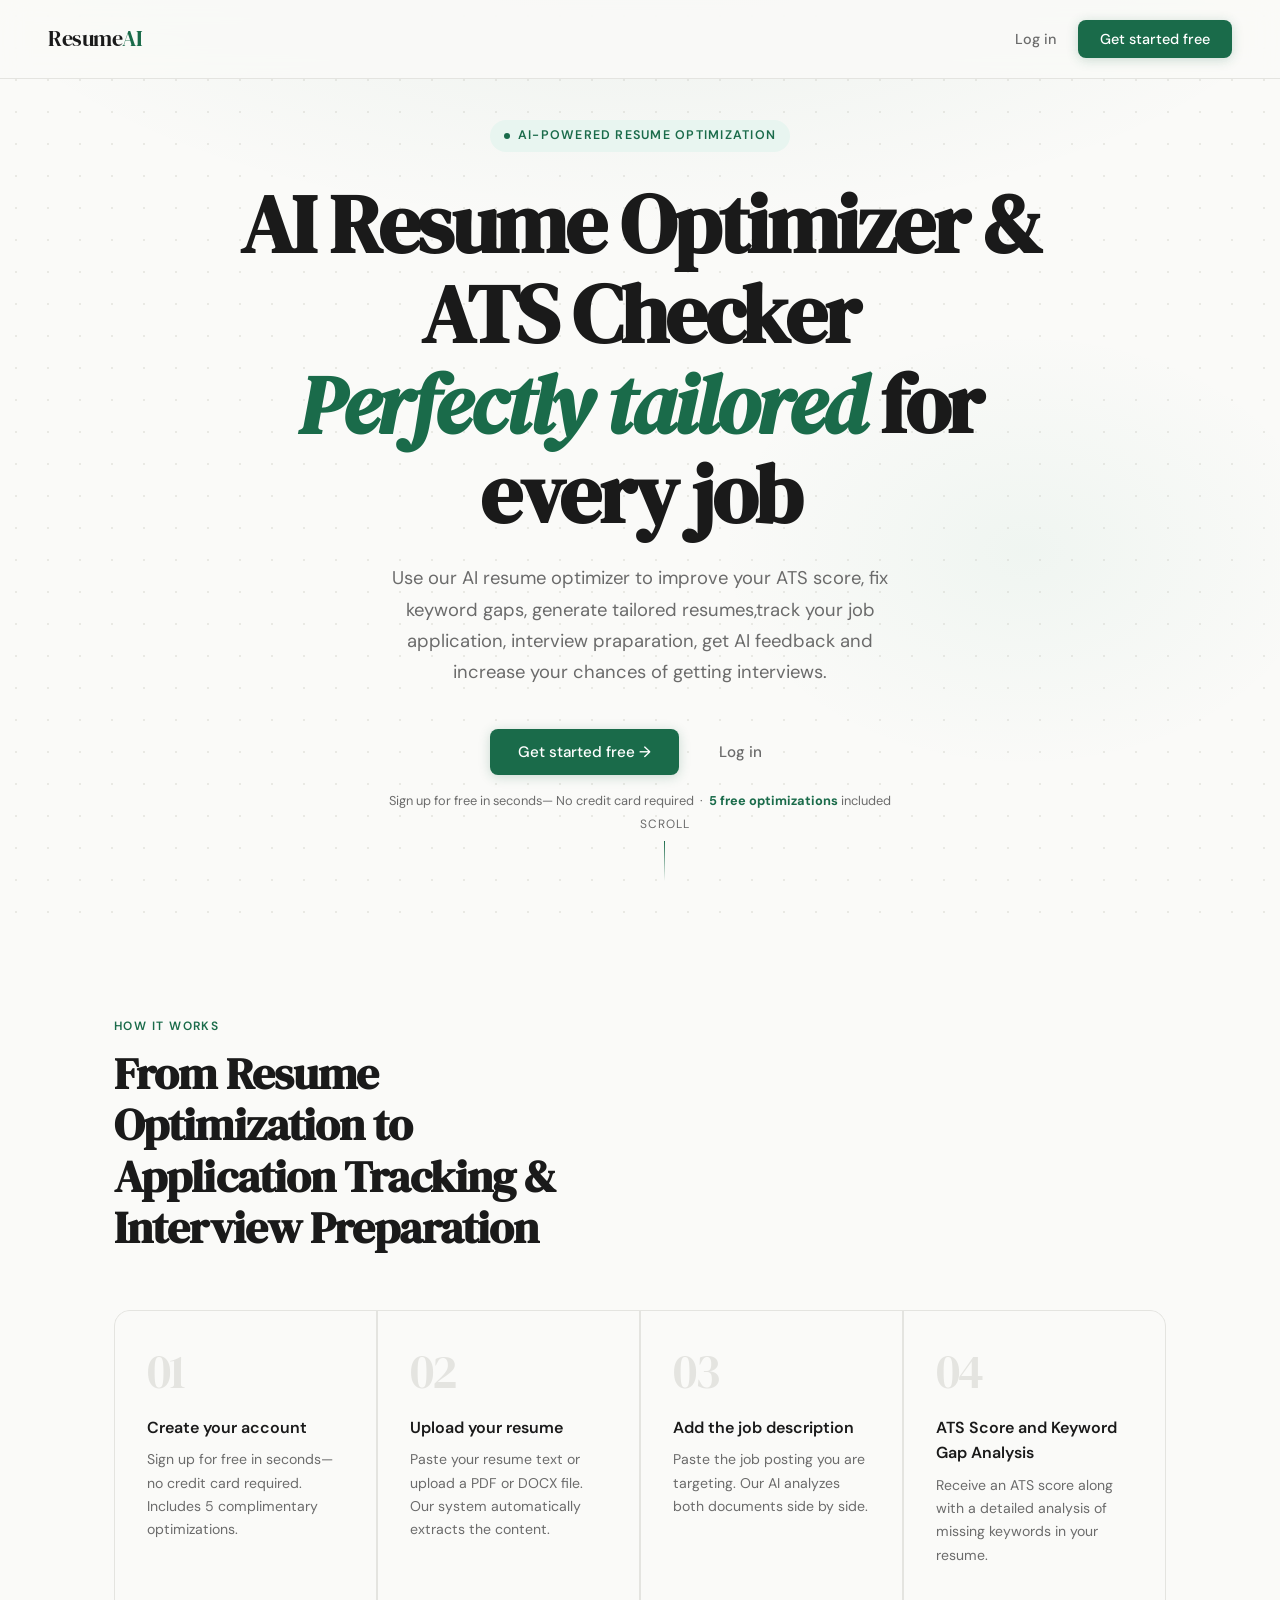
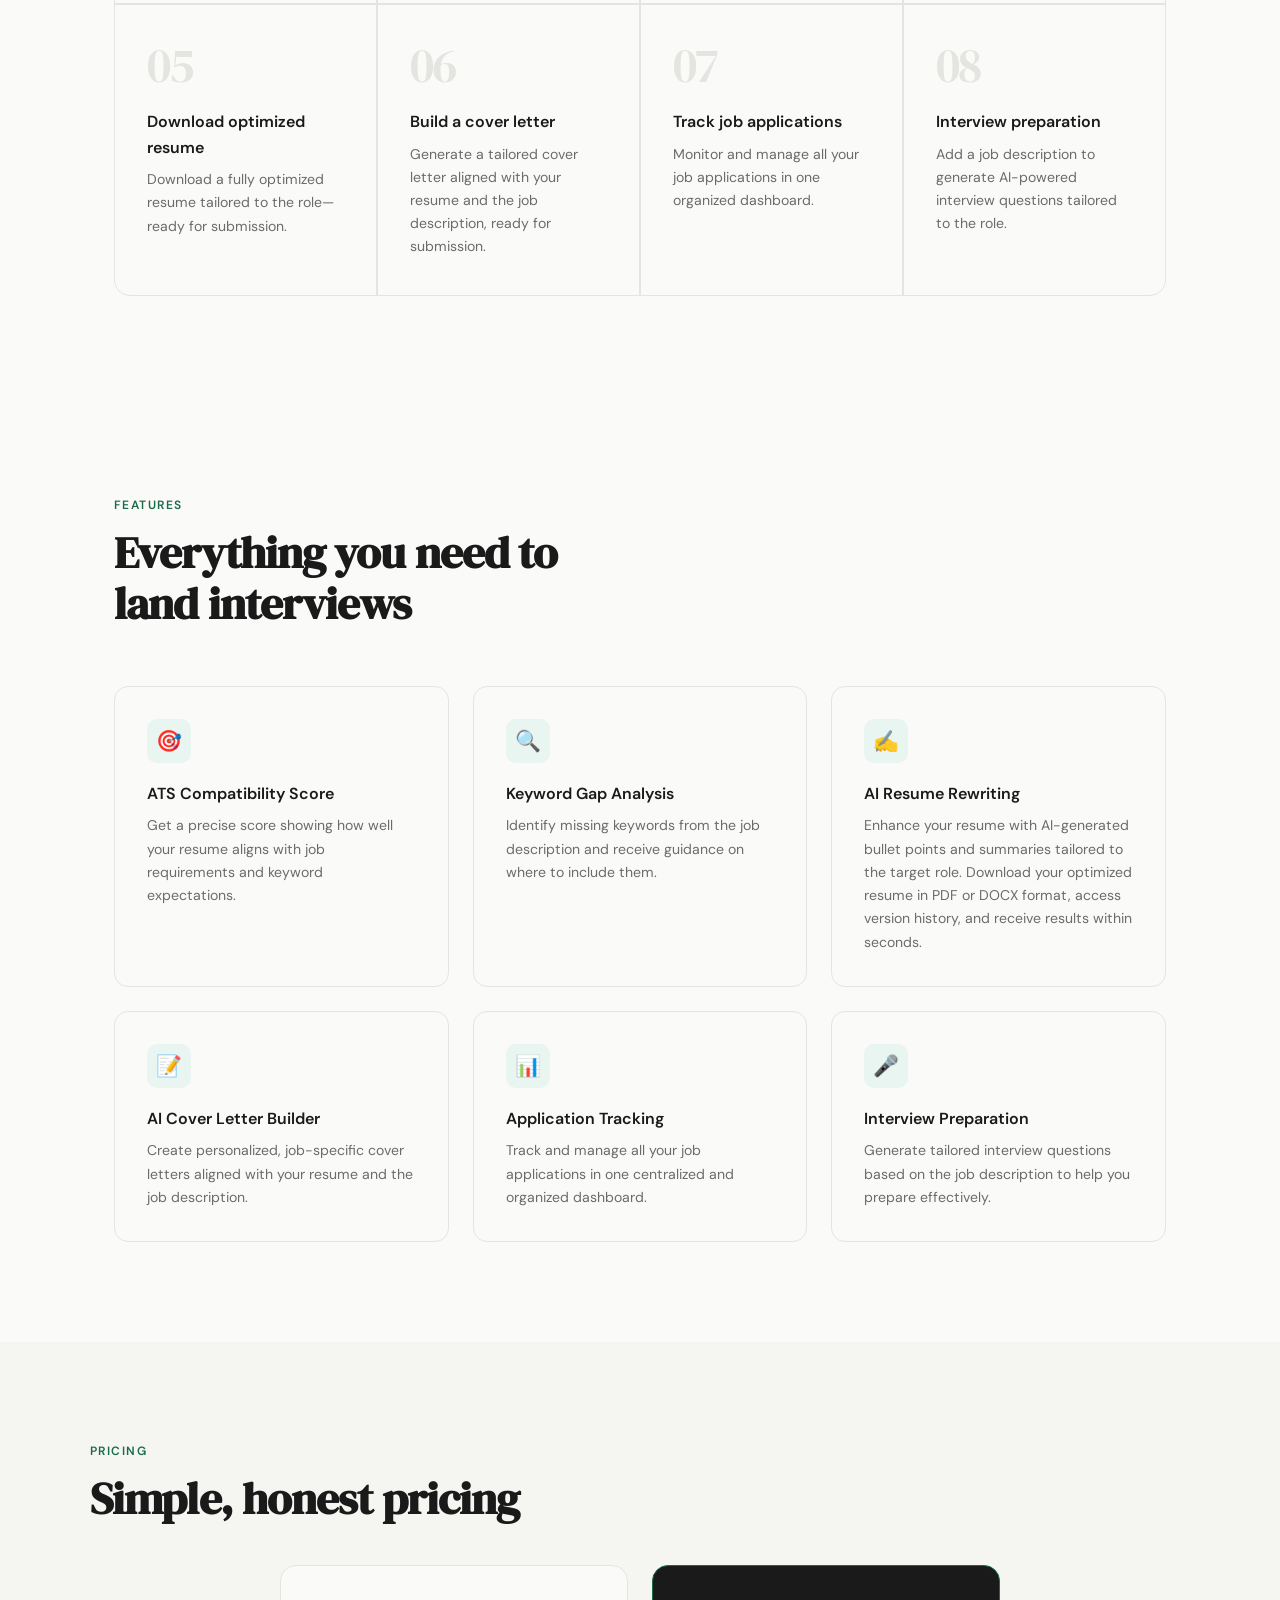
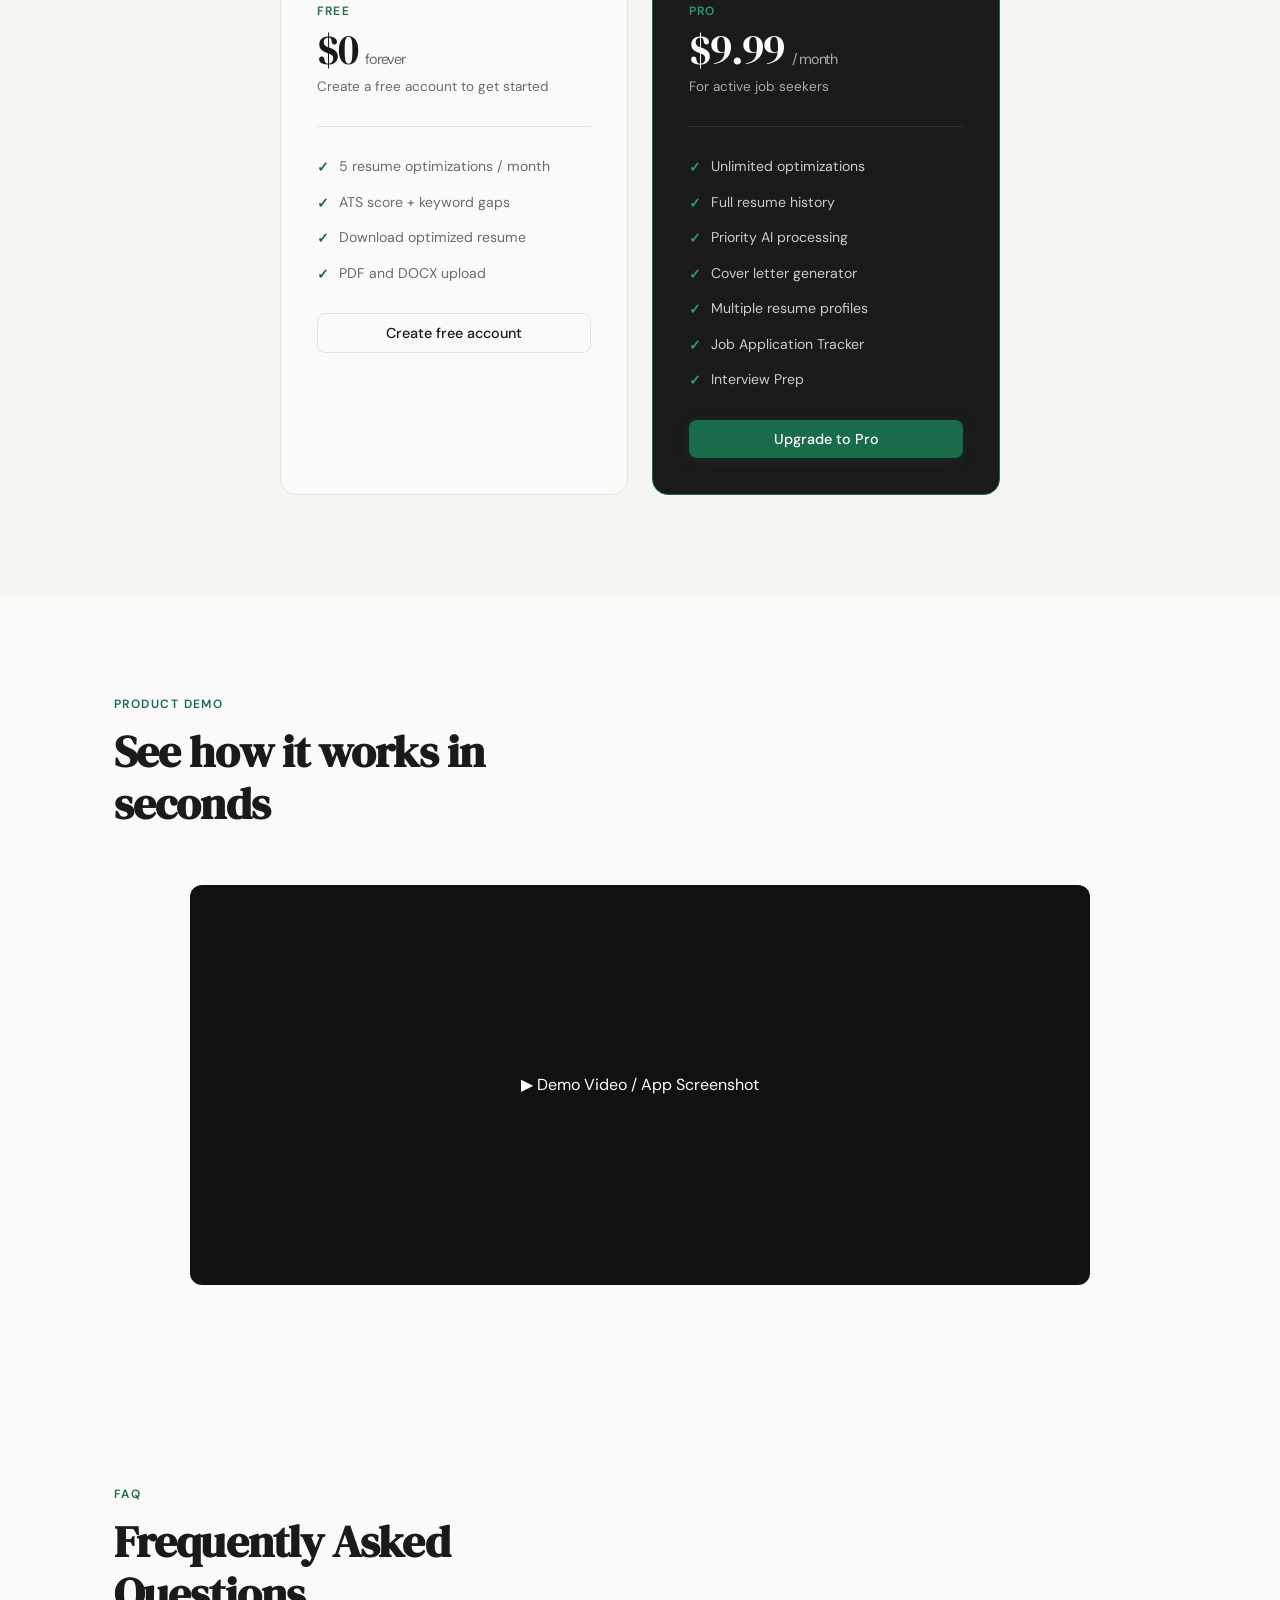
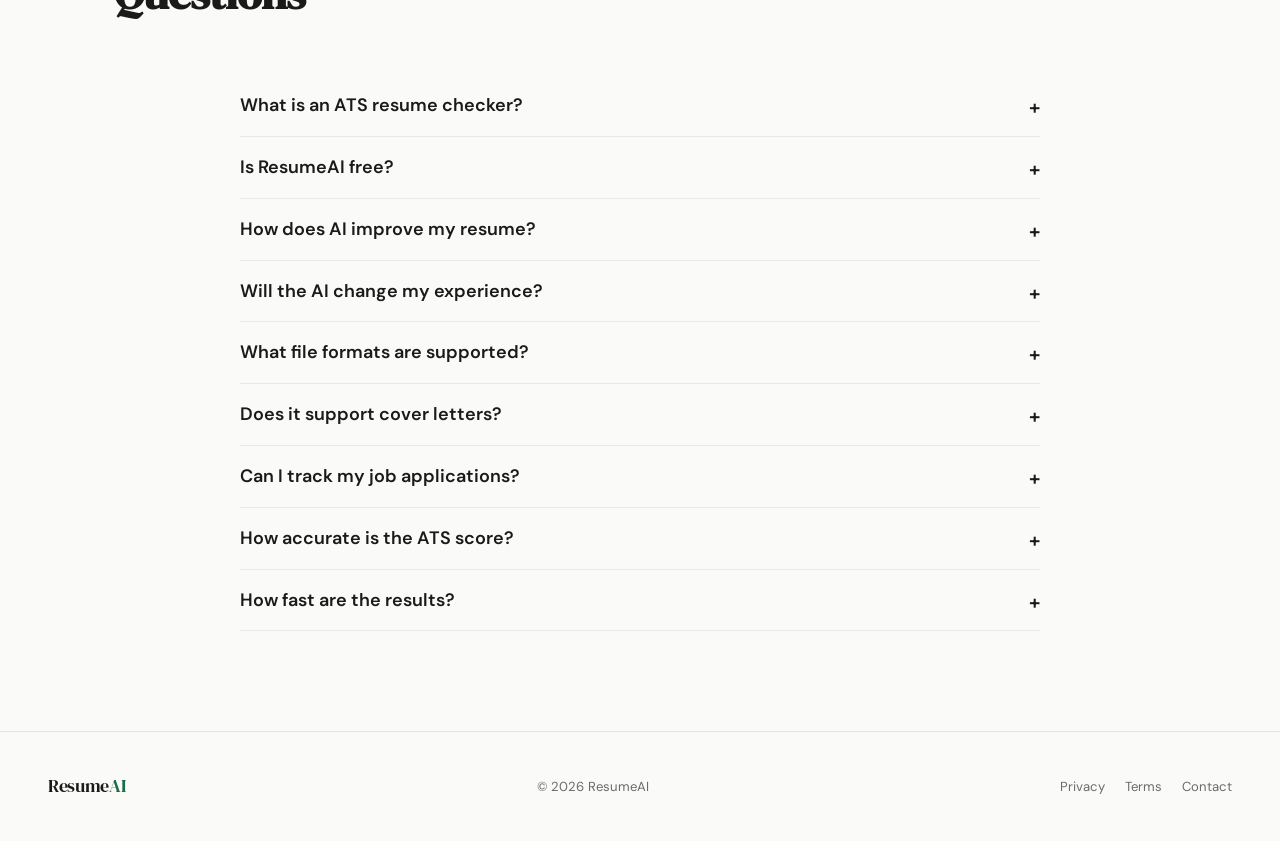
<file: frontend/index.html>
<!DOCTYPE html>
<html lang="en">

<head>
  <meta charset="UTF-8" />
  <meta name="viewport" content="width=device-width, initial-scale=1.0" />
  <title>AI Resume Optimizer & ATS Checker | ResumeAI Job Assistant</title>

  <!-- SEO Meta -->
  <meta name="description"
    content="Free AI resume optimizer and ATS checker. Improve your resume, generate cover letters, track job applications, and prepare for interviews. Get hired faster with ResumeAI." />
  <meta name="keywords"
    content="resume optimizer, ATS checker, AI resume builder, cover letter generator, job tracker, interview preparation, AI job assistant" />
  <meta name="author" content="ResumeAI" />
  <meta name="robots" content="index, follow" />

  <link rel="preconnect" href="https://fonts.googleapis.com" />

  <!-- Canonical URL -->
  <link rel="canonical" href="https://yourdomain.com/" />

  <!-- Open Graph (for LinkedIn, Facebook) -->
  <meta property="og:title" content="ResumeAI | Land Your Dream Job Faster" />
  <meta property="og:description"
    content="AI-powered resume optimization, ATS scoring, cover letters, and interview prep—all in one platform." />
  <meta property="og:type" content="website" />
  <meta property="og:url" content="https://yourdomain.com/" />
  <meta property="og:image" content="https://yourdomain.com/assets/images/preview.png" />

  <!-- Twitter Card -->
  <meta name="twitter:card" content="summary_large_image" />
  <meta name="twitter:title" content="ResumeAI | AI Job Search Assistant" />
  <meta name="twitter:description" content="Boost your resume, track jobs, and prepare for interviews with AI." />
  <meta name="twitter:image" content="https://yourdomain.com/assets/images/preview.png" />


  <link rel="preconnect" href="https://fonts.googleapis.com" />
  <link
    href="https://fonts.googleapis.com/css2?family=DM+Serif+Display:ital@0;1&family=DM+Sans:wght@300;400;500;600&display=swap"
    rel="stylesheet" />
  <link rel="stylesheet" href="assets/css/main.css" />

  <!-- Structured Data (SEO Boost 🚀) -->
  <script type="application/ld+json">
  {
    "@context": "https://schema.org",
    "@type": "SoftwareApplication",
    "name": "ResumeAI",
    "applicationCategory": "BusinessApplication",
    "operatingSystem": "Web",
    "description": "AI-powered resume optimizer, ATS checker, cover letter generator, job tracker, and interview preparation tool.",
    "url": "https://yourdomain.com/",
    "offers": {
      "@type": "Offer",
      "price": "0",
      "priceCurrency": "USD"
    }
  }
  </script>

  <script src="assets/js/config.js"></script>
  <script src="assets/js/nav.js" defer></script>
  <script src="assets/js/login.js" defer></script>
  <script src="assets/js/script.js" defer></script>
</head>

<body>
  <style>
    /* FAQ Section */
    .faq {
      max-width: 800px;
      margin: 0 auto;
    }

    .faq-item {
      border-bottom: 1px solid #e5e7eb;
      padding: 16px 0;
      cursor: pointer;
      transition: all 0.3s ease;
    }

    .faq-item h3 {
      font-size: 18px;
      font-weight: 600;
      margin: 0;
      position: relative;
      padding-right: 30px;
    }

    .faq-item h3::after {
      content: "+";
      position: absolute;
      right: 0;
      top: 0;
      font-size: 20px;
      transition: transform 0.3s ease;
    }

    .faq-item.active h3::after {
      content: "–";
    }

    .faq-item p {
      font-size: 15px;
      color: #555;
      margin-top: 10px;
      line-height: 1.6;
      display: none;
    }

    .faq-item.active p {
      display: block;
    }

    /* Optional hover effect */
    .faq-item:hover h3 {
      color: #024b1b;
    }
  </style>
  <!-- ── NAV ── -->
  <nav id="navbar">
    <a href="#" class="nav-logo">Resume<span>AI</span></a>
    <div class="nav-right">
      <!-- <span class="nav-free-badge" id="freeCounter" style="display:none;"></span> -->
      <div id="guestNav" style="display:flex;align-items:center;gap:8px;">
        <button class="btn btn-ghost" onclick="openModal('login')">Log in</button>
        <button class="btn btn-primary" onclick="openModal('signup')">Get started free</button>
      </div>
      <!-- <div id="userNav" style="display:none;">
        <div class="user-menu-wrap">
          <div class="user-avatar" id="userAvatar" onclick="toggleDropdown()">?</div>
          <div class="user-dropdown" id="userDropdown">
            <div class="user-email"><strong id="dropdownName">—</strong><span id="dropdownEmail">—</span></div>
            <button class="dropdown-item" onclick="goToMyResumes()">📄 My Resumes</button>
            <button class="dropdown-item" onclick="goToSettings()">⚙️ Settings</button>
            <button class="dropdown-item danger" onclick="logout()">↩ Log out</button>
          </div>
        </div>
      </div> -->
    </div>
  </nav>

  <!-- ── HERO ── -->
  <section class="hero">
    <div class="hero-bg"></div>
    <div class="hero-content">
      <div class="hero-eyebrow">AI-powered resume optimization</div>
      <h1>
        AI Resume Optimizer & ATS Checker<br />
        <em>Perfectly tailored</em> for every job
      </h1>
      <p class="hero-sub">
        Use our AI resume optimizer to improve your ATS score, fix keyword gaps,
        generate tailored resumes,track your job application, interview praparation, get AI feedback and increase your
        chances of getting interviews.
      </p>
      <div class="hero-cta">
        <button class="btn btn-primary" onclick="openModal('signup')">
          Get started free →
        </button>
        <button class="btn btn-ghost" onclick="openModal('login')">
          Log in
        </button>
      </div>
      <p class="hero-note">Sign up for free in seconds— No credit card required &nbsp;·&nbsp; <strong>5 free
          optimizations</strong> included</p>
    </div>
    <br>
    <div class="scroll-hint">
      <span>Scroll</span>
      <div class="scroll-line"></div>
    </div>
  </section>

  <!-- ── HOW IT WORKS ── -->
  <section class="section" id="how">
    <div class="section-label">How it works</div>
    <h2 class="section-title">From Resume Optimization to Application Tracking & Interview Preparation</h2>
    <div class="steps">
      <div class="step">
        <div class="step-num">01</div>
        <h3>Create your account</h3>
        <p>Sign up for free in seconds—no credit card required. Includes 5 complimentary optimizations.</p>
      </div>
      <div class="step">
        <div class="step-num">02</div>
        <h3>Upload your resume</h3>
        <p>Paste your resume text or upload a PDF or DOCX file. Our system automatically extracts the content.</p>
      </div>
      <div class="step">
        <div class="step-num">03</div>
        <h3>Add the job description</h3>
        <p>Paste the job posting you are targeting. Our AI analyzes both documents side by side.</p>
      </div>
      <div class="step">
        <div class="step-num">04</div>
        <h3>ATS Score and Keyword Gap Analysis</h3>
        <p>Receive an ATS score along with a detailed analysis of missing keywords in your resume.</p>
      </div>
      <div class="step">
        <div class="step-num">05</div>
        <h3>Download optimized resume</h3>
        <p>Download a fully optimized resume tailored to the role—ready for submission.</p>
      </div>
      <div class="step">
        <div class="step-num">06</div>
        <h3>Build a cover letter</h3>
        <p>Generate a tailored cover letter aligned with your resume and the job description, ready for submission.</p>
      </div>
      <div class="step">
        <div class="step-num">07</div>
        <h3>Track job applications</h3>
        <p>Monitor and manage all your job applications in one organized dashboard.</p>
      </div>
      <div class="step">
        <div class="step-num">08</div>
        <h3>Interview preparation</h3>
        <p>Add a job description to generate AI-powered interview questions tailored to the role.</p>
      </div>
    </div>
  </section>

  <!-- ── FEATURES ── -->
  <section class="section" id="features">
    <div class="section-label">Features</div>
    <h2 class="section-title">Everything you need to land interviews</h2>
    <div class="features-grid">
      <div class="feature-card">
        <div class="feature-icon">🎯</div>
        <h3>ATS Compatibility Score</h3>
        <p>Get a precise score showing how well your resume aligns with job requirements and keyword expectations.</p>
      </div>
      <div class="feature-card">
        <div class="feature-icon">🔍</div>
        <h3>Keyword Gap Analysis</h3>
        <p>Identify missing keywords from the job description and receive guidance on where to include them.</p>
      </div>
      <div class="feature-card">
        <div class="feature-icon">✍️</div>
        <h3>AI Resume Rewriting</h3>
        <p>
          Enhance your resume with AI-generated bullet points and summaries tailored to the target role.
          Download your optimized resume in PDF or DOCX format, access version history, and receive results within
          seconds.
        </p>
      </div>
      <div class="feature-card">
        <div class="feature-icon">📝</div>
        <h3>AI Cover Letter Builder</h3>
        <p>Create personalized, job-specific cover letters aligned with your resume and the job description.</p>
      </div>
      <div class="feature-card">
        <div class="feature-icon">📊</div>
        <h3>Application Tracking</h3>
        <p>Track and manage all your job applications in one centralized and organized dashboard.</p>
      </div>
      <div class="feature-card">
        <div class="feature-icon">🎤</div>
        <h3>Interview Preparation</h3>
        <p>Generate tailored interview questions based on the job description to help you prepare effectively.</p>
      </div>
    </div>
  </section>

  <!-- ── PRICING ── -->
  <section class="pricing-section" id="pricing">
    <div class="pricing-inner">
      <div class="section-label">Pricing</div>
      <h2 class="section-title" style="margin-bottom:40px;">Simple, honest pricing</h2>
      <div class="pricing-cards">
        <div class="pricing-card">
          <div class="pricing-tier">Free</div>
          <div class="pricing-price">$0 <span>forever</span></div>
          <p class="pricing-desc">Create a free account to get started</p>
          <ul class="pricing-features">
            <li>5 resume optimizations / month</li>
            <li>ATS score + keyword gaps</li>
            <li>Download optimized resume</li>
            <li>PDF and DOCX upload</li>
          </ul>
          <button class="btn btn-outline" style="width:100%;justify-content:center;" onclick="openModal('signup')">
            Create free account
          </button>
        </div>
        <div class="pricing-card featured">
          <div class="pricing-tier">Pro</div>
          <div class="pricing-price">$9.99 <span>/ month</span></div>
          <p class="pricing-desc">For active job seekers</p>
          <ul class="pricing-features">
            <li>Unlimited optimizations</li>
            <li>Full resume history</li>
            <li>Priority AI processing</li>
            <li>Cover letter generator</li>
            <li>Multiple resume profiles</li>
            <li>Job Application Tracker</li>
            <li>Interview Prep</li>
          </ul>
          <button class="btn btn-primary" style="width:100%;justify-content:center;" onclick="openModal('signup')">
            Upgrade to Pro
          </button>
        </div>
      </div>
    </div>
  </section>

  <section class="section">
    <div class="section-label">Product Demo</div>
    <h2 class="section-title">See how it works in seconds</h2>

    <div style="max-width:900px;margin:0 auto;text-align:center;">
      <div
        style="background:#111;border-radius:12px;height:400px;display:flex;align-items:center;justify-content:center;color:#fff;">
        ▶ Demo Video / App Screenshot
      </div>
    </div>
  </section>

  <!-- FAQ -->
  <section class="section">
    <div class="section-label">FAQ</div>
    <h2 class="section-title">Frequently Asked Questions</h2>

    <div class="faq">
      <div class="faq-item">
        <h3>What is an ATS resume checker?</h3>
        <p>An ATS resume checker analyzes your resume against job descriptions to ensure it passes applicant tracking
          systems used by employers.</p>
      </div>

      <div class="faq-item">
        <h3>Is ResumeAI free?</h3>
        <p>Yes, ResumeAI offers a free plan that includes 5 resume optimizations per month.</p>
      </div>

      <div class="faq-item">
        <h3>How does AI improve my resume?</h3>
        <p>Our AI identifies missing keywords, rewrites content, and enhances structure to better align with job
          requirements.</p>
      </div>

      <div class="faq-item">
        <h3>Will the AI change my experience?</h3>
        <p>No, the AI enhances and rewrites your existing experience without adding false or misleading information.</p>
      </div>

      <div class="faq-item">
        <h3>What file formats are supported?</h3>
        <p>You can upload PDF or DOCX files and download your optimized resume in both formats.</p>
      </div>

      <div class="faq-item">
        <h3>Does it support cover letters?</h3>
        <p>Yes, you can generate tailored cover letters based on your resume and the job description.</p>
      </div>

      <div class="faq-item">
        <h3>Can I track my job applications?</h3>
        <p>Yes, ResumeAI includes a dashboard to help you track and manage all your job applications in one place.</p>
      </div>

      <div class="faq-item">
        <h3>How accurate is the ATS score?</h3>
        <p>The score is based on industry-standard ATS practices, including keyword relevance, formatting, and content
          alignment.</p>
      </div>

      <div class="faq-item">
        <h3>How fast are the results?</h3>
        <p>Most resume optimizations and analyses are completed within 2-3 seconds.</p>
      </div>
    </div>
  </section>

  <!-- ── FOOTER ── -->
  <footer>
    <span class="nav-logo" style="font-size:1.1rem;">Resume<span style="color:var(--accent)">AI</span></span>
    <span>©
      <script>document.write(new Date().getFullYear())</script> ResumeAI
    </span>
    <div style="display:flex;gap:20px;">
      <a href="/privacy.html">Privacy</a>
      <a href="terms.html">Terms</a>
      <a href="contact_us.html">Contact</a>
    </div>
  </footer>

  <!-- ── AUTH MODAL ── -->
  <div class="modal-overlay" id="modalOverlay" onclick="handleOverlayClick(event)">
    <div class="modal" role="dialog" aria-modal="true">
      <button class="modal-close" onclick="closeModal()" aria-label="Close">✕</button>
      <div class="modal-logo">Resume<span>AI</span></div>
      <div class="modal-tabs">
        <button class="modal-tab active" id="tabLogin" onclick="switchTab('login')">Log in</button>
        <button class="modal-tab" id="tabSignup" onclick="switchTab('signup')">Sign up</button>
      </div>
      <div class="modal-alert" id="modalAlert"></div>

      <!-- LOGIN PANEL -->
      <div class="tab-panel active" id="panelLogin">
        <p class="modal-subtitle">Welcome back. Log in to access your resume history and saved results.</p>
        <form onsubmit="handleLogin(event)" novalidate>
          <div class="form-group">
            <label class="form-label" for="loginEmail">Email address</label>
            <input class="form-input" type="email" id="loginEmail" placeholder="you@example.com" autocomplete="email"
              required />
            <div class="form-error" id="loginEmailError">Please enter a valid email address.</div>
          </div>
          <div class="form-group">
            <label class="form-label" for="loginPassword">Password</label>
            <input class="form-input" type="password" id="loginPassword" placeholder="Your password"
              autocomplete="current-password" required />
            <div class="form-error" id="loginPasswordError">Password is required.</div>
          </div>
          <button type="submit" class="form-submit" id="loginBtn">
            Log in
            <div class="spinner"></div>
          </button>
        </form>
        <div class="form-divider">or</div>
        <p style="text-align:center;font-size:0.84rem;color:var(--muted)">
          Don't have an account? <a href="#" style="color:var(--accent);text-decoration:none;font-weight:500"
            onclick="switchTab('signup');return false;">Sign up free →</a>
        </p>
      </div>

      <!-- SIGNUP PANEL -->
      <div class="tab-panel" id="panelSignup">
        <p class="modal-subtitle">Create your free account to save optimizations and access your resume history.</p>
        <form onsubmit="handleSignup(event)" novalidate>
          <div class="form-group">
            <label class="form-label" for="signupName">Full name</label>
            <input class="form-input" type="text" id="signupName" placeholder="Alex Johnson" autocomplete="name"
              required />
            <div class="form-error" id="signupNameError">Please enter your name.</div>
          </div>
          <div class="form-group">
            <label class="form-label" for="signupEmail">Email address</label>
            <input class="form-input" type="email" id="signupEmail" placeholder="you@example.com" autocomplete="email"
              required />
            <div class="form-error" id="signupEmailError">Please enter a valid email address.</div>
          </div>
          <div class="form-group">
            <label class="form-label" for="signupPassword">Password</label>
            <input class="form-input" type="password" id="signupPassword" placeholder="At least 8 characters"
              autocomplete="new-password" required oninput="checkStrength(this.value)" />
            <div class="strength-bar">
              <div class="strength-fill" id="strengthFill"></div>
            </div>
            <div class="strength-label" id="strengthLabel"></div>
            <div class="form-error" id="signupPasswordError">Password must be at least 8 characters.</div>
          </div>
          <button type="submit" class="form-submit" id="signupBtn">
            Create account
            <div class="spinner"></div>
          </button>
        </form>
        <div class="form-divider">or</div>
        <p style="text-align:center;font-size:0.84rem;color:var(--muted)">
          Already have an account? <a href="#" style="color:var(--accent);text-decoration:none;font-weight:500"
            onclick="switchTab('login');return false;">Log in →</a>
        </p>
      </div>
    </div>
  </div>

  <!-- ── TOAST ── -->
  <div class="toast" id="toast"></div>
  <script>
    document.querySelectorAll(".faq-item").forEach(item => {
      item.addEventListener("click", () => {
        item.classList.toggle("active");
      });
    });
  </script>
</body>

</html>
</file>
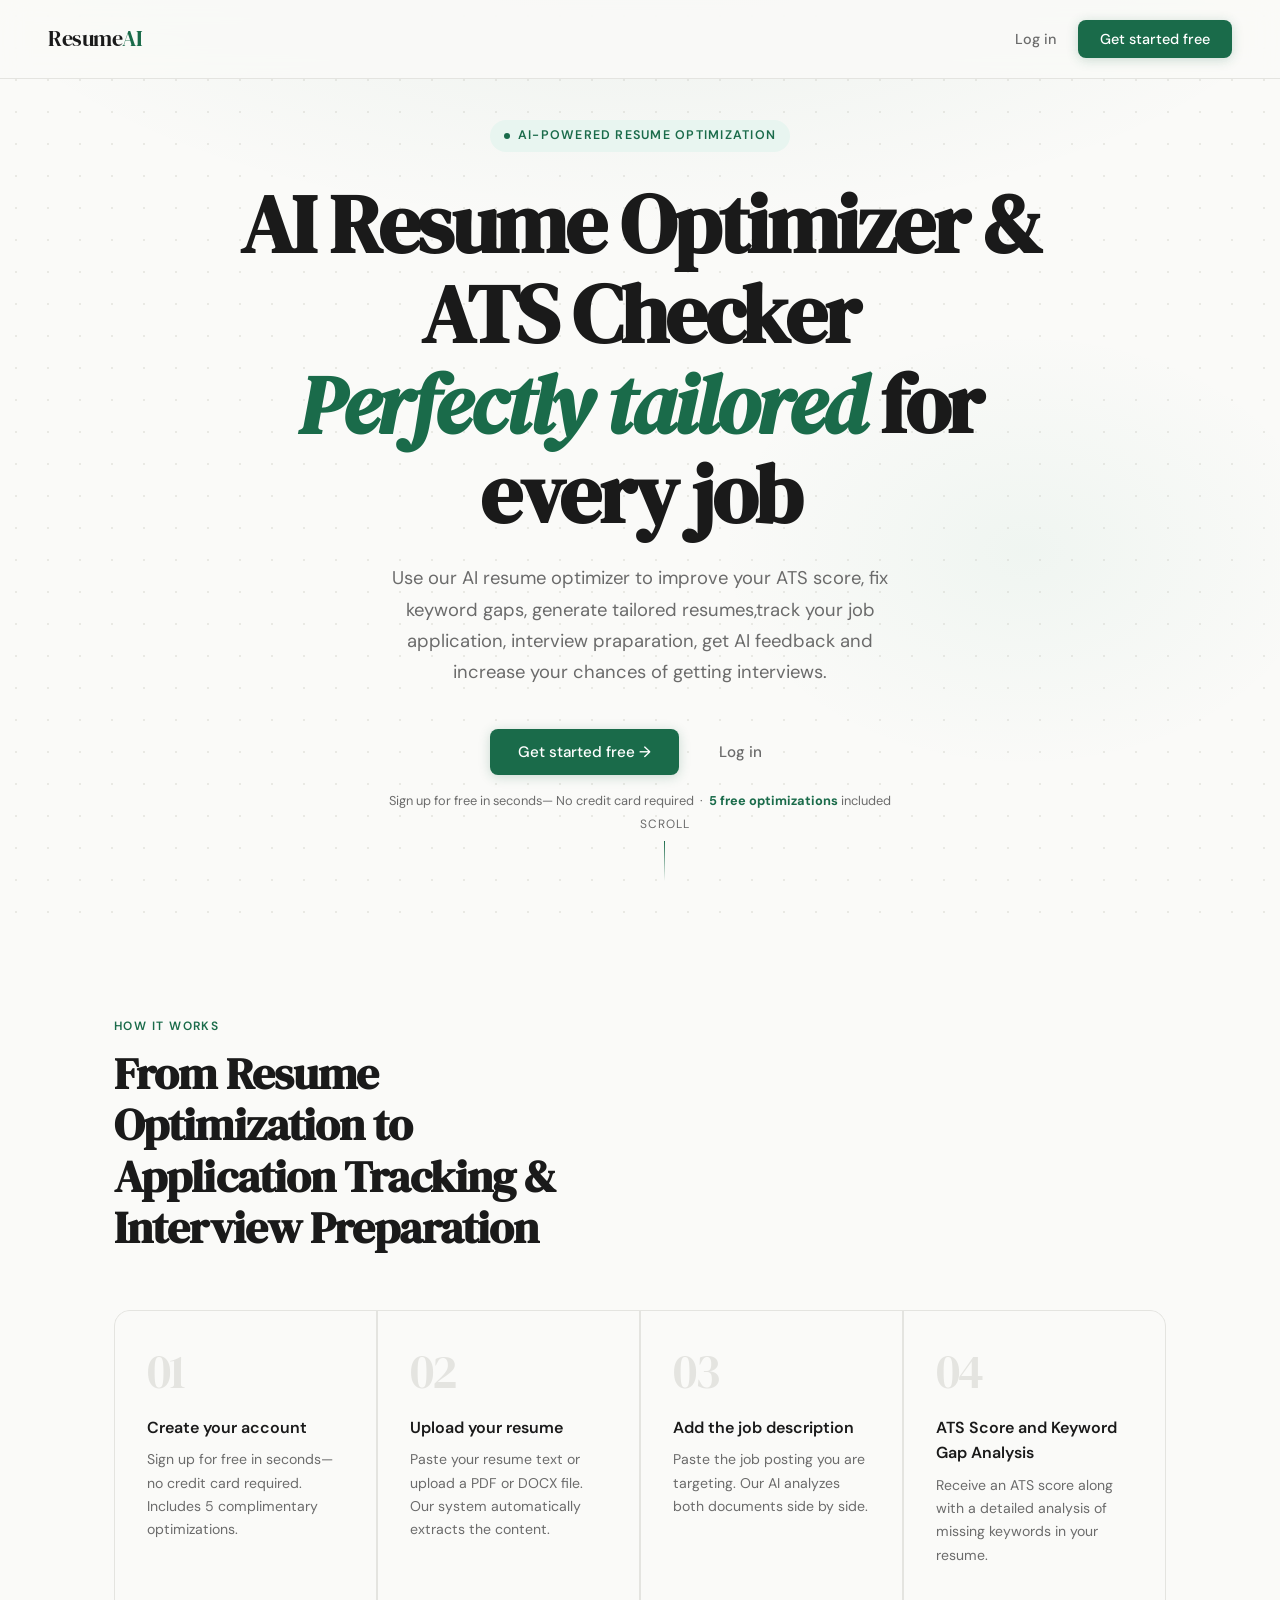
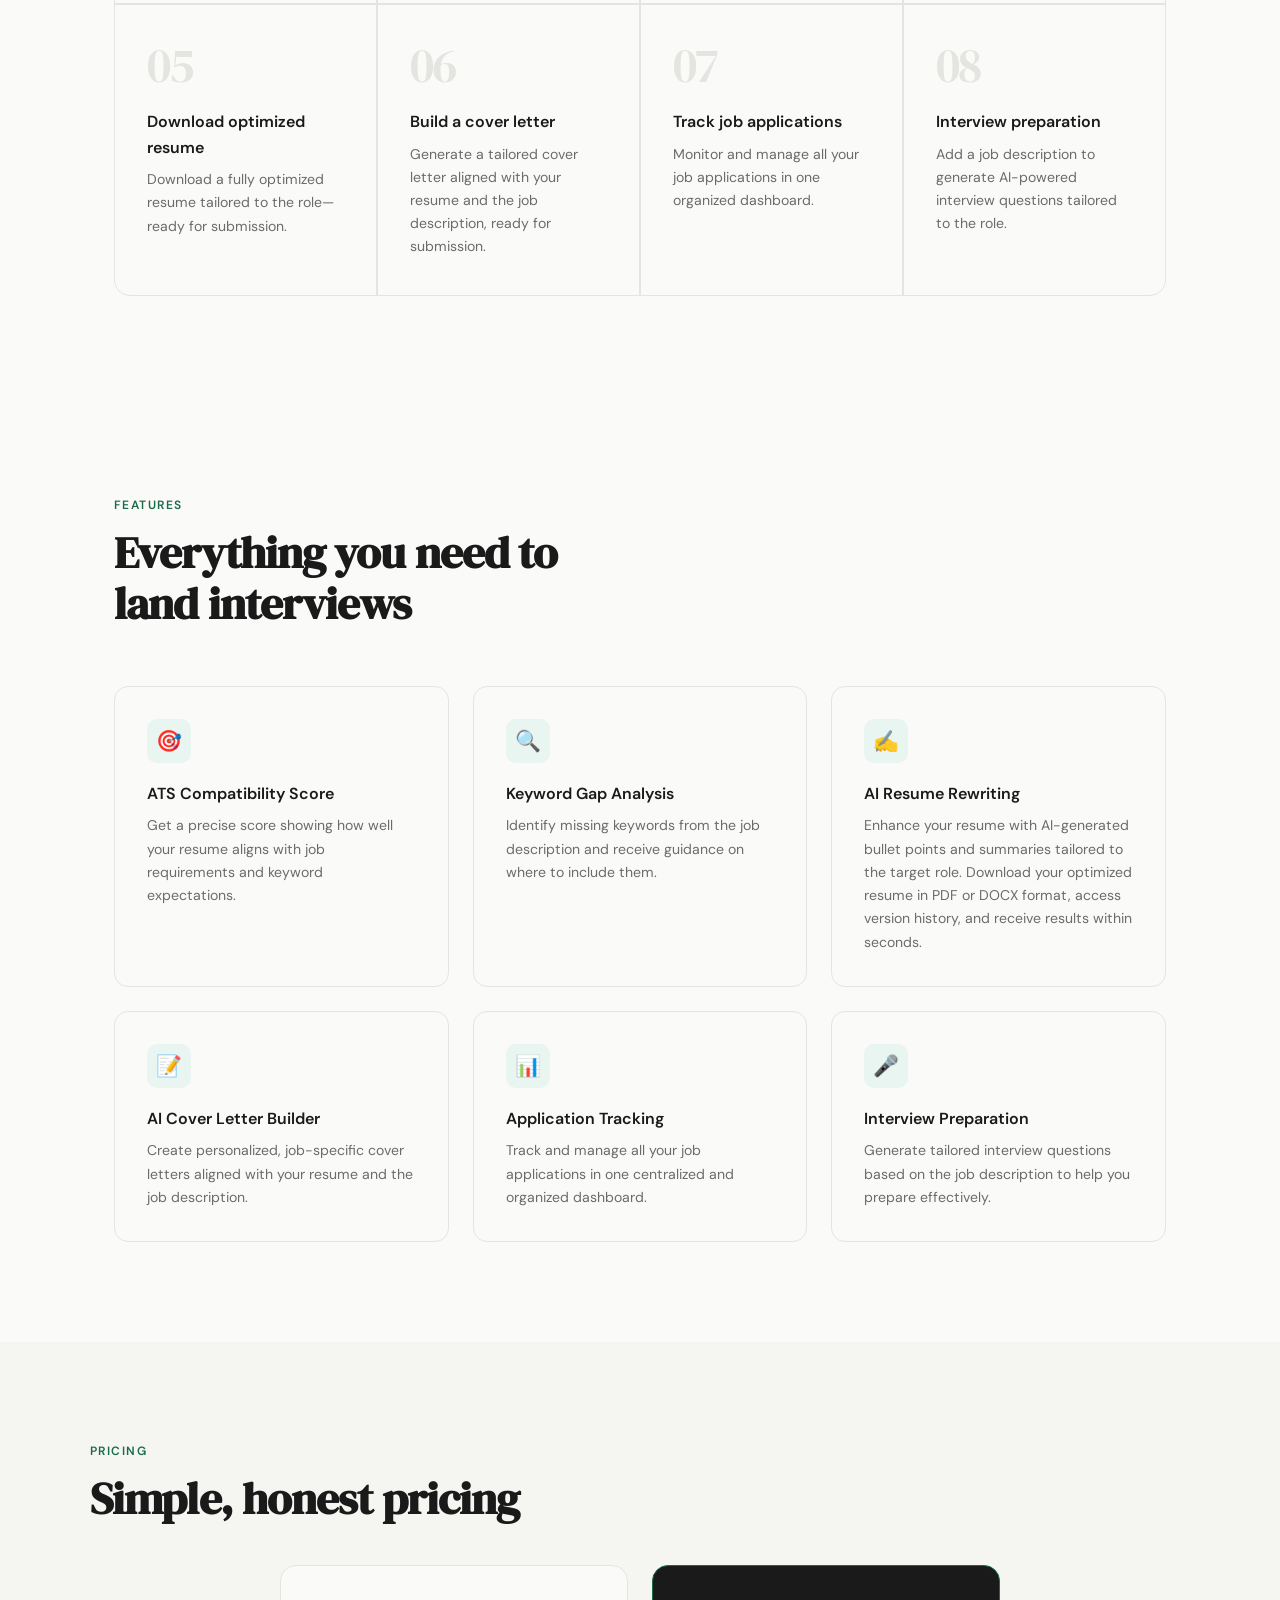
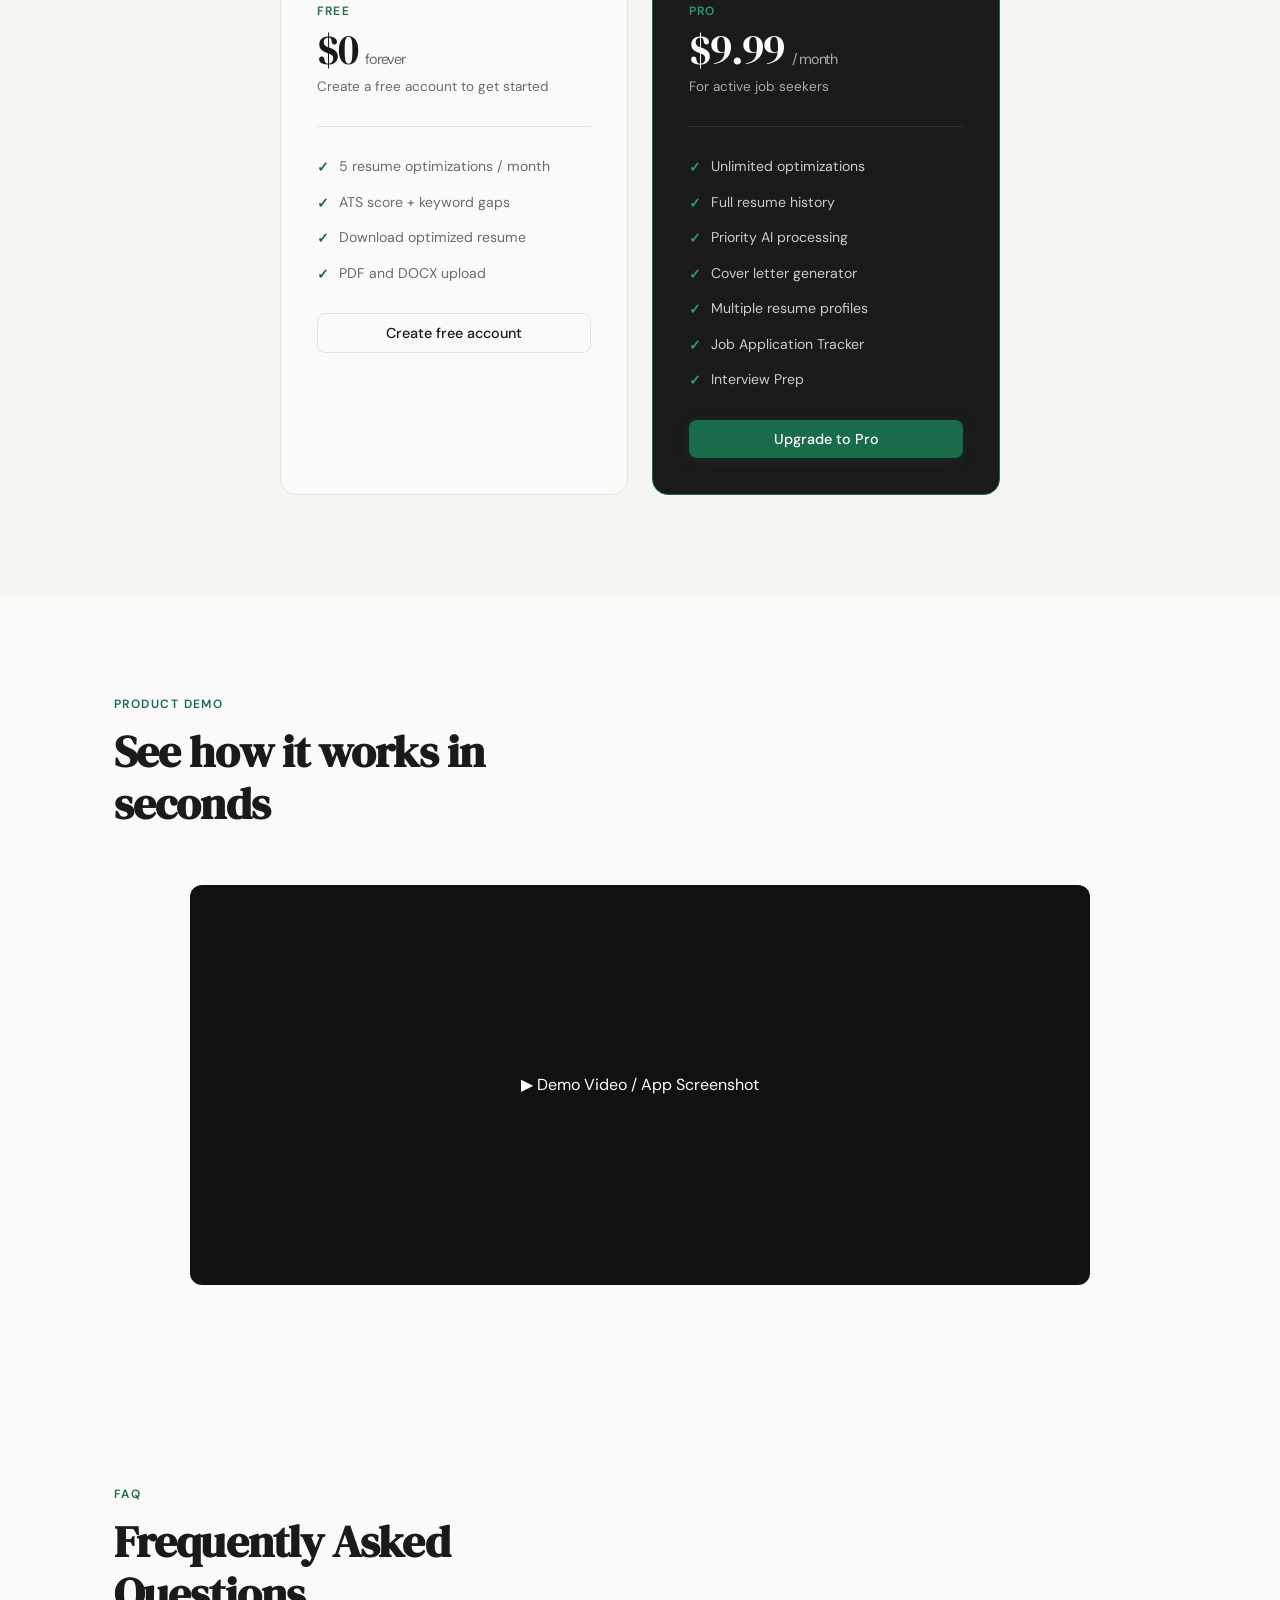
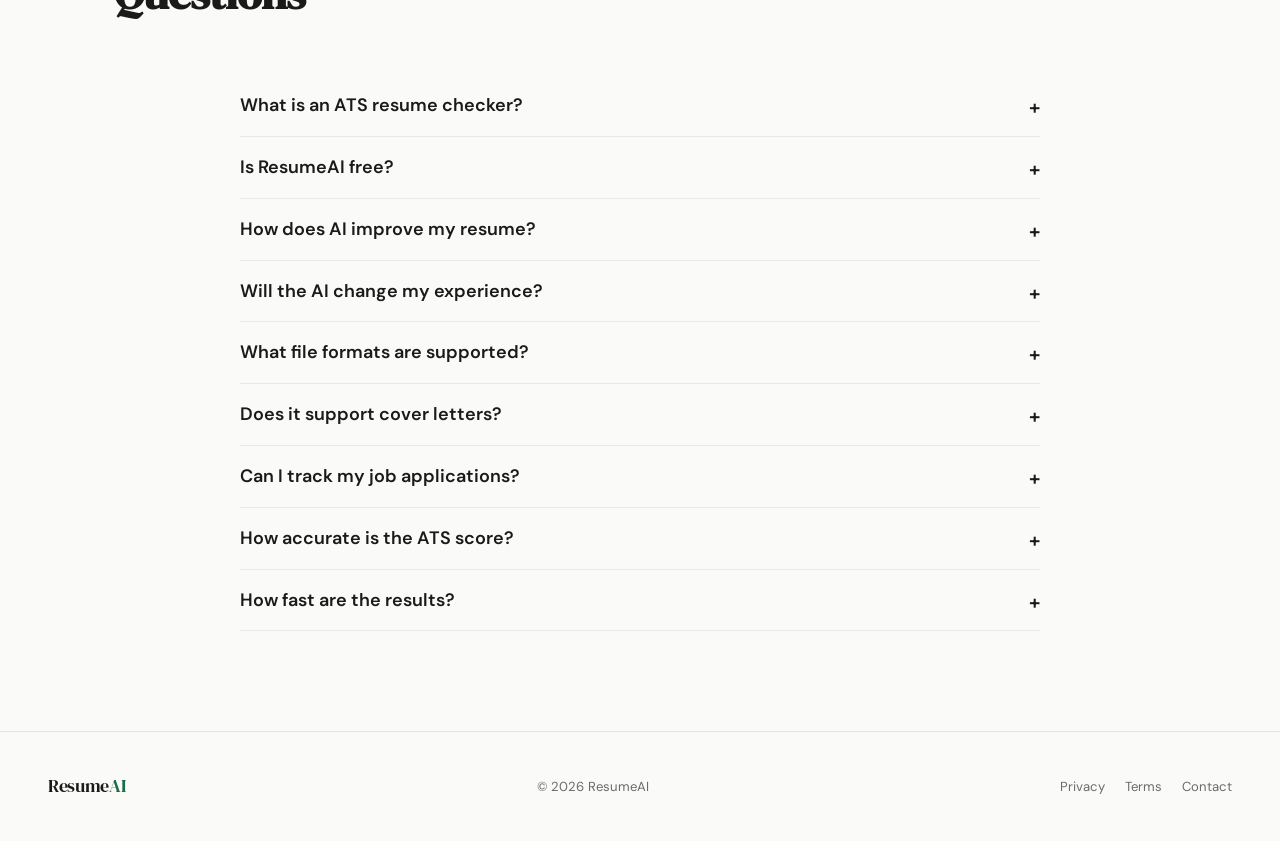
<file: frontend/dashboard.html>
<!DOCTYPE html>
<html lang="en">

<head>
  <meta charset="UTF-8" />
  <meta name="viewport" content="width=device-width, initial-scale=1.0" />
  <title>ResumeAI — Land Your Dream Job</title>
  <link rel="preconnect" href="https://fonts.googleapis.com" />
  <link
    href="https://fonts.googleapis.com/css2?family=DM+Serif+Display:ital@0;1&family=DM+Sans:wght@300;400;500;600&display=swap"
    rel="stylesheet" />
  <link rel="stylesheet" href="assets/css/main.css" />
  <script src="assets/js/config.js"></script>
  <script src="assets/js/nav.js" defer></script>
  <script src="assets/js/login.js" defer></script>
  <script src="assets/js/script.js" defer></script>
  <style>
    body {
      padding-top: 80px;
    }

    .dashboard-wrapper {
      max-width: 1100px;
      margin: 0 auto;
      padding: 48px 24px 100px;
    }

    /* ── WELCOME HEADER ── */
    .dashboard-header {
      margin-bottom: 48px;
    }

    .dashboard-eyebrow {
      font-size: 0.75rem;
      font-weight: 600;
      letter-spacing: 0.1em;
      text-transform: uppercase;
      color: var(--accent);
      margin-bottom: 8px;
    }

    .dashboard-title {
      font-family: 'DM Serif Display', serif;
      font-size: clamp(1.8rem, 4vw, 2.6rem);
      letter-spacing: -0.02em;
      color: var(--ink);
      margin-bottom: 8px;
    }

    .dashboard-subtitle {
      font-size: 0.95rem;
      color: var(--muted);
    }

    /* ── PRO BANNER ── */
    .pro-banner {
      display: none;
      background: linear-gradient(135deg, #1a7a4a 0%, #155a3d 100%);
      border-radius: 16px;
      padding: 20px 28px;
      margin-bottom: 32px;
      display: none;
      align-items: center;
      justify-content: space-between;
      gap: 16px;
      flex-wrap: wrap;
    }

    .pro-banner.show {
      display: flex;
    }

    .pro-banner-left {
      display: flex;
      align-items: center;
      gap: 14px;
    }

    .pro-badge-icon {
      width: 44px;
      height: 44px;
      border-radius: 12px;
      background: rgba(255, 255, 255, 0.15);
      display: flex;
      align-items: center;
      justify-content: center;
      font-size: 1.3rem;
    }

    .pro-banner-text strong {
      display: block;
      color: white;
      font-size: 1rem;
      margin-bottom: 2px;
    }

    .pro-banner-text span {
      color: rgba(255, 255, 255, 0.75);
      font-size: 0.85rem;
    }

    .btn-manage-billing {
      background: rgba(255, 255, 255, 0.15);
      color: white;
      border: 1px solid rgba(255, 255, 255, 0.3);
      padding: 8px 18px;
      border-radius: 8px;
      font-size: 0.85rem;
      font-weight: 600;
      font-family: inherit;
      cursor: pointer;
      transition: all 0.15s;
      white-space: nowrap;
      text-decoration: none;
      display: inline-block;
    }

    .btn-manage-billing:hover {
      background: rgba(255, 255, 255, 0.25);
    }

    /* ── STATS ROW ── */
    .stats-row {
      display: grid;
      grid-template-columns: repeat(auto-fit, minmax(180px, 1fr));
      gap: 16px;
      margin-bottom: 40px;
    }

    .stat-card {
      background: var(--white);
      border: 1px solid var(--border);
      border-radius: 14px;
      padding: 20px 24px;
    }

    .stat-card.pro-highlight {
      border-color: #1a7a4a;
    }

    .stat-label {
      font-size: 0.75rem;
      font-weight: 600;
      letter-spacing: 0.08em;
      text-transform: uppercase;
      color: var(--muted);
      margin-bottom: 8px;
    }

    .stat-value {
      font-family: 'DM Serif Display', serif;
      font-size: 2rem;
      letter-spacing: -0.02em;
      color: var(--ink);
      line-height: 1;
    }

    .stat-value.accent {
      color: var(--accent);
    }

    .stat-value.gold {
      color: #c9a84c;
    }

    .stat-desc {
      font-size: 0.78rem;
      color: var(--muted);
      margin-top: 4px;
    }

    /* ── CTA CARD ── */
    .cta-card {
      background: var(--accent);
      border-radius: 16px;
      padding: 36px 40px;
      display: flex;
      align-items: center;
      justify-content: space-between;
      gap: 24px;
      margin-bottom: 40px;
      flex-wrap: wrap;
    }

    .cta-card-text h2 {
      font-family: 'DM Serif Display', serif;
      font-size: 1.5rem;
      color: white;
      margin-bottom: 6px;
      letter-spacing: -0.01em;
    }

    .cta-card-text p {
      font-size: 0.9rem;
      color: rgba(255, 255, 255, 0.75);
    }

    .btn-cta-white {
      background: white;
      color: var(--accent);
      border: none;
      padding: 13px 28px;
      border-radius: 9px;
      font-size: 0.95rem;
      font-weight: 600;
      font-family: inherit;
      cursor: pointer;
      transition: all 0.18s;
      white-space: nowrap;
    }

    .btn-cta-white:hover {
      background: var(--accent-light);
      transform: translateY(-1px);
    }

    /* ── SECTION HEADER ── */
    .section-header {
      display: flex;
      align-items: center;
      justify-content: space-between;
      margin-bottom: 16px;
    }

    .section-heading {
      font-family: 'DM Serif Display', serif;
      font-size: 1.3rem;
      color: var(--ink);
      letter-spacing: -0.01em;
    }

    /* ── EMPTY STATE ── */
    .empty-state {
      text-align: center;
      padding: 64px 24px;
      background: var(--surface);
      border: 1px dashed var(--border);
      border-radius: 16px;
    }

    .empty-icon {
      font-size: 2.5rem;
      margin-bottom: 16px;
    }

    .empty-title {
      font-family: 'DM Serif Display', serif;
      font-size: 1.3rem;
      color: var(--ink);
      margin-bottom: 8px;
    }

    .empty-desc {
      font-size: 0.9rem;
      color: var(--muted);
      margin-bottom: 24px;
      max-width: 360px;
      margin-left: auto;
      margin-right: auto;
      line-height: 1.7;
    }

    /* ── RESUME HISTORY LIST ── */
    .resume-list {
      display: flex;
      flex-direction: column;
      gap: 12px;
    }

    .resume-item {
      background: var(--white);
      border: 1px solid var(--border);
      border-radius: 12px;
      padding: 18px 20px;
      display: flex;
      align-items: center;
      justify-content: space-between;
      gap: 16px;
      transition: border-color 0.18s;
    }

    .resume-item:hover {
      border-color: var(--accent);
    }

    .resume-item-left {
      display: flex;
      align-items: center;
      gap: 14px;
      flex: 1;
      min-width: 0;
    }

    .resume-item-icon {
      width: 40px;
      height: 40px;
      background: var(--accent-light);
      border-radius: 10px;
      display: flex;
      align-items: center;
      justify-content: center;
      font-size: 1.1rem;
      flex-shrink: 0;
    }

    .resume-item-info {
      min-width: 0;
    }

    .resume-item-title {
      font-size: 0.92rem;
      font-weight: 600;
      color: var(--ink);
      white-space: nowrap;
      overflow: hidden;
      text-overflow: ellipsis;
    }

    .resume-item-meta {
      font-size: 0.78rem;
      color: var(--muted);
      margin-top: 2px;
    }

    .resume-item-score {
      font-size: 0.85rem;
      font-weight: 700;
      padding: 4px 10px;
      border-radius: 20px;
      white-space: nowrap;
      flex-shrink: 0;
    }

    .score-high {
      background: var(--accent-light);
      color: var(--accent);
    }

    .score-mid {
      background: #fef3c7;
      color: #d97706;
    }

    .score-low {
      background: #fdf0ef;
      color: var(--danger);
    }

    /* ── USAGE BANNER (free users only) ── */
    .usage-banner {
      background: var(--surface);
      border: 1px solid var(--border);
      border-radius: 12px;
      padding: 16px 20px;
      display: flex;
      align-items: center;
      justify-content: space-between;
      gap: 16px;
      margin-bottom: 40px;
      flex-wrap: wrap;
    }

    .usage-banner-left {
      display: flex;
      align-items: center;
      gap: 12px;
    }

    .usage-bar-wrap {
      flex: 1;
      max-width: 200px;
    }

    .usage-bar-track {
      height: 6px;
      background: var(--border);
      border-radius: 4px;
      overflow: hidden;
      margin-top: 6px;
    }

    .usage-bar-fill {
      height: 100%;
      background: var(--accent);
      border-radius: 4px;
      transition: width 0.4s ease;
    }

    .usage-text {
      font-size: 0.85rem;
      color: var(--muted);
    }

    .usage-text strong {
      color: var(--ink);
    }

    @media (max-width: 640px) {
      .cta-card {
        padding: 24px 20px;
      }

      .stats-row {
        grid-template-columns: 1fr 1fr;
      }
    }
  </style>
</head>

<body>

  <!-- ── NAV ── -->
  <nav id="navbar">
    <a href="dashboard.html" class="nav-logo">Resume<span>AI</span></a>
    <div class="nav-right">
      <!-- <span class="nav-free-badge" id="freeCounter" style="display:none;"></span>
      <div id="guestNav" style="display:none;">
        <button class="btn btn-ghost" onclick="openModal('login')">Log in</button>
        <button class="btn btn-primary" onclick="openModal('signup')">Get started free</button>
      </div> -->
      <div id="userNav" style="display:none;">
        <div class="user-menu-wrap">
          <div class="user-avatar" id="userAvatar" onclick="toggleDropdown()">?</div>
          <div class="user-dropdown" id="userDropdown">
            <div class="user-email">
              <strong id="dropdownName">—</strong>
              <span id="dropdownEmail">—</span>
            </div>
            <button class=" dropdown-item" onclick="window.location.href='optimize.html'">✨ Optimize Resume</button>
            <button class="dropdown-item" onclick="goToMyResumes()">📄 History</button>
            <button class="dropdown-item" onclick="window.location.href='jobTracker.html'">📬 Job Tracker</button>
            <button class="dropdown-item" onclick="window.location.href='interviewPrep.html'">📖 Interview Prep</button>
            <button class="dropdown-item" onclick="goToSettings()">⚙️ Settings</button>
            <button class="dropdown-item danger" onclick="logout()">↩ Log out</button>
          </div>
        </div>
      </div>
    </div>
  </nav>

  <div class="dashboard-wrapper">

    <!-- ── WELCOME HEADER ── -->
    <div class="dashboard-header">
      <div class="dashboard-eyebrow">Dashboard</div>
      <h1 class="dashboard-title">
        <!-- for first time login welcome - else welcome back -->
        <span id="welcomeText">Welcome,</span>
        <span id="welcomeName">—</span> 👋
      </h1>
      <p class="dashboard-subtitle">Here's an overview of your resume optimization activity.</p>
    </div>

    <!-- ── PRO BANNER (shown for Pro users) ── -->
    <div class="pro-banner" id="proBanner">
      <div class="pro-banner-left">
        <div class="pro-badge-icon">⭐</div>
        <div class="pro-banner-text">
          <strong>You're on Pro — unlimited optimisations active</strong>
          <span id="proPeriodText">Your plan renews automatically</span>
        </div>
      </div>
      <a href="#" class="btn-manage-billing" onclick="openBillingPortal(event)" target="_blank">
        Manage billing →
      </a>
    </div>

    <!-- ── USAGE BANNER (shown for Free users) ── -->
    <div class="usage-banner" id="usageBanner" style="display:none;">
      <div class="usage-banner-left">
        <span style="font-size:1.2rem;">⚡</span>
        <div>
          <div class="usage-text"><strong id="usageText">Loading usage...</strong></div>
          <div class="usage-text" id="usageResetText" style="font-size:0.75rem;margin-top:2px;"></div>
        </div>
      </div>
      <div class="usage-bar-wrap">
        <div class="usage-bar-track">
          <div class="usage-bar-fill" id="usageBarFill" style="width:0%"></div>
        </div>
      </div>
      <a href="pricing.html"
        style="font-size:0.82rem;color:var(--accent);font-weight:500;text-decoration:none;white-space:nowrap;">
        Upgrade to Pro →
      </a>
    </div>

    <!-- ── STATS ── -->
    <div class="stats-row">
      <div class="stat-card">
        <div class="stat-label">Total Optimizations</div>
        <div class="stat-value accent" id="statTotal">—</div>
        <div class="stat-desc">All time</div>
      </div>
      <div class="stat-card">
        <div class="stat-label">This Month</div>
        <div class="stat-value" id="statMonth">—</div>
        <div class="stat-desc" id="statMonthDesc">of 5 free uses</div>
      </div>
      <div class="stat-card">
        <div class="stat-label">Avg ATS Score</div>
        <div class="stat-value" id="statAvgScore">—</div>
        <div class="stat-desc">across all submissions</div>
      </div>
      <div class="stat-card" id="planStatCard">
        <div class="stat-label">Plan</div>
        <div class="stat-value accent" id="statPlan">—</div>
        <div class="stat-desc" id="planStatDesc">
          <a href="pricing.html" style="color:var(--accent);font-size:0.78rem;">Upgrade →</a>
        </div>
      </div>
    </div>

    <!-- ── CTA ── -->
    <div class="cta-card">
      <div class="cta-card-text">
        <h2>Ready to optimize your resume?</h2>
        <p>Paste your resume and a job description — get results in under 30 seconds.</p>
      </div>
      <button class="btn-cta-white" onclick="window.location.href='optimize.html'">
        Optimize my resume →
      </button>
    </div>

    <!-- ── RECENT OPTIMIZATIONS ── -->
    <div class="section-header">
      <h2 class="section-heading">Recent Optimizations</h2>
      <a href="resume_history.html" style="font-size:0.85rem;color:var(--accent);font-weight:500;text-decoration:none;">
        View all →
      </a>
    </div>

    <div class="empty-state" id="emptyState">
      <div class="empty-icon">📄</div>
      <h3 class="empty-title">No optimizations yet</h3>
      <p class="empty-desc">Your optimized resumes will appear here. Start by optimizing your first resume!</p>
      <button class="btn btn-primary" onclick="window.location.href='optimize.html'">
        Optimize my first resume →
      </button>
    </div>

    <div class="resume-list" id="resumeList" style="display:none;"></div>

  </div>

  <!-- ── FOOTER ── -->
  <footer>
    <a href="index.html" class="nav-logo" style="font-size:1.1rem;">Resume<span
        style="color:var(--accent)">AI</span></a>
    <span>© <span id="footerYear"></span> ResumeAI</span>
    <div style="display:flex;gap:20px;">
      <a href="privacy.html">Privacy</a>
      <a href="terms.html">Terms</a>
      <a href="contact_us.html">Contact</a>
    </div>
  </footer>

  <!-- ── AUTH MODAL ── -->
  <div class="modal-overlay" id="modalOverlay" onclick="handleOverlayClick(event)">
    <div class="modal" role="dialog" aria-modal="true">
      <button class="modal-close" onclick="closeModal()" aria-label="Close">✕</button>
      <div class="modal-logo">Resume<span>AI</span></div>
      <div class="modal-tabs">
        <button class="modal-tab active" id="tabLogin" onclick="switchTab('login')">Log in</button>
        <button class="modal-tab" id="tabSignup" onclick="switchTab('signup')">Sign up</button>
      </div>
      <div class="modal-alert" id="modalAlert"></div>
      <div class="tab-panel active" id="panelLogin">
        <p class="modal-subtitle">Welcome back.</p>
        <form onsubmit="handleLogin(event)" novalidate>
          <div class="form-group">
            <label class="form-label">Email address</label>
            <input class="form-input" type="email" id="loginEmail" placeholder="you@example.com" autocomplete="email"
              required />
            <div class="form-error" id="loginEmailError">Please enter a valid email address.</div>
          </div>
          <div class="form-group">
            <label class="form-label">Password</label>
            <input class="form-input" type="password" id="loginPassword" placeholder="Your password"
              autocomplete="current-password" required />
            <div class="form-error" id="loginPasswordError">Password is required.</div>
          </div>
          <button type="submit" class="form-submit" id="loginBtn">Log in<div class="spinner"></div></button>
        </form>
      </div>
      <div class="tab-panel" id="panelSignup">
        <p class="modal-subtitle">Create your free account.</p>
        <form onsubmit="handleSignup(event)" novalidate>
          <div class="form-group">
            <label class="form-label">Full name</label>
            <input class="form-input" type="text" id="signupName" placeholder="Alex Johnson" autocomplete="name"
              required />
            <div class="form-error" id="signupNameError">Please enter your name.</div>
          </div>
          <div class="form-group">
            <label class="form-label">Email address</label>
            <input class="form-input" type="email" id="signupEmail" placeholder="you@example.com" autocomplete="email"
              required />
            <div class="form-error" id="signupEmailError">Please enter a valid email address.</div>
          </div>
          <div class="form-group">
            <label class="form-label">Password</label>
            <input class="form-input" type="password" id="signupPassword" placeholder="At least 8 characters"
              autocomplete="new-password" required oninput="checkStrength(this.value)" />
            <div class="strength-bar">
              <div class="strength-fill" id="strengthFill"></div>
            </div>
            <div class="strength-label" id="strengthLabel"></div>
            <div class="form-error" id="signupPasswordError">Password must be at least 8 characters.</div>
          </div>
          <button type="submit" class="form-submit" id="signupBtn">Create account<div class="spinner"></div></button>
        </form>
      </div>
    </div>
  </div>

  <div class="toast" id="toast"></div>

  <script>
   
    async function loadDashboard() {
      const token = getToken();
      const userData = localStorage.getItem('userData');

      if (!token || !userData) {
        window.location.replace('index.html');
        return;
      }

      // ── Set welcome name immediately from cached data ─────────────
      try {
        const cached = JSON.parse(userData);
        if (cached.name) {
          document.getElementById('welcomeName').textContent = cached.name.split(' ')[0];
        }
        // Check first login
        const hasLoggedInBefore = localStorage.getItem('hasLoggedInBefore');
        const titleElement = document.querySelector('.dashboard-title');

        if (hasLoggedInBefore) {
          titleElement.innerHTML = `Welcome back, <span id="welcomeName">${cached.name.split(' ')[0]}</span> 👋`;
        } else {
          titleElement.innerHTML = `Welcome, <span id="welcomeName">${cached.name.split(' ')[0]}</span> 👋`;
          localStorage.setItem('hasLoggedInBefore', 'true');
        }
      } catch (e) { }

      // ── Load usage + subscription status ──────────────────────────
      try {
        const [usageRes, subRes] = await Promise.all([
          fetch(`${API_BASE}/usage`, { headers: { 'Authorization': `Bearer ${token}` } }),
          fetch(`${API_BASE}/payments/status`, { headers: { 'Authorization': `Bearer ${token}` } }),
        ]);

        if (usageRes.status === 401) {
          localStorage.removeItem('authToken');
          localStorage.removeItem('userData');
          window.location.replace('index.html');
          return;
        }

        // ── Subscription status ──────────────────────────────────────
        if (subRes.ok) {
          const sub = await subRes.json();
          applySubscriptionUI(sub);
        }

        // ── Usage data ───────────────────────────────────────────────
        if (usageRes.ok) {
          const data = await usageRes.json();
          applyUsageUI(data);
        }

      } catch (e) {
        console.warn('Dashboard load error:', e);
      }

      // ── Load resume history ──────────────────────────────────────
      loadResumeHistory();
    }

    async function applySubscriptionUI(sub) {
      try {
        let isPro = false;

        // Use subscription object if provided
        if (sub && typeof sub.is_pro !== 'undefined') {
          isPro = sub.is_pro === true;
        } else {
          // Fetch is_pro from server as fallback
          const token = getToken();
          if (token) {
            const res = await fetch(`${API_BASE}/auth/me`, {
              headers: { 'Authorization': `Bearer ${token}` },
            });
            if (res.ok) {
              const user = await res.json();
              isPro = user.is_pro === true;
            } else if (res.status === 401) {
              localStorage.removeItem('authToken');
            }
          }
        }

        // Update localStorage
        const raw = localStorage.getItem('userData');
        if (raw) {
          const u = JSON.parse(raw);
          u.is_pro = isPro;                   // ← was u.plan = plan
          localStorage.setItem('userData', JSON.stringify(u));
        }

        // Update UI elements
        const planEl = document.getElementById('statPlan');
        const planDesc = document.getElementById('planStatDesc');
        const planCard = document.getElementById('planStatCard');

        if (isPro) {
          planEl.textContent = '⭐ Pro';
          planEl.className = 'stat-value gold';
          planDesc.innerHTML = '<a href="#" onclick="openBillingPortal(event)" style="color:var(--accent);font-size:0.78rem;">Manage billing →</a>';
          planCard.classList.add('pro-highlight');

          document.getElementById('proBanner').classList.add('show');

          if (sub && sub.current_period_end) {
            const renewDate = new Date(sub.current_period_end).toLocaleDateString('en-US', {
              month: 'long', day: 'numeric', year: 'numeric'
            });
            document.getElementById('proPeriodText').textContent = sub.cancel_at_period_end
              ? `Access until ${renewDate} — cancellation scheduled`
              : `Renews on ${renewDate}`;
          }

          document.getElementById('statMonthDesc').textContent = 'unlimited';
          document.getElementById('usageBanner').style.display = 'none';

        } else {
          planEl.textContent = 'Free';
          planEl.className = 'stat-value accent';
          planDesc.innerHTML = '<a href="pricing.html" style="color:var(--accent);font-size:0.78rem;">Upgrade →</a>';

          document.getElementById('proBanner').classList.remove('show');
          document.getElementById('usageBanner').style.display = 'flex';
        }

        return isPro;
      } catch (err) {
        console.error('Error applying subscription UI:', err);
        return false;
      }
    }

    function applyUsageUI(data) {
      const used = data.uses_this_month ?? 0;
      const limit = data.limit || 5;
      const remaining = data.uses_remaining ?? (limit - used);
      const isPro = data.is_pro === true;
      const pct = isPro ? 0 : Math.min((used / limit) * 100, 100);

      // ── Stats row ────────────────────────────────────────────
      document.getElementById('statMonth').textContent = used;

      if (data.total_uses != null) {
        document.getElementById('statTotal').textContent = data.total_uses;
      }
      if (data.avg_ats_score != null) {
        document.getElementById('statAvgScore').textContent = data.avg_ats_score + '%';
      }

      // ── Usage banner (free users) ────────────────────────────
      if (!isPro) {
        document.getElementById('statMonthDesc').textContent = `of ${limit} free uses`;

        document.getElementById('usageText').innerHTML =
          remaining <= 0
            ? `<strong style="color:var(--danger)">No optimizations left — <a href="pricing.html" style="color:var(--accent)">upgrade to Pro</a></strong>`
            : `<strong>${remaining} of ${limit}</strong> optimizations remaining`;

        document.getElementById('usageBarFill').style.width = pct + '%';
        if (remaining <= 0) {
          document.getElementById('usageBarFill').style.background = 'var(--danger)';
        }

        if (data.resets_at) {
          const resetDate = new Date(data.resets_at).toLocaleDateString('en-US', {
            month: 'long', day: 'numeric'
          });
          document.getElementById('usageResetText').textContent = `Resets on ${resetDate}`;
        }
      } else {
        document.getElementById('statMonthDesc').textContent = 'unlimited';
        document.getElementById('usageBanner').style.display = 'none';
      }
    }

    async function loadResumeHistory() {
      const token = getToken();
      try {
        const res = await fetch(`${API_BASE}/history`, {
          headers: { 'Authorization': `Bearer ${token}` }
        });

        if (res.status === 401) {
          localStorage.removeItem('authToken');
          localStorage.removeItem('userData');
          window.location.replace('index.html');
          return;
        }

        if (!res.ok) {
          console.error('History fetch failed:', res.status);
          return;
        }

        const data = await res.json();
        const items = Array.isArray(data) ? data : data.resumes || data.items || [];

        // ── Derive stats from history as fallback ─────────────
        const totalEl = document.getElementById('statTotal');
        if (totalEl.textContent === '—') {
          totalEl.textContent = items.length;
        }

        const scored = items.filter(r => r.ats_score != null);
        const avgEl = document.getElementById('statAvgScore');
        if (avgEl.textContent === '—' && scored.length) {
          const avg = Math.round(scored.reduce((s, r) => s + r.ats_score, 0) / scored.length);
          avgEl.textContent = avg + '%';
        }

        // ── This month count fallback ─────────────────────────
        const monthEl = document.getElementById('statMonth');
        if (monthEl.textContent === '—') {
          const now = new Date();
          const thisMonth = items.filter(r => {
            const d = new Date(r.created_at);
            return d.getMonth() === now.getMonth() && d.getFullYear() === now.getFullYear();
          }).length;
          monthEl.textContent = thisMonth;
        }

        if (items.length === 0) return;

        document.getElementById('emptyState').style.display = 'none';
        document.getElementById('resumeList').style.display = 'flex';

        const recent = items.slice(0, 5);

        document.getElementById('resumeList').innerHTML = recent.map(item => {
          const score = item.ats_score;
          const hasScore = score != null;
          const scoreClass = !hasScore ? '' : score >= 75 ? 'score-high' : score >= 50 ? 'score-mid' : 'score-low';
          const date = new Date(item.created_at).toLocaleDateString('en-GB', {
            day: 'numeric', month: 'short', year: 'numeric'
          });
          const title = item.original_filename || item.job_title || 'Optimised Resume';
          const jobTitle = item.job_title || 'Job title not specified';

          return `
        <div class="resume-item" style="cursor:pointer;">
          <div class="resume-item-left">
            <div class="resume-item-icon">📄</div>
            <div class="resume-item-info">
              <div class="resume-item-title">${escHtml(title)}</div>
              <div class="resume-item-meta">${escHtml(jobTitle)} · ${date}</div>
            </div>
          </div>
          ${hasScore
              ? `<span class="resume-item-score ${scoreClass}">ATS ${score}%</span>`
              : `<span class="resume-item-score" style="color:var(--muted);background:var(--surface);">No score</span>`
            }
        </div>`;
        }).join('');

      } catch (e) {
        console.warn('Resume history load error:', e);
      }
    }

    async function openBillingPortal(e) {
      if (e) e.preventDefault();
      const token = getToken();
      try {
        const res = await fetch(`${API_BASE}/payments/portal`, {
          method: 'POST',
          headers: { 'Authorization': `Bearer ${token}`, 'Content-Type': 'application/json' }
        });
        const data = await res.json();
        if (data.portal_url) window.location.href = data.portal_url;
      } catch (err) {
        alert('Could not open billing portal. Please try again.');
      }
    }

    document.addEventListener('DOMContentLoaded', loadDashboard);
  </script>

</body>

</html>
</file>
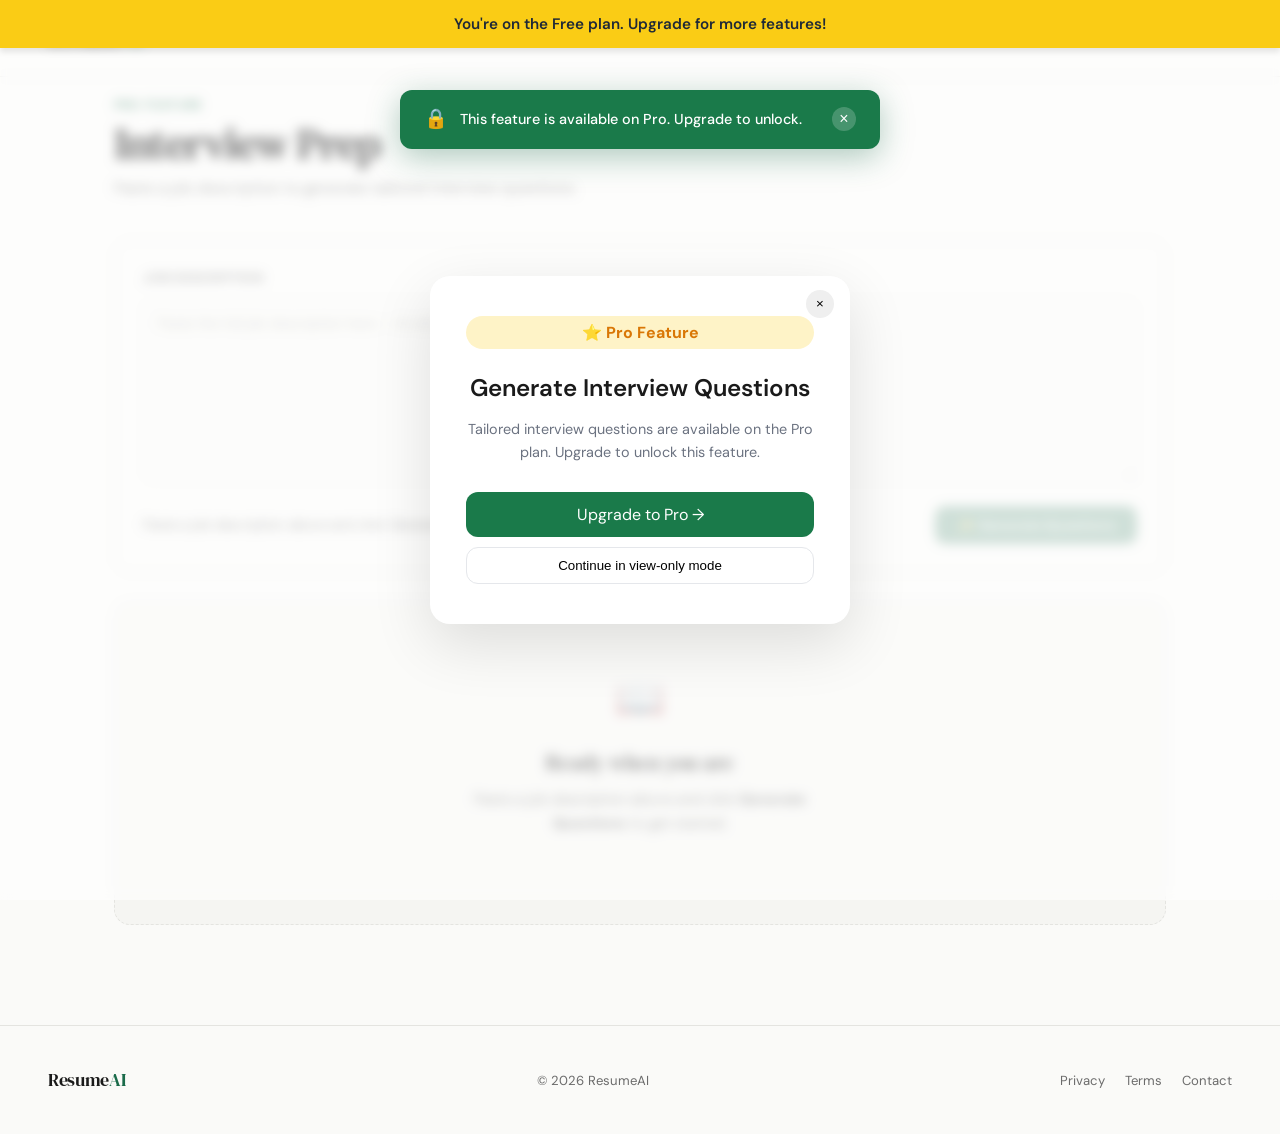
<file: frontend/interviewPrep.html>
<!DOCTYPE html>
<html lang="en">

<head>
    <meta charset="UTF-8" />
    <meta name="viewport" content="width=device-width, initial-scale=1.0" />
    <title>ResumeAI — Interview Prep</title>
    <link rel="preconnect" href="https://fonts.googleapis.com" />
    <link
        href="https://fonts.googleapis.com/css2?family=DM+Serif+Display:ital@0;1&family=DM+Sans:wght@300;400;500;600&display=swap"
        rel="stylesheet" />
    <link rel="stylesheet" href="assets/css/main.css" />
    <script src="assets/js/config.js"></script>
    <script src="assets/js/nav.js" defer></script>
    <script src="assets/js/script.js"></script>
    <script src="assets/js/requirepro.js"></script>
    <style>
        body {
            padding-top: 80px;
        }

        .page-wrapper {
            max-width: 1100px;
            margin: 0 auto;
            padding: 48px 24px 100px;
        }

        /* HEADER */
        .dashboard-header {
            margin-bottom: 40px;
        }

        .dashboard-eyebrow {
            font-size: 0.75rem;
            font-weight: 600;
            letter-spacing: 0.1em;
            text-transform: uppercase;
            color: var(--accent);
            margin-bottom: 8px;
        }

        .dashboard-title {
            font-family: 'DM Serif Display', serif;
            font-size: clamp(1.8rem, 4vw, 2.6rem);
            letter-spacing: -0.02em;
            color: var(--ink);
            margin-bottom: 8px;
        }

        .dashboard-subtitle {
            font-size: 0.95rem;
            color: var(--muted);
        }

        /* SETUP CARD */
        .setup-card {
            background: var(--white);
            border: 1px solid var(--border);
            border-radius: 16px;
            padding: 28px;
            margin-bottom: 28px;
        }

        .setup-card-title {
            font-size: 0.78rem;
            font-weight: 600;
            letter-spacing: 0.07em;
            text-transform: uppercase;
            color: var(--muted);
            margin-bottom: 10px;
        }

        /* JD TEXTAREA */
        .jd-textarea {
            font-family: inherit;
            font-size: 0.875rem;
            color: var(--ink);
            background: var(--surface);
            border: 1px solid var(--border);
            border-radius: 10px;
            padding: 12px 14px;
            width: 100%;
            min-height: 160px;
            resize: vertical;
            outline: none;
            line-height: 1.6;
            box-sizing: border-box;
            transition: border-color 0.15s, background 0.15s;
        }

        .jd-textarea:focus {
            border-color: var(--accent);
            background: var(--white);
        }

        .jd-textarea::placeholder {
            color: var(--muted);
        }

        /* GENERATE ROW */
        .generate-row {
            display: flex;
            align-items: center;
            gap: 12px;
            margin-top: 16px;
            flex-wrap: wrap;
        }

        .generate-hint {
            font-size: 0.82rem;
            color: var(--muted);
            flex: 1;
            min-width: 160px;
        }

        .btn-generate {
            font-family: inherit;
            font-size: 0.88rem;
            font-weight: 600;
            padding: 10px 22px;
            border-radius: 10px;
            border: none;
            background: var(--accent);
            color: white;
            cursor: pointer;
            transition: opacity 0.15s;
            display: flex;
            align-items: center;
            gap: 8px;
            white-space: nowrap;
        }

        .btn-generate:hover {
            opacity: 0.88;
        }

        .btn-generate:disabled {
            opacity: 0.45;
            cursor: not-allowed;
        }

        /* PROGRESS */
        .progress-bar-wrap {
            background: var(--surface);
            border: 1px solid var(--border);
            border-radius: 14px;
            padding: 16px 20px;
            margin-bottom: 28px;
            display: none;
        }

        .progress-bar-wrap.show {
            display: block;
        }

        .progress-label {
            font-size: 0.8rem;
            font-weight: 600;
            color: var(--muted);
            text-transform: uppercase;
            letter-spacing: 0.07em;
            margin-bottom: 10px;
            display: flex;
            justify-content: space-between;
        }

        .progress-track {
            height: 6px;
            background: var(--border);
            border-radius: 99px;
            overflow: hidden;
        }

        .progress-fill {
            height: 100%;
            background: var(--accent);
            border-radius: 99px;
            transition: width 0.4s ease;
        }

        /* SECTION HEADER */
        .section-header {
            display: flex;
            align-items: center;
            justify-content: space-between;
            margin-bottom: 20px;
        }

        .section-heading {
            font-family: 'DM Serif Display', serif;
            font-size: 1.3rem;
            color: var(--ink);
            letter-spacing: -0.01em;
        }

        .question-count {
            font-size: 0.8rem;
            font-weight: 600;
            color: var(--muted);
            background: var(--surface);
            border: 1px solid var(--border);
            border-radius: 20px;
            padding: 3px 10px;
        }

        /* QUESTION CARD */
        .question-list {
            display: flex;
            flex-direction: column;
            gap: 16px;
        }

        .question-card {
            background: var(--white);
            border: 1px solid var(--border);
            border-radius: 14px;
            overflow: hidden;
            transition: border-color 0.18s, box-shadow 0.18s;
        }

        .question-card:hover {
            border-color: #d0d5dd;
            box-shadow: 0 2px 12px rgba(0, 0, 0, 0.05);
        }

        .question-card.has-feedback {
            border-color: var(--accent);
        }

        .question-header {
            padding: 18px 20px 16px;
            display: flex;
            align-items: flex-start;
            gap: 12px;
        }

        .question-number {
            width: 28px;
            height: 28px;
            background: var(--accent-light);
            color: var(--accent);
            border-radius: 8px;
            display: flex;
            align-items: center;
            justify-content: center;
            font-size: 0.78rem;
            font-weight: 700;
            flex-shrink: 0;
            margin-top: 1px;
        }

        .question-text {
            font-size: 0.95rem;
            font-weight: 600;
            color: var(--ink);
            line-height: 1.5;
            flex: 1;
        }

        .question-body {
            padding: 0 20px 20px;
        }

        .answer-label {
            font-size: 0.75rem;
            font-weight: 600;
            letter-spacing: 0.07em;
            text-transform: uppercase;
            color: var(--muted);
            margin-bottom: 8px;
        }

        .answer-textarea {
            font-family: inherit;
            font-size: 0.88rem;
            color: var(--ink);
            background: var(--surface);
            border: 1px solid var(--border);
            border-radius: 10px;
            padding: 12px 14px;
            width: 100%;
            min-height: 100px;
            resize: vertical;
            outline: none;
            transition: border-color 0.15s, background 0.15s;
            box-sizing: border-box;
            line-height: 1.6;
        }

        .answer-textarea:focus {
            border-color: var(--accent);
            background: var(--white);
        }

        .answer-textarea::placeholder {
            color: var(--muted);
        }

        /* FEEDBACK */
        .feedback-box {
            margin-top: 14px;
            background: linear-gradient(135deg, #f0fdf4, #ecfdf5);
            border: 1px solid #a7f3d0;
            border-radius: 10px;
            padding: 14px 16px;
            display: none;
        }

        .feedback-box.show {
            display: block;
        }

        .feedback-header {
            display: flex;
            align-items: center;
            gap: 8px;
            margin-bottom: 8px;
        }

        .feedback-badge {
            font-size: 0.72rem;
            font-weight: 700;
            letter-spacing: 0.08em;
            text-transform: uppercase;
            color: #065f46;
            background: #d1fae5;
            padding: 2px 8px;
            border-radius: 20px;
        }

        .feedback-text {
            font-size: 0.88rem;
            color: #065f46;
            line-height: 1.65;
            white-space: pre-wrap;
        }

        /* SUBMIT ALL ROW */
        .submit-all-row {
            display: flex;
            justify-content: flex-end;
            margin-top: 24px;
        }

        /* SPINNER */
        @keyframes spin {
            to {
                transform: rotate(360deg);
            }
        }

        .spinner {
            width: 13px;
            height: 13px;
            border: 2px solid rgba(255, 255, 255, 0.4);
            border-top-color: white;
            border-radius: 50%;
            animation: spin 0.7s linear infinite;
            display: inline-block;
        }

        /* SKELETON */
        .skeleton-list {
            display: flex;
            flex-direction: column;
            gap: 16px;
        }

        .skeleton-card {
            background: var(--white);
            border: 1px solid var(--border);
            border-radius: 14px;
            padding: 20px;
            display: flex;
            flex-direction: column;
            gap: 12px;
        }

        .skeleton-block {
            background: var(--surface);
            border-radius: 6px;
            animation: shimmer 1.4s infinite;
        }

        @keyframes shimmer {

            0%,
            100% {
                opacity: 1;
            }

            50% {
                opacity: 0.45;
            }
        }

        /* EMPTY STATE */
        .empty-state {
            text-align: center;
            padding: 64px 24px;
            background: var(--surface);
            border: 1px dashed var(--border);
            border-radius: 16px;
        }

        .empty-icon {
            font-size: 2.5rem;
            margin-bottom: 16px;
        }

        .empty-title {
            font-family: 'DM Serif Display', serif;
            font-size: 1.3rem;
            color: var(--ink);
            margin-bottom: 8px;
        }

        .empty-desc {
            font-size: 0.9rem;
            color: var(--muted);
            max-width: 360px;
            margin: 0 auto 24px;
            line-height: 1.7;
        }

        /* ERROR BANNER */
        .error-banner {
            background: #fdf0ef;
            border: 1px solid #f5c6c2;
            border-radius: 12px;
            padding: 16px 20px;
            color: var(--danger);
            font-size: 0.9rem;
            display: none;
            align-items: center;
            gap: 10px;
            margin-bottom: 20px;
        }

        .error-banner.show {
            display: flex;
        }

        @media (max-width: 640px) {
            .generate-row {
                flex-direction: column;
                align-items: flex-start;
            }

            .submit-all-row {
                justify-content: stretch;
            }

            .submit-all-row .btn-generate {
                width: 100%;
                justify-content: center;
            }
        }
    </style>
</head>

<body>

    <nav id="navbar">
        <a href="dashboard.html" class="nav-logo">Resume<span>AI</span></a>
        <div class="nav-right">
            <div id="userNav" style="display:none;">
                <div class="user-menu-wrap">
                    <div class="user-avatar" id="userAvatar" onclick="toggleDropdown()">?</div>
                    <div class="user-dropdown" id="userDropdown">
                        <div class="user-email">
                            <strong id="dropdownName">—</strong>
                            <span id="dropdownEmail">—</span>
                        </div>
                        <button class="dropdown-item" onclick="window.location.href='optimize.html'">✨ Optimize
                            Resume</button>
                        <button class="dropdown-item" onclick="goToMyResumes()">📄 History</button>
                        <button class="dropdown-item" onclick="window.location.href='jobTracker.html'">📬 Job
                            Tracker</button>
                        <button class="dropdown-item" onclick="window.location.href='interviewPrep.html'">📖 Interview
                            Prep</button>
                        <button class="dropdown-item" onclick="goToSettings()">⚙️ Settings</button>
                        <button class="dropdown-item danger" onclick="logout()">↩ Log out</button>
                    </div>
                </div>
            </div>
        </div>
    </nav>

    <div class="page-wrapper" data-pro-content>

        <div class="dashboard-header">
            <div class="dashboard-eyebrow">Pro Feature</div>
            <h1 class="dashboard-title">Interview Prep</h1>
            <p class="dashboard-subtitle" id="headerSubtitle">Paste a job description to generate tailored interview
                questions.</p>
        </div>

        <!-- SETUP CARD -->
        <div class="setup-card">
            <div class="setup-card-title">Job Description</div>
            <textarea class="jd-textarea" id="pasteTextarea"
                placeholder="Paste the full job description here — AI will generate tailored interview questions for this role."
                rows="7" oninput="onPasteInput()"></textarea>
            <div class="generate-row">
                <span class="generate-hint">Paste a job description above and click Generate to get started.</span>
                <button class="btn-generate" id="generateBtn" onclick="generateQuestions()" disabled>
                    ✨ Generate Questions
                </button>
            </div>
        </div>

        <!-- ERROR BANNER -->
        <div class="error-banner" id="errorBanner">
            <span>⚠️</span>
            <span id="errorMsg">Something went wrong. Please try again.</span>
        </div>

        <!-- PROGRESS -->
        <div class="progress-bar-wrap" id="progressWrap">
            <div class="progress-label">
                <span>Feedback received</span>
                <span id="progressText">0 / 0</span>
            </div>
            <div class="progress-track">
                <div class="progress-fill" id="progressFill" style="width:0%"></div>
            </div>
        </div>

        <!-- CONTENT AREA -->
        <div id="contentArea">

            <!-- SKELETON -->
            <div class="skeleton-list" id="skeletonLoader" style="display:none;">
                <div class="skeleton-card">
                    <div style="display:flex;gap:10px;align-items:flex-start;">
                        <div class="skeleton-block" style="width:28px;height:28px;border-radius:8px;flex-shrink:0;">
                        </div>
                        <div style="flex:1;display:flex;flex-direction:column;gap:8px;">
                            <div class="skeleton-block" style="height:14px;width:70%;"></div>
                            <div class="skeleton-block" style="height:14px;width:45%;"></div>
                        </div>
                    </div>
                    <div class="skeleton-block" style="height:80px;border-radius:10px;"></div>
                </div>
                <div class="skeleton-card">
                    <div style="display:flex;gap:10px;align-items:flex-start;">
                        <div class="skeleton-block" style="width:28px;height:28px;border-radius:8px;flex-shrink:0;">
                        </div>
                        <div style="flex:1;display:flex;flex-direction:column;gap:8px;">
                            <div class="skeleton-block" style="height:14px;width:60%;"></div>
                            <div class="skeleton-block" style="height:14px;width:38%;"></div>
                        </div>
                    </div>
                    <div class="skeleton-block" style="height:80px;border-radius:10px;"></div>
                </div>
                <div class="skeleton-card">
                    <div style="display:flex;gap:10px;align-items:flex-start;">
                        <div class="skeleton-block" style="width:28px;height:28px;border-radius:8px;flex-shrink:0;">
                        </div>
                        <div style="flex:1;display:flex;flex-direction:column;gap:8px;">
                            <div class="skeleton-block" style="height:14px;width:55%;"></div>
                            <div class="skeleton-block" style="height:14px;width:40%;"></div>
                        </div>
                    </div>
                    <div class="skeleton-block" style="height:80px;border-radius:10px;"></div>
                </div>
            </div>

            <div id="questionList"></div>

            <div class="empty-state" id="emptyState">
                <div class="empty-icon">📖</div>
                <div class="empty-title">Ready when you are</div>
                <p class="empty-desc">Paste a job description above and click <strong>Generate Questions</strong> to get
                    started.</p>
            </div>

        </div>
    </div>

    <footer>
        <a href="dashboard.html" class="nav-logo" style="font-size:1.1rem;">Resume<span
                style="color:var(--accent)">AI</span></a>
        <span>© <span id="footerYear"></span> ResumeAI</span>
        <div style="display:flex;gap:20px;">
            <a href="privacy.html">Privacy</a>
            <a href="terms.html">Terms</a>
            <a href="contact_us.html">Contact</a>
        </div>
    </footer>

    <script>
        // ── STATE ─────────────────────────────────────────────────────────────
        let questionsCache = [];  // { question, ai_feedback? }[]

        function authHeaders() { return { 'Authorization': `Bearer ${getToken()}`, 'Content-Type': 'application/json' }; }

        // ── INIT ──────────────────────────────────────────────────────────────
        document.addEventListener('DOMContentLoaded', async () => {
            const ok = await requirePro({
                pageSelector: '#pasteTextarea, #generateBtn',
                title: "Generate Interview Questions",
                description: "Tailored interview questions are available on the Pro plan. Upgrade to unlock this feature.",
                redirectUrl: 'pricing.html?pro_request=true'
            });

            if (!ok) return;

            // Enable page functionality for Pro users
            document.getElementById('generateBtn').disabled = false;
            document.getElementById('pasteTextarea').disabled = false;
        });

        // ── PASTE INPUT ───────────────────────────────────────────────────────
        function onPasteInput() {
            const val = document.getElementById('pasteTextarea').value.trim();
            document.getElementById('generateBtn').disabled = !val;
        }

        // ── GENERATE QUESTIONS ────────────────────────────────────────────────
        async function generateQuestions() {
            const description = document.getElementById('pasteTextarea').value.trim();
            if (!description) return;

            const btn = document.getElementById('generateBtn');
            btn.disabled = true;
            btn.innerHTML = '<span class="spinner"></span> Generating…';
            showSkeleton();
            clearError();

            try {
                const res = await fetch(`${API_BASE}/interview/generate-from-description`, {
                    method: 'POST',
                    headers: authHeaders(),
                    body: JSON.stringify({ description }),
                });

                if (!res.ok) {
                    const e = await res.json().catch(() => ({}));
                    throw new Error(e.detail || `Server error ${res.status}`);
                }

                const questions = await res.json();
                questionsCache = questions;
                hideSkeleton();
                renderQuestions(questions);
                document.getElementById('headerSubtitle').textContent =
                    `${questions.length} tailored question${questions.length !== 1 ? 's' : ''} generated — answer as many as you like, then submit.`;

            } catch (err) {
                hideSkeleton();

                // Properly extract the message
                let msg = "Unknown error";
                if (err instanceof Error) {
                    msg = err.message;
                } else if (typeof err === "object") {
                    msg = err.detail || JSON.stringify(err);
                } else {
                    msg = String(err);
                }

                showError(`Failed to generate questions: ${msg}`); // <-- use 'msg' here
            } finally {
                btn.disabled = false;
                btn.innerHTML = '✨ Regenerate Questions';
                onPasteInput();
            }
        }

        // ── RENDER QUESTIONS ──────────────────────────────────────────────────
        function renderQuestions(questions) {
            const list = document.getElementById('questionList');
            list.innerHTML = '';
            document.getElementById('emptyState').style.display = 'none';

            // Section header
            const header = document.createElement('div');
            header.className = 'section-header';
            header.innerHTML = `
                <h2 class="section-heading">Interview Questions</h2>
                <span class="question-count">${questions.length} questions</span>`;
            list.appendChild(header);

            // Question cards
            const qList = document.createElement('div');
            qList.className = 'question-list';
            questions.forEach((q, idx) => qList.appendChild(buildCard(q, idx)));
            list.appendChild(qList);

            // Single submit-all button at bottom
            const submitRow = document.createElement('div');
            submitRow.className = 'submit-all-row';
            submitRow.innerHTML = `
                <button class="btn-generate" id="submitAllBtn" onclick="submitAll()" disabled>
                    ✨ Submit All &amp; Get Feedback
                </button>`;
            list.appendChild(submitRow);

            document.getElementById('progressWrap').classList.add('show');
            updateProgress();
        }

        // ── BUILD CARD ────────────────────────────────────────────────────────
        function buildCard(q, idx) {
            const card = document.createElement('div');
            card.className = `question-card${q.ai_feedback ? ' has-feedback' : ''}`;
            card.id = `card-${idx}`;

            card.innerHTML = `
                <div class="question-header">
                    <div class="question-number">Q${idx + 1}</div>
                    <div class="question-text">${escHtml(q.question)}</div>
                </div>
                <div class="question-body">
                    <div class="answer-label">Your Answer</div>
                    <textarea class="answer-textarea" id="answer-${idx}"
                        placeholder="Write your answer here… (tip: use the STAR method)"
                    >${escHtml(q.user_answer || '')}</textarea>
                    <div class="feedback-box ${q.ai_feedback ? 'show' : ''}" id="feedback-${idx}">
                        <div class="feedback-header">
                            <span>🤖</span>
                            <span class="feedback-badge">AI Feedback</span>
                        </div>
                        <div class="feedback-text">${escHtml(q.ai_feedback || '')}</div>
                    </div>
                </div>`;

            // Enable submit-all button as soon as any textarea has content
            card.querySelector('.answer-textarea').addEventListener('input', () => {
                const anyAnswered = questionsCache.some((_, i) =>
                    document.getElementById(`answer-${i}`)?.value.trim()
                );
                const btn = document.getElementById('submitAllBtn');
                if (btn) btn.disabled = !anyAnswered;
            });

            return card;
        }

        // ── SUBMIT ALL ────────────────────────────────────────────────────────
        async function submitAll() {
            const btn = document.getElementById('submitAllBtn');
            btn.disabled = true;
            btn.innerHTML = '<span class="spinner"></span> Getting feedback…';
            clearError();

            // Fire all answered questions in parallel
            const promises = questionsCache.map(async (q, idx) => {
                const answer = document.getElementById(`answer-${idx}`)?.value.trim();
                if (!answer) return; // skip unanswered questions

                const feedbackBox = document.getElementById(`feedback-${idx}`);
                const card = document.getElementById(`card-${idx}`);

                try {
                    const res = await fetch(`${API_BASE}/interview/review-answer`, {
                        method: 'POST',
                        headers: authHeaders(),
                        body: JSON.stringify({ question: q.question, answer }),
                    });
                    if (!res.ok) {
                        const e = await res.json().catch(() => ({}));
                        throw new Error(e.detail || res.status);
                    }
                    const data = await res.json();

                    // Update cache & UI
                    questionsCache[idx].ai_feedback = data.ai_feedback;
                    feedbackBox.querySelector('.feedback-text').textContent = data.ai_feedback;
                    feedbackBox.classList.add('show');
                    card.classList.add('has-feedback');
                } catch (err) {
                    feedbackBox.querySelector('.feedback-text').textContent = `⚠ Could not get feedback: ${err.message}`;
                    feedbackBox.classList.add('show');
                }
            });

            await Promise.all(promises);

            updateProgress();
            btn.disabled = false;
            btn.innerHTML = '✨ Resubmit &amp; Refresh Feedback';
        }

        // ── PROGRESS ──────────────────────────────────────────────────────────
        function updateProgress() {
            const total = questionsCache.length;
            const reviewed = questionsCache.filter(q => q.ai_feedback).length;
            const pct = total ? Math.round((reviewed / total) * 100) : 0;
            document.getElementById('progressText').textContent = `${reviewed} / ${total}`;
            document.getElementById('progressFill').style.width = `${pct}%`;
        }

        // ── SKELETON ──────────────────────────────────────────────────────────
        function showSkeleton() {
            document.getElementById('questionList').innerHTML = '';
            document.getElementById('emptyState').style.display = 'none';
            document.getElementById('progressWrap').classList.remove('show');
            const s = document.getElementById('skeletonLoader');
            s.style.display = 'flex';
            s.style.flexDirection = 'column';
        }


        function hideSkeleton() {
            document.getElementById('skeletonLoader').style.display = 'none';
        }

        // ── ERROR ─────────────────────────────────────────────────────────────
        function showError(msg) {
            document.getElementById('errorMsg').textContent = msg;
            document.getElementById('errorBanner').classList.add('show');
            setTimeout(() => document.getElementById('errorBanner').classList.remove('show'), 6000);
        }
        function clearError() {
            document.getElementById('errorBanner').classList.remove('show');
        }
    </script>
</body>

</html>
</file>
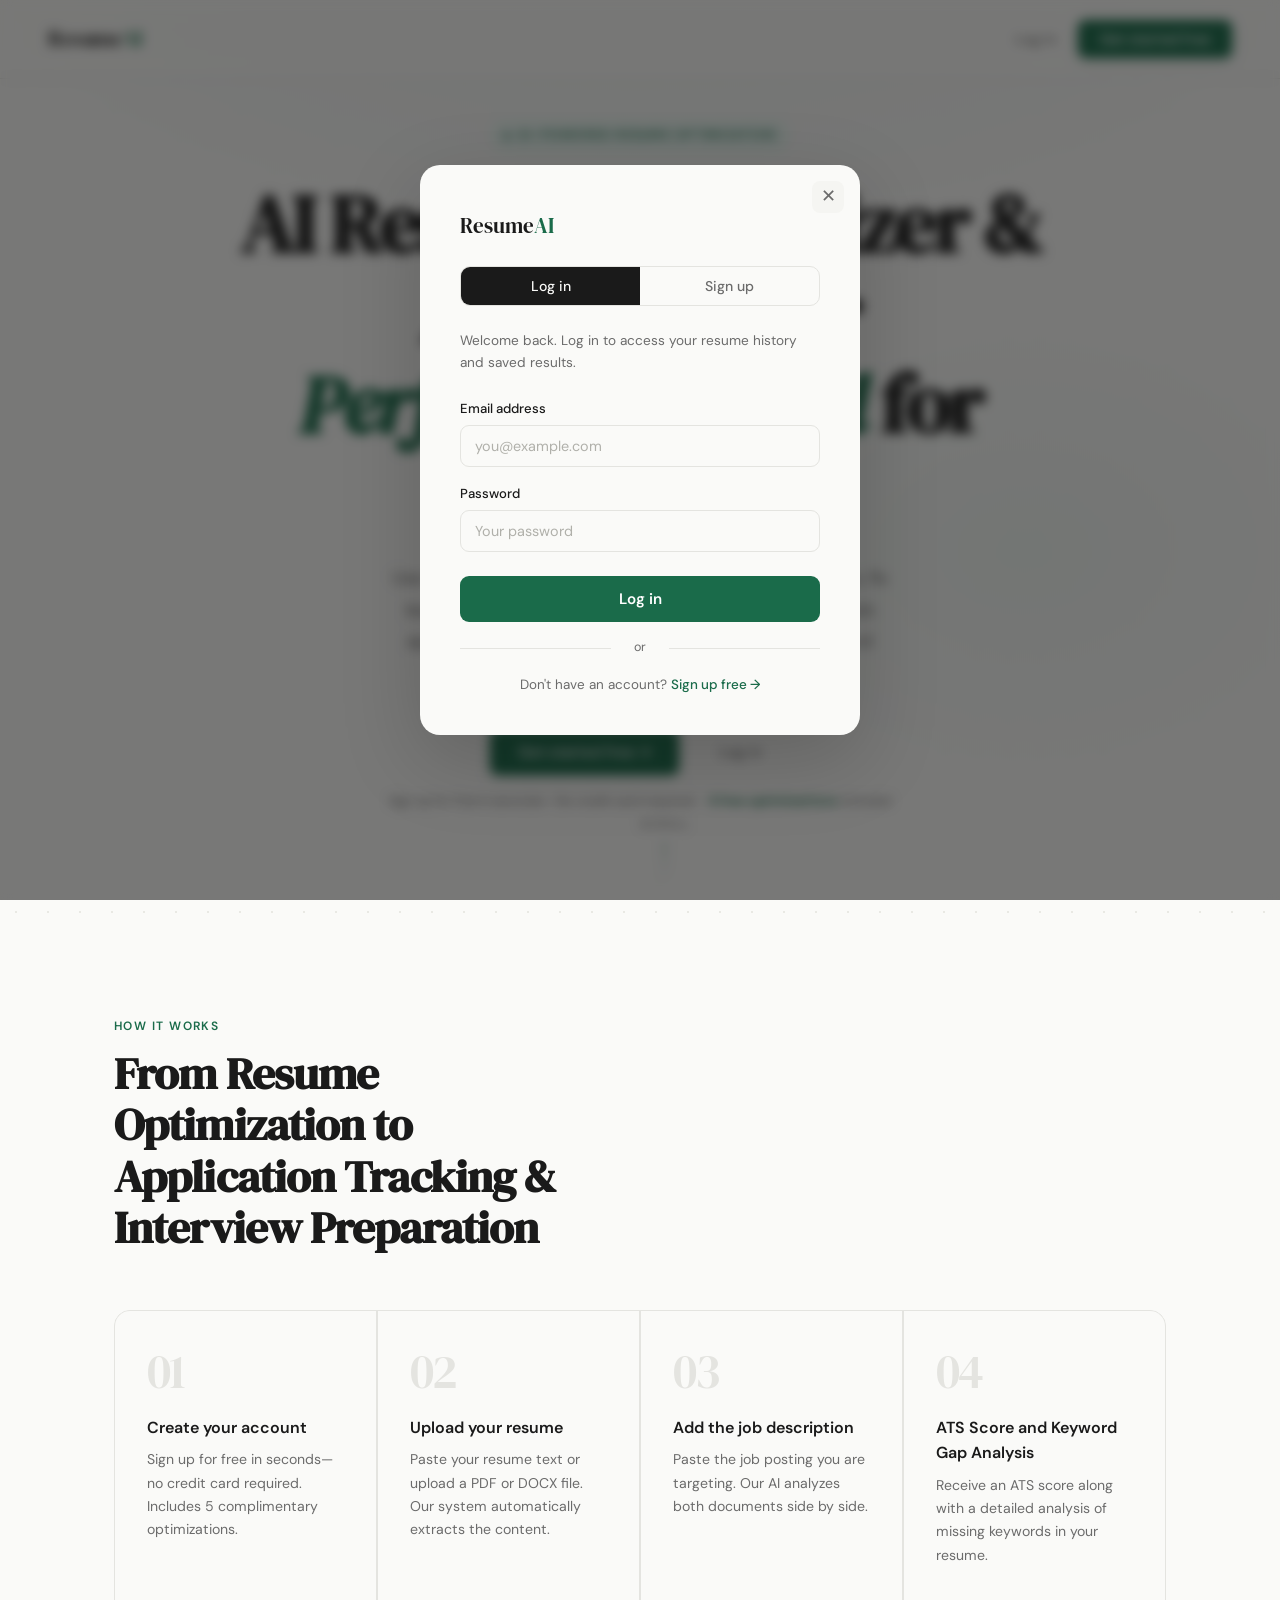
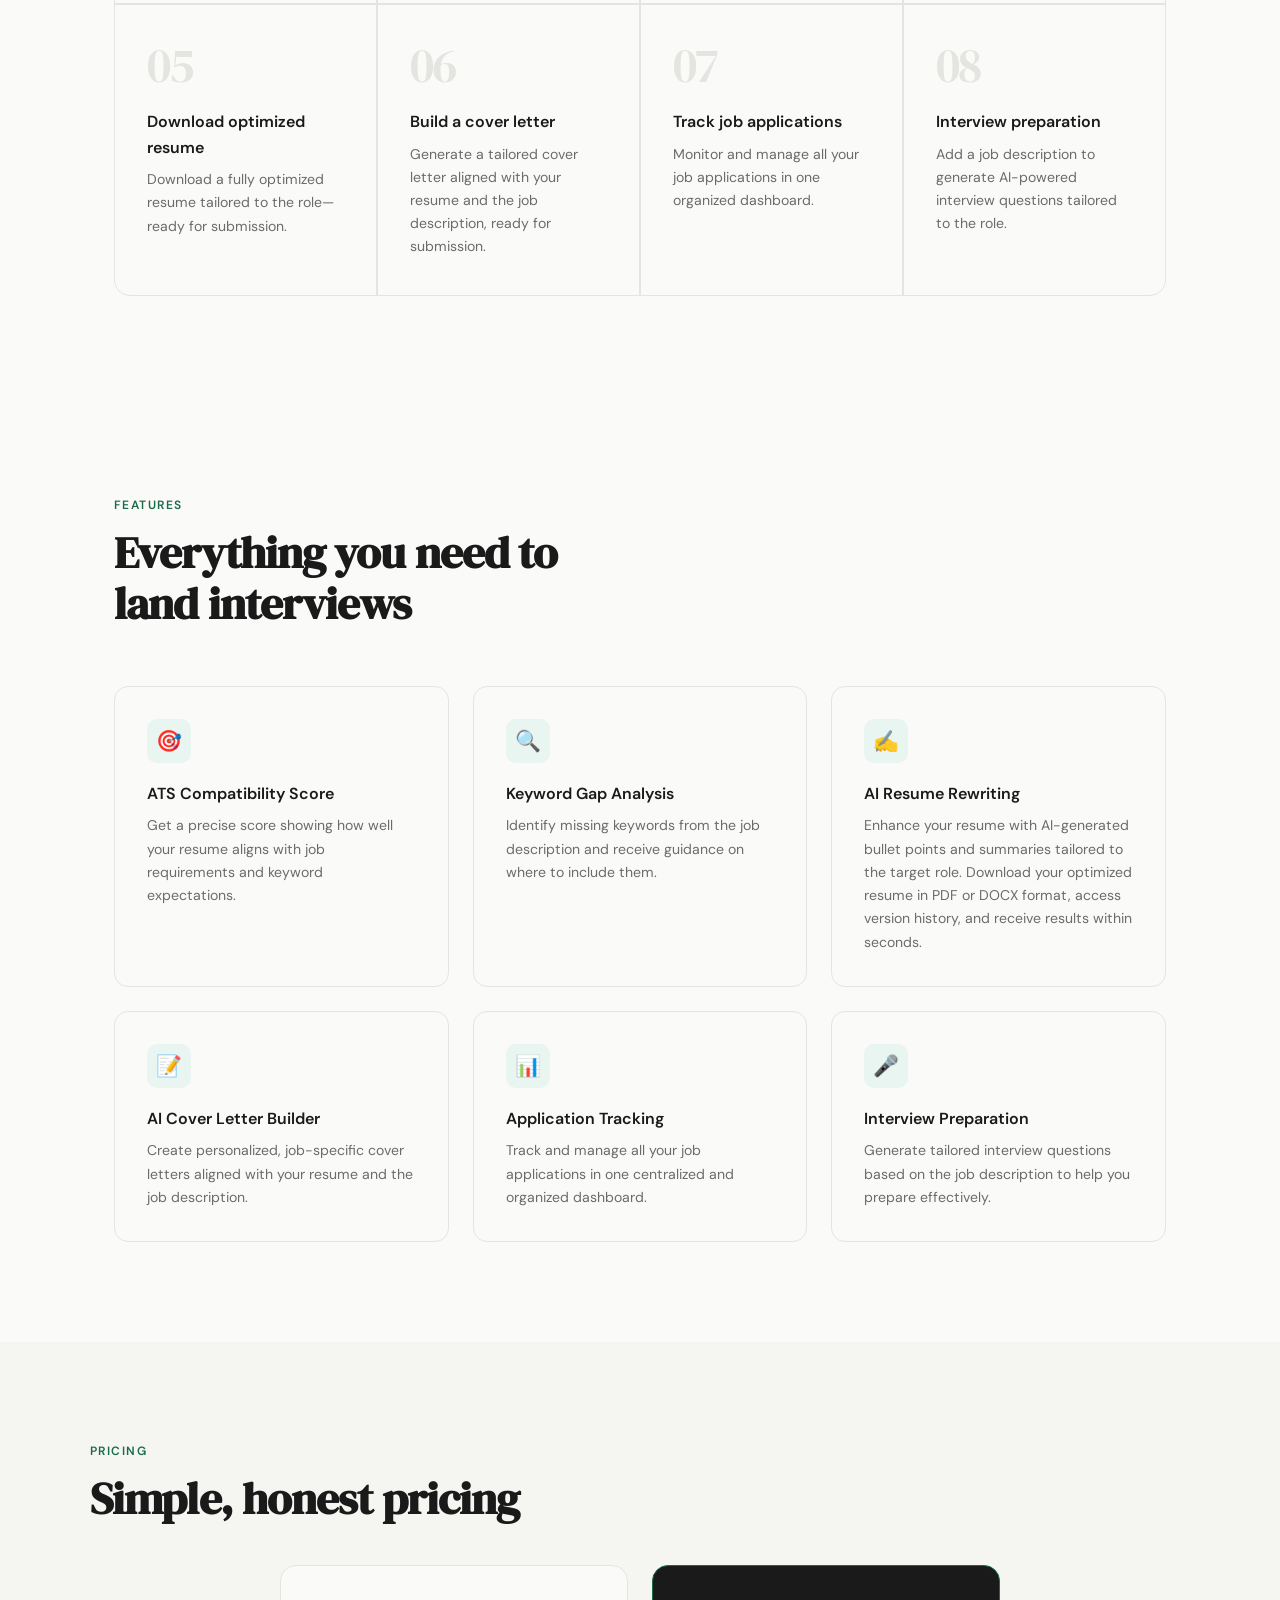
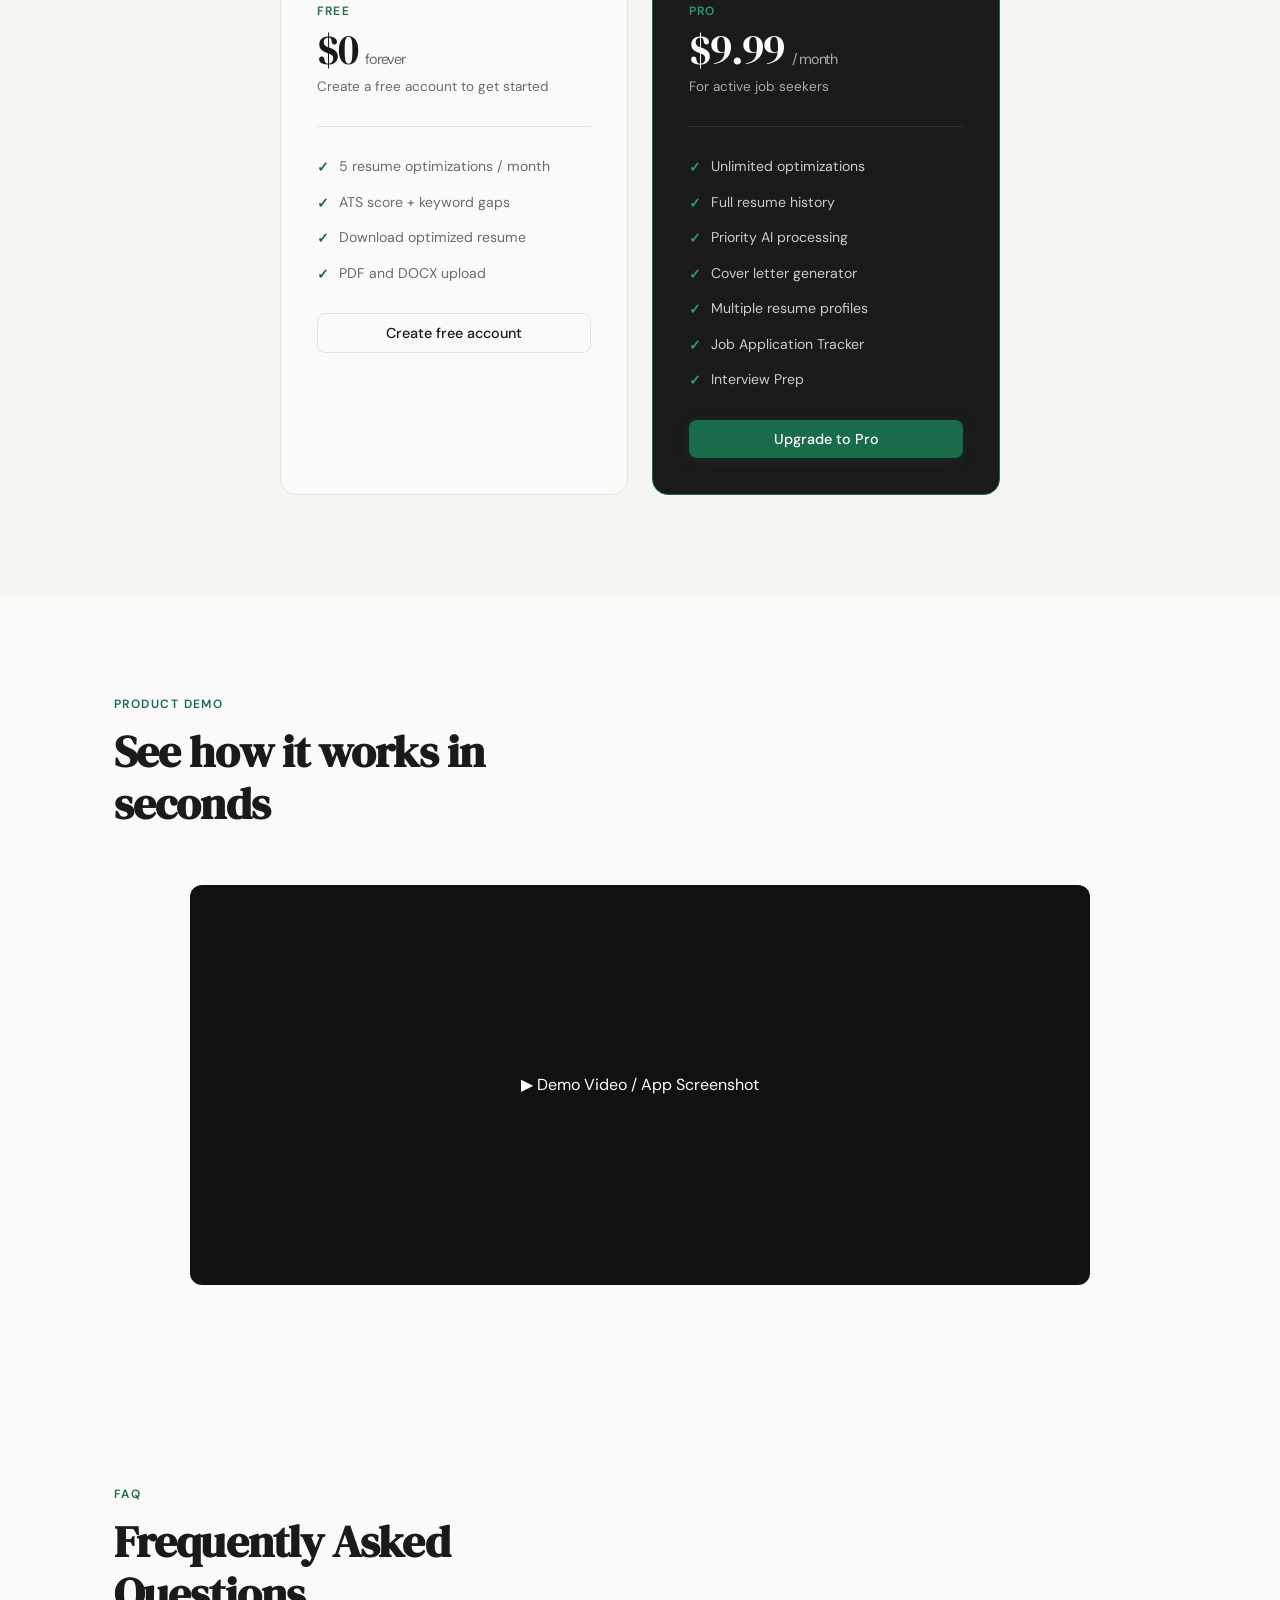
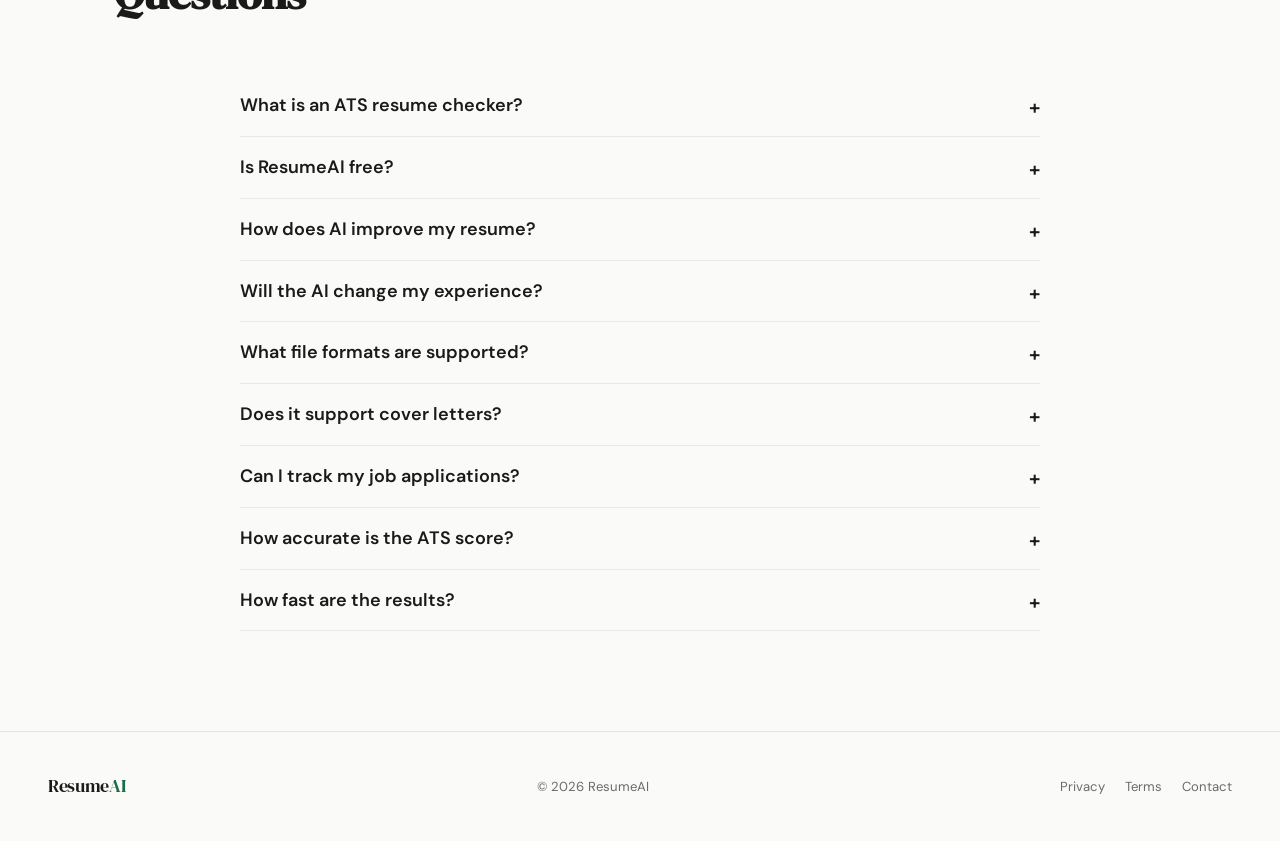
<file: frontend/optimize.html>
<!DOCTYPE html>
<html lang="en">

<head>
  <meta charset="UTF-8" />
  <meta name="viewport" content="width=device-width, initial-scale=1.0" />
  <title>ResumeAI — Land Your Dream Job</title>
  <link rel="preconnect" href="https://fonts.googleapis.com" />
  <link
    href="https://fonts.googleapis.com/css2?family=DM+Serif+Display:ital@0;1&family=DM+Sans:wght@300;400;500;600&display=swap"
    rel="stylesheet" />
  <link rel="stylesheet" href="assets/css/main.css" />
  <style>
    body {
      padding-top: 72px;
    }

    /* STEPS BAR */
    .steps-bar {
      display: flex;
      align-items: center;
      justify-content: center;
      padding: 16px 32px;
      border-bottom: 1px solid var(--border);
      background: var(--white);
      position: sticky;
      top: 72px;
      z-index: 90;
    }

    .step-item {
      display: flex;
      align-items: center;
      gap: 10px;
      font-size: 0.85rem;
      color: var(--muted);
      padding: 8px 16px;
    }

    .step-item.active {
      color: var(--ink);
      font-weight: 500;
    }

    .step-item.done {
      color: var(--accent);
    }

    .step-circle {
      width: 28px;
      height: 28px;
      border-radius: 50%;
      border: 2px solid var(--border);
      display: flex;
      align-items: center;
      justify-content: center;
      font-size: 0.78rem;
      font-weight: 600;
      background: var(--white);
    }

    .step-item.active .step-circle {
      border-color: var(--accent);
      background: var(--accent);
      color: white;
    }

    .step-item.done .step-circle {
      border-color: var(--accent);
      background: var(--accent-light);
      color: var(--accent);
    }

    .step-arrow {
      width: 48px;
      height: 1px;
      background: var(--border);
    }

    /* MAIN */
    .optimize-main {
      max-width: 1200px;
      margin: 0 auto;
      padding: 40px 24px 100px;
    }

    .optimize-title {
      font-family: 'DM Serif Display', serif;
      font-size: 2rem;
      letter-spacing: -0.02em;
      color: var(--ink);
      margin-bottom: 8px;
    }

    .optimize-subtitle {
      color: var(--muted);
      margin-bottom: 36px;
      font-size: 0.95rem;
    }

    /* ── USAGE BAR (free users only) ── */
    .usage-bar-inline {
      display: none;
      align-items: center;
      gap: 12px;
      background: var(--surface);
      border: 1px solid var(--border);
      border-radius: 10px;
      padding: 12px 18px;
      margin-bottom: 24px;
      font-size: 0.85rem;
      color: var(--muted);
    }

    .usage-bar-inline.show {
      display: flex;
    }

    .usage-bar-inline strong {
      color: var(--ink);
    }

    .usage-bar-inline .track {
      flex: 1;
      max-width: 140px;
      height: 5px;
      background: var(--border);
      border-radius: 4px;
      overflow: hidden;
    }

    .usage-bar-inline .fill {
      height: 100%;
      background: var(--accent);
      border-radius: 4px;
      transition: width 0.3s;
    }

    .usage-bar-inline a {
      color: var(--accent);
      font-weight: 500;
      text-decoration: none;
      white-space: nowrap;
    }

    /* ── PRO BADGE inline ── */
    .pro-inline-badge {
      display: none;
      align-items: center;
      gap: 8px;
      background: #e8f5ef;
      border: 1px solid #b2dfc7;
      border-radius: 10px;
      padding: 10px 18px;
      margin-bottom: 24px;
      font-size: 0.85rem;
      color: #1a7a4a;
      font-weight: 500;
    }

    .pro-inline-badge.show {
      display: flex;
    }

    /* SPLIT GRID */
    .split-grid {
      display: grid;
      grid-template-columns: 1fr 1fr;
      gap: 20px;
      margin-bottom: 24px;
    }

    @media (max-width: 768px) {
      .split-grid {
        grid-template-columns: 1fr;
      }
    }

    /* PANEL CARDS */
    .panel-card {
      background: var(--white);
      border: 1px solid var(--border);
      border-radius: 14px;
      padding: 24px;
    }

    .panel-header {
      display: flex;
      align-items: center;
      justify-content: space-between;
      margin-bottom: 16px;
    }

    .panel-label {
      display: flex;
      align-items: center;
      gap: 8px;
      font-weight: 600;
      font-size: 0.92rem;
      color: var(--ink);
    }

    .char-count {
      font-size: 0.75rem;
      color: var(--muted);
    }

    /* UPLOAD ZONE */
    .upload-zone {
      border: 2px dashed var(--border);
      border-radius: 10px;
      padding: 24px;
      text-align: center;
      cursor: pointer;
      transition: all 0.2s;
      margin-bottom: 12px;
      background: var(--surface);
    }

    .upload-zone:hover,
    .upload-zone.dragover {
      border-color: var(--accent);
      background: var(--accent-light);
    }

    .upload-zone.has-file {
      border-color: var(--accent);
      background: var(--accent-light);
    }

    .upload-icon {
      font-size: 1.5rem;
      margin-bottom: 6px;
    }

    .upload-text {
      font-size: 0.88rem;
      color: var(--muted);
    }

    .upload-text strong {
      color: var(--ink);
    }

    .upload-formats {
      font-size: 0.75rem;
      color: var(--muted);
      margin-top: 4px;
    }

    .upload-filename {
      font-size: 0.88rem;
      color: var(--accent);
      font-weight: 500;
    }

    input[type="file"] {
      display: none;
    }

    .or-divider {
      text-align: center;
      color: var(--muted);
      font-size: 0.78rem;
      margin: 12px 0;
    }

    /* TEXTAREA */
    .panel-textarea {
      width: 100%;
      background: var(--white);
      border: 1.5px solid var(--border);
      border-radius: 9px;
      color: var(--ink);
      font-family: inherit;
      font-size: 0.88rem;
      padding: 12px 14px;
      resize: vertical;
      line-height: 1.6;
      transition: border-color 0.18s;
    }

    .panel-textarea:focus {
      outline: none;
      border-color: var(--accent);
    }

    .panel-textarea::placeholder {
      color: #b0b0aa;
    }

    /* ACTION BAR */
    .action-bar {
      display: flex;
      align-items: center;
      justify-content: space-between;
      gap: 16px;
      padding: 20px 0;
      flex-wrap: wrap;
    }

    .action-bar-left {
      font-size: 0.85rem;
      color: var(--muted);
    }

    .btn-optimize {
      display: inline-flex;
      align-items: center;
      gap: 10px;
      background: var(--accent);
      color: white;
      border: none;
      padding: 13px 28px;
      border-radius: 9px;
      font-size: 0.95rem;
      font-weight: 600;
      font-family: inherit;
      cursor: pointer;
      transition: all 0.18s;
      white-space: nowrap;
      box-shadow: 0 2px 12px rgba(26, 107, 74, 0.22);
    }

    .btn-optimize:hover {
      background: #155a3d;
      transform: translateY(-1px);
      box-shadow: 0 4px 20px rgba(26, 107, 74, 0.32);
    }

    .btn-optimize:disabled {
      opacity: 0.5;
      cursor: not-allowed;
      transform: none;
      box-shadow: none;
    }

    /* PROCESSING PANEL */
    #processingPanel {
      display: none;
      text-align: center;
      padding: 80px 20px;
    }

    .spinner-ring {
      width: 52px;
      height: 52px;
      border: 3px solid var(--border);
      border-top-color: var(--accent);
      border-radius: 50%;
      animation: opt-spin 0.9s linear infinite;
      margin: 0 auto 24px;
    }

    @keyframes opt-spin {
      to {
        transform: rotate(360deg);
      }
    }

    .processing-title {
      font-family: 'DM Serif Display', serif;
      font-size: 1.6rem;
      color: var(--ink);
      margin-bottom: 8px;
    }

    .processing-subtitle {
      color: var(--muted);
      font-size: 0.9rem;
      margin-bottom: 36px;
    }

    .progress-steps {
      max-width: 500px;
      margin: 0 auto;
      text-align: left;
      display: flex;
      flex-direction: column;
      gap: 10px;
    }

    .progress-step {
      display: flex;
      align-items: center;
      gap: 16px;
      padding: 14px 18px;
      background: var(--white);
      border: 1px solid var(--border);
      border-radius: 10px;
      transition: all 0.3s;
    }

    .progress-step.active {
      border-color: var(--accent);
      background: var(--accent-light);
    }

    .progress-step.done {
      border-color: var(--accent);
      background: var(--accent-light);
    }

    .progress-step-icon {
      font-size: 1.1rem;
    }

    .progress-step-text {
      flex: 1;
    }

    .progress-step-title {
      font-size: 0.88rem;
      font-weight: 600;
      color: var(--ink);
    }

    .progress-step-desc {
      font-size: 0.78rem;
      color: var(--muted);
      margin-top: 2px;
    }

    .progress-step-status {
      font-size: 0.75rem;
      color: var(--muted);
      white-space: nowrap;
    }

    .progress-step.active .progress-step-status {
      color: var(--accent);
      font-weight: 500;
    }

    .progress-step.done .progress-step-status {
      color: var(--accent);
    }

    /* RESULTS PANEL */
    #resultsPanel {
      display: none;
    }

    .results-header {
      display: flex;
      align-items: center;
      justify-content: space-between;
      margin-bottom: 24px;
      flex-wrap: wrap;
      gap: 16px;
    }

    .results-title {
      font-family: 'DM Serif Display', serif;
      font-size: 1.8rem;
      color: var(--ink);
      letter-spacing: -0.02em;
    }

    .ats-score-wrap {
      display: flex;
      align-items: center;
      gap: 12px;
      background: var(--white);
      border: 1px solid var(--border);
      border-radius: 12px;
      padding: 14px 20px;
    }

    .ats-label {
      font-size: 0.72rem;
      color: var(--muted);
      text-transform: uppercase;
      letter-spacing: 0.1em;
      font-weight: 600;
    }

    .ats-number {
      font-size: 2.4rem;
      font-weight: 700;
      line-height: 1;
      color: var(--ink);
    }

    .ats-number.high {
      color: var(--accent);
    }

    .ats-number.mid {
      color: #d97706;
    }

    .ats-number.low {
      color: var(--danger);
    }

    .ats-suffix {
      font-size: 0.9rem;
      color: var(--muted);
      align-self: flex-end;
      padding-bottom: 4px;
    }

    .keywords-panel,
    .improvements-panel {
      background: var(--white);
      border: 1px solid var(--border);
      border-radius: 14px;
      padding: 20px 24px;
      margin-bottom: 16px;
    }

    .keywords-title {
      font-size: 0.85rem;
      font-weight: 600;
      color: var(--ink);
      margin-bottom: 12px;
    }

    .keywords-list {
      display: flex;
      flex-wrap: wrap;
      gap: 8px;
    }

    .keyword-tag {
      background: #fdf0ef;
      border: 1px solid #f5c6c2;
      color: var(--danger);
      padding: 4px 12px;
      border-radius: 20px;
      font-size: 0.78rem;
      font-weight: 500;
    }

    .improvements-list {
      display: flex;
      flex-direction: column;
      gap: 8px;
    }

    .improvement-item {
      font-size: 0.88rem;
      padding: 10px 14px;
      background: var(--surface);
      border-radius: 8px;
      border-left: 3px solid var(--accent);
      color: var(--ink);
      line-height: 1.5;
    }

    .results-grid {
      display: grid;
      grid-template-columns: 1fr 1fr;
      gap: 20px;
      margin-bottom: 24px;
    }

    @media (max-width: 768px) {
      .results-grid {
        grid-template-columns: 1fr;
      }
    }

    .result-card {
      background: var(--white);
      border: 1px solid var(--border);
      border-radius: 14px;
      overflow: hidden;
    }

    .result-card.optimized {
      border-color: var(--accent);
    }

    .result-card-header {
      display: flex;
      align-items: center;
      justify-content: space-between;
      padding: 14px 18px;
      border-bottom: 1px solid var(--border);
      background: var(--surface);
    }

    .result-card.optimized .result-card-header {
      background: var(--accent-light);
    }

    .result-card-label {
      font-size: 0.85rem;
      font-weight: 600;
      color: var(--ink);
    }

    .result-content {
      padding: 18px;
      font-size: 0.82rem;
      line-height: 1.7;
      white-space: pre-wrap;
      color: var(--muted);
      max-height: 420px;
      overflow-y: auto;
    }

    .result-card.optimized .result-content {
      color: var(--ink);
    }

    .download-bar {
      display: flex;
      align-items: center;
      justify-content: space-between;
      background: var(--surface);
      border: 1px solid var(--border);
      border-radius: 14px;
      padding: 20px 24px;
      margin-bottom: 20px;
      flex-wrap: wrap;
      gap: 16px;
    }

    .download-bar-text strong {
      display: block;
      color: var(--ink);
      margin-bottom: 4px;
    }

    .download-bar-text span {
      font-size: 0.82rem;
      color: var(--muted);
    }

    .download-buttons {
      display: flex;
      gap: 10px;
    }

    .btn-download {
      padding: 10px 20px;
      border-radius: 8px;
      font-family: inherit;
      font-size: 0.88rem;
      font-weight: 600;
      cursor: pointer;
      border: none;
      transition: all 0.18s;
    }

    .btn-download-txt {
      background: var(--white);
      color: var(--ink);
      border: 1.5px solid var(--border);
    }

    .btn-download-txt:hover {
      border-color: var(--accent);
      color: var(--accent);
    }

    .btn-download-docx {
      background: var(--accent);
      color: white;
      box-shadow: 0 2px 8px rgba(26, 107, 74, 0.2);
    }

    .btn-download-docx:hover {
      background: #155a3d;
    }

    .try-again-bar {
      text-align: center;
      font-size: 0.85rem;
      color: var(--muted);
      padding: 8px 0;
    }

    .try-again-bar a {
      color: var(--accent);
      cursor: pointer;
      font-weight: 500;
    }

    .try-again-bar a:hover {
      text-decoration: underline;
    }

    .btn-copy {
      background: none;
      border: 1px solid var(--border);
      color: var(--muted);
      padding: 4px 10px;
      border-radius: 6px;
      cursor: pointer;
      font-size: 0.75rem;
      font-family: inherit;
      transition: all 0.15s;
    }

    .btn-copy:hover {
      border-color: var(--accent);
      color: var(--accent);
    }

    /* ── UPGRADE WALL (shown to free users who hit limit) ── */
    .upgrade-wall {
      display: none;
      text-align: center;
      background: var(--surface);
      border: 1px solid var(--border);
      border-radius: 16px;
      padding: 48px 24px;
      margin-top: 24px;
    }

    .upgrade-wall.show {
      display: block;
    }

    .upgrade-wall h3 {
      font-family: 'DM Serif Display', serif;
      font-size: 1.4rem;
      margin-bottom: 8px;
    }

    .upgrade-wall p {
      color: var(--muted);
      margin-bottom: 24px;
      font-size: 0.9rem;
    }
  </style>
</head>

<body>

  <nav id="navbar">
    <a href="dashboard.html" class="nav-logo">Resume<span>AI</span></a>
    <div class="nav-right">
      <!-- Pro badge shown for pro users -->
      <span id="navProBadge"
        style="display:none;font-size:.75rem;font-weight:600;letter-spacing:.06em;text-transform:uppercase;padding:.3rem .75rem;border-radius:999px;background:#c9a84c;color:white;">⭐
        Pro</span>
      <a href="dashboard.html" class="btn btn-ghost">← Back</a>
    </div>
  </nav>

  <div class="steps-bar">
    <div class="step-item active" id="step1">
      <div class="step-circle">1</div>Upload & Input
    </div>
    <div class="step-arrow"></div>
    <div class="step-item" id="step2">
      <div class="step-circle">2</div>AI Analysis
    </div>
    <div class="step-arrow"></div>
    <div class="step-item" id="step3">
      <div class="step-circle">3</div>Results
    </div>
  </div>

  <div class="optimize-main">

    <!-- ── INPUT PANEL ── -->
    <div id="inputPanel">
      <h1 class="optimize-title">Optimize your resume</h1>
      <p class="optimize-subtitle">Upload or paste your resume and job description — our AI does the rest.</p>

      <!-- Pro badge (shown for pro users) -->
      <div class="pro-inline-badge" id="proInlineBadge">
        ⭐ Pro — unlimited optimizations active
      </div>

      <!-- Usage bar (shown for free users) -->
      <div class="usage-bar-inline" id="usageBarInline">
        <span id="freeText">Loading...</span>
        <div class="track">
          <div class="fill" id="usageFill" style="width:0%"></div>
        </div>
        <a href="pricing.html">Upgrade to Pro →</a>
      </div>

      <div class="split-grid">
        <!-- Resume -->
        <div class="panel-card">
          <div class="panel-header">
            <div class="panel-label">📄 Your Resume</div>
            <span class="char-count" id="resumeCount">0 characters</span>
          </div>
          <div class="upload-zone" id="resumeUploadZone" onclick="document.getElementById('resumeFile').click()"
            ondragover="handleDragOver(event,'resumeUploadZone')"
            ondragleave="handleDragLeave(event,'resumeUploadZone')" ondrop="handleDrop(event,'resume')">
            <div class="upload-icon">📎</div>
            <div class="upload-text"><strong>Click to upload</strong> or drag & drop</div>
            <div class="upload-formats">PDF or DOCX · Max 5MB</div>
          </div>
          <input type="file" id="resumeFile" accept=".pdf,.docx,.doc" onchange="handleFileSelect(event,'resume')" />
          <div class="or-divider">or paste text below</div>
          <textarea class="panel-textarea" id="resumeText" placeholder="Paste your resume text here..." rows="12"
            oninput="updateCharCount('resumeText','resumeCount')"></textarea>
        </div>

        <!-- Job Description -->
        <div class="panel-card">
          <div class="panel-header">
            <div class="panel-label">💼 Job Description</div>
            <span class="char-count" id="jobCount">0 characters</span>
          </div>
          <textarea class="panel-textarea" id="jobText" placeholder="Paste the full job description here..." rows="24"
            oninput="updateCharCount('jobText','jobCount')" style="min-height:420px;"></textarea>
        </div>
      </div>

      <!-- Upgrade wall (shown when free limit reached) -->
      <div class="upgrade-wall" id="upgradeWall">
        <div style="font-size:2rem;margin-bottom:12px;">🚀</div>
        <h3>You've used all 5 free optimizations</h3>
        <p>Upgrade to Pro for unlimited optimizations, ATS analysis, and AI cover letters.</p>
        <a href="pricing.html" class="btn-optimize" style="display:inline-flex;text-decoration:none;">
          Upgrade to Pro — $9.99/mo →
        </a>
      </div>

      <div class="action-bar" id="actionBar">
        <span class="action-bar-left" id="actionBarLeft">Powered by AI — results in ~15 seconds</span>
        <button class="btn-optimize" id="optimizeBtn" onclick="startOptimize()">
          Optimize my Resume →
        </button>
      </div>
    </div>

    <!-- ── PROCESSING PANEL ── -->
    <div id="processingPanel">
      <div class="spinner-ring"></div>
      <h2 class="processing-title">Analyzing your resume</h2>
      <p class="processing-subtitle">Our AI is reviewing your resume against the job description. This usually takes
        15–30 seconds.</p>
      <div class="progress-steps">
        <div class="progress-step" id="pStep1">
          <div class="progress-step-icon">📄</div>
          <div class="progress-step-text">
            <div class="progress-step-title">Reading your resume</div>
            <div class="progress-step-desc">Extracting content and structure</div>
          </div>
          <div class="progress-step-status" id="pStep1Status">Waiting</div>
        </div>
        <div class="progress-step" id="pStep2">
          <div class="progress-step-icon">🔍</div>
          <div class="progress-step-text">
            <div class="progress-step-title">Analyzing job requirements</div>
            <div class="progress-step-desc">Identifying key skills and keywords</div>
          </div>
          <div class="progress-step-status" id="pStep2Status">Waiting</div>
        </div>
        <div class="progress-step" id="pStep3">
          <div class="progress-step-icon">📊</div>
          <div class="progress-step-text">
            <div class="progress-step-title">Calculating ATS score</div>
            <div class="progress-step-desc">Scoring keyword match and compatibility</div>
          </div>
          <div class="progress-step-status" id="pStep3Status">Waiting</div>
        </div>
        <div class="progress-step" id="pStep4">
          <div class="progress-step-icon">✍️</div>
          <div class="progress-step-text">
            <div class="progress-step-title">Rewriting your resume</div>
            <div class="progress-step-desc">Tailoring content to match the role</div>
          </div>
          <div class="progress-step-status" id="pStep4Status">Waiting</div>
        </div>
      </div>
    </div>

    <!-- ── RESULTS PANEL ── -->
    <div id="resultsPanel">
      <div class="results-header">
        <h2 class="results-title">Your optimized resume is ready</h2>
        <div class="ats-score-wrap">
          <div>
            <div class="ats-label">ATS Score</div>
            <div class="ats-number" id="atsScore">—</div>
          </div>
          <div class="ats-suffix">/ 100</div>
        </div>
      </div>

      <div class="keywords-panel" id="keywordsPanel" style="display:none;">
        <div class="keywords-title">⚠️ Missing Keywords</div>
        <div class="keywords-list" id="keywordsList"></div>
      </div>

      <div class="improvements-panel" id="improvementsPanel" style="display:none;">
        <div class="keywords-title">💡 Suggested Improvements</div>
        <div class="improvements-list" id="improvementsList"></div>
      </div>

      <div class="results-grid">
        <div class="result-card">
          <div class="result-card-header">
            <span class="result-card-label">📄 Original Resume</span>
            <button class="btn-copy" onclick="copyText('originalContent')">Copy</button>
          </div>
          <div class="result-content" id="originalContent"></div>
        </div>
        <div class="result-card optimized">
          <div class="result-card-header">
            <span class="result-card-label">✨ Optimized Resume</span>
            <button class="btn-copy" onclick="copyText('optimizedContent')">Copy</button>
          </div>
          <div class="result-content" id="optimizedContent"></div>
        </div>
      </div>

      <div class="download-bar">
        <div class="download-bar-text">
          <strong>Download your optimized resume</strong>
          <span>Ready to send to employers</span>
        </div>
        <div class="download-buttons">
          <button class="btn-download btn-download-txt" onclick="downloadTxt()">⬇ Download TXT</button>
        </div>
      </div>

      <div class="try-again-bar">
        Want to try a different job? <a onclick="resetPage()">Start over →</a>
      </div>
    </div>

  </div>

  <div class="toast" id="toast"></div>
  <script>
    // ── Load from history if ?id= is present ─────────────────────────────────
    async function loadFromHistory() {
      const params = new URLSearchParams(window.location.search);
      const resumeId = params.get('id');
      if (!resumeId) return; // normal new-optimization flow — do nothing

      const token = localStorage.getItem('authToken');
      if (!token) return;

      try {
        const res = await fetch(`${API_BASE}/history/${resumeId}`, {
          headers: { 'Authorization': `Bearer ${token}` }
        });

        if (!res.ok) {
          console.warn('Could not load resume history item:', res.status);
          return;
        }

        const r = await res.json();

        // ── Pre-fill hidden textarea values (in case user hits "Start over") ──
        document.getElementById('resumeText').value = r.original_text || '';
        document.getElementById('jobText').value = r.job_description || '';

        // ── Show results panel directly ───────────────────────────────────────
        showResults({
          ats_score: r.ats_score,
          missing_keywords: r.missing_keywords || [],
          improvements: r.improvements || [],
          optimized_text: r.optimized_text || '',
          original_text: r.original_text || '',
        });

        // ── Update steps bar to show we're on step 3 ─────────────────────────
        setStep(3);

        // ── Swap "Start over" link to go back to history ──────────────────────
        const tryAgainBar = document.querySelector('.try-again-bar');
        if (tryAgainBar) {
          tryAgainBar.innerHTML = `Viewing saved result · <a onclick="resetPage()">Optimize a new resume →</a> or <a href="resume_history.html">Back to history →</a>`;
        }

      } catch (err) {
        console.error('loadFromHistory error:', err);
      }
    }

    document.addEventListener('DOMContentLoaded', loadFromHistory);
  </script>

  <script>
    // ── Check subscription on load ───────────────────────────────────
    async function initOptimizePage() {
      const token = localStorage.getItem('authToken');
      if (!token) {
        window.location.href = 'index.html?action=login';
        return;
      }

      try {
        const [usageRes, subRes] = await Promise.all([
          fetch(`${API_BASE}/usage`, { headers: { 'Authorization': `Bearer ${token}` } }),
          fetch(`${API_BASE}/payments/status`, { headers: { 'Authorization': `Bearer ${token}` } }),
        ]);

        if (usageRes.status === 401) {
          localStorage.removeItem('authToken');
          localStorage.removeItem('userData');
          window.location.href = 'index.html?action=login';
          return;
        }

        const sub = subRes.ok ? await subRes.json() : {};
        const usage = usageRes.ok ? await usageRes.json() : {};

        const isPro = sub.is_pro || false;
        const raw = localStorage.getItem('userData');
        if (raw) {
          const u = JSON.parse(raw);
          u.plan = isPro ? 'pro' : 'free';
          localStorage.setItem('userData', JSON.stringify(u));
        }

        const remaining = usage.uses_remaining ?? 5;
        const limit = usage.limit ?? 5;
        const used = usage.uses_this_month ?? 0;

        if (isPro) {
          // ── PRO USER ──────────────────────────────────────────────
          document.getElementById('navProBadge').style.display = 'inline-block';
          document.getElementById('proInlineBadge').classList.add('show');
          document.getElementById('usageBarInline').classList.remove('show');
          document.getElementById('actionBarLeft').textContent = '⭐ Pro — unlimited optimizations';

        } else {
          // ── FREE USER ─────────────────────────────────────────────
          document.getElementById('usageBarInline').classList.add('show');

          const pct = Math.min((used / limit) * 100, 100);
          document.getElementById('usageFill').style.width = pct + '%';

          if (remaining <= 0) {
            // Hit limit — show upgrade wall, hide optimize button
            document.getElementById('freeText').innerHTML =
              '<strong style="color:var(--danger)">Monthly limit reached</strong>';
            document.getElementById('usageFill').style.background = 'var(--danger)';
            document.getElementById('upgradeWall').classList.add('show');
            document.getElementById('actionBar').style.display = 'none';
            document.getElementById('optimizeBtn').disabled = true;
          } else {
            document.getElementById('freeText').innerHTML =
              `<strong>${remaining} of ${limit}</strong> optimizations left this month`;
          }
        }

      } catch (e) {
        console.warn('Could not load subscription status:', e);
      }
    }
    
    document.addEventListener('DOMContentLoaded', initOptimizePage);
  </script>

  <script src="assets/js/config.js"></script>
  <script src="assets/js/nav.js"></script>
  <script src="assets/js/script.js"></script>
  <script src="assets/js/optimize.js"></script>
</body>

</html>
</file>
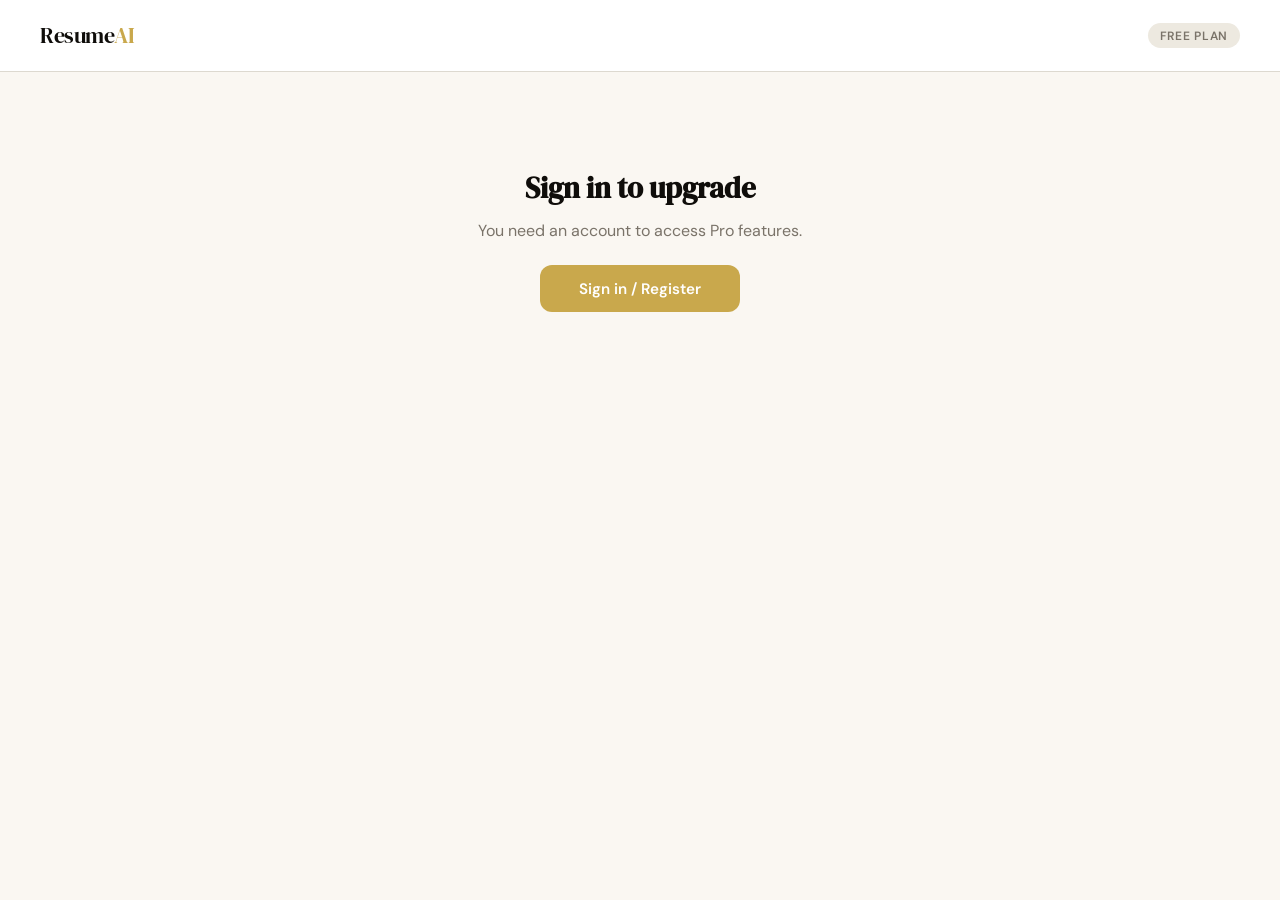
<file: frontend/pricing.html>
<!-- 
Phase 1 — how the checkout starts. When the user opens pricing.html, the page immediately calls detectRegion() which hits ipapi.co/json/ — a free IP geolocation API requiring no key. If the user is in India it sets userCurrency = 'inr', otherwise 'usd'. This currency value flows through everything: it controls the price displayed on screen, and it's sent in the checkout POST body so the backend knows which Stripe Price ID to use. The PLANS catalogue in stripe_service.py has separate price IDs for USD monthly, USD yearly, INR monthly, and INR yearly — each a distinct Stripe product created by stripe_setup.py.
When the user clicks Upgrade, startCheckout() POSTs {plan: "pro_monthly", currency: "usd"} to /api/payments/checkout with the JWT in the header. The backend verifies the token, checks is_pro from the DB (returning 400 if already subscribed), then calls Stripe's API to create a Checkout Session — embedding user_id, plan, and email in the session metadata. This metadata is critical: it's the only way the backend will later know which DB user to upgrade when the webhook arrives. Stripe returns a one-time checkout_url, the backend sends it to the frontend, and the browser redirects there. The user enters their card on Stripe's servers — your backend never sees the card number.

 2 — the two parallel paths after payment. This is the most clever and most fragile part of the whole integration. After the user pays, two things happen simultaneously and independently.
The browser gets redirected to payment-success.html?session_id=cs_xxx. The page immediately starts pollUntilPro() — it calls GET /api/payments/status every second, up to 8 times, checking whether is_pro is true in the database yet. It shows a spinner saying "Confirming your subscription…".
Simultaneously, Stripe's servers (not the user's browser) send a POST to /api/payments/webhook with a signed checkout.session.completed event. This arrives within 1–3 seconds in most cases. The webhook endpoint does three critical things in sequence: it reads the raw bytes of the request body (not request.json() — parsing would destroy the byte-exact signature), it calls construct_webhook_event() which recomputes an HMAC-SHA256 signature using your STRIPE_WEBHOOK_SECRET and compares it to the Stripe-Signature header, and only if the signature matches does it proceed. This is the security gate — it proves the request actually came from Stripe and wasn't forged.
Inside handle_webhook_event(), it reads session.metadata["user_id"] — the value your backend embedded when creating the checkout session — and upserts the subscriptions table: is_pro=True, the plan name, the stripe_customer_id (for future portal access), the stripe_subscription_id (for cancellation events), and the billing period dates. Then it immediately returns 200 to Stripe. If it returns anything other than 2xx, Stripe will retry the webhook for up to 72 hours.
Back on the browser side, the next poll after the DB update sees is_pro=true and shows the success card. The webhook typically wins the race in 1–2 seconds, so the user usually sees confirmation within 2–3 seconds of being redirected. If the webhook takes longer than 8 seconds, the frontend shows success anyway (Stripe already charged the card, the DB will catch up).  

Phase 3 — the portal and cancellation. The billing portal is Stripe's own hosted UI — your code doesn't build a cancellation form, Stripe provides one. To open it, the backend calls create_portal_session(stripe_customer_id). The stripe_customer_id was stored in the subscriptions table when the original webhook arrived. Stripe returns a one-time portal URL, the backend sends it to the frontend, and the browser redirects there.
Cancellation is not immediate. This is the key thing to understand. When a user cancels inside the portal, Stripe does not terminate access right away. It sets cancel_at_period_end=True on the subscription, meaning the user paid for the month and will keep Pro access until that billing period ends. Stripe fires a customer.subscription.updated webhook, your backend updates cancel_at_period_end=True in the DB, and the dashboard shows "Access until [date] — cancellation scheduled." Only when the actual period ends does Stripe fire customer.subscription.deleted, at which point your backend sets is_pro=False and status=cancelled. The user loses Pro features from that moment forward.

The signature verification is the security foundation of the whole system. The STRIPE_WEBHOOK_SECRET (starting with whsec_) is a shared secret between your backend and Stripe. When Stripe sends a webhook, it computes an HMAC-SHA256 signature over the raw request body using that secret and puts it in the Stripe-Signature header. Your backend recomputes the same HMAC and compares. If they match, the event is genuine — no one can forge it without the secret. This is why the endpoint reads raw bytes (await request.body()) instead of parsing JSON first: any transformation of the bytes would change the HMAC and break verification.
The metadata embedding is what connects Stripe to your database. Stripe's servers never know your user IDs — they only know Stripe customer IDs. By embedding user_id in the checkout session metadata at creation time, you create a bridge that survives the entire async roundtrip: user clicks upgrade → session created with metadata.user_id=42 → user pays → Stripe sends webhook with that same session object → your backend reads metadata.user_id → looks up user 42 in the DB → updates their subscription. Without that metadata, there would be no way to know which DB user to upgrade.
-->
<!DOCTYPE html>
<html lang="en">

<head>
  <meta charset="UTF-8" />
  <meta name="viewport" content="width=device-width, initial-scale=1.0" />
  <title>ResumeAI — Land Your Dream Job</title>
  <link
    href="https://fonts.googleapis.com/css2?family=DM+Serif+Display:ital@0;1&family=DM+Sans:wght@300;400;500;600&display=swap"
    rel="stylesheet" />
  <style>
    *,
    *::before,
    *::after {
      box-sizing: border-box;
      margin: 0;
      padding: 0;
    }

    :root {
      --ink: #0f0d0a;
      --cream: #faf7f2;
      --sand: #ede9e0;
      --gold: #c9a84c;
      --gold-lt: #f0d98a;
      --green: #1a7a4a;
      --green-lt: #e8f5ef;
      --muted: #7a7369;
      --border: #ddd9d0;
      --radius: 12px;
    }

    body {
      font-family: 'DM Sans', sans-serif;
      background: var(--cream);
      color: var(--ink);
      min-height: 100vh;
    }

    .nav-logo {
      font-family: 'DM Serif Display', serif;
      font-size: 1.4rem;
      color: var(--ink);
      letter-spacing: -0.02em;
      text-decoration: none;
    }

    .nav-logo span {
      color: var(--gold);
    }

    /* ── Header ── */
    header {
      display: flex;
      align-items: center;
      justify-content: space-between;
      padding: 1.25rem 2.5rem;
      border-bottom: 1px solid var(--border);
      background: white;
    }

    .logo {
      font-family: 'DM Serif Display', serif;
      font-size: 1.3rem;
      letter-spacing: -.01em;
    }

    .logo span {
      color: var(--gold);
    }

    .badge-plan {
      font-size: .75rem;
      font-weight: 600;
      letter-spacing: .06em;
      text-transform: uppercase;
      padding: .3rem .75rem;
      border-radius: 999px;
    }

    .badge-free {
      background: var(--sand);
      color: var(--muted);
    }

    .badge-pro {
      background: var(--gold);
      color: white;
    }

    /* ── Region badge ── */
    .region-badge {
      display: inline-flex;
      align-items: center;
      gap: .4rem;
      font-size: .75rem;
      font-weight: 500;
      color: var(--muted);
      background: var(--sand);
      padding: .25rem .65rem;
      border-radius: 999px;
      margin-left: .75rem;
      vertical-align: middle;
    }

    /* ── Auth wall ── */
    #auth-wall {
      display: none;
      text-align: center;
      padding: 6rem 1rem;
    }

    #auth-wall h2 {
      font-family: 'DM Serif Display', serif;
      font-size: 1.8rem;
      margin-bottom: .75rem;
    }

    #auth-wall p {
      color: var(--muted);
      margin-bottom: 1.5rem;
    }

    /* ── Hero ── */
    .hero {
      text-align: center;
      padding: 4rem 1rem 2.5rem;
    }

    .eyebrow {
      display: inline-block;
      font-size: .8rem;
      font-weight: 600;
      letter-spacing: .12em;
      text-transform: uppercase;
      color: var(--gold);
      margin-bottom: 1rem;
    }

    .hero h1 {
      font-family: 'DM Serif Display', serif;
      font-size: clamp(2rem, 5vw, 3.2rem);
      line-height: 1.15;
      max-width: 600px;
      margin: 0 auto 1rem;
    }

    .hero p {
      color: var(--muted);
      font-size: 1.05rem;
      max-width: 480px;
      margin: 0 auto 2rem;
    }

    /* ── Toggle ── */
    .toggle-wrap {
      display: flex;
      align-items: center;
      justify-content: center;
      gap: 1rem;
      margin-bottom: 2.5rem;
    }

    .toggle-label {
      font-weight: 500;
      color: var(--muted);
      font-size: .9rem;
    }

    .toggle-label.active {
      color: var(--ink);
    }

    .pill-toggle {
      position: relative;
      width: 52px;
      height: 28px;
      background: var(--gold);
      border-radius: 999px;
      cursor: pointer;
      border: none;
      transition: background .2s;
    }

    .pill-toggle::after {
      content: '';
      position: absolute;
      top: 3px;
      left: 3px;
      width: 22px;
      height: 22px;
      border-radius: 50%;
      background: white;
      transition: transform .2s;
    }

    .pill-toggle.yearly::after {
      transform: translateX(24px);
    }

    .save-chip {
      background: var(--green-lt);
      color: var(--green);
      font-size: .72rem;
      font-weight: 700;
      letter-spacing: .05em;
      text-transform: uppercase;
      padding: .25rem .6rem;
      border-radius: 999px;
    }

    /* ── Cards ── */
    .cards {
      display: flex;
      flex-wrap: wrap;
      gap: 1.5rem;
      justify-content: center;
      padding: 0 1.5rem 4rem;
      max-width: 900px;
      margin: 0 auto;
    }

    .card {
      background: white;
      border: 1px solid var(--border);
      border-radius: var(--radius);
      padding: 2rem;
      flex: 1 1 320px;
      max-width: 380px;
      transition: box-shadow .2s, transform .2s;
      position: relative;
    }

    .card:hover {
      box-shadow: 0 12px 40px rgba(0, 0, 0, .08);
      transform: translateY(-2px);
    }

    .card.free {
      background: var(--cream);
    }

    .card.pro {
      border-color: var(--gold);
      box-shadow: 0 0 0 3px rgba(201, 168, 76, .15), 0 12px 40px rgba(0, 0, 0, .07);
    }

    .plan-tag {
      font-size: .72rem;
      font-weight: 700;
      letter-spacing: .1em;
      text-transform: uppercase;
      color: var(--muted);
      margin-bottom: 1rem;
    }

    .card.pro .plan-tag {
      color: var(--gold);
    }

    .card h2 {
      font-family: 'DM Serif Display', serif;
      font-size: 1.65rem;
      margin-bottom: .25rem;
    }

    .price-row {
      display: flex;
      align-items: baseline;
      gap: .3rem;
      margin: 1rem 0 .5rem;
    }

    .currency {
      font-size: 1.1rem;
      font-weight: 600;
      color: var(--muted);
    }

    .amount {
      font-family: 'DM Serif Display', serif;
      font-size: 3rem;
      line-height: 1;
    }

    .period {
      font-size: .85rem;
      color: var(--muted);
    }

    .billed-note {
      font-size: .8rem;
      color: var(--muted);
      margin-bottom: 1.5rem;
      min-height: 1.1rem;
    }

    .divider {
      border: none;
      border-top: 1px solid var(--border);
      margin: 1.5rem 0;
    }

    .features {
      list-style: none;
      display: flex;
      flex-direction: column;
      gap: .7rem;
      margin-bottom: 2rem;
    }

    .features li {
      display: flex;
      align-items: flex-start;
      gap: .6rem;
      font-size: .9rem;
    }

    .features li .icon {
      flex-shrink: 0;
      margin-top: .05rem;
    }

    .check {
      color: var(--green);
    }

    .cross {
      color: #bbb;
    }

    /* ── Buttons ── */
    .btn {
      display: block;
      width: 100%;
      text-align: center;
      padding: .85rem 1.5rem;
      border-radius: var(--radius);
      font-family: 'DM Sans', sans-serif;
      font-size: .95rem;
      font-weight: 600;
      cursor: pointer;
      border: none;
      transition: all .15s;
      text-decoration: none;
    }

    .btn-outline {
      background: transparent;
      border: 1.5px solid var(--border);
      color: var(--ink);
    }

    .btn-outline:hover {
      border-color: var(--ink);
    }

    .btn-gold {
      background: var(--gold);
      color: white;
    }

    .btn-gold:hover {
      background: #b8953e;
    }

    .btn-muted {
      background: var(--sand);
      color: var(--muted);
      cursor: default;
    }

    .btn:disabled {
      opacity: .6;
      cursor: not-allowed;
    }

    .spinner {
      display: inline-block;
      width: 14px;
      height: 14px;
      border: 2px solid rgba(255, 255, 255, .4);
      border-top-color: white;
      border-radius: 50%;
      animation: spin .7s linear infinite;
      margin-right: .4rem;
    }

    @keyframes spin {
      to {
        transform: rotate(360deg);
      }
    }

    /* ── Trust bar ── */
    .trust {
      text-align: center;
      padding: 1rem 1.5rem 3rem;
      display: flex;
      flex-wrap: wrap;
      justify-content: center;
      gap: 1.5rem 3rem;
    }

    .trust-item {
      display: flex;
      align-items: center;
      gap: .5rem;
      font-size: .85rem;
      color: var(--muted);
    }

    /* ── Toast ── */
    #toast {
      position: fixed;
      bottom: 2rem;
      left: 50%;
      transform: translateX(-50%) translateY(3rem);
      background: var(--ink);
      color: white;
      padding: .75rem 1.5rem;
      border-radius: var(--radius);
      font-size: .875rem;
      opacity: 0;
      transition: all .3s;
      pointer-events: none;
      z-index: 999;
    }

    #toast.show {
      opacity: 1;
      transform: translateX(-50%) translateY(0);
    }

    #toast.error {
      background: #c0392b;
    }

    #toast.success {
      background: var(--green);
    }

    /* ── Success overlay ── */
    #success-overlay {
      display: none;
      position: fixed;
      inset: 0;
      background: rgba(250, 247, 242, .97);
      flex-direction: column;
      align-items: center;
      justify-content: center;
      z-index: 100;
      text-align: center;
      padding: 2rem;
    }

    #success-overlay.show {
      display: flex;
    }

    .success-icon {
      font-size: 4rem;
      margin-bottom: 1rem;
    }

    #success-overlay h2 {
      font-family: 'DM Serif Display', serif;
      font-size: 2rem;
      margin-bottom: .5rem;
    }

    #success-overlay p {
      color: var(--muted);
      max-width: 360px;
    }

    /* ── Already Pro banner ── */
    #pro-banner {
      display: none;
      background: var(--green-lt);
      border: 1px solid #b2dfc7;
      border-radius: var(--radius);
      padding: 1rem 1.5rem;
      margin: 0 auto 2rem;
      max-width: 600px;
      text-align: center;
      color: var(--green);
      font-weight: 500;
    }

    #pro-banner.show {
      display: block;
    }

    /* ── Region detector loading state ── */
    #region-loading {
      display: inline-flex;
      align-items: center;
      gap: .4rem;
      font-size: .78rem;
      color: var(--muted);
      margin-bottom: 1rem;
    }

    .dot-pulse {
      display: flex;
      gap: 3px;
    }

    .dot-pulse span {
      width: 5px;
      height: 5px;
      border-radius: 50%;
      background: var(--muted);
      animation: pulse 1.2s ease-in-out infinite;
    }

    .dot-pulse span:nth-child(2) {
      animation-delay: .2s;
    }

    .dot-pulse span:nth-child(3) {
      animation-delay: .4s;
    }

    @keyframes pulse {

      0%,
      100% {
        opacity: .3;
        transform: scale(.8);
      }

      50% {
        opacity: 1;
        transform: scale(1);
      }
    }
  </style>
</head>

<body>

  <header>
    <a href="dashboard.html" class="nav-logo">Resume<span>AI</span></a>
    <span class="badge-plan badge-free" id="plan-badge">Free Plan</span>
  </header>

  <!-- Shown if user is not logged in -->
  <div id="auth-wall">
    <h2>Sign in to upgrade</h2>
    <p>You need an account to access Pro features.</p>
    <a class="btn btn-gold" style="max-width:200px;margin:0 auto" href="/index.html">Sign in / Register</a>
  </div>

  <!-- Main content — hidden until auth check passes -->
  <div id="main-content">

    <div id="pro-banner">
      ✅ You're already on <strong>Pro</strong> — enjoy unlimited optimisations!
      &nbsp;<a href="#" onclick="openPortal(event)"
        style="color:var(--green);text-decoration:underline;cursor:pointer">Manage billing →</a>
    </div>

    <section class="hero">
      <span class="eyebrow">✦ Upgrade</span>
      <h1>Land your dream job<br><em>faster.</em></h1>
      <p>Unlock unlimited optimisations, ATS keyword analysis, and AI cover letters.</p>

      <!-- Region loading indicator — hidden once detection completes -->
      <div id="region-loading">
        <div class="dot-pulse">
          <span></span><span></span><span></span>
        </div>
        Detecting your region…
      </div>

      <!-- Region badge — shown after detection -->
      <div id="region-badge" style="display:none; margin-bottom:1.25rem;">
        <!-- e.g. "🇮🇳 Pricing in INR" For India" 
          🇺🇸 Pricing in USD for 🇨🇦 Canada and 🇺🇸USA-->
      </div>

      <div class="toggle-wrap">
        <span class="toggle-label active" id="lbl-monthly">Monthly</span>
        <button class="pill-toggle" id="billing-toggle" onclick="toggleBilling()"
          aria-label="Toggle billing period"></button>
        <span class="toggle-label" id="lbl-yearly">Yearly</span>
        <span class="save-chip" id="save-chip">Save 33%</span>
      </div>
    </section>

    <div class="cards">
      <!-- Free Card -->
      <div class="card free">
        <div class="plan-tag">Free forever</div>
        <h2>Starter</h2>
        <div class="price-row">
          <span class="currency">$</span>
          <span class="amount">0</span>
          <span class="period">/ mo</span>
        </div>
        <p class="billed-note">&nbsp;</p>
        <hr class="divider" />
        <ul class="features">
          <li><span class="icon check">✓</span> 5 resume optimisations / month</li>
          <li><span class="icon check">✓</span> Basic ATS score</li>
          <li><span class="icon check">✓</span> Download Optimised Resume</li>
          <li><span class="icon check">✓</span> PDF &amp; DOCX download</li>
          <li><span class="icon cross">✕</span> <span style="color:var(--muted)">Priority AI processing</span></li>
          <li><span class="icon cross">✕</span> <span style="color:var(--muted)">Full Resume History</span></li>
          <li><span class="icon cross">✕</span><span style="color:var(--muted)">Job Application Tracker</span></li>
          <li><span class="icon cross">✕</span><span style="color:var(--muted)">Interview Prep</span></li>
        </ul>
        <a class="btn btn-outline" href="/dashboard.html">Continue free</a>
      </div>

      <!-- Pro Card -->
      <div class="card pro">
        <div class="plan-tag">⭐ Most popular</div>
        <h2>Pro</h2>
        <div class="price-row">
          <span class="currency" id="currency-symbol">$</span>
          <span class="amount" id="price-display">9<small style="font-size:1.5rem">.99</small></span>
          <span class="period">/ mo</span>
        </div>
        <p class="billed-note" id="billed-note">&nbsp;</p>
        <hr class="divider" />
        <ul class="features">
          <li><span class="icon check">✓</span> <strong>Unlimited</strong> resume optimisations</li>
          <li><span class="icon check">✓</span> ATS keyword gap analysis</li>
          <li><span class="icon check">✓</span> Download Optimised Resume</li>
          <li><span class="icon check">✓</span> PDF &amp; DOCX download</li>
          <li><span class="icon check">✓</span> Priority AI processing</li>
          <li><span class="icon check">✓</span> Full Resume History</li>
          <li><span class="icon check">✓</span>Job Application Tracker</li>
          <li><span class="icon check">✓</span>Interview Prep</li>
        </ul>
        <button class="btn btn-gold" id="checkout-btn" onclick="startCheckout()">
          Upgrade to Pro
        </button>
      </div>
    </div>

    <div class="trust">
      <div class="trust-item">🔒 Payments secured by Stripe</div>
      <div class="trust-item">↩ Cancel anytime</div>
      <div class="trust-item">🧾 Instant receipt</div>
      <div class="trust-item">📞 Email support</div>
    </div>

  </div><!-- /main-content -->

  <div id="toast"></div>

  <div id="success-overlay">
    <div class="success-icon">🎉</div>
    <h2>You're on Pro!</h2>
    <p>Your account has been upgraded. Enjoy unlimited optimisations.</p>
    <br />
    <a class="btn btn-gold" style="max-width:220px;margin:0 auto" href="/dashboard.html">Start optimising</a>
  </div>

  <script src="assets/js/config.js"></script>
  <script src="assets/js/nav.js"></script>
  <script src="assets/js/script.js"></script>
  <script>
    // ─────────────────────────────────────────────────────────────────────────────
    //  Region / pricing state
    //
    //  userCurrency is set by detectRegion() after IP lookup.
    //  All price display and checkout calls use this value.
    // ─────────────────────────────────────────────────────────────────────────────
    let userCurrency = 'usd';   // "usd" | "inr"  — default until detection
    let billingYearly = false;

    /**
     * PRICES lookup table
     *
     * amount    — what goes into the <span id="price-display">
     * note      — the small text below the price ("Billed $79.99/year…")
     * symbol    — currency symbol for <span id="currency-symbol">
     * saveChip  — text inside the green "Save X%" badge
     */
    const PRICES = {
      usd: {
        monthly: {
          amount: '9<small style="font-size:1.5rem">.99</small>',
          note: '&nbsp;',
          symbol: '$',
          saveChip: 'Save 33%',
        },
        yearly: {
          amount: '6<small style="font-size:1.5rem">.67</small>',
          note: 'Billed $79.99/year — save $39.89',
          symbol: '$',
          saveChip: 'Save 33%',
        },
      },
      inr: {
        monthly: {
          amount: '129',
          note: '&nbsp;',
          symbol: '₹',
          saveChip: 'Save 35%',
        },
        yearly: {
          amount: '83',
          note: 'Billed ₹999/year — save ₹549',
          symbol: '₹',
          saveChip: 'Save 35%',
        },
      },
    };

    // ─────────────────────────────────────────────────────────────────────────────
    //  Region detection via free IP geolocation (no API key required)
    //  Falls back silently to USD on any network failure.
    // ─────────────────────────────────────────────────────────────────────────────
    async function detectRegion() {
      try {
        // https://ipapi.co/json/ 
        // If ipapi.co is down, the catch block silently defaults to USD — page never breaks
        const res = await fetch('https://ipapi.co/json/');
        const data = await res.json();
        //  USD pricing by default for all regions and only for india its in inr
        if (data.country_code === 'IN') {
          userCurrency = 'inr';
          showRegionBadge('🇮🇳', 'India', 'INR');
        } else {
          userCurrency = 'usd';
          showRegionBadge(
            data.country_code === 'CA' ? '🇨🇦' : '🇺🇸',
            data.country_name || 'International',
            'USD'
          );
        }
      } catch {
        // Network error — silently stay on USD
        userCurrency = 'usd';
        showRegionBadge('🌐', 'International', 'USD');
      }

      // Hide loading dots, render correct prices
      document.getElementById('region-loading').style.display = 'none';
      document.getElementById('region-badge').style.display = 'block';
      updatePriceDisplay();
    }

    /**
     * Renders the region chip below the hero subheading.
     * @param {string} flag  — emoji flag
     * @param {string} name  — country / region name
     * @param {string} curr  — "USD" | "INR"
     */
    function showRegionBadge(flag, name, curr) {
      const el = document.getElementById('region-badge');
      el.innerHTML = `
        <span style="
          display:inline-flex;align-items:center;gap:.4rem;
          font-size:.78rem;font-weight:500;color:var(--muted);
          background:var(--sand);padding:.3rem .75rem;border-radius:999px;
        ">
          ${flag} Pricing in <strong>${curr}</strong> for ${name}
        </span>`;
    }

    // ─────────────────────────────────────────────────────────────────────────────
    //  Price card renderer — called on page load and on toggle
    // ─────────────────────────────────────────────────────────────────────────────
    function updatePriceDisplay() {
      const period = billingYearly ? 'yearly' : 'monthly';
      const p = PRICES[userCurrency]?.[period] ?? PRICES.usd[period];

      document.getElementById('price-display').innerHTML = p.amount;
      document.getElementById('billed-note').innerHTML = p.note;
      document.getElementById('currency-symbol').textContent = p.symbol;
      document.getElementById('save-chip').textContent = p.saveChip;
    }

    // ─────────────────────────────────────────────────────────────────────────────
    //  Billing toggle (monthly ↔ yearly)
    // ─────────────────────────────────────────────────────────────────────────────
    function toggleBilling() {
      billingYearly = !billingYearly;
      document.getElementById('billing-toggle').classList.toggle('yearly', billingYearly);
      document.getElementById('lbl-monthly').classList.toggle('active', !billingYearly);
      document.getElementById('lbl-yearly').classList.toggle('active', billingYearly);
      updatePriceDisplay();
    }

    // ─────────────────────────────────────────────────────────────────────────────
    //  Auth helpers
    // ─────────────────────────────────────────────────────────────────────────────
    async function apiFetch(path, options = {}) {
      const token = getToken();
      const res = await fetch(`${API_BASE}${path}`, {
        ...options,
        headers: {
          'Content-Type': 'application/json',
          ...(token ? { 'Authorization': `Bearer ${token}` } : {}),
          ...(options.headers || {}),
        },
      });

      if (res.status === 401) {
        localStorage.removeItem('authToken');
        window.location.href = '/index.html?reason=session_expired';
        throw new Error('Session expired');
      }

      return res;
    }

    // ─────────────────────────────────────────────────────────────────────────────
    //  Checkout — sends plan + currency to backend
    // ─────────────────────────────────────────────────────────────────────────────
    async function startCheckout() {
      const btn = document.getElementById('checkout-btn');
      btn.disabled = true;
      btn.innerHTML = '<span class="spinner"></span>Redirecting…';

      const plan = billingYearly ? 'pro_yearly' : 'pro_monthly';

      try {
        const res = await apiFetch(`/payments/checkout`, {
          method: 'POST',
          body: JSON.stringify({
            plan,
            currency: userCurrency,   // ← "usd" or "inr" — backend picks correct price_id
          }),
        });

        if (!res.ok) {
          const err = await res.json();
          throw new Error(err.detail || 'Checkout failed');
        }

        const { checkout_url } = await res.json();
        window.location.href = checkout_url;

      } catch (err) {
        showToast(err.message, 'error');
        btn.disabled = false;
        btn.innerHTML = 'Upgrade to Pro';
      }
    }

    // ─────────────────────────────────────────────────────────────────────────────
    //  Customer portal — for Pro users to manage billing
    // ─────────────────────────────────────────────────────────────────────────────
    async function openPortal(e) {
      if (e) e.preventDefault();
      const btn = document.getElementById('checkout-btn');
      const originalText = btn.textContent;
      btn.disabled = true;
      btn.innerHTML = '<span class="spinner"></span>Opening…';

      try {
        const res = await apiFetch(`/payments/portal`, { method: 'POST' });

        if (!res.ok) {
          const err = await res.json();
          throw new Error(err.detail || 'Could not open billing portal');
        }

        const { portal_url } = await res.json();
        window.location.href = portal_url;

      } catch (err) {
        showToast(err.message, 'error');
        btn.disabled = false;
        btn.textContent = originalText;
      }
    }

    // ─────────────────────────────────────────────────────────────────────────────
    //  Page init — runs on load, checks auth + current plan
    // ─────────────────────────────────────────────────────────────────────────────
    async function initPage() {
      const token = getToken();

      if (!token) {
        document.getElementById('auth-wall').style.display = 'block';
        document.getElementById('main-content').style.display = 'none';
        return;
      }

      document.getElementById('main-content').style.display = 'block';

      // Handle return from Stripe
      const params = new URLSearchParams(window.location.search);
      if (params.get('session_id')) {
        document.getElementById('success-overlay').classList.add('show');
        return;
      }
      if (params.get('cancelled') === 'true') {
        showToast('Checkout cancelled — your card was not charged.', '');
        history.replaceState({}, '', window.location.pathname);
      }
      if (params.get('pro_request') === 'true') {
        window.history.replaceState({}, '', 'pricing.html');
      }

      // Load current user from /auth/me
      try {
        const res = await apiFetch(`/auth/me`);
        if (!res.ok) return;
        const user = await res.json();

        const badge = document.getElementById('plan-badge');
        if (user.plan === 'pro') {
          badge.textContent = '⭐ Pro';
          badge.className = 'badge-plan badge-pro';

          document.getElementById('pro-banner').classList.add('show');
          const btn = document.getElementById('checkout-btn');
          btn.textContent = 'Manage Billing';
          btn.className = 'btn btn-muted';
          btn.onclick = openPortal;
        } else {
          badge.textContent = 'Free Plan';
          badge.className = 'badge-plan badge-free';
        }
      } catch (err) {
        console.warn('Could not load user profile:', err.message);
      }
    }

    // ─────────────────────────────────────────────────────────────────────────────
    //  Toast helper
    // ─────────────────────────────────────────────────────────────────────────────
    function showToast(msg, type = '') {
      const t = document.getElementById('toast');
      t.textContent = msg;
      t.className = 'show' + (type ? ` ${type}` : '');
      setTimeout(() => { t.className = ''; }, 4000);
    }

    // ─────────────────────────────────────────────────────────────────────────────
    //  Boot — run both in parallel; detectRegion updates price display when done
    // ─────────────────────────────────────────────────────────────────────────────
    initPage();
    detectRegion();   // async — updates price display once IP lookup resolves
  </script>
</body>

</html>
</file>
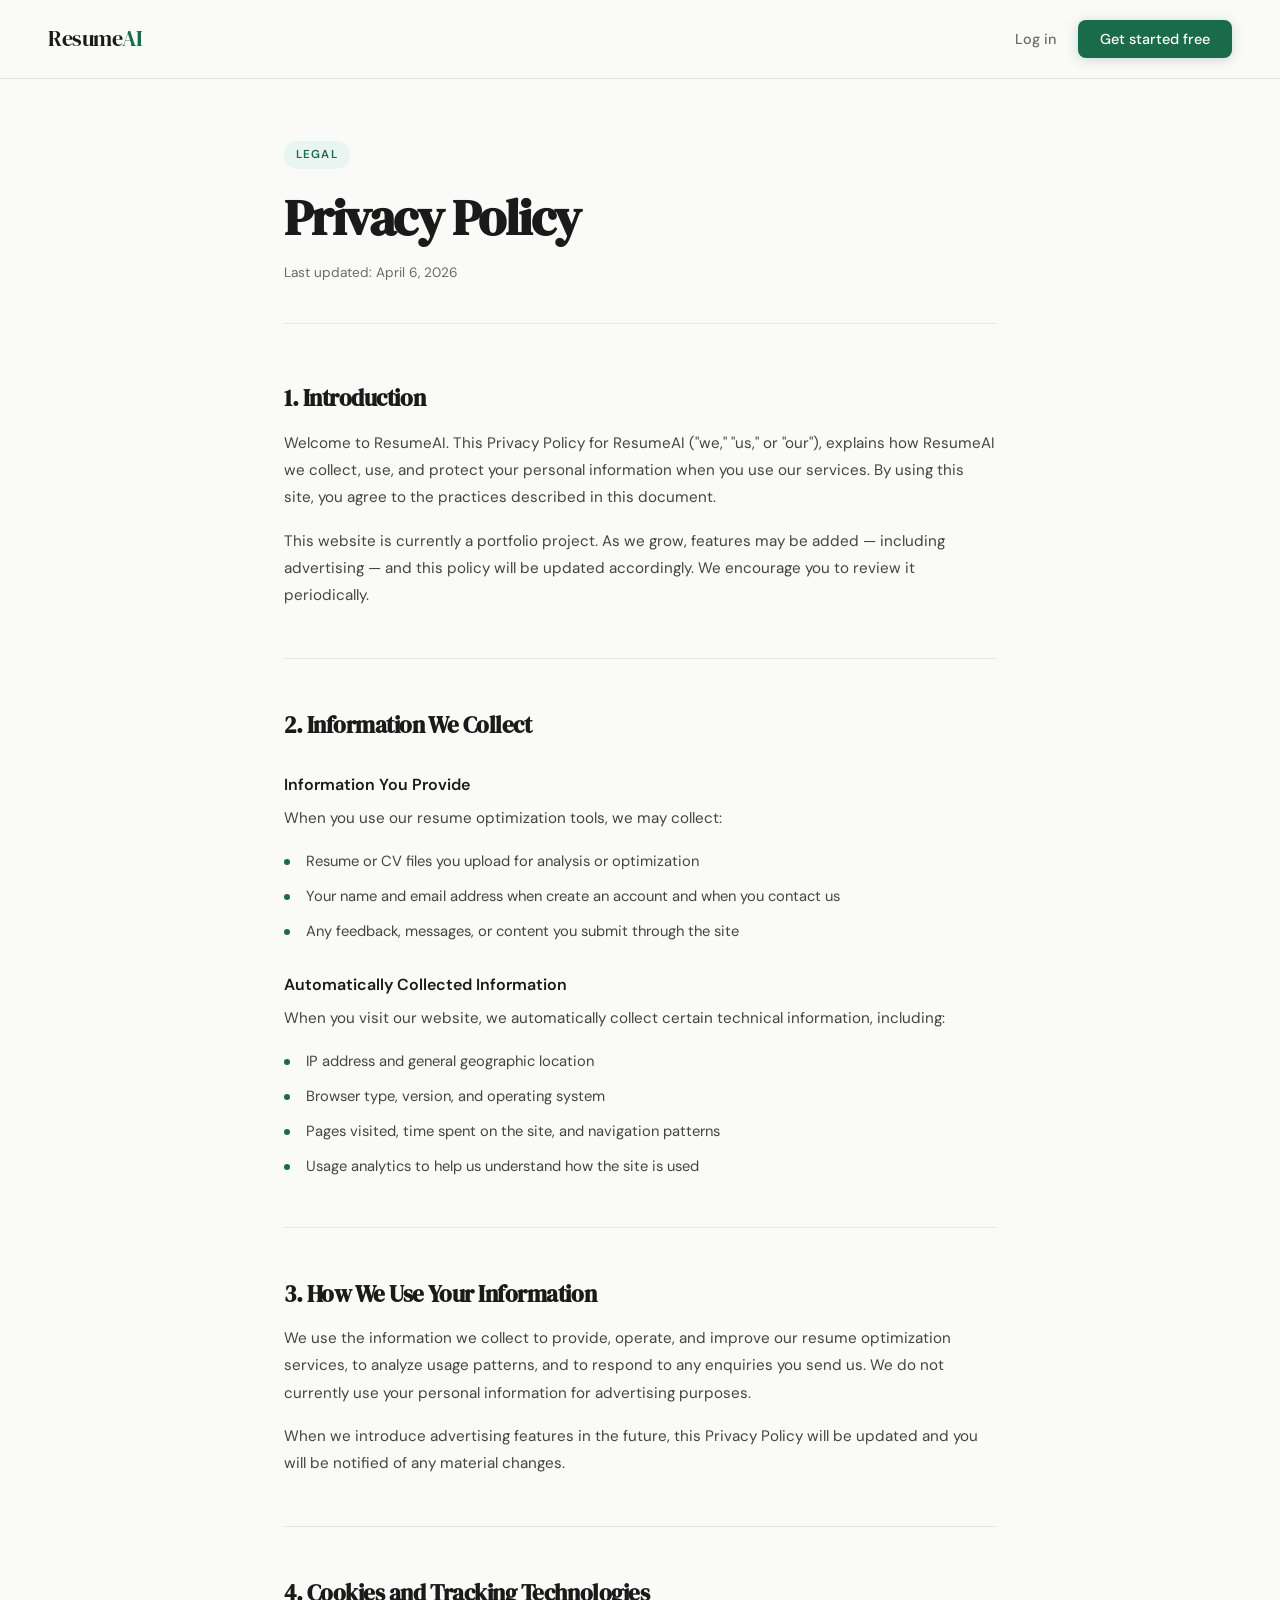
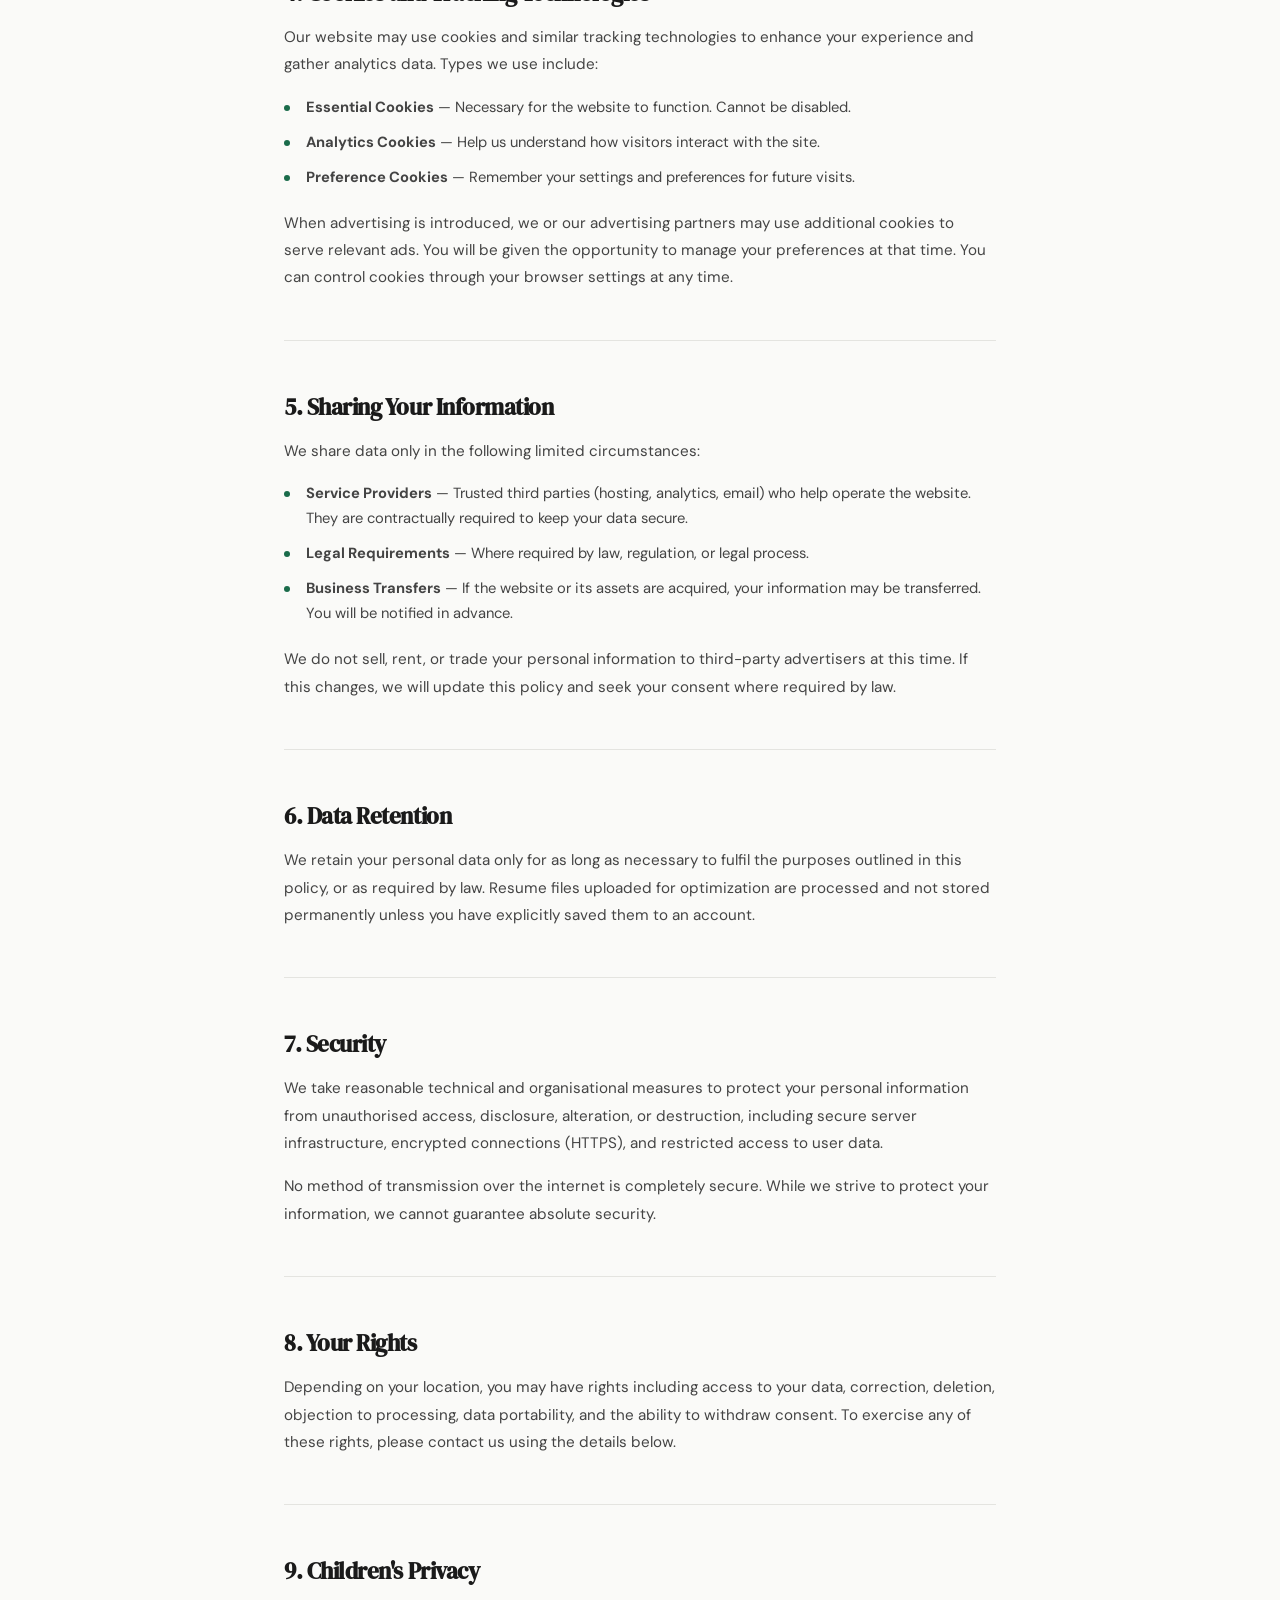
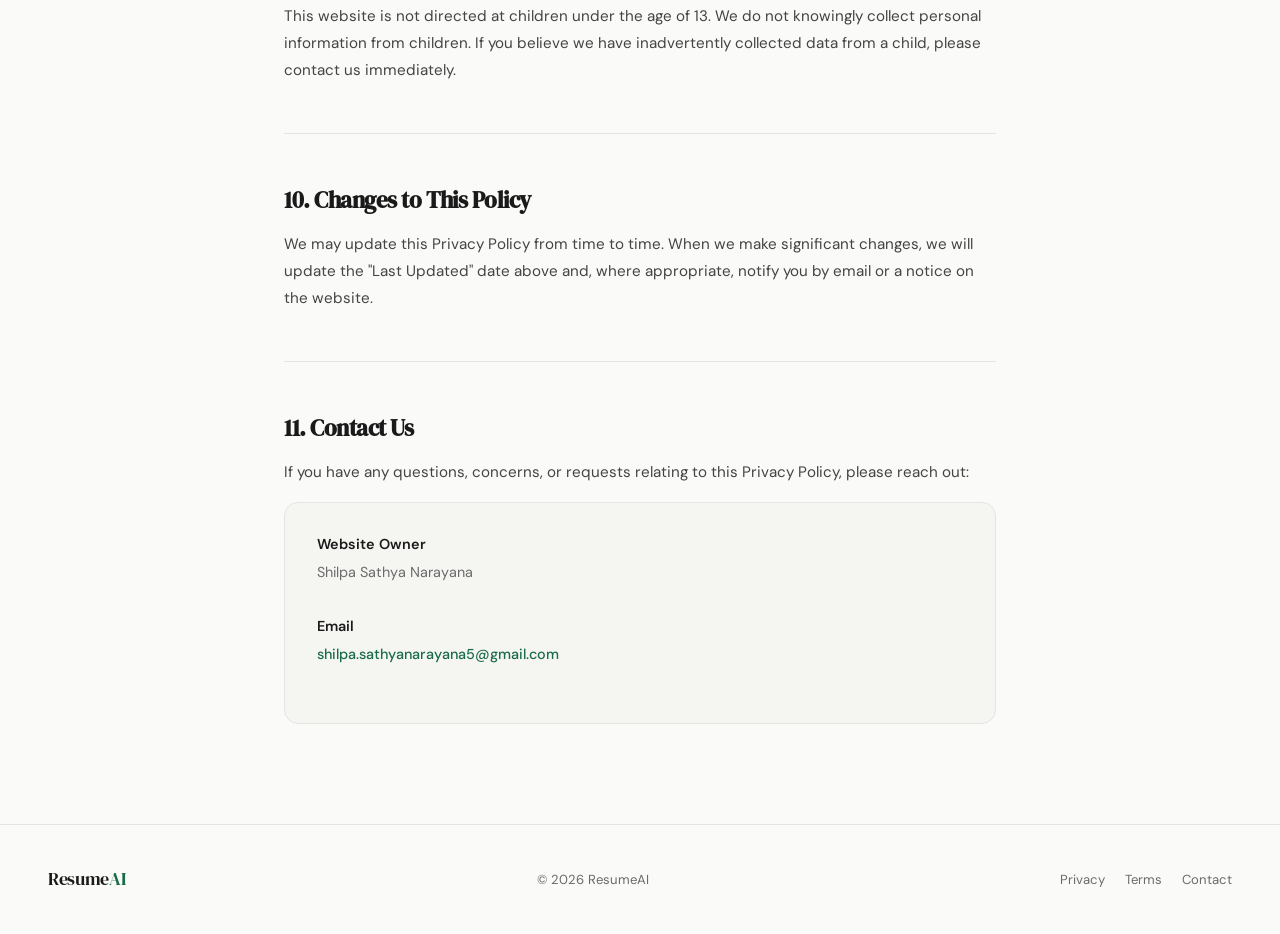
<file: frontend/privacy.html>
<!DOCTYPE html>
<html lang="en">

<head>
  <meta charset="UTF-8" />
  <meta name="viewport" content="width=device-width, initial-scale=1.0" />
  <title>ResumeAI — Land Your Dream Job</title>
  <link rel="preconnect" href="https://fonts.googleapis.com" />
  <link
    href="https://fonts.googleapis.com/css2?family=DM+Serif+Display:ital@0;1&family=DM+Sans:wght@300;400;500;600&display=swap"
    rel="stylesheet" />
  <link rel="stylesheet" href="assets/css/main.css" />
  <script src="assets/js/config.js"></script>
  <script src="assets/js/nav.js" defer></script>
  <script src="assets/js/script.js" defer></script>
</head>

<body>

  <!-- ══════════════════════════════════════
       NAV
  ══════════════════════════════════════ -->
  <nav id="navbar">
    <a href="dashboard.html" class="nav-logo">Resume<span>AI</span></a>
    <div class="nav-right">
      <!-- <span class="nav-free-badge" id="freeCounter">5 free uses left</span> -->

      <!-- Guest state -->
      <div id="guestNav" style="display:flex;align-items:center;gap:8px;">
        <button class="btn btn-ghost" onclick="openModal('login')">Log in</button>
        <button class="btn btn-primary" onclick="openModal('signup')">Get started free</button>
      </div>

      <!-- Logged-in state -->
      <div id="userNav" style="display:none;">
        <div class="user-menu-wrap">
          <div class="user-avatar" id="userAvatar" onclick="toggleDropdown()">?</div>
          <div class="user-dropdown" id="userDropdown">
            <div class="user-email">
              <strong id="dropdownName">—</strong>
              <span id="dropdownEmail">—</span>
            </div>
            <button class="dropdown-item" onclick="goToMyResumes()">📄 History</button>
            <button class="dropdown-item" onclick="window.location.href='optimize.html'">✨ Optimize
              Resume</button>
            <button class="dropdown-item" onclick="window.location.href='jobTracker.html'">📬 Job Tracker</button>
            <button class="dropdown-item" onclick="window.location.href='interviewPrep.html'">📖 Interview Prep</button>
            <button class="dropdown-item" onclick="goToSettings()">⚙️ Settings</button>
            <button class="dropdown-item danger" onclick="logout()">↩ Log out</button>
          </div>
        </div>
      </div>
    </div>
  </nav>

  <!-- ══════════════════════════════════════
       PAGE CONTENT
  ══════════════════════════════════════ -->
  <main class="page-wrapper">
    <header class="page-header">
      <div class="page-eyebrow">Legal</div>
      <h1 class="page-title">Privacy Policy</h1>
      <p class="page-meta">Last updated: April 6, 2026
        <!-- <span id="lastUpdated"></span> -->
      </p>
    </header>

    <div class="policy-body">

      <h2>1. Introduction</h2>
      <p>Welcome to ResumeAI. This Privacy Policy for ResumeAI ("we," "us," or "our"), explains how ResumeAI we collect, use, and protect your personal information
        when you use our services. By using this site, you agree to the practices described in this document.</p>
      <p>This website is currently a portfolio project. As we grow, features may be added — including advertising — and
        this policy will be updated accordingly. We encourage you to review it periodically.</p>

      <h2>2. Information We Collect</h2>
      <h3>Information You Provide</h3>
      <p>When you use our resume optimization tools, we may collect:</p>
      <ul>
        <li>Resume or CV files you upload for analysis or optimization</li>
        <li>Your name and email address when create an account and when you contact us</li>
        <li>Any feedback, messages, or content you submit through the site</li>
      </ul>

      <h3>Automatically Collected Information</h3>
      <p>When you visit our website, we automatically collect certain technical information, including:</p>
      <ul>
        <li>IP address and general geographic location</li>
        <li>Browser type, version, and operating system</li>
        <li>Pages visited, time spent on the site, and navigation patterns</li>
        <li>Usage analytics to help us understand how the site is used</li>
      </ul>

      <h2>3. How We Use Your Information</h2>
      <p>We use the information we collect to provide, operate, and improve our resume optimization services, to analyze
        usage patterns, and to respond to any enquiries you send us. We do not currently use your personal information
        for advertising purposes.</p>
      <p>When we introduce advertising features in the future, this Privacy Policy will be updated and you will be
        notified of any material changes.</p>

      <h2>4. Cookies and Tracking Technologies</h2>
      <p>Our website may use cookies and similar tracking technologies to enhance your experience and gather analytics
        data. Types we use include:</p>
      <ul>
        <li><strong>Essential Cookies</strong> — Necessary for the website to function. Cannot be disabled.</li>
        <li><strong>Analytics Cookies</strong> — Help us understand how visitors interact with the site.</li>
        <li><strong>Preference Cookies</strong> — Remember your settings and preferences for future visits.</li>
      </ul>
      <p>When advertising is introduced, we or our advertising partners may use additional cookies to serve relevant
        ads. You will be given the opportunity to manage your preferences at that time. You can control cookies through
        your browser settings at any time.</p>

      <h2>5. Sharing Your Information</h2>
      <p>We share data only in the following limited circumstances:</p>
      <ul>
        <li><strong>Service Providers</strong> — Trusted third parties (hosting, analytics, email) who help operate the
          website. They are contractually required to keep your data secure.</li>
        <li><strong>Legal Requirements</strong> — Where required by law, regulation, or legal process.</li>
        <li><strong>Business Transfers</strong> — If the website or its assets are acquired, your information may be
          transferred. You will be notified in advance.</li>
      </ul>
      <p>We do not sell, rent, or trade your personal information to third-party advertisers at this time. If this
        changes, we will update this policy and seek your consent where required by law.</p>

      <h2>6. Data Retention</h2>
      <p>We retain your personal data only for as long as necessary to fulfil the purposes outlined in this policy, or
        as required by law. Resume files uploaded for optimization are processed and not stored permanently unless you
        have explicitly saved them to an account.</p>

      <h2>7. Security</h2>
      <p>We take reasonable technical and organisational measures to protect your personal information from unauthorised
        access, disclosure, alteration, or destruction, including secure server infrastructure, encrypted connections
        (HTTPS), and restricted access to user data.</p>
      <p>No method of transmission over the internet is completely secure. While we strive to protect your information,
        we cannot guarantee absolute security.</p>

      <h2>8. Your Rights</h2>
      <p>Depending on your location, you may have rights including access to your data, correction, deletion, objection
        to processing, data portability, and the ability to withdraw consent. To exercise any of these rights, please
        contact us using the details below.</p>

      <h2>9. Children's Privacy</h2>
      <p>This website is not directed at children under the age of 13. We do not knowingly collect personal information
        from children. If you believe we have inadvertently collected data from a child, please contact us immediately.
      </p>

      <h2>10. Changes to This Policy</h2>
      <p>We may update this Privacy Policy from time to time. When we make significant changes, we will update the "Last
        Updated" date above and, where appropriate, notify you by email or a notice on the website.</p>

      <h2>11. Contact Us</h2>
      <p>If you have any questions, concerns, or requests relating to this Privacy Policy, please reach out:</p>
      <div class="contact-block">
        <p>
          <strong>Website Owner</strong><br>
          Shilpa Sathya Narayana<br><br>
          <strong>Email</strong><br>
          <a href="mailto:shilpa.sathyanarayana5@gmail.com">shilpa.sathyanarayana5@gmail.com</a><br><br>
          <!-- <strong>Website</strong><br>
          <a href="#">[www.yourwebsite.com]</a> -->
        </p>
      </div>
    </div>
  </main>

  <!-- ══════════════════════════════════════
       FOOTER
  ══════════════════════════════════════ -->
  <footer>
    <a href="/index.html" class="nav-logo" style="font-size:1.1rem;">Resume<span
        style="color:var(--accent)">AI</span></a>
    <span>© <span id="footerYear"></span> ResumeAI</span>
    <div style="display:flex;gap:20px;">
      <a href="/privacy.html">Privacy</a>
      <a href="terms.html">Terms</a>
      <a href="contact_us.html">Contact</a>
    </div>
  </footer>

  <!-- ══════════════════════════════════════
       AUTH MODAL (identical to index.html)
  ══════════════════════════════════════ -->
  <div class="modal-overlay" id="modalOverlay" onclick="handleOverlayClick(event)">
    <div class="modal" role="dialog" aria-modal="true">
      <button class="modal-close" onclick="closeModal()" aria-label="Close">✕</button>
      <div class="modal-logo">Resume<span>AI</span></div>

      <div class="modal-tabs">
        <button class="modal-tab active" id="tabLogin" onclick="switchTab('login')">Log in</button>
        <button class="modal-tab" id="tabSignup" onclick="switchTab('signup')">Sign up</button>
      </div>

      <div class="modal-alert" id="modalAlert"></div>

      <!-- LOGIN PANEL -->
      <div class="tab-panel active" id="panelLogin">
        <p class="modal-subtitle">Welcome back. Log in to access your resume history and saved results.</p>
        <form onsubmit="handleLogin(event)" novalidate>
          <div class="form-group">
            <label class="form-label" for="loginEmail">Email address</label>
            <input class="form-input" type="email" id="loginEmail" placeholder="you@example.com" autocomplete="email"
              required />
            <div class="form-error" id="loginEmailError">Please enter a valid email address.</div>
          </div>
          <div class="form-group">
            <label class="form-label" for="loginPassword">Password</label>
            <input class="form-input" type="password" id="loginPassword" placeholder="Your password"
              autocomplete="current-password" required />
            <div class="form-error" id="loginPasswordError">Password is required.</div>
          </div>
          <button type="submit" class="form-submit" id="loginBtn">
            Log in
            <div class="spinner"></div>
          </button>
        </form>
        <div class="form-divider">or</div>
        <p style="text-align:center;font-size:0.84rem;color:var(--muted)">
          Don't have an account?
          <a href="#" style="color:var(--accent);text-decoration:none;font-weight:500"
            onclick="switchTab('signup');return false;">Sign up free →</a>
        </p>
      </div>

      <!-- SIGNUP PANEL -->
      <div class="tab-panel" id="panelSignup">
        <p class="modal-subtitle">Create your free account to save optimizations and access your resume history.</p>
        <form onsubmit="handleSignup(event)" novalidate>
          <div class="form-group">
            <label class="form-label" for="signupName">Full name</label>
            <input class="form-input" type="text" id="signupName" placeholder="Alex Johnson" autocomplete="name"
              required />
            <div class="form-error" id="signupNameError">Please enter your name.</div>
          </div>
          <div class="form-group">
            <label class="form-label" for="signupEmail">Email address</label>
            <input class="form-input" type="email" id="signupEmail" placeholder="you@example.com" autocomplete="email"
              required />
            <div class="form-error" id="signupEmailError">Please enter a valid email address.</div>
          </div>
          <div class="form-group">
            <label class="form-label" for="signupPassword">Password</label>
            <input class="form-input" type="password" id="signupPassword" placeholder="At least 8 characters"
              autocomplete="new-password" required oninput="checkStrength(this.value)" />
            <div class="strength-bar">
              <div class="strength-fill" id="strengthFill"></div>
            </div>
            <div class="strength-label" id="strengthLabel"></div>
            <div class="form-error" id="signupPasswordError">Password must be at least 8 characters.</div>
          </div>
          <button type="submit" class="form-submit" id="signupBtn">
            Create account
            <div class="spinner"></div>
          </button>
        </form>
        <div class="form-divider">or</div>
        <p style="text-align:center;font-size:0.84rem;color:var(--muted)">
          Already have an account?
          <a href="#" style="color:var(--accent);text-decoration:none;font-weight:500"
            onclick="switchTab('login');return false;">Log in →</a>
        </p>
      </div>
    </div>
  </div>

  <!-- TOAST -->
  <div class="toast" id="toast"></div>

</body>

</html>
</file>
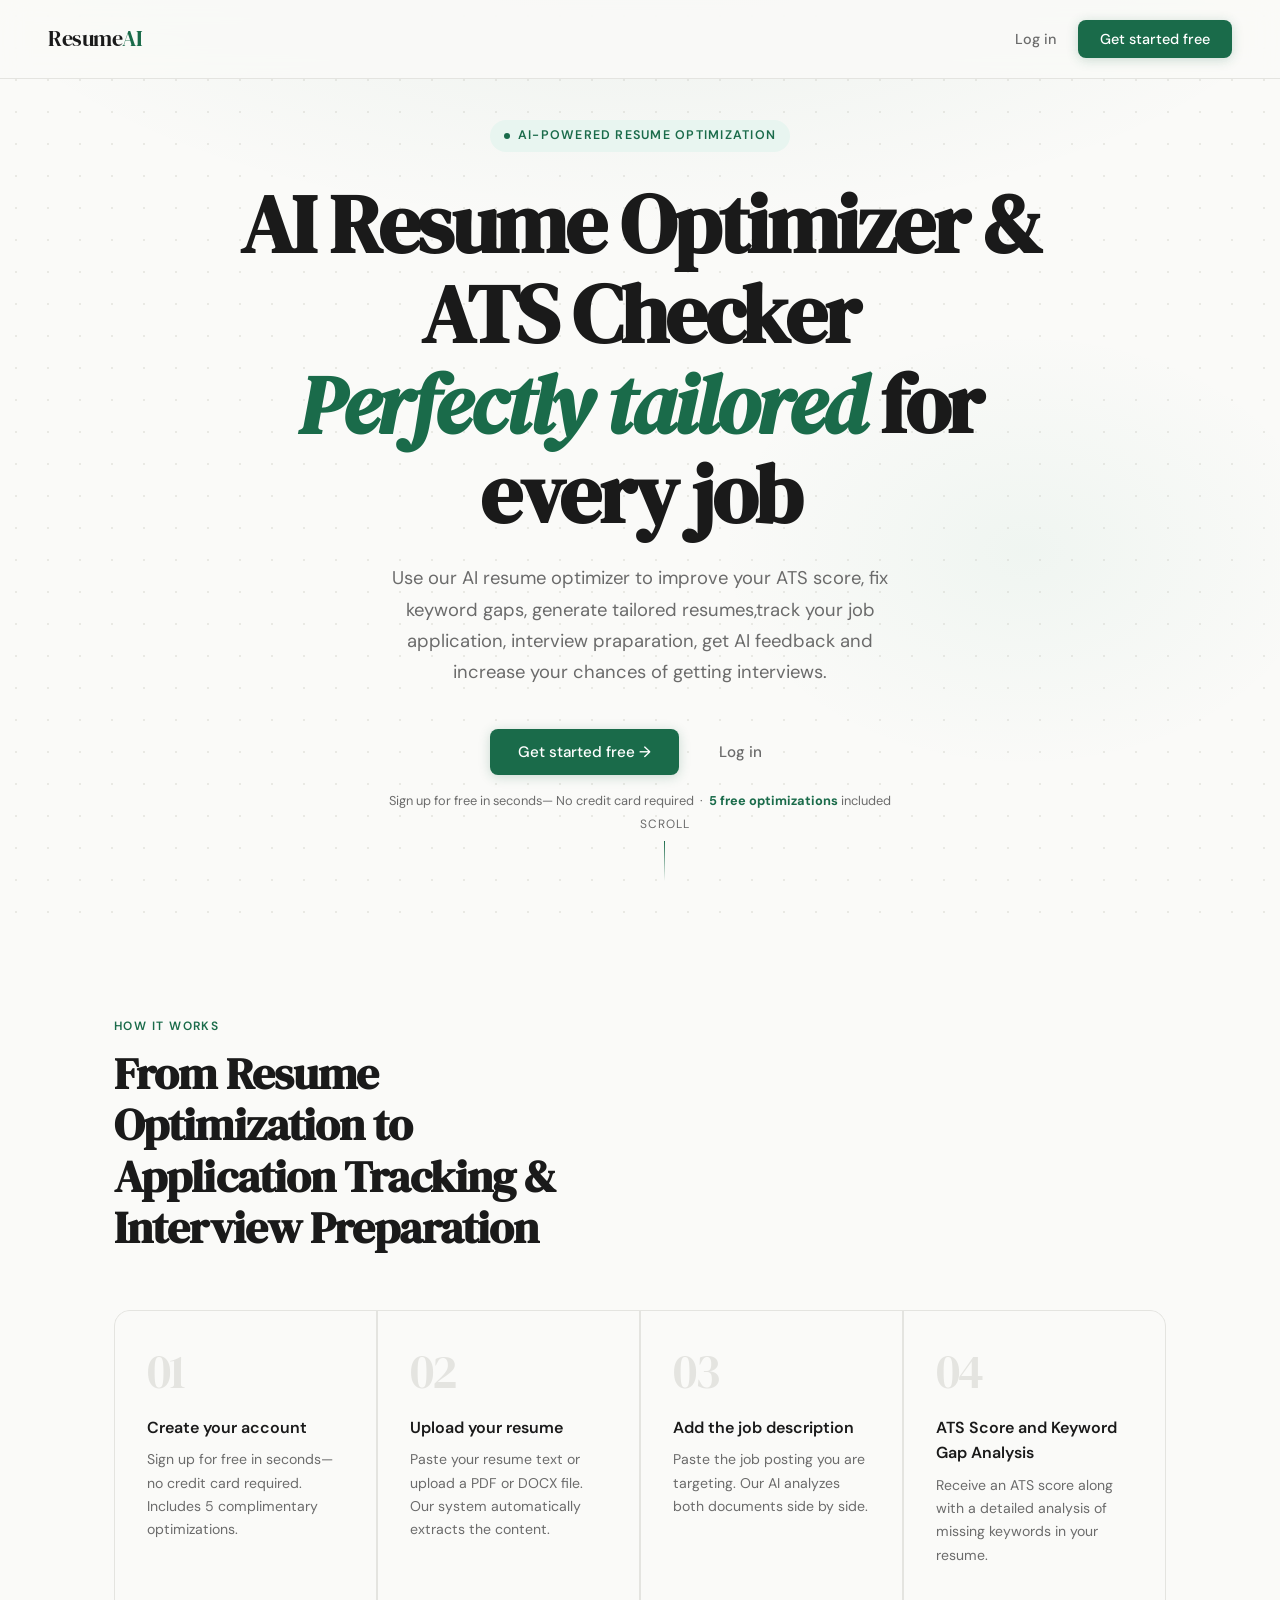
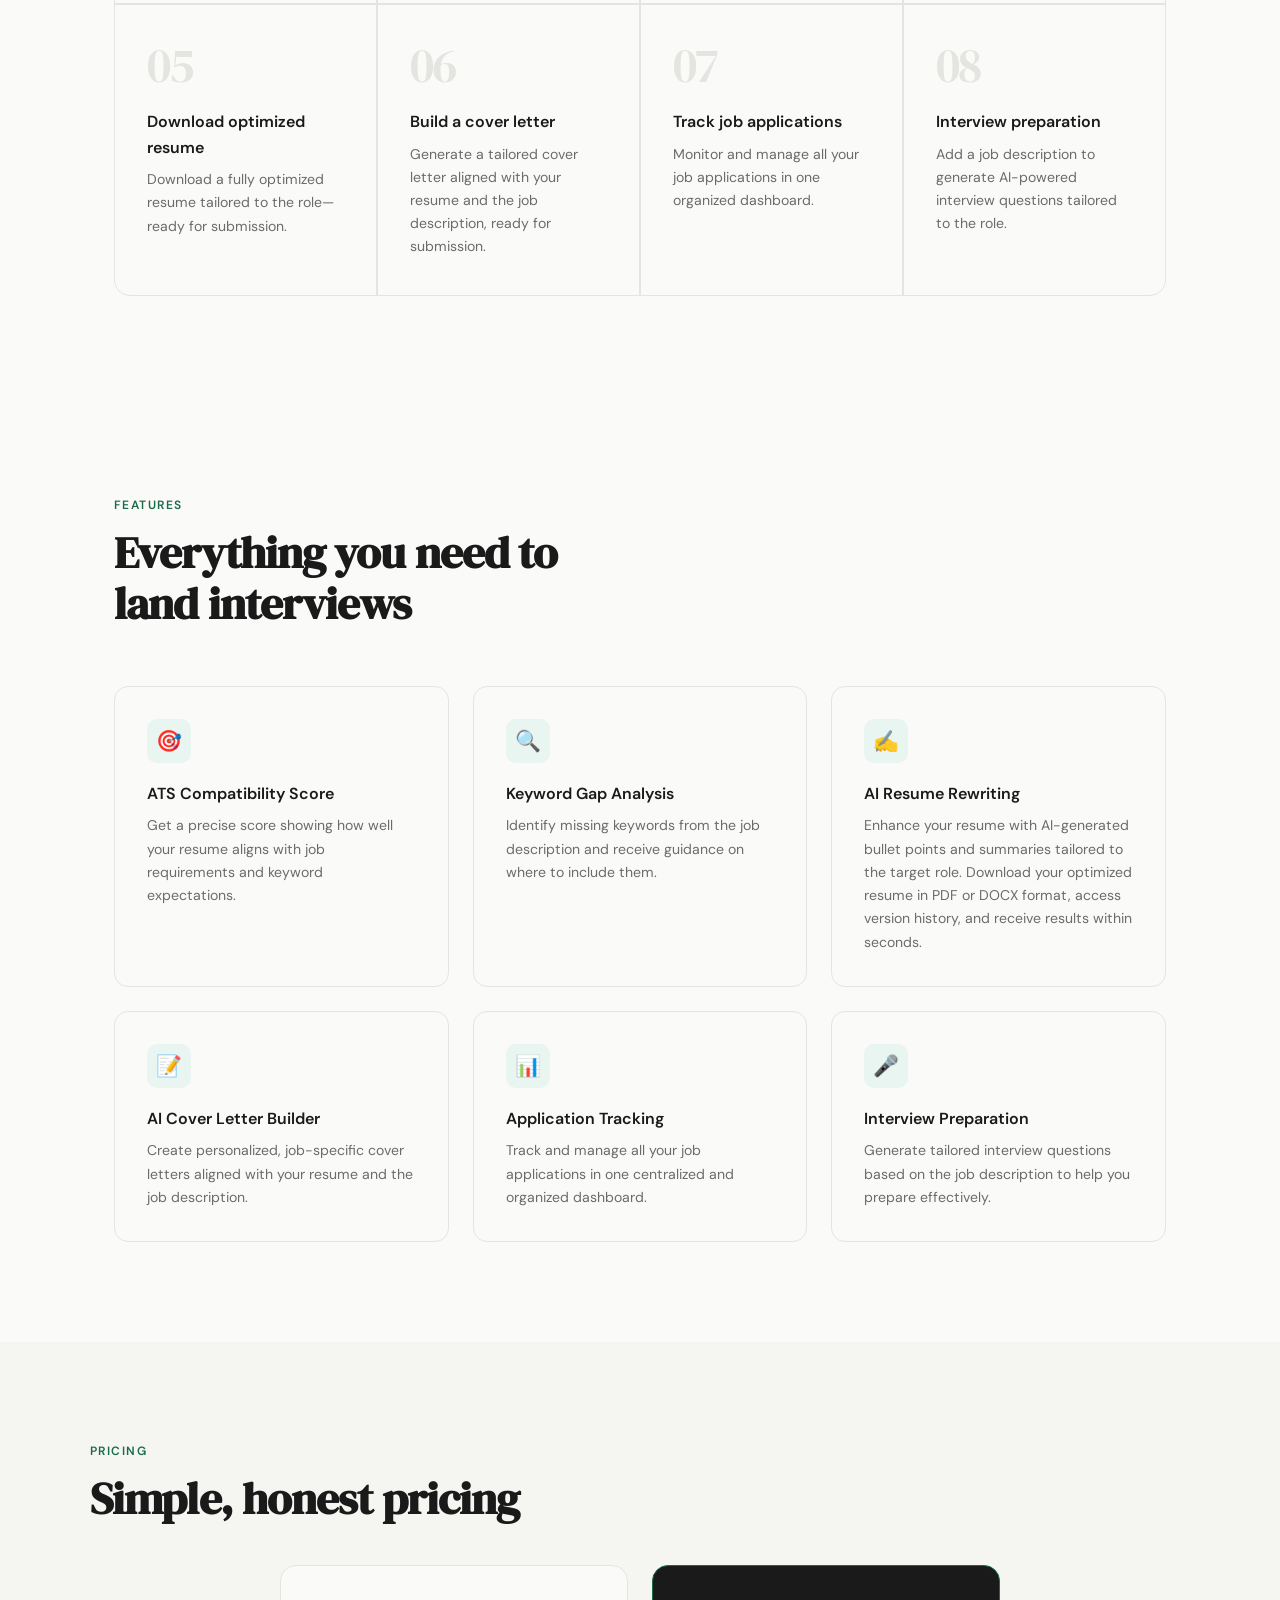
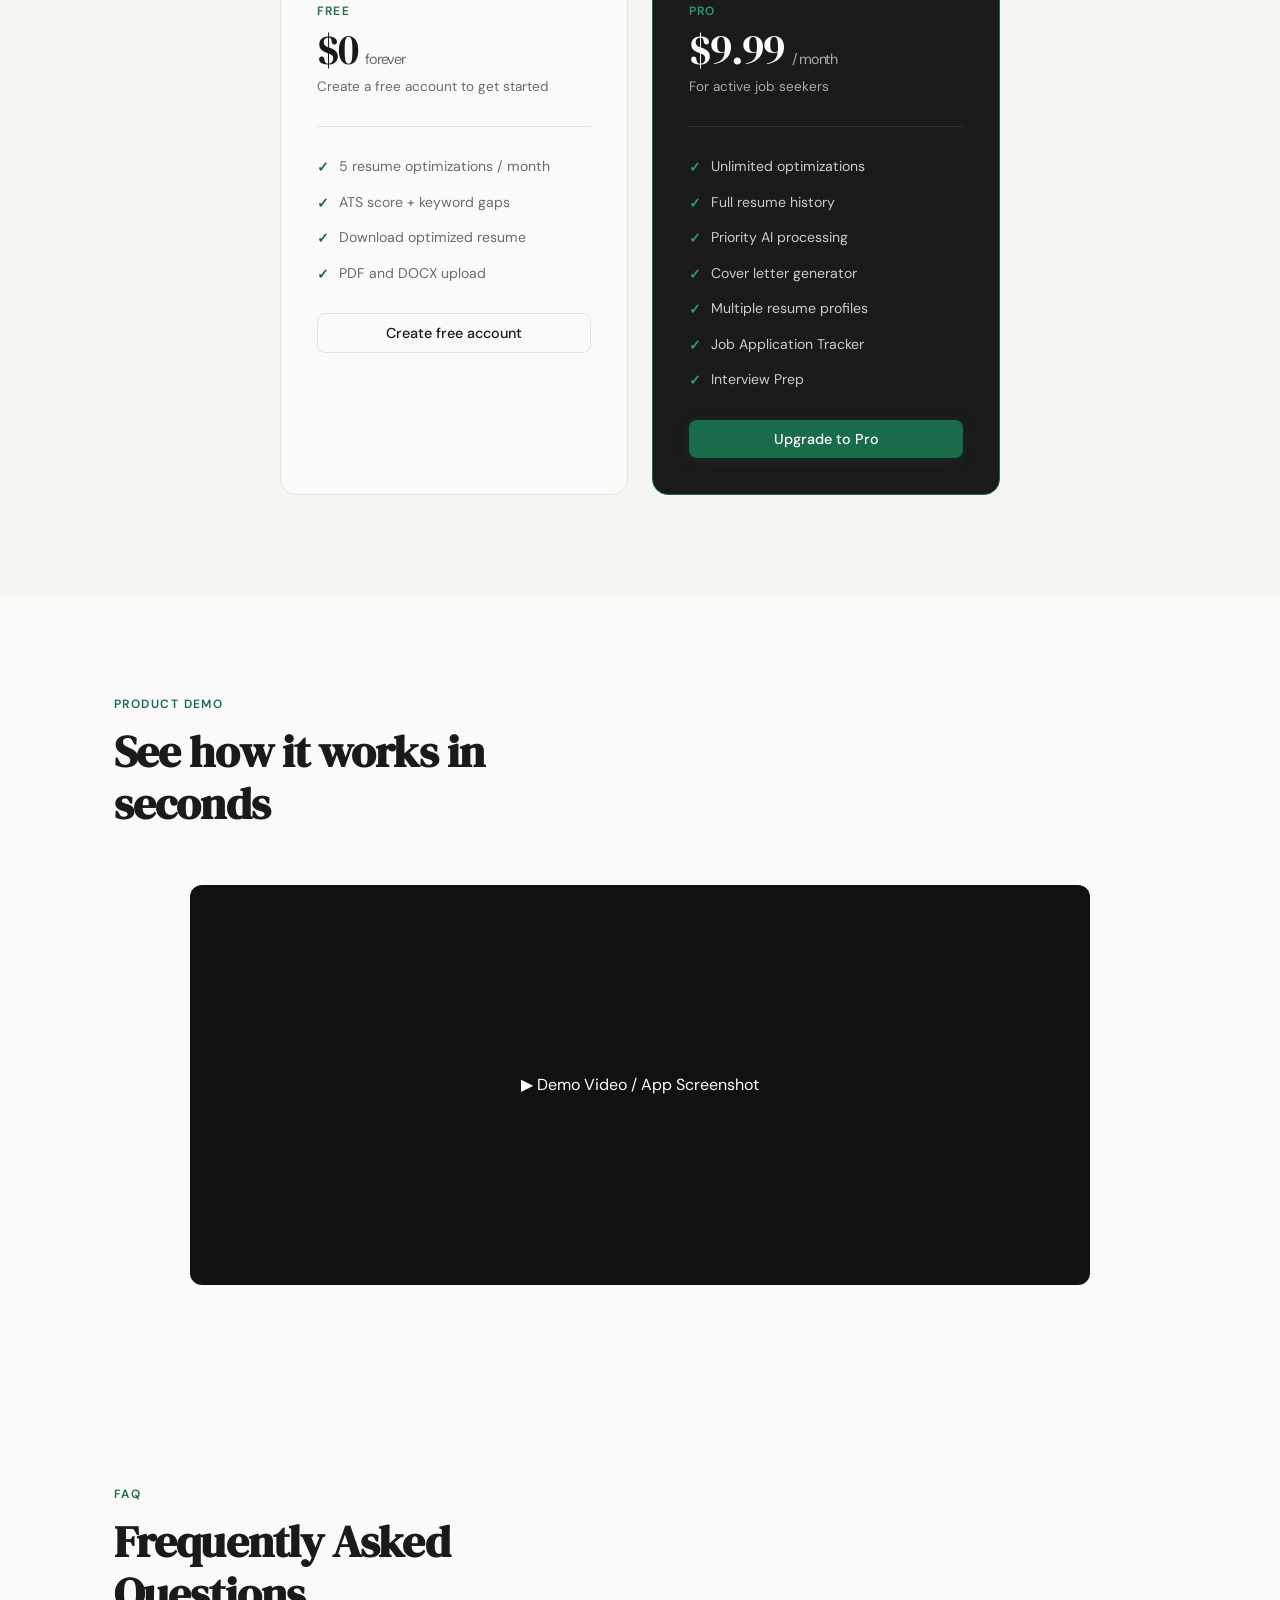
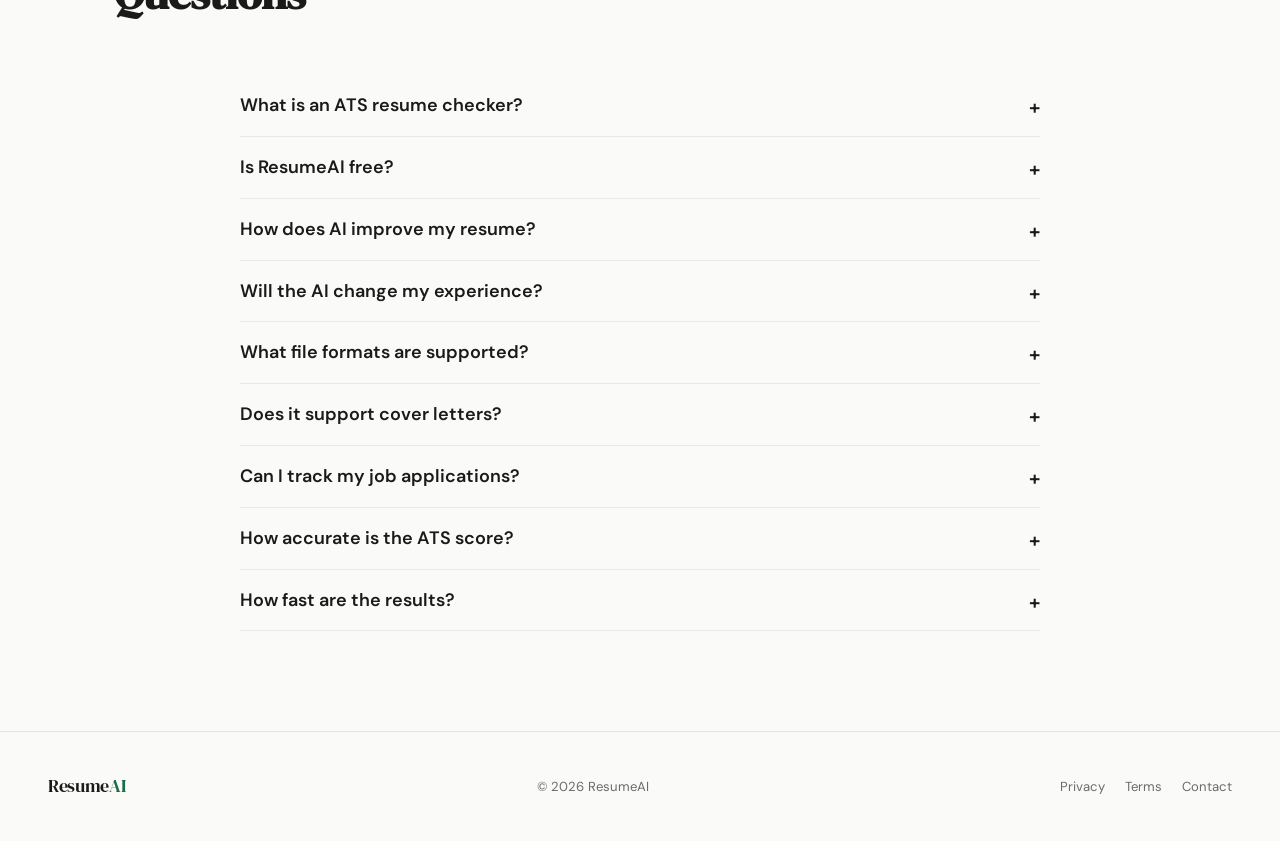
<file: frontend/resume_history.html>
<!DOCTYPE html>
<html lang="en">

<head>
    <meta charset="UTF-8" />
    <meta name="viewport" content="width=device-width, initial-scale=1.0" />
    <title>ResumeAI — Resume History</title>
    <link rel="preconnect" href="https://fonts.googleapis.com" />
    <link
        href="https://fonts.googleapis.com/css2?family=DM+Serif+Display:ital@0;1&family=DM+Sans:wght@300;400;500;600&display=swap"
        rel="stylesheet" />
    <link rel="stylesheet" href="assets/css/main.css" />

    <style>
        body {
            padding-top: 80px;
        }

        .dashboard-wrapper {
            max-width: 1100px;
            margin: 0 auto;
            padding: 48px 24px 100px;
        }

        /* ── WELCOME HEADER ── */
        .dashboard-header {
            margin-bottom: 40px;
        }

        .dashboard-eyebrow {
            font-size: 0.75rem;
            font-weight: 600;
            letter-spacing: 0.1em;
            text-transform: uppercase;
            color: var(--accent);
            margin-bottom: 8px;
        }

        .dashboard-title {
            font-family: 'DM Serif Display', serif;
            font-size: clamp(1.8rem, 4vw, 2.6rem);
            letter-spacing: -0.02em;
            color: var(--ink);
            margin-bottom: 8px;
        }

        .dashboard-subtitle {
            font-size: 0.95rem;
            color: var(--muted);
        }

        /* ── STATS ROW ── */
        .stats-row {
            display: grid;
            grid-template-columns: repeat(auto-fit, minmax(180px, 1fr));
            gap: 16px;
            margin-bottom: 40px;
        }

        .stat-card {
            background: var(--white);
            border: 1px solid var(--border);
            border-radius: 14px;
            padding: 20px 24px;
        }

        .stat-label {
            font-size: 0.75rem;
            font-weight: 600;
            letter-spacing: 0.08em;
            text-transform: uppercase;
            color: var(--muted);
            margin-bottom: 8px;
        }

        .stat-value {
            font-family: 'DM Serif Display', serif;
            font-size: 2rem;
            letter-spacing: -0.02em;
            color: var(--ink);
            line-height: 1;
        }

        .stat-value.accent {
            color: var(--accent);
        }

        .stat-value.gold {
            color: #c9a84c;
        }

        .stat-desc {
            font-size: 0.78rem;
            color: var(--muted);
            margin-top: 4px;
        }

        /* ── SECTION HEADER ── */
        .section-header {
            display: flex;
            align-items: center;
            justify-content: space-between;
            margin-bottom: 16px;
        }

        .section-heading {
            font-family: 'DM Serif Display', serif;
            font-size: 1.3rem;
            color: var(--ink);
            letter-spacing: -0.01em;
        }

        /* ── FILTER BAR ── */
        .filter-bar {
            display: flex;
            align-items: center;
            gap: 10px;
            margin-bottom: 20px;
            flex-wrap: wrap;
        }

        .filter-select {
            font-family: inherit;
            font-size: 0.85rem;
            color: var(--ink);
            background: var(--white);
            border: 1px solid var(--border);
            border-radius: 8px;
            padding: 7px 12px;
            cursor: pointer;
            outline: none;
            transition: border-color 0.15s;
        }

        .filter-select:focus {
            border-color: var(--accent);
        }

        .filter-search {
            font-family: inherit;
            font-size: 0.85rem;
            color: var(--ink);
            background: var(--white);
            border: 1px solid var(--border);
            border-radius: 8px;
            padding: 7px 14px;
            outline: none;
            flex: 1;
            min-width: 180px;
            transition: border-color 0.15s;
        }

        .filter-search:focus {
            border-color: var(--accent);
        }

        .filter-search::placeholder {
            color: var(--muted);
        }

        /* ── EMPTY STATE ── */
        .empty-state {
            text-align: center;
            padding: 64px 24px;
            background: var(--surface);
            border: 1px dashed var(--border);
            border-radius: 16px;
        }

        .empty-icon {
            font-size: 2.5rem;
            margin-bottom: 16px;
        }

        .empty-title {
            font-family: 'DM Serif Display', serif;
            font-size: 1.3rem;
            color: var(--ink);
            margin-bottom: 8px;
        }

        .empty-desc {
            font-size: 0.9rem;
            color: var(--muted);
            margin-bottom: 24px;
            max-width: 360px;
            margin-left: auto;
            margin-right: auto;
            line-height: 1.7;
        }

        /* ── RESUME LIST ── */
        .resume-list {
            display: flex;
            flex-direction: column;
            gap: 12px;
        }

        .resume-item {
            background: var(--white);
            border: 1px solid var(--border);
            border-radius: 12px;
            padding: 18px 20px;
            display: flex;
            align-items: center;
            justify-content: space-between;
            gap: 16px;
            transition: border-color 0.18s, box-shadow 0.18s;
            cursor: pointer;
        }

        .resume-item:hover {
            border-color: var(--accent);
            box-shadow: 0 2px 12px rgba(0, 0, 0, 0.06);
        }

        .resume-item-left {
            display: flex;
            align-items: center;
            gap: 14px;
            flex: 1;
            min-width: 0;
        }

        .resume-item-icon {
            width: 40px;
            height: 40px;
            background: var(--accent-light);
            border-radius: 10px;
            display: flex;
            align-items: center;
            justify-content: center;
            font-size: 1.1rem;
            flex-shrink: 0;
        }

        .resume-item-info {
            min-width: 0;
        }

        .resume-item-title {
            font-size: 0.92rem;
            font-weight: 600;
            color: var(--ink);
            white-space: nowrap;
            overflow: hidden;
            text-overflow: ellipsis;
        }

        .resume-item-meta {
            font-size: 0.78rem;
            color: var(--muted);
            margin-top: 3px;
            display: flex;
            align-items: center;
            gap: 8px;
            flex-wrap: wrap;
        }

        .meta-dot {
            width: 3px;
            height: 3px;
            border-radius: 50%;
            background: var(--border);
            display: inline-block;
        }

        .resume-item-right {
            display: flex;
            align-items: center;
            gap: 10px;
            flex-shrink: 0;
        }

        /* ── SCORE BADGE ── */
        .score-badge {
            font-size: 0.82rem;
            font-weight: 700;
            padding: 4px 11px;
            border-radius: 20px;
            white-space: nowrap;
        }

        .score-high {
            background: var(--accent-light);
            color: var(--accent);
        }

        .score-mid {
            background: #fef3c7;
            color: #d97706;
        }

        .score-low {
            background: #fdf0ef;
            color: var(--danger);
        }

        .score-none {
            background: var(--surface);
            color: var(--muted);
        }

        /* ── STATUS BADGE ── */
        .status-badge {
            font-size: 0.75rem;
            font-weight: 600;
            padding: 3px 9px;
            border-radius: 20px;
            text-transform: capitalize;
            white-space: nowrap;
        }

        .status-completed {
            background: #d1fae5;
            color: #065f46;
        }

        .status-pending {
            background: #fef3c7;
            color: #92400e;
        }

        .status-processing {
            background: #dbeafe;
            color: #1e40af;
        }

        .status-failed {
            background: #fdf0ef;
            color: var(--danger);
        }

        /* ── LOADING SKELETON ── */
        .skeleton-list {
            display: flex;
            flex-direction: column;
            gap: 12px;
        }

        .skeleton-item {
            background: var(--white);
            border: 1px solid var(--border);
            border-radius: 12px;
            padding: 18px 20px;
            display: flex;
            align-items: center;
            gap: 14px;
        }

        .skeleton-block {
            background: var(--surface);
            border-radius: 6px;
            animation: shimmer 1.4s infinite;
        }

        @keyframes shimmer {
            0% {
                opacity: 1;
            }

            50% {
                opacity: 0.45;
            }

            100% {
                opacity: 1;
            }
        }

        /* ── ERROR BANNER ── */
        .error-banner {
            background: #fdf0ef;
            border: 1px solid #f5c6c2;
            border-radius: 12px;
            padding: 16px 20px;
            color: var(--danger);
            font-size: 0.9rem;
            display: none;
            align-items: center;
            gap: 10px;
            margin-bottom: 20px;
        }

        .error-banner.show {
            display: flex;
        }

        /* ── PAGINATION ── */
        .pagination {
            display: flex;
            align-items: center;
            justify-content: center;
            gap: 8px;
            margin-top: 28px;
        }

        .page-btn {
            font-family: inherit;
            font-size: 0.85rem;
            font-weight: 500;
            padding: 7px 14px;
            border-radius: 8px;
            border: 1px solid var(--border);
            background: var(--white);
            color: var(--ink);
            cursor: pointer;
            transition: all 0.15s;
        }

        .page-btn:hover:not(:disabled) {
            border-color: var(--accent);
            color: var(--accent);
        }

        .page-btn.active {
            background: var(--accent);
            border-color: var(--accent);
            color: white;
        }

        .page-btn:disabled {
            opacity: 0.4;
            cursor: not-allowed;
        }

        @media (max-width: 640px) {
            .stats-row {
                grid-template-columns: 1fr 1fr;
            }

            .resume-item-right {
                flex-direction: column;
                align-items: flex-end;
                gap: 6px;
            }
        }
    </style>
</head>

<body>
    <!-- ── NAVBAR ── -->
    <nav id="navbar">
        <a href="dashboard.html" class="nav-logo">Resume<span>AI</span></a>
        <div class="nav-right">
            <div id="userNav" style="display:none;">
                <div class="user-menu-wrap">
                    <div class="user-avatar" id="userAvatar" onclick="toggleDropdown()">?</div>
                    <div class="user-dropdown" id="userDropdown">
                        <div class="user-email">
                            <strong id="dropdownName">—</strong>
                            <span id="dropdownEmail">—</span>
                        </div>
                        <button class="dropdown-item" onclick="window.location.href='optimize.html'">✨ Optimize
                            Resume</button>
                        <button class="dropdown-item" onclick="goToMyResumes()">📄 History</button>
                        <button class="dropdown-item" onclick="window.location.href='jobTracker.html'">📬 Job
                            Tracker</button>
                        <button class="dropdown-item" onclick="window.location.href='interviewPrep.html'">📖 Interview
                            Prep</button>
                        <button class="dropdown-item" onclick="goToSettings()">⚙️ Settings</button>
                        <button class="dropdown-item danger" onclick="logout()">↩ Log out</button>
                    </div>
                </div>
            </div>
        </div>
    </nav>

    <div class="dashboard-wrapper">

        <!-- ── HEADER ── -->
        <div class="dashboard-header">
            <div class="dashboard-eyebrow">Your Account</div>
            <h1 class="dashboard-title">Resume Optimisation History</h1>
            <p class="dashboard-subtitle" id="headerSubtitle">Loading your optimisations…</p>
        </div>

        <!-- ── STATS ── -->
        <div class="stats-row">
            <div class="stat-card">
                <div class="stat-label">Total Optimisations</div>
                <div class="stat-value accent" id="statTotal">—</div>
                <div class="stat-desc">all time</div>
            </div>
            <div class="stat-card">
                <div class="stat-label">Best ATS Score</div>
                <div class="stat-value gold" id="statBest">—</div>
                <div class="stat-desc">highest achieved</div>
            </div>
            <div class="stat-card">
                <div class="stat-label">Avg ATS Score</div>
                <div class="stat-value" id="statAvg">—</div>
                <div class="stat-desc">across all submissions</div>
            </div>
            <div class="stat-card">
                <div class="stat-label">Completed</div>
                <div class="stat-value accent" id="statCompleted">—</div>
                <div class="stat-desc">successfully processed</div>
            </div>
        </div>

        <!-- ── ERROR BANNER ── -->
        <div class="error-banner" id="errorBanner">
            <span>⚠️</span>
            <span id="errorMsg">Something went wrong loading your history.</span>
        </div>

        <!-- ── HISTORY SECTION ── -->
        <div class="section-header">
            <h2 class="section-heading">All Submissions</h2>
            <a href="optimize.html" class="btn btn-primary" style="font-size:0.85rem;padding:8px 18px;">+ New
                Optimisation</a>
        </div>

        <!-- ── FILTER BAR ── -->
        <div class="filter-bar" id="filterBar" style="display:none;">
            <input type="search" class="filter-search" id="searchInput"
                placeholder="🔍  Search by filename or job title…" oninput="applyFilters()" />
            <select class="filter-select" id="statusFilter" onchange="applyFilters()">
                <option value="">All Statuses</option>
                <option value="completed">Completed</option>
                <option value="pending">Pending</option>
                <option value="processing">Processing</option>
                <option value="failed">Failed</option>
            </select>
            <select class="filter-select" id="scoreFilter" onchange="applyFilters()">
                <option value="">All Scores</option>
                <option value="high">High (80+)</option>
                <option value="mid">Medium (50–79)</option>
                <option value="low">Low (&lt;50)</option>
            </select>
        </div>

        <!-- ── CONTENT AREA ── -->
        <div id="contentArea">
            <!-- Skeleton shown while loading -->
            <div class="skeleton-list" id="skeletonLoader">
                <div class="skeleton-item">
                    <div class="skeleton-block" style="width:40px;height:40px;border-radius:10px;flex-shrink:0;"></div>
                    <div style="flex:1;display:flex;flex-direction:column;gap:8px;">
                        <div class="skeleton-block" style="height:14px;width:55%;"></div>
                        <div class="skeleton-block" style="height:11px;width:35%;"></div>
                    </div>
                    <div class="skeleton-block" style="height:24px;width:60px;border-radius:20px;"></div>
                </div>
                <div class="skeleton-item">
                    <div class="skeleton-block" style="width:40px;height:40px;border-radius:10px;flex-shrink:0;"></div>
                    <div style="flex:1;display:flex;flex-direction:column;gap:8px;">
                        <div class="skeleton-block" style="height:14px;width:45%;"></div>
                        <div class="skeleton-block" style="height:11px;width:28%;"></div>
                    </div>
                    <div class="skeleton-block" style="height:24px;width:60px;border-radius:20px;"></div>
                </div>
                <div class="skeleton-item">
                    <div class="skeleton-block" style="width:40px;height:40px;border-radius:10px;flex-shrink:0;"></div>
                    <div style="flex:1;display:flex;flex-direction:column;gap:8px;">
                        <div class="skeleton-block" style="height:14px;width:60%;"></div>
                        <div class="skeleton-block" style="height:11px;width:40%;"></div>
                    </div>
                    <div class="skeleton-block" style="height:24px;width:60px;border-radius:20px;"></div>
                </div>
            </div>

            <!-- Populated list -->
            <div class="resume-list" id="resumeList" style="display:none;"></div>

            <!-- Empty state -->
            <div class="empty-state" id="emptyState" style="display:none;">
                <div class="empty-icon">📄</div>
                <div class="empty-title">No optimisations yet</div>
                <p class="empty-desc">Upload your resume and a job description to get an ATS score and tailored
                    improvements.</p>
                <a href="optimize.html" class="btn btn-primary">Start your first optimisation</a>
            </div>

            <!-- No filter results -->
            <div class="empty-state" id="noResults" style="display:none;">
                <div class="empty-icon">🔍</div>
                <div class="empty-title">No matching results</div>
                <p class="empty-desc">Try adjusting your search or filter criteria.</p>
                <button class="btn btn-ghost" onclick="clearFilters()">Clear filters</button>
            </div>
        </div>

        <!-- ── PAGINATION ── -->
        <div class="pagination" id="pagination"></div>

    </div>

    <!-- ── FOOTER ── -->
    <footer>
        <a href="index.html" class="nav-logo" style="font-size:1.1rem;">Resume<span
                style="color:var(--accent)">AI</span></a>
        <span>© <span id="footerYear"></span> ResumeAI</span>
        <div style="display:flex;gap:20px;">
            <a href="privacy.html">Privacy</a>
            <a href="terms.html">Terms</a>
            <a href="contact_us.html">Contact</a>
        </div>
    </footer>
    <script src="assets/js/config.js"></script>
    <script src="assets/js/nav.js"></script>
    <script src="assets/js/script.js"></script>
    <!-- add only in the page which need pro subscription -->
    <script src="assets/js/requirepro.js"></script>
    <script>
        // ─── CONFIG ───────────────────────────────────────────────
        const PAGE_SIZE = 20;

        // ─── STATE ────────────────────────────────────────────────
        let allResumes = [];
        let filtered = [];
        let currentPage = 1;

        // ─── INIT ─────────────────────────────────────────────────
        // ✅ async so we can await the server-side plan check
        document.addEventListener('DOMContentLoaded', async () => {
            const token = getToken();
            if (!token) {
                window.location.replace('index.html');
                return;
            }

            // ✅ Generic requirePro — dims content / shows modal if not Pro
            const ok = await requirePro({
                pageSelector: '.resume-item, .filter-bar, .pagination',
                title: "Resume History",
                description: "Resume optimisation history is only available on the Pro plan. Upgrade to track every submission and improvement.",
                redirectUrl: 'pricing.html?pro_request=true'
            });

            if (!ok) return; // user is free, blur gate displayed

            // ✅ Page functionality for Pro users
            document.getElementById('footerYear').textContent = new Date().getFullYear();
            loadHistory();
        });

        // ─── FETCH HISTORY ────────────────────────────────────────
        async function loadHistory() {
            try {
                const res = await fetch(`${API_BASE}/history`, {
                    headers: {
                        'Authorization': `Bearer ${getToken()}`,
                        'Content-Type': 'application/json',
                    },
                });

                if (res.status === 401) {
                    window.location.replace('index.html');
                    return;
                }

                // ✅ Backend now returns 403 for free users even if
                // they bypass the frontend — double layer of protection.
                if (res.status === 403) {
                    window.location.replace('pricing.html?pro_request=true');
                    return;
                }

                if (!res.ok) throw new Error(`Server returned ${res.status}`);

                const data = await res.json();
                allResumes = data.resumes || [];

                renderStats();
                applyFilters();

                document.getElementById('skeletonLoader').style.display = 'none';
                document.getElementById('filterBar').style.display = allResumes.length ? 'flex' : 'none';
                document.getElementById('headerSubtitle').textContent =
                    allResumes.length
                        ? `${allResumes.length} optimisation${allResumes.length !== 1 ? 's' : ''} found`
                        : 'No optimisations yet — start below!';

            } catch (err) {
                document.getElementById('skeletonLoader').style.display = 'none';
                showError('Failed to load your history. Please refresh and try again.');
                console.error(err);
            }
        }

        // ─── STATS ────────────────────────────────────────────────
        function renderStats() {
            const scored = allResumes.filter(r => r.ats_score != null);
            const completed = allResumes.filter(r => r.status === 'completed').length;
            const best = scored.length ? Math.max(...scored.map(r => r.ats_score)) : null;
            const avg = scored.length
                ? Math.round(scored.reduce((s, r) => s + r.ats_score, 0) / scored.length)
                : null;

            document.getElementById('statTotal').textContent = allResumes.length;
            document.getElementById('statBest').textContent = best != null ? `${best}%` : '—';
            document.getElementById('statAvg').textContent = avg != null ? `${avg}%` : '—';
            document.getElementById('statCompleted').textContent = completed;
        }

        // ─── FILTERS ──────────────────────────────────────────────
        function applyFilters() {
            const query = document.getElementById('searchInput').value.toLowerCase().trim();
            const statusVal = document.getElementById('statusFilter').value;
            const scoreVal = document.getElementById('scoreFilter').value;

            filtered = allResumes.filter(r => {
                if (query) {
                    const haystack = `${r.original_filename || ''} ${r.job_title || ''}`.toLowerCase();
                    if (!haystack.includes(query)) return false;
                }
                if (statusVal && r.status !== statusVal) return false;
                if (scoreVal) {
                    if (r.ats_score == null) return false;
                    if (scoreVal === 'high' && r.ats_score < 80) return false;
                    if (scoreVal === 'mid' && (r.ats_score < 50 || r.ats_score >= 80)) return false;
                    if (scoreVal === 'low' && r.ats_score >= 50) return false;
                }
                return true;
            });

            currentPage = 1;
            renderPage();
        }

        function clearFilters() {
            document.getElementById('searchInput').value = '';
            document.getElementById('statusFilter').value = '';
            document.getElementById('scoreFilter').value = '';
            applyFilters();
        }

        // ─── RENDER PAGE ──────────────────────────────────────────
        function renderPage() {
            const list = document.getElementById('resumeList');
            const emptyState = document.getElementById('emptyState');
            const noResults = document.getElementById('noResults');
            const pagination = document.getElementById('pagination');

            list.innerHTML = '';
            pagination.innerHTML = '';

            if (allResumes.length === 0) {
                list.style.display = 'none';
                emptyState.style.display = 'block';
                noResults.style.display = 'none';
                return;
            }

            if (filtered.length === 0) {
                list.style.display = 'none';
                emptyState.style.display = 'none';
                noResults.style.display = 'block';
                return;
            }

            emptyState.style.display = 'none';
            noResults.style.display = 'none';
            list.style.display = 'flex';

            const totalPages = Math.ceil(filtered.length / PAGE_SIZE);
            const start = (currentPage - 1) * PAGE_SIZE;
            const pageItems = filtered.slice(start, start + PAGE_SIZE);

            pageItems.forEach(r => {
                list.insertAdjacentHTML('beforeend', buildResumeItem(r));
            });

            if (totalPages > 1) renderPagination(totalPages);
        }

        // ─── BUILD RESUME ROW ─────────────────────────────────────
        function buildResumeItem(r) {
            const icon = fileIcon(r.file_format);
            const scoreHtml = scoreTag(r.ats_score);
            const statusHtml = statusTag(r.status);
            const date = formatDate(r.created_at);
            const title = r.original_filename || 'Unnamed Resume';
            const jobTitle = r.job_title || 'Job title not specified';
            const keywords = Array.isArray(r.missing_keywords) ? r.missing_keywords.length : 0;

            return `
    <div class="resume-item" onclick="viewDetail(${r.id})">
        <div class="resume-item-left">
            <div class="resume-item-icon">${icon}</div>
            <div class="resume-item-info">
                <div class="resume-item-title">${escHtml(title)}</div>
                <div class="resume-item-meta">
                    <span>${escHtml(jobTitle)}</span>
                    <span class="meta-dot"></span>
                    <span>${date}</span>
                    ${keywords ? `<span class="meta-dot"></span><span>${keywords} keyword${keywords !== 1 ? 's' : ''} missing</span>` : ''}
                </div>
            </div>
        </div>
        <div class="resume-item-right">
            ${statusHtml}
            ${scoreHtml}
        </div>
    </div>`;
        }

        // ─── PAGINATION ───────────────────────────────────────────
        function renderPagination(totalPages) {
            const pagination = document.getElementById('pagination');
            const makeBtn = (label, page, disabled = false, active = false) => {
                const cls = ['page-btn', active ? 'active' : ''].filter(Boolean).join(' ');
                return `<button class="${cls}" onclick="goToPage(${page})" ${disabled ? 'disabled' : ''}>${label}</button>`;
            };

            pagination.insertAdjacentHTML('beforeend', makeBtn('← Prev', currentPage - 1, currentPage === 1));

            for (let i = 1; i <= totalPages; i++) {
                if (i === 1 || i === totalPages || Math.abs(i - currentPage) <= 1) {
                    pagination.insertAdjacentHTML('beforeend', makeBtn(i, i, false, i === currentPage));
                } else if (Math.abs(i - currentPage) === 2) {
                    pagination.insertAdjacentHTML('beforeend', `<span style="color:var(--muted);padding:0 4px;">…</span>`);
                }
            }

            pagination.insertAdjacentHTML('beforeend', makeBtn('Next →', currentPage + 1, currentPage === totalPages));
        }

        function goToPage(page) {
            currentPage = page;
            renderPage();
            window.scrollTo({ top: 0, behavior: 'smooth' });
        }

        // ─── NAVIGATE TO DETAIL ───────────────────────────────────
        function viewDetail(id) {
            window.location.href = `optimize.html?id=${id}`;
        }

        // ─── HELPERS ──────────────────────────────────────────────
        function fileIcon(format) {
            const map = { pdf: '📄', docx: '📝', txt: '📃' };
            return map[format] || '📄';
        }

        function scoreTag(score) {
            if (score == null) return `<span class="score-badge score-none">No score</span>`;
            const cls = score >= 80 ? 'score-high' : score >= 50 ? 'score-mid' : 'score-low';
            return `<span class="score-badge ${cls}">${score}%</span>`;
        }

        function statusTag(status) {
            return `<span class="status-badge status-${status}">${status}</span>`;
        }

        function formatDate(iso) {
            if (!iso) return '—';
            return new Date(iso).toLocaleDateString('en-GB', {
                day: 'numeric', month: 'short', year: 'numeric'
            });
        }

        function showError(msg) {
            const el = document.getElementById('errorBanner');
            document.getElementById('errorMsg').textContent = msg;
            el.classList.add('show');
        }
    </script>
</body>

</html>
</file>
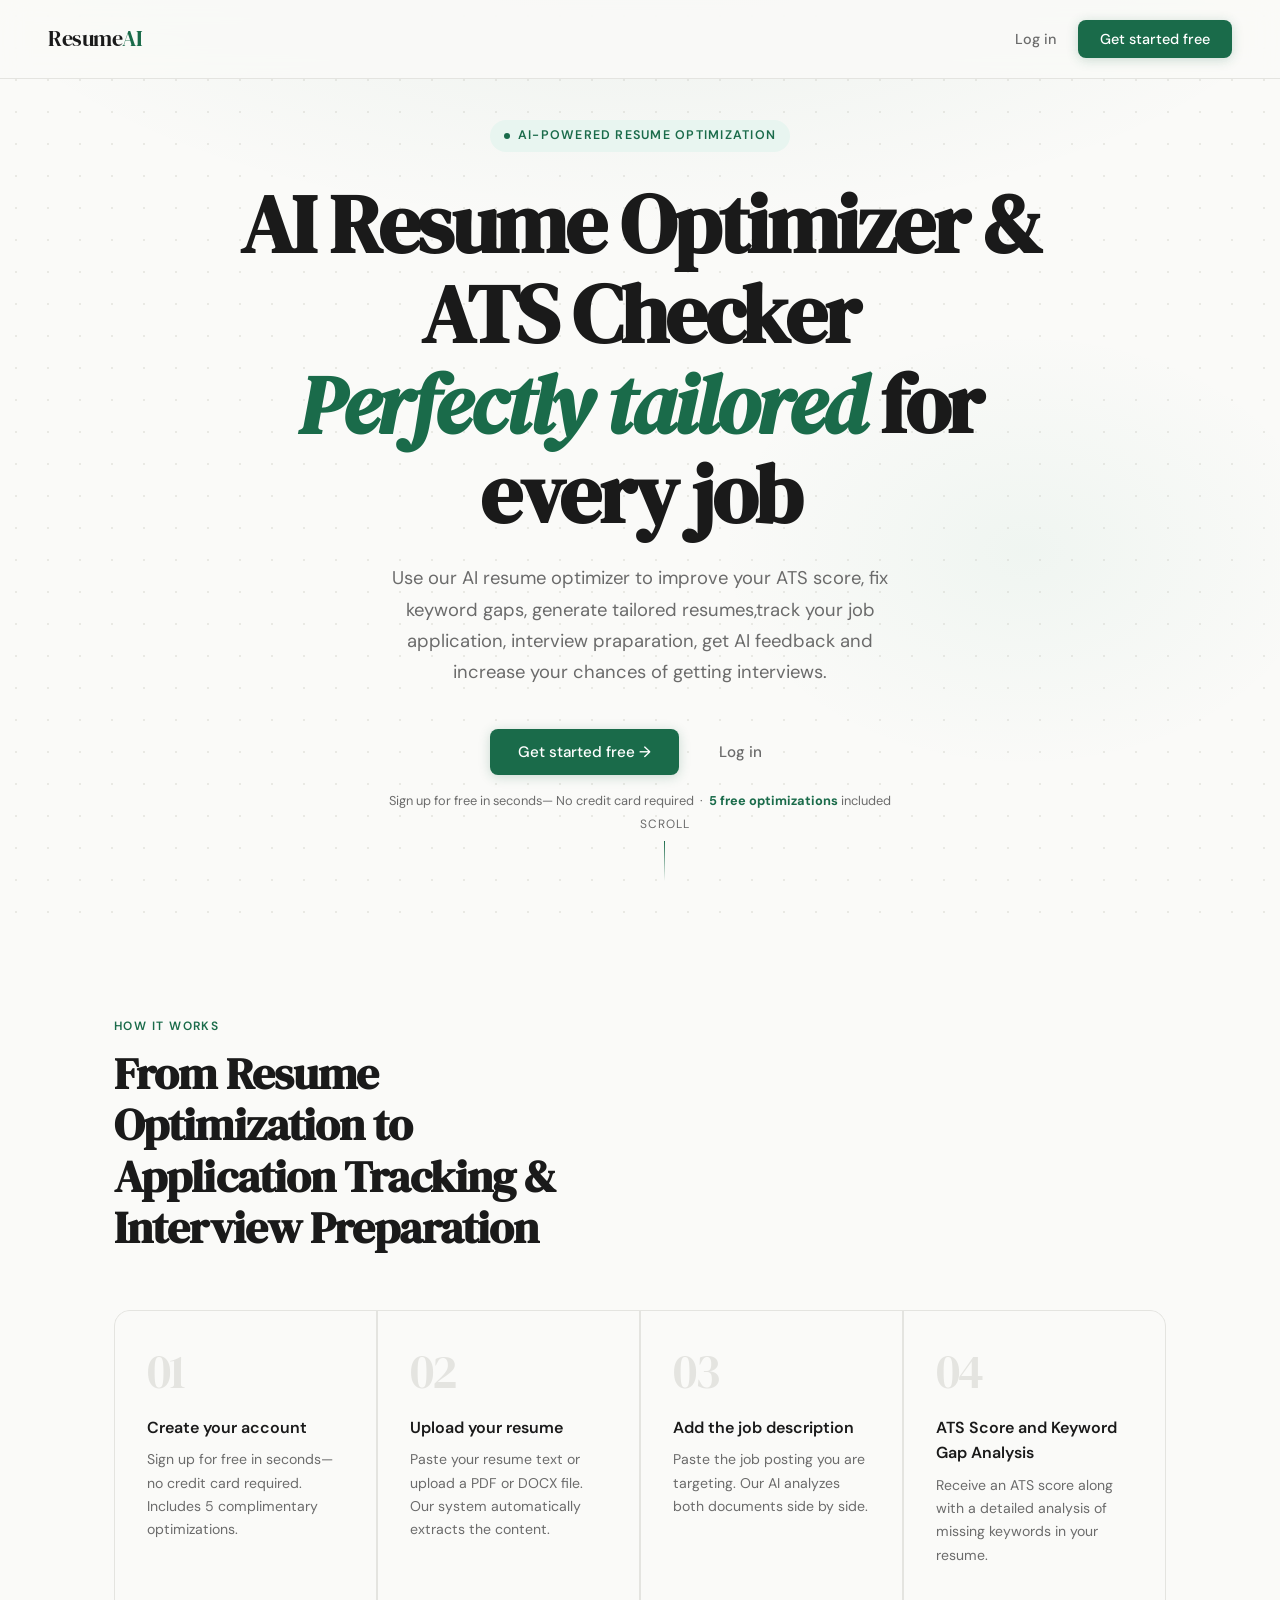
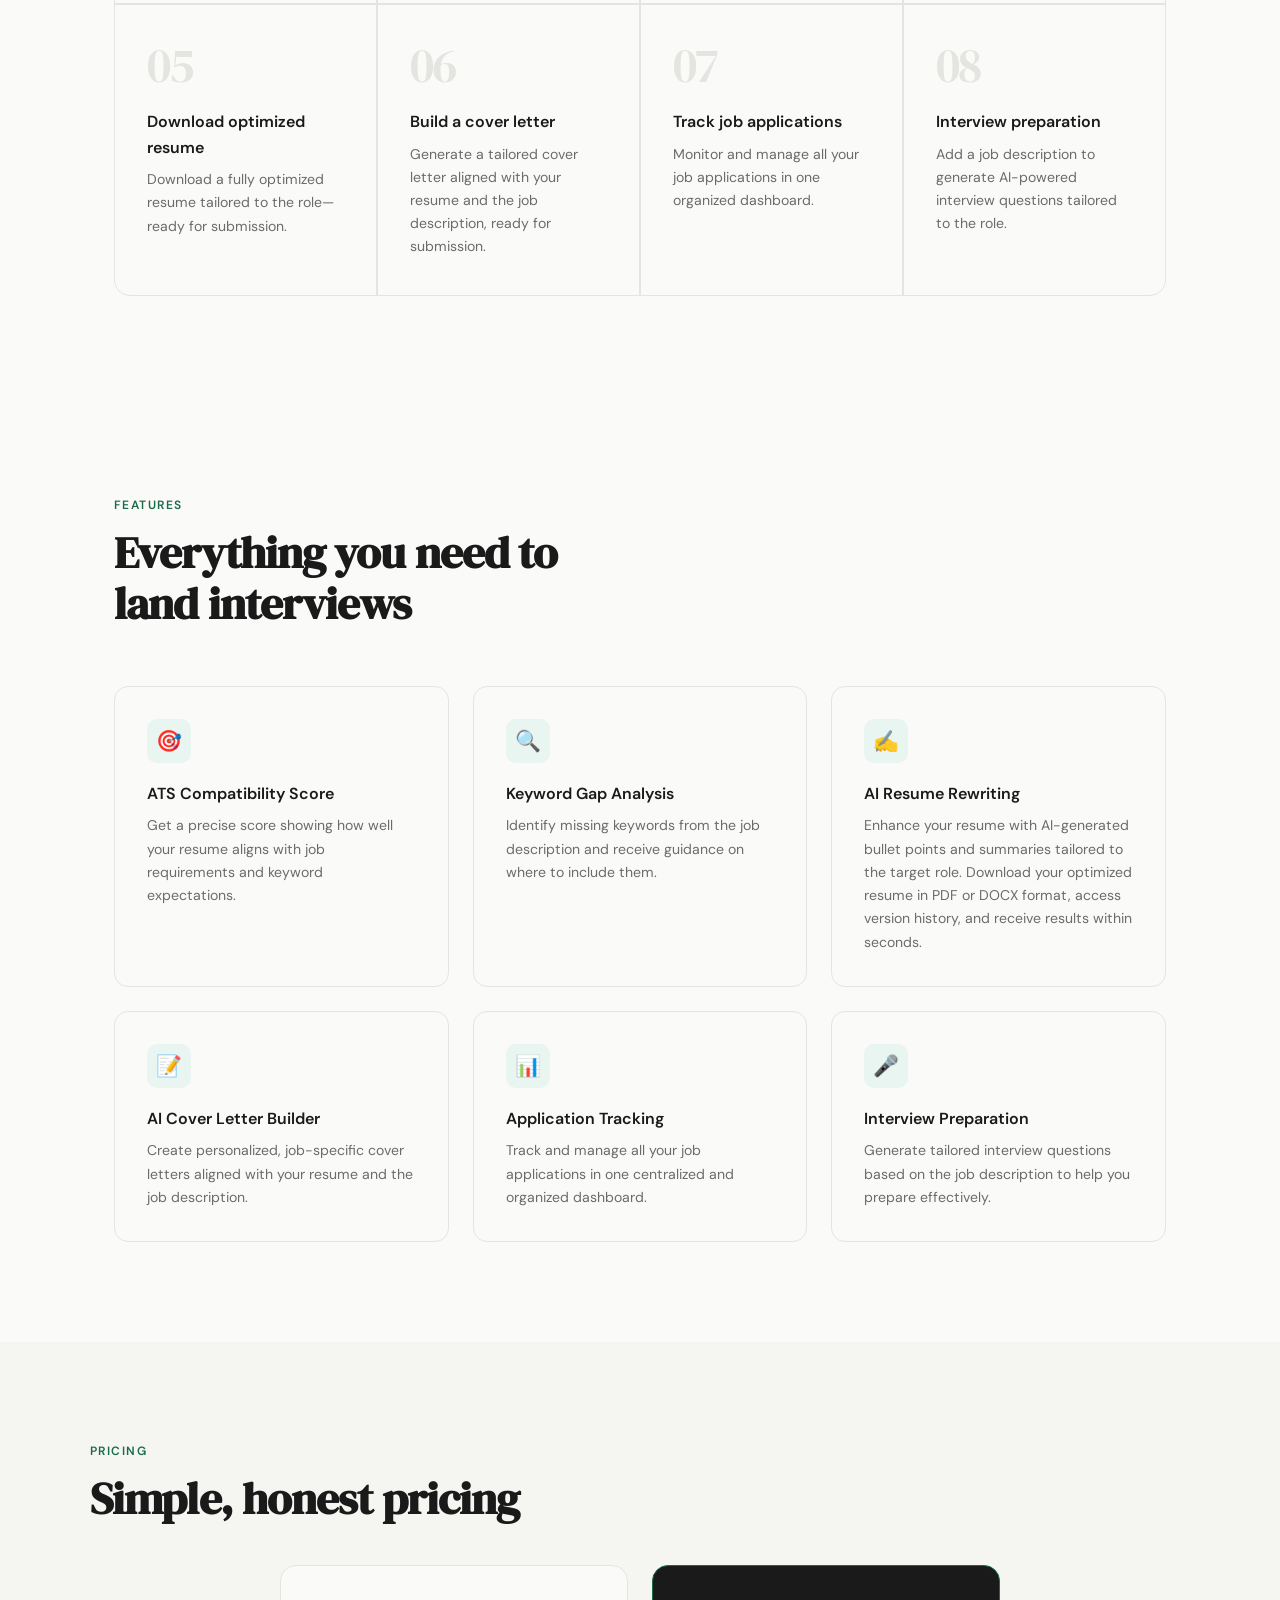
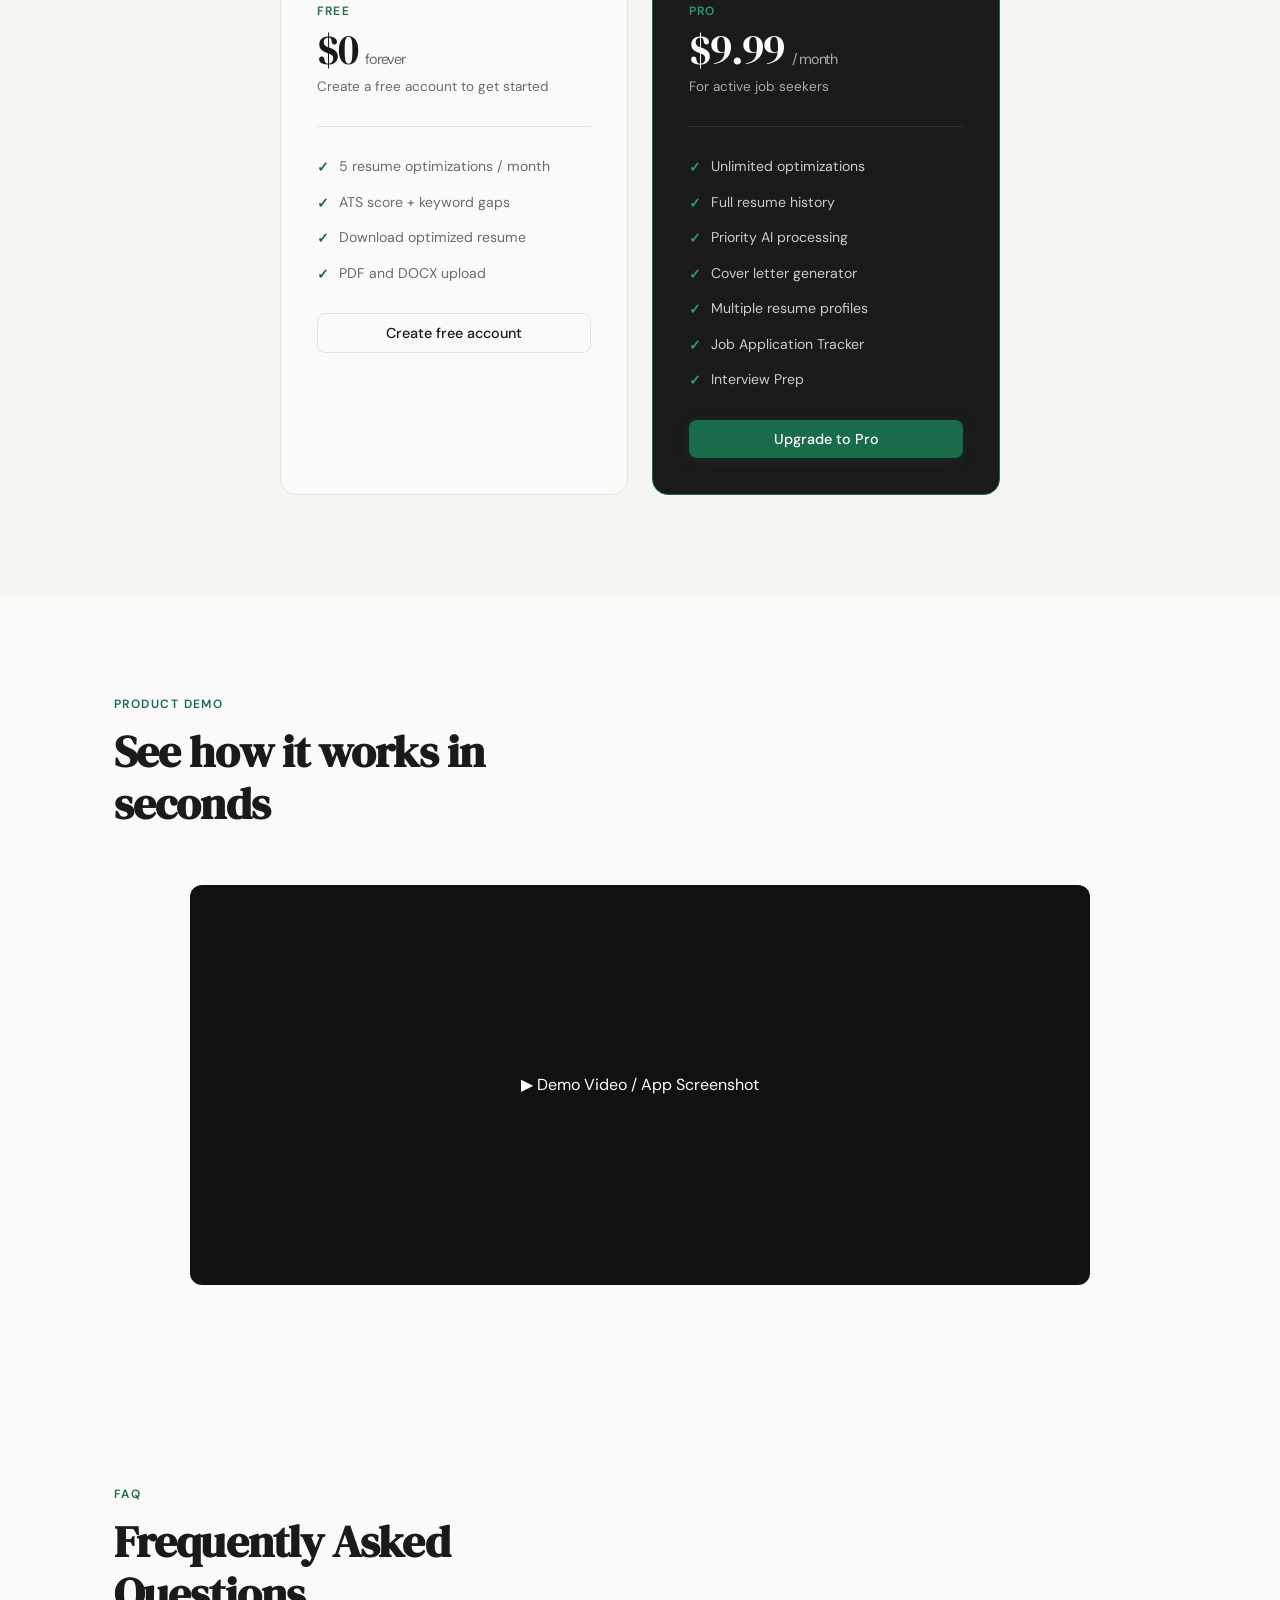
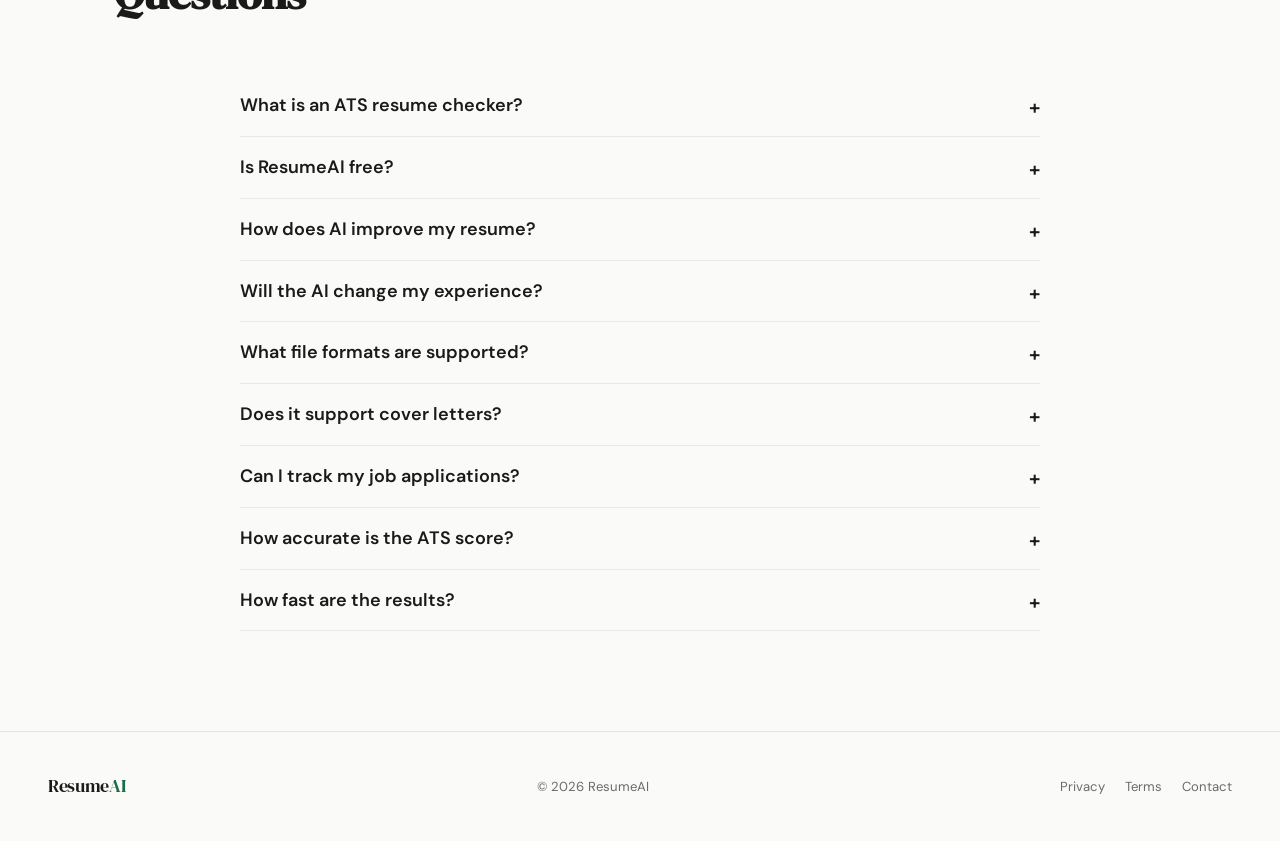
<file: frontend/settings.html>
<!DOCTYPE html>
<html lang="en">

<head>
    <meta charset="UTF-8" />
    <meta name="viewport" content="width=device-width, initial-scale=1.0" />
    <title>ResumeAI — Land Your Dream Job</title>
    <link rel="preconnect" href="https://fonts.googleapis.com" />
    <link
        href="https://fonts.googleapis.com/css2?family=DM+Serif+Display:ital@0;1&family=DM+Sans:wght@300;400;500;600&display=swap"
        rel="stylesheet" />
    <link rel="stylesheet" href="assets/css/main.css" />
    <script src="assets/js/config.js"></script>
    <script src="assets/js/nav.js" defer></script>
    <script src="assets/js/script.js" defer></script>
    <style>
        body {
            padding-top: 80px;
        }

        .settings-wrapper {
            max-width: 760px;
            margin: 0 auto;
            padding: 48px 24px 100px;
        }

        /* ── HEADER ── */
        .settings-eyebrow {
            font-size: 0.75rem;
            font-weight: 600;
            letter-spacing: 0.1em;
            text-transform: uppercase;
            color: var(--accent);
            margin-bottom: 8px;
        }

        .settings-title {
            font-family: 'DM Serif Display', serif;
            font-size: clamp(1.8rem, 4vw, 2.4rem);
            letter-spacing: -0.02em;
            color: var(--ink);
            margin-bottom: 6px;
        }

        .settings-subtitle {
            font-size: 0.92rem;
            color: var(--muted);
            margin-bottom: 48px;
        }

        /* ── SECTION ── */
        .settings-section {
            margin-bottom: 40px;
        }

        .settings-section-title {
            font-family: 'DM Serif Display', serif;
            font-size: 1.15rem;
            color: var(--ink);
            letter-spacing: -0.01em;
            margin-bottom: 4px;
        }

        .settings-section-desc {
            font-size: 0.82rem;
            color: var(--muted);
            margin-bottom: 16px;
        }

        /* ── CARD ── */
        .settings-card {
            background: var(--white);
            border: 1px solid var(--border);
            border-radius: 14px;
            overflow: hidden;
        }

        /* ── FIELD ROW ── */
        .field-row {
            padding: 20px 24px;
            border-bottom: 1px solid var(--border);
            display: flex;
            align-items: center;
            justify-content: space-between;
            gap: 20px;
            flex-wrap: wrap;
        }

        .field-row:last-child {
            border-bottom: none;
        }

        .field-left {
            flex: 1;
            min-width: 0;
        }

        .field-label {
            font-size: 0.88rem;
            font-weight: 600;
            color: var(--ink);
            margin-bottom: 2px;
        }

        .field-value {
            font-size: 0.82rem;
            color: var(--muted);
        }

        /* ── INLINE EDIT FORM ── */
        .field-edit-form {
            display: none;
            flex-direction: column;
            gap: 10px;
            margin-top: 12px;
            width: 100%;
        }

        .field-edit-form.open {
            display: flex;
        }

        .settings-input {
            font-family: inherit;
            font-size: 0.88rem;
            color: var(--ink);
            background: var(--surface);
            border: 1.5px solid var(--border);
            border-radius: 8px;
            padding: 9px 13px;
            outline: none;
            transition: border-color 0.15s;
            width: 100%;
            box-sizing: border-box;
        }

        .settings-input:focus {
            border-color: var(--accent);
            background: var(--white);
        }

        .settings-input::placeholder {
            color: #b0b0aa;
        }

        .field-edit-actions {
            display: flex;
            gap: 8px;
        }

        /* ── BUTTONS ── */
        .btn-edit {
            font-family: inherit;
            font-size: 0.82rem;
            font-weight: 600;
            padding: 6px 14px;
            border-radius: 7px;
            border: 1.5px solid var(--border);
            background: var(--white);
            color: var(--ink);
            cursor: pointer;
            transition: all 0.15s;
            white-space: nowrap;
            flex-shrink: 0;
        }

        .btn-edit:hover {
            border-color: var(--accent);
            color: var(--accent);
        }

        .btn-save {
            font-family: inherit;
            font-size: 0.82rem;
            font-weight: 600;
            padding: 7px 16px;
            border-radius: 7px;
            border: none;
            background: var(--accent);
            color: white;
            cursor: pointer;
            transition: all 0.15s;
        }

        .btn-save:hover {
            background: #155a3d;
        }

        .btn-save:disabled {
            opacity: 0.5;
            cursor: not-allowed;
        }

        .btn-cancel {
            font-family: inherit;
            font-size: 0.82rem;
            font-weight: 500;
            padding: 7px 14px;
            border-radius: 7px;
            border: 1.5px solid var(--border);
            background: var(--white);
            color: var(--muted);
            cursor: pointer;
            transition: all 0.15s;
        }

        .btn-cancel:hover {
            border-color: var(--ink);
            color: var(--ink);
        }

        /* ── DANGER ZONE ── */
        .danger-card {
            background: var(--white);
            border: 1px solid #f5c6c2;
            border-radius: 14px;
            overflow: hidden;
        }

        .danger-row {
            padding: 20px 24px;
            border-bottom: 1px solid #fdf0ef;
            display: flex;
            align-items: center;
            justify-content: space-between;
            gap: 20px;
            flex-wrap: wrap;
        }

        .danger-row:last-child {
            border-bottom: none;
        }

        .danger-label {
            font-size: 0.88rem;
            font-weight: 600;
            color: var(--ink);
            margin-bottom: 2px;
        }

        .danger-desc {
            font-size: 0.8rem;
            color: var(--muted);
            line-height: 1.5;
            max-width: 380px;
        }

        .btn-danger {
            font-family: inherit;
            font-size: 0.82rem;
            font-weight: 600;
            padding: 7px 16px;
            border-radius: 7px;
            border: 1.5px solid #f5c6c2;
            background: var(--white);
            color: var(--danger);
            cursor: pointer;
            transition: all 0.15s;
            white-space: nowrap;
            flex-shrink: 0;
        }

        .btn-danger:hover {
            background: #fdf0ef;
            border-color: var(--danger);
        }

        .btn-danger-solid {
            font-family: inherit;
            font-size: 0.82rem;
            font-weight: 600;
            padding: 7px 16px;
            border-radius: 7px;
            border: none;
            background: var(--danger);
            color: white;
            cursor: pointer;
            transition: all 0.15s;
            white-space: nowrap;
            flex-shrink: 0;
        }

        .btn-danger-solid:hover {
            background: #c0392b;
        }

        .btn-danger-solid:disabled {
            opacity: 0.5;
            cursor: not-allowed;
        }

        /* ── CONFIRM DIALOG ── */
        .confirm-overlay {
            display: none;
            position: fixed;
            inset: 0;
            background: rgba(0, 0, 0, 0.45);
            z-index: 500;
            align-items: center;
            justify-content: center;
            padding: 20px;
        }

        .confirm-overlay.show {
            display: flex;
        }

        .confirm-box {
            background: var(--white);
            border-radius: 16px;
            padding: 32px;
            max-width: 420px;
            width: 100%;
            box-shadow: 0 20px 60px rgba(0, 0, 0, 0.15);
            animation: pop-in 0.2s ease;
        }

        @keyframes pop-in {
            from {
                transform: scale(0.95);
                opacity: 0;
            }

            to {
                transform: scale(1);
                opacity: 1;
            }
        }

        .confirm-icon {
            font-size: 2rem;
            margin-bottom: 12px;
        }

        .confirm-title {
            font-family: 'DM Serif Display', serif;
            font-size: 1.3rem;
            color: var(--ink);
            margin-bottom: 8px;
        }

        .confirm-desc {
            font-size: 0.88rem;
            color: var(--muted);
            line-height: 1.6;
            margin-bottom: 24px;
        }

        .confirm-desc strong {
            color: var(--danger);
        }

        .confirm-input-wrap {
            margin-bottom: 20px;
        }

        .confirm-input-label {
            font-size: 0.82rem;
            color: var(--muted);
            margin-bottom: 6px;
            display: block;
        }

        .confirm-input-label strong {
            color: var(--ink);
        }

        .confirm-actions {
            display: flex;
            gap: 10px;
            justify-content: flex-end;
        }

        /* ── SUCCESS / ERROR INLINE ── */
        .field-feedback {
            font-size: 0.8rem;
            padding: 6px 0;
            display: none;
        }

        .field-feedback.success {
            color: var(--accent);
            display: block;
        }

        .field-feedback.error {
            color: var(--danger);
            display: block;
        }

        /* ── LOADING SPINNER (inline) ── */
        .btn-spinner {
            display: inline-block;
            width: 12px;
            height: 12px;
            border: 2px solid rgba(255, 255, 255, 0.4);
            border-top-color: white;
            border-radius: 50%;
            animation: spin 0.7s linear infinite;
            vertical-align: middle;
            margin-right: 6px;
        }

        @keyframes spin {
            to {
                transform: rotate(360deg);
            }
        }

        /* ── DIVIDER ── */
        .settings-divider {
            border: none;
            border-top: 1px solid var(--border);
            margin: 40px 0;
        }

        @media (max-width: 600px) {

            .field-row,
            .danger-row {
                flex-direction: column;
                align-items: flex-start;
            }

            .btn-edit,
            .btn-danger,
            .btn-danger-solid {
                width: 100%;
                text-align: center;
            }
        }
    </style>
</head>

<body>

    <!-- ── NAVBAR ── -->
    <nav id="navbar">
        <a href="dashboard.html" class="nav-logo">Resume<span>AI</span></a>
        <div class="nav-right">
            <!-- <div id="guestNav" style="display:none;">
                <button class="btn btn-ghost" onclick="openModal('login')">Log in</button>
                <button class="btn btn-primary" onclick="openModal('signup')">Get started free</button>
            </div> -->
            <div id="userNav" style="display:none;">
                <div class="user-menu-wrap">
                    <div class="user-avatar" id="userAvatar" onclick="toggleDropdown()">?</div>
                    <div class="user-dropdown" id="userDropdown">
                        <div class="user-email">
                            <strong id="dropdownName">—</strong>
                            <span id="dropdownEmail">—</span>
                        </div>
                        <button class="dropdown-item" onclick="goToMyResumes()">📄 History</button>
                        <button class="dropdown-item" onclick="window.location.href='optimize.html'">✨ Optimize
                            Resume</button>
                        <button class="dropdown-item" onclick="window.location.href='jobTracker.html'">📬 Job
                            Tracker</button>
                        <button class="dropdown-item" onclick="window.location.href='interviewPrep.html'">📖 Interview
                            Prep</button>
                        <button class="dropdown-item" onclick="goToSettings()">⚙️ Settings</button>
                        <button class="dropdown-item danger" onclick="logout()">↩ Log out</button>
                    </div>
                </div>
            </div>
        </div>
    </nav>

    <div class="settings-wrapper">

        <!-- ── PAGE HEADER ── -->
        <div class="settings-eyebrow">Your Account</div>
        <h1 class="settings-title">Settings</h1>
        <p class="settings-subtitle">Manage your account details and personal data.</p>

        <!-- ════════════════════════════════════════
         SECTION 1 — ACCOUNT
    ════════════════════════════════════════ -->
        <div class="settings-section">
            <div class="settings-section-title">Account</div>
            <div class="settings-section-desc">Update your name, email address, and password.</div>

            <div class="settings-card">

                <!-- Name -->
                <div class="field-row" id="nameRow">
                    <div class="field-left">
                        <div class="field-label">Full Name</div>
                        <div class="field-value" id="nameDisplay">—</div>
                        <div class="field-edit-form" id="nameForm">
                            <input type="text" class="settings-input" id="nameInput" placeholder="Your full name"
                                maxlength="100" />
                            <div class="field-feedback" id="nameFeedback"></div>
                            <div class="field-edit-actions">
                                <button class="btn-save" id="nameSaveBtn" onclick="saveName()">Save</button>
                                <button class="btn-cancel" onclick="cancelEdit('name')">Cancel</button>
                            </div>
                        </div>
                    </div>
                    <button class="btn-edit" id="nameEditBtn" onclick="openEdit('name')">Edit</button>
                </div>

                <!-- Email -->
                <div class="field-row" id="emailRow">
                    <div class="field-left">
                        <div class="field-label">Email Address</div>
                        <div class="field-value" id="emailDisplay">—</div>
                        <div class="field-edit-form" id="emailForm">
                            <input type="email" class="settings-input" id="emailInput" placeholder="you@example.com" />
                            <input type="password" class="settings-input" id="emailPasswordInput"
                                placeholder="Confirm current password" />
                            <div class="field-feedback" id="emailFeedback"></div>
                            <div class="field-edit-actions">
                                <button class="btn-save" id="emailSaveBtn" onclick="saveEmail()">Save</button>
                                <button class="btn-cancel" onclick="cancelEdit('email')">Cancel</button>
                            </div>
                        </div>
                    </div>
                    <button class="btn-edit" id="emailEditBtn" onclick="openEdit('email')">Edit</button>
                </div>

                <!-- Password -->
                <div class="field-row" id="passwordRow">
                    <div class="field-left">
                        <div class="field-label">Password</div>
                        <div class="field-value">••••••••••••</div>
                        <div class="field-edit-form" id="passwordForm">
                            <input type="password" class="settings-input" id="currentPasswordInput"
                                placeholder="Current password" />
                            <input type="password" class="settings-input" id="newPasswordInput"
                                placeholder="New password (min 8 characters)" />
                            <input type="password" class="settings-input" id="confirmPasswordInput"
                                placeholder="Confirm new password" />
                            <div class="field-feedback" id="passwordFeedback"></div>
                            <div class="field-edit-actions">
                                <button class="btn-save" id="passwordSaveBtn" onclick="savePassword()">Save</button>
                                <button class="btn-cancel" onclick="cancelEdit('password')">Cancel</button>
                            </div>
                        </div>
                    </div>
                    <button class="btn-edit" id="passwordEditBtn" onclick="openEdit('password')">Change</button>
                </div>

            </div>
        </div>

        <hr class="settings-divider" />


        <!-- ════════════════════════════════════════
         SECTION 2 — User Job Profile
        ════════════════════════════════════════ -->
        <div class="settings-section">
            <div class="settings-section-title">Job profile</div>
            <div class="settings-section-desc">Update your Job title and preference</div>

            <div class="settings-card">

                <!-- Job Title -->
                <div class="field-row" id="JobTitleRow">
                    <div class="field-left">
                        <div class="field-label">Job Title</div>
                        <div class="field-value" id="JobTitleDisplay">—</div>
                        <div class="field-edit-form" id="JobTitleForm">
                            <input type="text" class="settings-input" id="JobTitleInput" placeholder="Your Job Title"
                                maxlength="100" />
                            <div class="field-feedback" id="JobTitleFeedback"></div>
                            <div class="field-edit-actions">
                                <button class="btn-save" id="JobTitleSaveBtn" onclick="saveJobTitle()">Save</button>
                                <button class="btn-cancel" onclick="cancelEdit('JobTitle')">Cancel</button>
                            </div>
                        </div>
                    </div>
                    <button class="btn-edit" id="JobTitleEditBtn" onclick="openEdit('JobTitle')">Edit</button>
                </div>

                <!-- Experience level -->
                <div class="field-row" id="ExperiencelevelRow">
                    <div class="field-left">
                        <div class="field-label">Experience level</div>
                        <div class="field-value" id="ExperiencelevelDisplay">—</div>
                        <div class="field-edit-form" id="ExperiencelevelForm">
                            <select class="settings-input" id="ExperiencelevelInput">
                                <option value="">Select level…</option>
                                <option value="student">Student</option>
                                <option value="fresher">Fresher</option>
                                <option value="junior">Junior</option>
                                <option value="intermediate">Intermediate</option>
                                <option value="senior">Senior</option>
                            </select>
                            <div class="field-feedback" id="ExperiencelevelFeedback"></div>
                            <div class="field-edit-actions">
                                <button class="btn-save" id="ExperiencelevelSaveBtn"
                                    onclick="saveExperiencelevel()">Save</button>
                                <button class="btn-cancel" onclick="cancelEdit('Experiencelevel')">Cancel</button>
                            </div>
                        </div>
                    </div>
                    <button class="btn-edit" id="ExperiencelevelEditBtn"
                        onclick="openEdit('Experiencelevel')">Edit</button>
                </div>


                <!-- Location -->
                <div class="field-row" id="LocationRow">
                    <div class="field-left">
                        <div class="field-label">Location</div>
                        <div class="field-value" id="LocationDisplay">—</div>
                        <div class="field-edit-form" id="LocationForm">
                            <input type="text" class="settings-input" id="LocationInput" placeholder="Your Job Title"
                                maxlength="100" />
                            <div class="field-feedback" id="LocationFeedback"></div>
                            <div class="field-edit-actions">
                                <button class="btn-save" id="LocationSaveBtn" onclick="saveLocation()">Save</button>
                                <button class="btn-cancel" onclick="cancelEdit('Location')">Cancel</button>
                            </div>
                        </div>
                    </div>
                    <button class="btn-edit" id="LocationEditBtn" onclick="openEdit('Location')">Edit</button>
                </div>

            </div>
        </div>

        <hr class="settings-divider" />

        <!-- ════════════════════════════════════════
         SECTION 3 — DATA & PRIVACY
        ════════════════════════════════════════ -->
        <div class="settings-section">
            <div class="settings-section-title">Data &amp; Privacy</div>
            <div class="settings-section-desc">Control your data. Export or permanently delete your information.</div>

            <div class="danger-card">

                <!-- Export history -->
                <div class="danger-row">
                    <div>
                        <div class="danger-label">Export Optimisation History</div>
                        <div class="danger-desc">Download all your resume optimisations as a JSON file. Includes ATS
                            scores, keywords, improvements, and optimised text.</div>
                    </div>
                    <button class="btn-edit" onclick="exportHistory()">⬇ Export JSON</button>
                </div>

                <!-- Delete history -->
                <div class="danger-row">
                    <div>
                        <div class="danger-label">Delete Optimisation History</div>
                        <div class="danger-desc">Permanently delete all saved resume optimisations. This cannot be
                            undone.</div>
                    </div>
                    <button class="btn-danger" onclick="openConfirm('history')">Delete History</button>
                </div>

                <!-- Delete account -->
                <div class="danger-row">
                    <div>
                        <div class="danger-label">Delete Account</div>
                        <div class="danger-desc"> All your data — resume history, account details, and active
                            subscription — will be
                            <strong>permanently deleted</strong> and cannot be recovered.
                            <span id="proDeleteWarning" style="display:none;">
                                Your Pro access will end immediately with <strong>no refund</strong>.
                            </span>
                        </div>
                    </div>
                    <button class="btn-danger-solid" onclick="openConfirm('account')">Delete Account</button>
                </div>

            </div>
        </div>

    </div>

    <!-- ════════════════════════════════════════
     CONFIRM DIALOG — Delete History
════════════════════════════════════════ -->
    <div class="confirm-overlay" id="confirmHistory">
        <div class="confirm-box">
            <div class="confirm-icon">🗑️</div>
            <div class="confirm-title">Delete all history?</div>
            <p class="confirm-desc">
                This will permanently delete all your saved resume optimisations.
                <strong>This cannot be undone.</strong>
            </p>
            <div class="confirm-actions">
                <button class="btn-cancel" onclick="closeConfirm('history')">Cancel</button>
                <button class="btn-danger-solid" id="confirmHistoryBtn" onclick="deleteHistory()">Yes, delete
                    history</button>
            </div>
        </div>
    </div>

    <!-- ════════════════════════════════════════
     CONFIRM DIALOG — Delete Account
════════════════════════════════════════ -->
    <div class="confirm-overlay" id="confirmAccount">
        <div class="confirm-box">
            <div class="confirm-icon">⚠️</div>
            <div class="confirm-title">Delete your account?</div>
            <p class="confirm-desc">
                All your data — resume history, account details, and billing — will be
                <strong>permanently deleted</strong> and cannot be recovered.
            </p>
            <div class="confirm-input-wrap">
                <label class="confirm-input-label">
                    Type <strong id="confirmEmailHint">your email</strong> to confirm
                </label>
                <input type="email" class="settings-input" id="deleteAccountEmailInput" placeholder="your@email.com"
                    oninput="checkDeleteConfirm()" />
                <div class="field-feedback" id="deleteAccountFeedback"></div>
            </div>
            <div class="confirm-actions">
                <button class="btn-cancel" onclick="closeConfirm('account')">Cancel</button>
                <button class="btn-danger-solid" id="confirmAccountBtn" onclick="deleteAccount()" disabled>Delete my
                    account</button>
            </div>
        </div>
    </div>

    <!-- ── FOOTER ── -->
    <footer>
        <a href="index.html" class="nav-logo" style="font-size:1.1rem;">Resume<span
                style="color:var(--accent)">AI</span></a>
        <span>© <span id="footerYear"></span> ResumeAI</span>
        <div style="display:flex;gap:20px;">
            <a href="privacy.html">Privacy</a>
            <a href="terms.html">Terms</a>
            <a href="contact_us.html">Contact</a>
        </div>
    </footer>

    <script>

        // ── INIT ──────────────────────────────────────────────────────────────────────
        document.addEventListener('DOMContentLoaded', () => {
            const token = getToken();
            if (!token) { window.location.replace('index.html'); return; }
            document.getElementById('footerYear').textContent = new Date().getFullYear();
            loadUserData();
        });

        async function loadUserData() {
            // Populate from localStorage first (instant), then refresh from server if needed
            const raw = localStorage.getItem('userData');
            if (raw) {
                try {
                    const u = JSON.parse(raw);
                    document.getElementById('nameDisplay').textContent = u.name || '—';
                    document.getElementById('emailDisplay').textContent = u.email || '—';
                    document.getElementById('nameInput').value = u.name || '';
                    document.getElementById('emailInput').value = u.email || '';
                    // set email hint in delete dialog
                    document.getElementById('confirmEmailHint').textContent = u.email || 'your email';
                } catch (e) { }
            }
            // Load job profile from backend
            try {
                const res = await fetch(`${API_BASE}/auth/job-profile`, {
                    headers: { 'Authorization': `Bearer ${getToken()}` }
                });
                if (!res.ok) return;
                const data = await res.json();

                if (data.job_title) {
                    document.getElementById('JobTitleDisplay').textContent = data.job_title;
                    document.getElementById('JobTitleInput').value = data.job_title;
                }
                if (data.experience_level) {
                    document.getElementById('ExperiencelevelDisplay').textContent = data.experience_level;
                    document.getElementById('ExperiencelevelInput').value = data.experience_level;
                }
                if (data.location) {
                    document.getElementById('LocationDisplay').textContent = data.location;
                    document.getElementById('LocationInput').value = data.location;
                }
            } catch (e) { /* silently fail */ }
        }

        // ── EDIT TOGGLE ───────────────────────────────────────────────────────────────
        function openEdit(field) {
            // Close others first
            ['name', 'email', 'password'].forEach(f => { if (f !== field) cancelEdit(f); });
            document.getElementById(`${field}Form`).classList.add('open');
            document.getElementById(`${field}EditBtn`).style.display = 'none';
            // Focus first input
            const first = document.getElementById(`${field}Form`).querySelector('input');
            if (first) setTimeout(() => first.focus(), 50);
        }

        function cancelEdit(field) {
            document.getElementById(`${field}Form`).classList.remove('open');
            document.getElementById(`${field}EditBtn`).style.display = '';
            clearFeedback(field);
            // Reset inputs
            if (field === 'name') {
                const raw = localStorage.getItem('userData');
                if (raw) document.getElementById('nameInput').value = JSON.parse(raw).name || '';
            }
            if (field === 'email') {
                const raw = localStorage.getItem('userData');
                if (raw) document.getElementById('emailInput').value = JSON.parse(raw).email || '';
                document.getElementById('emailPasswordInput').value = '';
            }
            if (field === 'password') {
                ['currentPasswordInput', 'newPasswordInput', 'confirmPasswordInput'].forEach(id => {
                    document.getElementById(id).value = '';
                });
            }
        }

        // ── SAVE NAME ─────────────────────────────────────────────────────────────────
        async function saveName() {
            const name = document.getElementById('nameInput').value.trim();
            if (!name) { setFeedback('name', 'error', 'Name cannot be empty.'); return; }
            if (name.length < 2) { setFeedback('name', 'error', 'Name must be at least 2 characters.'); return; }

            setBtnLoading('nameSaveBtn', true);
            try {
                const res = await fetch(`${API_BASE}/auth/update-profile`, {
                    method: 'PATCH',
                    headers: { 'Content-Type': 'application/json', 'Authorization': `Bearer ${getToken()}` },
                    body: JSON.stringify({ name })
                });
                const data = await res.json();
                if (!res.ok) { setFeedback('name', 'error', data.detail || 'Failed to update name.'); return; }

                // Update localStorage
                const raw = localStorage.getItem('userData');
                if (raw) {
                    const u = JSON.parse(raw);
                    u.name = name;
                    localStorage.setItem('userData', JSON.stringify(u));
                }
                document.getElementById('nameDisplay').textContent = name;
                setFeedback('name', 'success', 'Name updated successfully.');
                setTimeout(() => cancelEdit('name'), 1200);

            } catch (e) {
                setFeedback('name', 'error', 'Network error. Please try again.');
            } finally {
                setBtnLoading('nameSaveBtn', false);
            }
        }

        // ── SAVE EMAIL ────────────────────────────────────────────────────────────────
        async function saveEmail() {
            const email = document.getElementById('emailInput').value.trim();
            const password = document.getElementById('emailPasswordInput').value;

            if (!email || !/^[^\s@]+@[^\s@]+\.[^\s@]+$/.test(email)) {
                setFeedback('email', 'error', 'Please enter a valid email address.'); return;
            }
            if (!password) { setFeedback('email', 'error', 'Please confirm your current password.'); return; }

            setBtnLoading('emailSaveBtn', true);
            try {
                const res = await fetch(`${API_BASE}/auth/update-profile`, {
                    method: 'PATCH',
                    headers: { 'Content-Type': 'application/json', 'Authorization': `Bearer ${getToken()}` },
                    body: JSON.stringify({ email, current_password: password })
                });
                const data = await res.json();
                if (!res.ok) { setFeedback('email', 'error', data.detail || 'Failed to update email.'); return; }

                const raw = localStorage.getItem('userData');
                if (raw) {
                    const u = JSON.parse(raw);
                    u.email = email;
                    localStorage.setItem('userData', JSON.stringify(u));
                }
                document.getElementById('emailDisplay').textContent = email;
                document.getElementById('confirmEmailHint').textContent = email;
                setFeedback('email', 'success', 'Email updated successfully.');
                setTimeout(() => cancelEdit('email'), 1200);

            } catch (e) {
                setFeedback('email', 'error', 'Network error. Please try again.');
            } finally {
                setBtnLoading('emailSaveBtn', false);
            }
        }

        // ── SAVE PASSWORD ─────────────────────────────────────────────────────────────
        async function savePassword() {
            const current = document.getElementById('currentPasswordInput').value;
            const next = document.getElementById('newPasswordInput').value;
            const confirm = document.getElementById('confirmPasswordInput').value;

            if (!current) { setFeedback('password', 'error', 'Please enter your current password.'); return; }
            if (next.length < 8) { setFeedback('password', 'error', 'New password must be at least 8 characters.'); return; }
            if (next !== confirm) { setFeedback('password', 'error', 'Passwords do not match.'); return; }
            if (current === next) { setFeedback('password', 'error', 'New password must be different from current.'); return; }

            setBtnLoading('passwordSaveBtn', true);
            try {
                const res = await fetch(`${API_BASE}/auth/change-password`, {
                    method: 'POST',
                    headers: { 'Content-Type': 'application/json', 'Authorization': `Bearer ${getToken()}` },
                    body: JSON.stringify({ current_password: current, new_password: next })
                });
                const data = await res.json();
                if (!res.ok) { setFeedback('password', 'error', data.detail || 'Failed to update password.'); return; }

                setFeedback('password', 'success', 'Password changed successfully.');
                setTimeout(() => cancelEdit('password'), 1200);

            } catch (e) {
                setFeedback('password', 'error', 'Network error. Please try again.');
            } finally {
                setBtnLoading('passwordSaveBtn', false);
            }
        }

        // ── SAVE Job Title ─────────────────────────────────────────────────────────────────
        async function saveJobTitle() {
            const JobTitle = document.getElementById('JobTitleInput').value.trim();
            if (!JobTitle) { setFeedback('JobTitle', 'error', 'JobTitle cannot be empty.'); return; }
            if (JobTitle.length < 2) { setFeedback('JobTitle', 'error', 'JobTitle must be at least 2 characters.'); return; }

            setBtnLoading('JobTitleSaveBtn', true);
            try {
                const res = await fetch(`${API_BASE}/auth/update-job-profile`, {
                    method: 'PATCH',
                    headers: { 'Content-Type': 'application/json', 'Authorization': `Bearer ${getToken()}` },
                    body: JSON.stringify({ JobTitle })
                });
                const data = await res.json();
                if (!res.ok) { setFeedback('JobTitle', 'error', data.detail || 'Failed to update JobTitle.'); return; }

                document.getElementById('JobTitleDisplay').textContent = JobTitle;
                setFeedback('JobTitle', 'success', 'JobTitle updated successfully.');
                setTimeout(() => cancelEdit('JobTitle'), 1200);

            } catch (e) {
                setFeedback('JobTitle', 'error', 'Network error. Please try again.');
            } finally {
                setBtnLoading('JobTitleSaveBtn', false);
            }
        }

        // ── SAVE Experience Level ──────────────────────────────────────────────────
        async function saveExperiencelevel() {
            const value = document.getElementById('ExperiencelevelInput').value.trim();
            if (!value) { setFeedback('Experiencelevel', 'error', 'Please select an experience level.'); return; }
            const valid = ['student', 'fresher', 'junior', 'intermediate', 'senior'];
            if (!value) { setFeedback('Experiencelevel', 'error', 'Please enter an experience level.'); return; }
            if (!valid.includes(value.toLowerCase())) {
                setFeedback('Experiencelevel', 'error', `Must be one of: ${valid.join(', ')}.`); return;
            }

            setBtnLoading('ExperiencelevelSaveBtn', true);
            try {
                const res = await fetch(`${API_BASE}/auth/update-job-profile`, {
                    method: 'PATCH',
                    headers: { 'Content-Type': 'application/json', 'Authorization': `Bearer ${getToken()}` },
                    body: JSON.stringify({ experience_level: value.toLowerCase() })
                });
                const data = await res.json();
                if (!res.ok) { setFeedback('Experiencelevel', 'error', data.detail || 'Failed to update.'); return; }

                document.getElementById('ExperiencelevelDisplay').textContent = value;
                setFeedback('Experiencelevel', 'success', 'Experience level updated successfully.');
                setTimeout(() => cancelEdit('Experiencelevel'), 1200);

            } catch (e) {
                setFeedback('Experiencelevel', 'error', 'Network error. Please try again.');
            } finally {
                setBtnLoading('ExperiencelevelSaveBtn', false);
            }
        }

        // ── SAVE Location ──────────────────────────────────────────────────────────
        async function saveLocation() {
            const value = document.getElementById('LocationInput').value.trim();
            if (!value) { setFeedback('Location', 'error', 'Location cannot be empty.'); return; }
            if (value.length < 2) { setFeedback('Location', 'error', 'Location must be at least 2 characters.'); return; }

            setBtnLoading('LocationSaveBtn', true);
            try {
                const res = await fetch(`${API_BASE}/auth/update-job-profile`, {
                    method: 'PATCH',
                    headers: { 'Content-Type': 'application/json', 'Authorization': `Bearer ${getToken()}` },
                    body: JSON.stringify({ location: value })
                });
                const data = await res.json();
                if (!res.ok) { setFeedback('Location', 'error', data.detail || 'Failed to update.'); return; }

                document.getElementById('LocationDisplay').textContent = value;
                setFeedback('Location', 'success', 'Location updated successfully.');
                setTimeout(() => cancelEdit('Location'), 1200);

            } catch (e) {
                setFeedback('Location', 'error', 'Network error. Please try again.');
            } finally {
                setBtnLoading('LocationSaveBtn', false);
            }
        }

        // ── EXPORT HISTORY ────────────────────────────────────────────────────────────
        async function exportHistory() {
            try {
                const res = await fetch(`${API_BASE}/history`, {
                    headers: { 'Authorization': `Bearer ${getToken()}` }
                });
                if (!res.ok) { showToast('Could not export history.', 'error'); return; }
                const data = await res.json();

                const blob = new Blob([JSON.stringify(data, null, 2)], { type: 'application/json' });
                const url = URL.createObjectURL(blob);
                const a = document.createElement('a');
                a.href = url;
                a.download = `resumeai-history-${new Date().toISOString().slice(0, 10)}.json`;
                a.click();
                URL.revokeObjectURL(url);
                showToast('History exported!', 'success');
            } catch (e) {
                showToast('Export failed. Please try again.', 'error');
            }
        }

        // ── CONFIRM DIALOGS ───────────────────────────────────────────────────────────
        // function openConfirm(type) {
        //     document.getElementById(`confirm${type.charAt(0).toUpperCase() + type.slice(1)}`).classList.add('show');
        // }
        function openConfirm(type) {
            if (type === 'account') {
                // Show pro warning only if user is pro
                const raw = localStorage.getItem('userData');
                const plan = raw ? JSON.parse(raw).plan : null;
                const proWarning = document.getElementById('proDeleteWarning');
                if (proWarning) proWarning.style.display = plan === 'pro' ? 'inline' : 'none';
            }
            document.getElementById(`confirm${type.charAt(0).toUpperCase() + type.slice(1)}`).classList.add('show');
        }

        function closeConfirm(type) {
            document.getElementById(`confirm${type.charAt(0).toUpperCase() + type.slice(1)}`).classList.remove('show');
            if (type === 'account') {
                document.getElementById('deleteAccountEmailInput').value = '';
                document.getElementById('confirmAccountBtn').disabled = true;
                clearFeedback('deleteAccount');
            }
        }

        // Close on overlay click
        document.addEventListener('click', (e) => {
            if (e.target.classList.contains('confirm-overlay')) {
                e.target.classList.remove('show');
            }
        });

        // ── DELETE HISTORY ────────────────────────────────────────────────────────────
        async function deleteHistory() {
            const btn = document.getElementById('confirmHistoryBtn');
            btn.disabled = true;
            btn.innerHTML = '<span class="btn-spinner"></span>Deleting…';

            try {
                const res = await fetch(`${API_BASE}/history`, {
                    method: 'DELETE',
                    headers: { 'Authorization': `Bearer ${getToken()}` }
                });
                if (!res.ok) {
                    const d = await res.json().catch(() => ({}));
                    showToast(d.detail || 'Failed to delete history.', 'error');
                    return;
                }
                closeConfirm('history');
                showToast('All optimisation history deleted.', 'success');
            } catch (e) {
                showToast('Network error. Please try again.', 'error');
            } finally {
                btn.disabled = false;
                btn.textContent = 'Yes, delete history';
            }
        }

        // ── DELETE ACCOUNT ────────────────────────────────────────────────────────────
        function checkDeleteConfirm() {
            const raw = localStorage.getItem('userData');
            const email = raw ? JSON.parse(raw).email : '';
            const input = document.getElementById('deleteAccountEmailInput').value.trim();
            document.getElementById('confirmAccountBtn').disabled = (input !== email);
        }

        async function deleteAccount() {
            const btn = document.getElementById('confirmAccountBtn');
            btn.disabled = true;
            btn.innerHTML = '<span class="btn-spinner"></span>Deleting…';

            try {
                const res = await fetch(`${API_BASE}/auth/delete-account`, {
                    method: 'DELETE',
                    headers: { 'Authorization': `Bearer ${getToken()}` }
                });
                if (!res.ok) {
                    const d = await res.json().catch(() => ({}));
                    document.getElementById('deleteAccountFeedback').textContent = d.detail || 'Failed to delete account.';
                    document.getElementById('deleteAccountFeedback').className = 'field-feedback error';
                    btn.disabled = false;
                    btn.textContent = 'Delete my account';
                    return;
                }
                // Clear everything and redirect
                localStorage.clear();
                window.location.replace('index.html');
            } catch (e) {
                document.getElementById('deleteAccountFeedback').textContent = 'Network error. Please try again.';
                document.getElementById('deleteAccountFeedback').className = 'field-feedback error';
                btn.disabled = false;
                btn.textContent = 'Delete my account';
            }
        }

        // ── HELPERS ───────────────────────────────────────────────────────────────────
        function setFeedback(field, type, msg) {
            const el = document.getElementById(`${field}Feedback`);
            if (!el) return;
            el.textContent = msg;
            el.className = `field-feedback ${type}`;
        }
        function clearFeedback(field) {
            const el = document.getElementById(`${field}Feedback`);
            if (el) { el.textContent = ''; el.className = 'field-feedback'; }
        }

        function setBtnLoading(btnId, loading) {
            const btn = document.getElementById(btnId);
            if (!btn) return;
            btn.disabled = loading;
            btn.innerHTML = loading
                ? '<span class="btn-spinner"></span>Saving…'
                : 'Save';
        }

    </script>

</body>

</html>
</file>
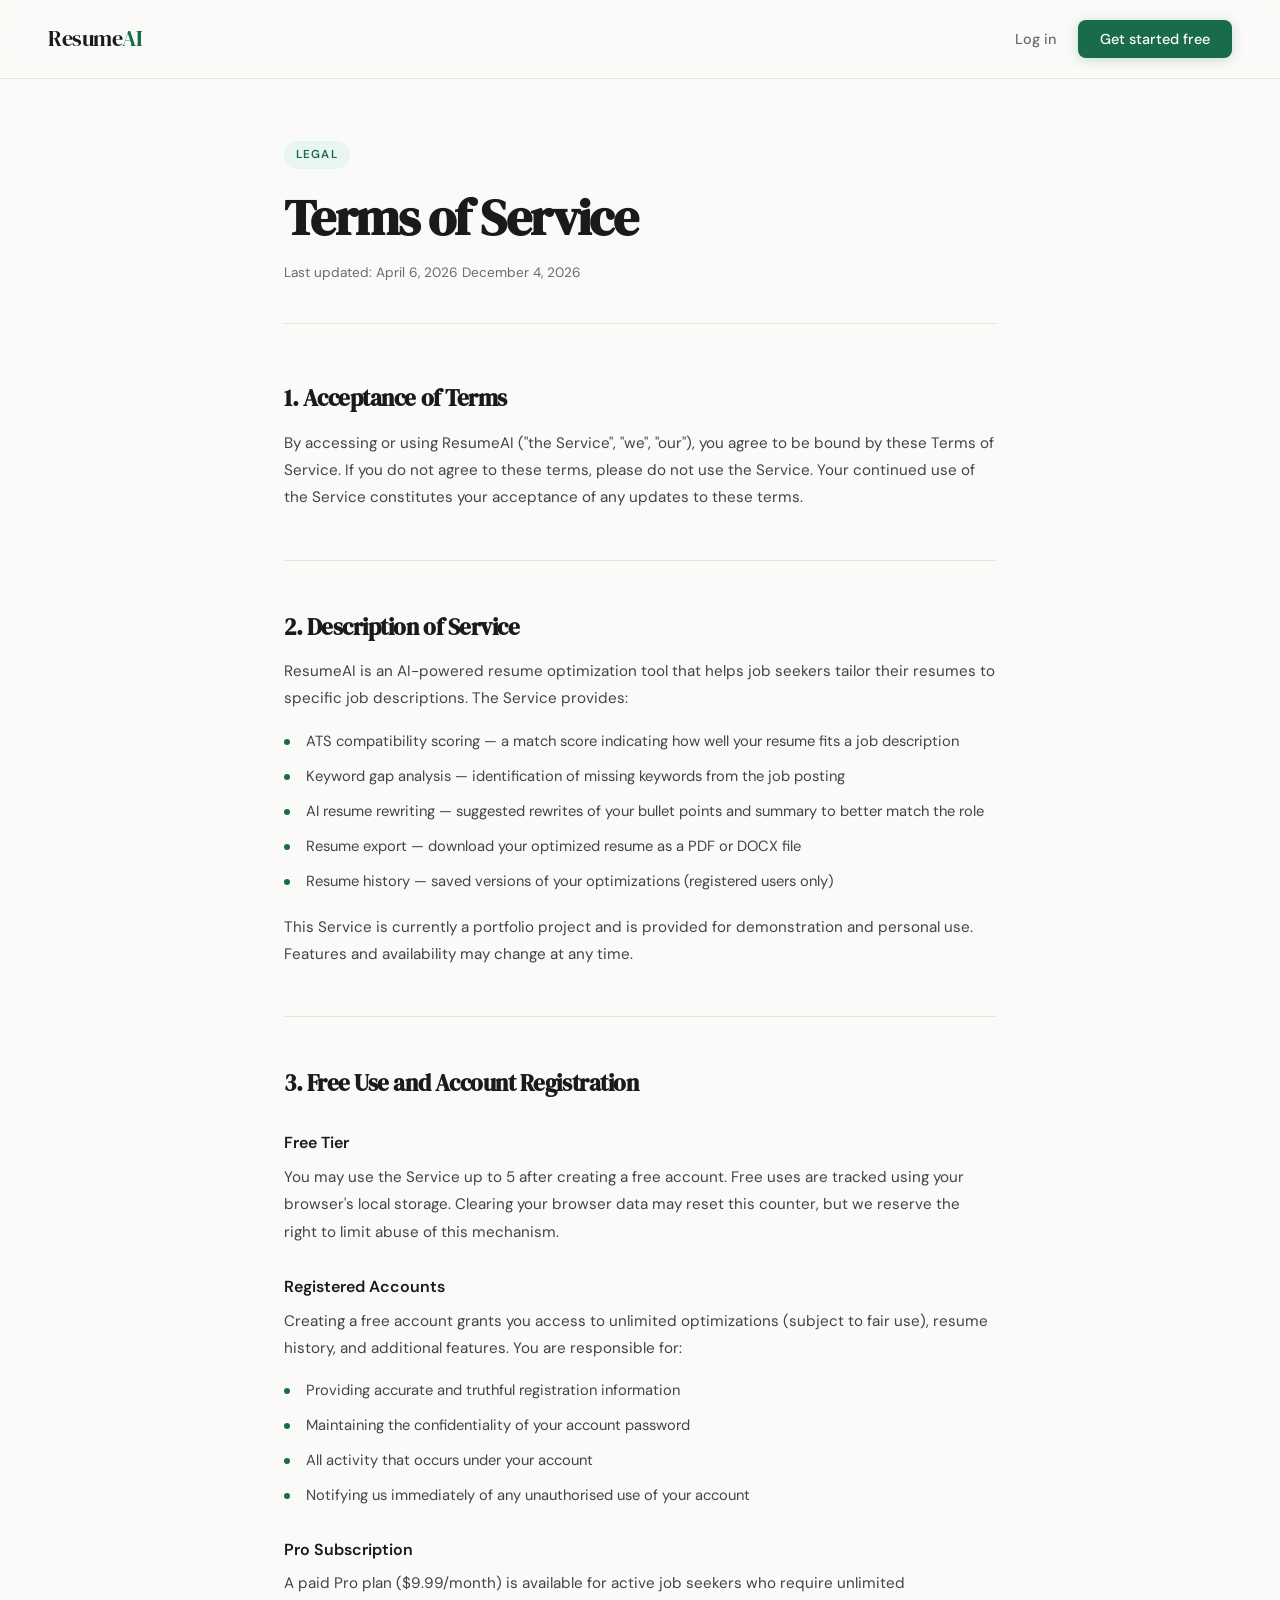
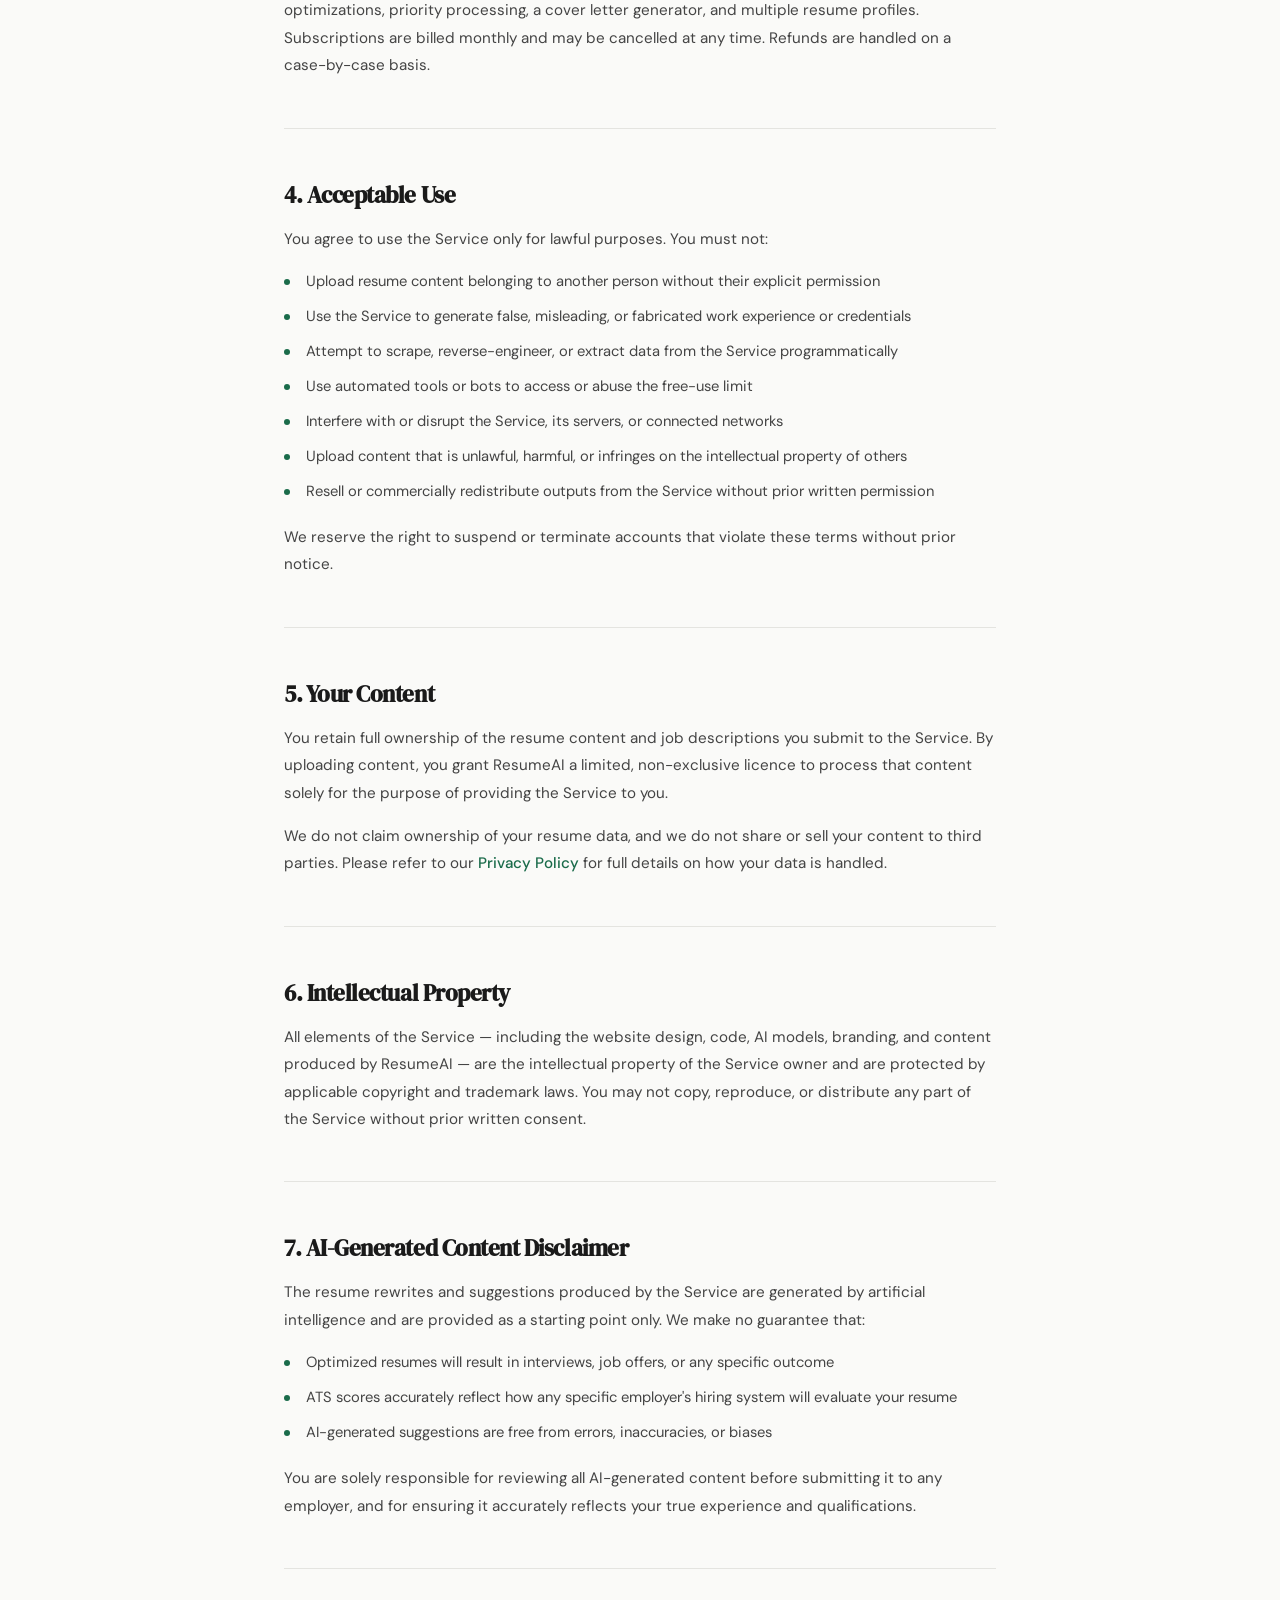
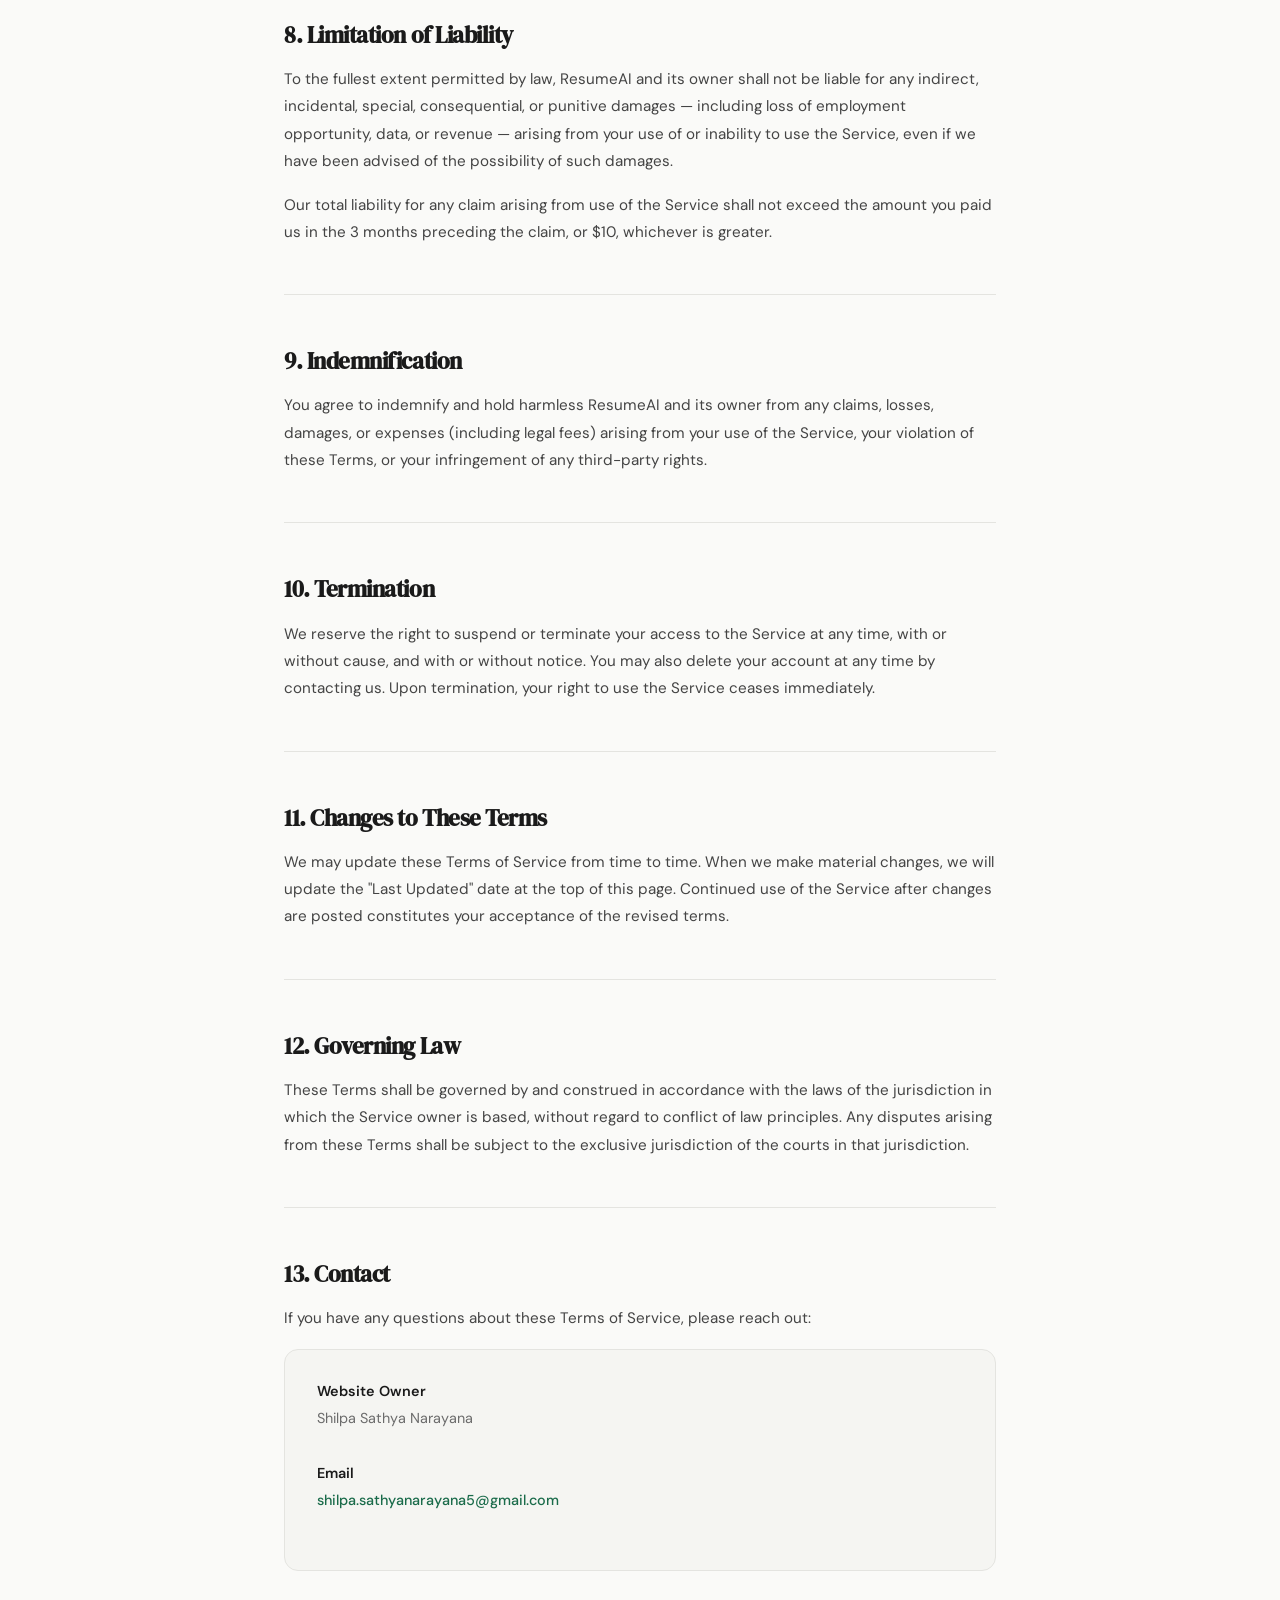
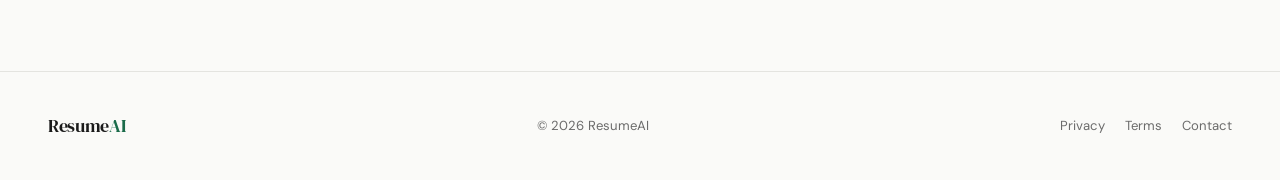
<file: frontend/terms.html>
<!DOCTYPE html>
<html lang="en">

<head>
  <meta charset="UTF-8" />
  <meta name="viewport" content="width=device-width, initial-scale=1.0" />
  <title>ResumeAI — Land Your Dream Job</title>
  <link rel="preconnect" href="https://fonts.googleapis.com" />
  <link
    href="https://fonts.googleapis.com/css2?family=DM+Serif+Display:ital@0;1&family=DM+Sans:wght@300;400;500;600&display=swap"
    rel="stylesheet" />
  <link rel="stylesheet" href="assets/css/main.css" />
</head>

<body>

  <!-- ── NAV ── -->
  <nav id="navbar">
    <a href="dashboard.html" class="nav-logo">Resume<span>AI</span></a>
    <div class="nav-right">
      <!-- <span class="nav-free-badge" id="freeCounter">5 free uses left</span> -->
      <div id="guestNav" style="display:flex;align-items:center;gap:8px;">
        <button class="btn btn-ghost" onclick="openModal('login')">Log in</button>
        <button class="btn btn-primary" onclick="openModal('signup')">Get started free</button>
      </div>
      <div id="userNav" style="display:none;">
        <div class="user-menu-wrap">
          <div class="user-avatar" id="userAvatar" onclick="toggleDropdown()">?</div>
          <div class="user-dropdown" id="userDropdown">
            <div class="user-email"><strong id="dropdownName">—</strong><span id="dropdownEmail">—</span></div>
            <button class="dropdown-item" onclick="goToMyResumes()">📄 History</button>
            <button class="dropdown-item" onclick="window.location.href='optimize.html'">✨ Optimize
              Resume</button>
            <button class="dropdown-item" onclick="window.location.href='jobTracker.html'">📬 Job Tracker</button>
            <button class="dropdown-item" onclick="window.location.href='interviewPrep.html'">📖 Interview Prep</button>
            <button class="dropdown-item" onclick="goToSettings()">⚙️ Settings</button>
            <button class="dropdown-item danger" onclick="logout()">↩ Log out</button>
          </div>
        </div>
      </div>
    </div>
  </nav>

  <!-- ── PAGE CONTENT ── -->
  <main class="page-wrapper">
    <header class="page-header">
      <div class="page-eyebrow">Legal</div>
      <h1 class="page-title">Terms of Service</h1>
      <p class="page-meta">Last updated: April 6, 2026
        <span id="lastUpdated"></span>
      </p>
    </header>

    <div class="policy-body">

      <h2>1. Acceptance of Terms</h2>
      <p>By accessing or using ResumeAI ("the Service", "we", "our"), you agree to be bound by these Terms of Service.
        If you do not agree to these terms, please do not use the Service. Your continued use of the Service constitutes
        your acceptance of any updates to these terms.</p>

      <h2>2. Description of Service</h2>
      <p>ResumeAI is an AI-powered resume optimization tool that helps job seekers tailor their resumes to specific job
        descriptions. The Service provides:</p>
      <ul>
        <li>ATS compatibility scoring — a match score indicating how well your resume fits a job description</li>
        <li>Keyword gap analysis — identification of missing keywords from the job posting</li>
        <li>AI resume rewriting — suggested rewrites of your bullet points and summary to better match the role</li>
        <li>Resume export — download your optimized resume as a PDF or DOCX file</li>
        <li>Resume history — saved versions of your optimizations (registered users only)</li>
      </ul>
      <p>This Service is currently a portfolio project and is provided for demonstration and personal use. Features and
        availability may change at any time.</p>

      <h2>3. Free Use and Account Registration</h2>
      <h3>Free Tier</h3>
      <p>You may use the Service up to 5 after creating a free account. Free uses are tracked using your browser's
        local storage. Clearing your browser data may reset this counter, but we reserve the right to limit abuse of
        this mechanism.</p>

      <h3>Registered Accounts</h3>
      <p>Creating a free account grants you access to unlimited optimizations (subject to fair use), resume history, and
        additional features. You are responsible for:</p>
      <ul>
        <li>Providing accurate and truthful registration information</li>
        <li>Maintaining the confidentiality of your account password</li>
        <li>All activity that occurs under your account</li>
        <li>Notifying us immediately of any unauthorised use of your account</li>
      </ul>

      <h3>Pro Subscription</h3>
      <p>A paid Pro plan ($9.99/month) is available for active job seekers who require unlimited optimizations, priority
        processing, a cover letter generator, and multiple resume profiles. Subscriptions are billed monthly and may be
        cancelled at any time. Refunds are handled on a case-by-case basis.</p>

      <h2>4. Acceptable Use</h2>
      <p>You agree to use the Service only for lawful purposes. You must not:</p>
      <ul>
        <li>Upload resume content belonging to another person without their explicit permission</li>
        <li>Use the Service to generate false, misleading, or fabricated work experience or credentials</li>
        <li>Attempt to scrape, reverse-engineer, or extract data from the Service programmatically</li>
        <li>Use automated tools or bots to access or abuse the free-use limit</li>
        <li>Interfere with or disrupt the Service, its servers, or connected networks</li>
        <li>Upload content that is unlawful, harmful, or infringes on the intellectual property of others</li>
        <li>Resell or commercially redistribute outputs from the Service without prior written permission</li>
      </ul>
      <p>We reserve the right to suspend or terminate accounts that violate these terms without prior notice.</p>

      <h2>5. Your Content</h2>
      <p>You retain full ownership of the resume content and job descriptions you submit to the Service. By uploading
        content, you grant ResumeAI a limited, non-exclusive licence to process that content solely for the purpose of
        providing the Service to you.</p>
      <p>We do not claim ownership of your resume data, and we do not share or sell your content to third parties.
        Please refer to our <a href="privacy.html"
          style="color:var(--accent);text-decoration:none;font-weight:500;">Privacy Policy</a> for full details on how
        your data is handled.</p>

      <h2>6. Intellectual Property</h2>
      <p>All elements of the Service — including the website design, code, AI models, branding, and content produced by
        ResumeAI — are the intellectual property of the Service owner and are protected by applicable copyright and
        trademark laws. You may not copy, reproduce, or distribute any part of the Service without prior written
        consent.</p>

      <h2>7. AI-Generated Content Disclaimer</h2>
      <p>The resume rewrites and suggestions produced by the Service are generated by artificial intelligence and are
        provided as a starting point only. We make no guarantee that:</p>
      <ul>
        <li>Optimized resumes will result in interviews, job offers, or any specific outcome</li>
        <li>ATS scores accurately reflect how any specific employer's hiring system will evaluate your resume</li>
        <li>AI-generated suggestions are free from errors, inaccuracies, or biases</li>
      </ul>
      <p>You are solely responsible for reviewing all AI-generated content before submitting it to any employer, and for
        ensuring it accurately reflects your true experience and qualifications.</p>

      <h2>8. Limitation of Liability</h2>
      <p>To the fullest extent permitted by law, ResumeAI and its owner shall not be liable for any indirect,
        incidental, special, consequential, or punitive damages — including loss of employment opportunity, data, or
        revenue — arising from your use of or inability to use the Service, even if we have been advised of the
        possibility of such damages.</p>
      <p>Our total liability for any claim arising from use of the Service shall not exceed the amount you paid us in
        the 3 months preceding the claim, or $10, whichever is greater.</p>

      <h2>9. Indemnification</h2>
      <p>You agree to indemnify and hold harmless ResumeAI and its owner from any claims, losses, damages, or expenses
        (including legal fees) arising from your use of the Service, your violation of these Terms, or your infringement
        of any third-party rights.</p>

      <h2>10. Termination</h2>
      <p>We reserve the right to suspend or terminate your access to the Service at any time, with or without cause, and
        with or without notice. You may also delete your account at any time by contacting us. Upon termination, your
        right to use the Service ceases immediately.</p>

      <h2>11. Changes to These Terms</h2>
      <p>We may update these Terms of Service from time to time. When we make material changes, we will update the "Last
        Updated" date at the top of this page. Continued use of the Service after changes are posted constitutes your
        acceptance of the revised terms.</p>

      <h2>12. Governing Law</h2>
      <p>These Terms shall be governed by and construed in accordance with the laws of the jurisdiction in which the
        Service owner is based, without regard to conflict of law principles. Any disputes arising from these Terms
        shall be subject to the exclusive jurisdiction of the courts in that jurisdiction.</p>

      <h2>13. Contact</h2>
      <p>If you have any questions about these Terms of Service, please reach out:</p>
      <div class="contact-block">
        <p>
          <strong>Website Owner</strong><br>
          Shilpa Sathya Narayana<br><br>
          <strong>Email</strong><br>
          <a href="mailto:shilpa.sathyanarayana5@gmail.com">shilpa.sathyanarayana5@gmail.com</a><br><br>
          <!-- <strong>Website</strong><br>
          <a href="#">[www.yourwebsite.com]</a> -->
        </p>
      </div>

    </div>
  </main>

  <!-- ── FOOTER ── -->
  <footer>
    <a href="index.html" class="nav-logo" style="font-size:1.1rem;">Resume<span
        style="color:var(--accent)">AI</span></a>
    <span>© <span id="footerYear"></span> ResumeAI</span>
    <div class="footer-links">
      <a href="privacy.html">Privacy</a>
      <a href="terms.html">Terms</a>
      <a href="contact_us.html">Contact</a>
    </div>
  </footer>

  <!-- ── AUTH MODAL ── -->
  <div class="modal-overlay" id="modalOverlay" onclick="handleOverlayClick(event)">
    <div class="modal" role="dialog" aria-modal="true">
      <button class="modal-close" onclick="closeModal()" aria-label="Close">✕</button>
      <div class="modal-logo">Resume<span>AI</span></div>
      <div class="modal-tabs">
        <button class="modal-tab active" id="tabLogin" onclick="switchTab('login')">Log in</button>
        <button class="modal-tab" id="tabSignup" onclick="switchTab('signup')">Sign up</button>
      </div>
      <div class="modal-alert" id="modalAlert"></div>
      <!-- LOGIN -->
      <div class="tab-panel active" id="panelLogin">
        <p class="modal-subtitle">Welcome back. Log in to access your resume history and saved results.</p>
        <form onsubmit="handleLogin(event)" novalidate>
          <div class="form-group">
            <label class="form-label" for="loginEmail">Email address</label>
            <input class="form-input" type="email" id="loginEmail" placeholder="you@example.com" autocomplete="email"
              required />
            <div class="form-error" id="loginEmailError">Please enter a valid email address.</div>
          </div>
          <div class="form-group">
            <label class="form-label" for="loginPassword">Password</label>
            <input class="form-input" type="password" id="loginPassword" placeholder="Your password"
              autocomplete="current-password" required />
            <div class="form-error" id="loginPasswordError">Password is required.</div>
          </div>
          <button type="submit" class="form-submit" id="loginBtn">Log in<div class="spinner"></div></button>
        </form>
        <div class="form-divider">or</div>
        <p style="text-align:center;font-size:0.84rem;color:var(--muted)">Don't have an account? <a href="#"
            style="color:var(--accent);text-decoration:none;font-weight:500"
            onclick="switchTab('signup');return false;">Sign up free →</a></p>
      </div>
      <!-- SIGNUP -->
      <div class="tab-panel" id="panelSignup">
        <p class="modal-subtitle">Create your free account to save optimizations and access your resume history.</p>
        <form onsubmit="handleSignup(event)" novalidate>
          <div class="form-group">
            <label class="form-label" for="signupName">Full name</label>
            <input class="form-input" type="text" id="signupName" placeholder="Alex Johnson" autocomplete="name"
              required />
            <div class="form-error" id="signupNameError">Please enter your name.</div>
          </div>
          <div class="form-group">
            <label class="form-label" for="signupEmail">Email address</label>
            <input class="form-input" type="email" id="signupEmail" placeholder="you@example.com" autocomplete="email"
              required />
            <div class="form-error" id="signupEmailError">Please enter a valid email address.</div>
          </div>
          <div class="form-group">
            <label class="form-label" for="signupPassword">Password</label>
            <input class="form-input" type="password" id="signupPassword" placeholder="At least 8 characters"
              autocomplete="new-password" required oninput="checkStrength(this.value)" />
            <div class="strength-bar">
              <div class="strength-fill" id="strengthFill"></div>
            </div>
            <div class="strength-label" id="strengthLabel"></div>
            <div class="form-error" id="signupPasswordError">Password must be at least 8 characters.</div>
          </div>
          <button type="submit" class="form-submit" id="signupBtn">Create account<div class="spinner"></div></button>
        </form>
        <div class="form-divider">or</div>
        <p style="text-align:center;font-size:0.84rem;color:var(--muted)">Already have an account? <a href="#"
            style="color:var(--accent);text-decoration:none;font-weight:500"
            onclick="switchTab('login');return false;">Log in →</a></p>
      </div>
    </div>
  </div>

  <div class="toast" id="toast"></div>
  <script src="assets/js/config.js"></script>
  <script src="assets/js/nav.js"></script>
  <script src="assets/js/script.js"></script>
</body>

</html>
</file>
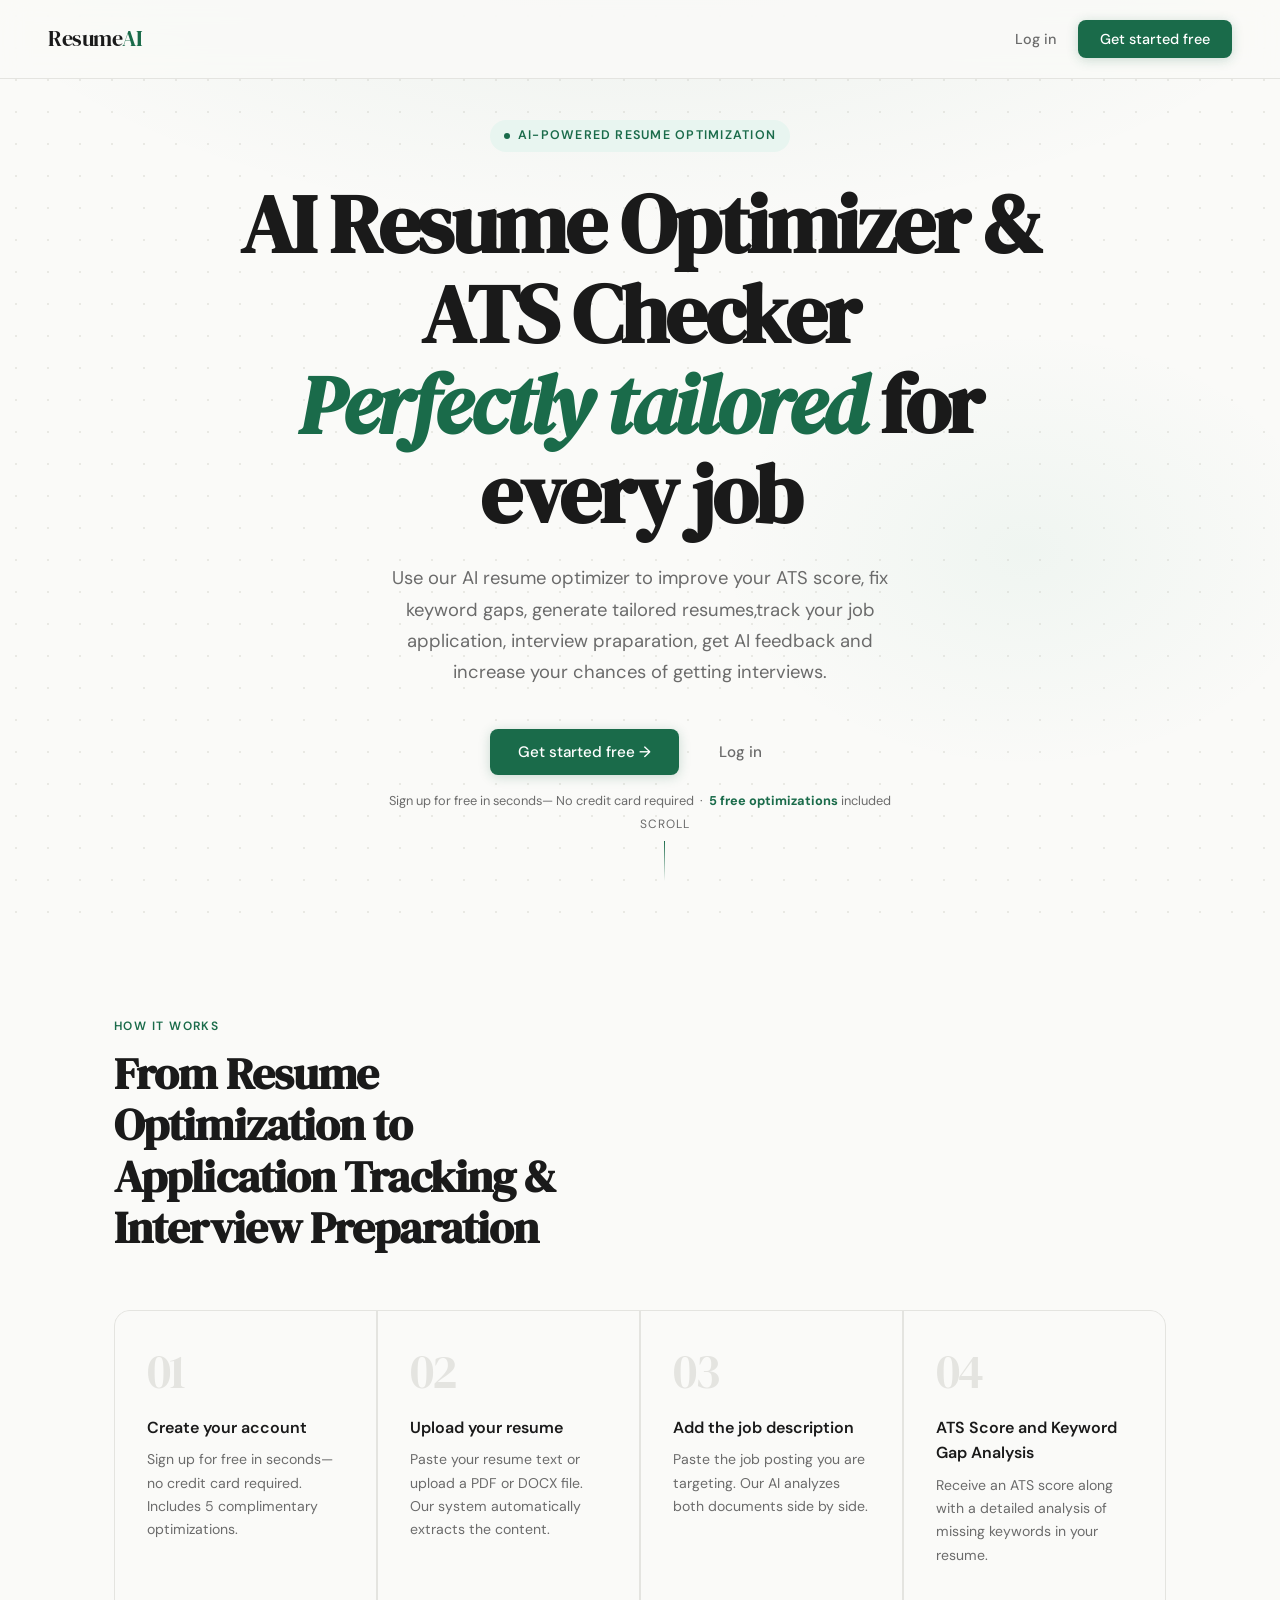
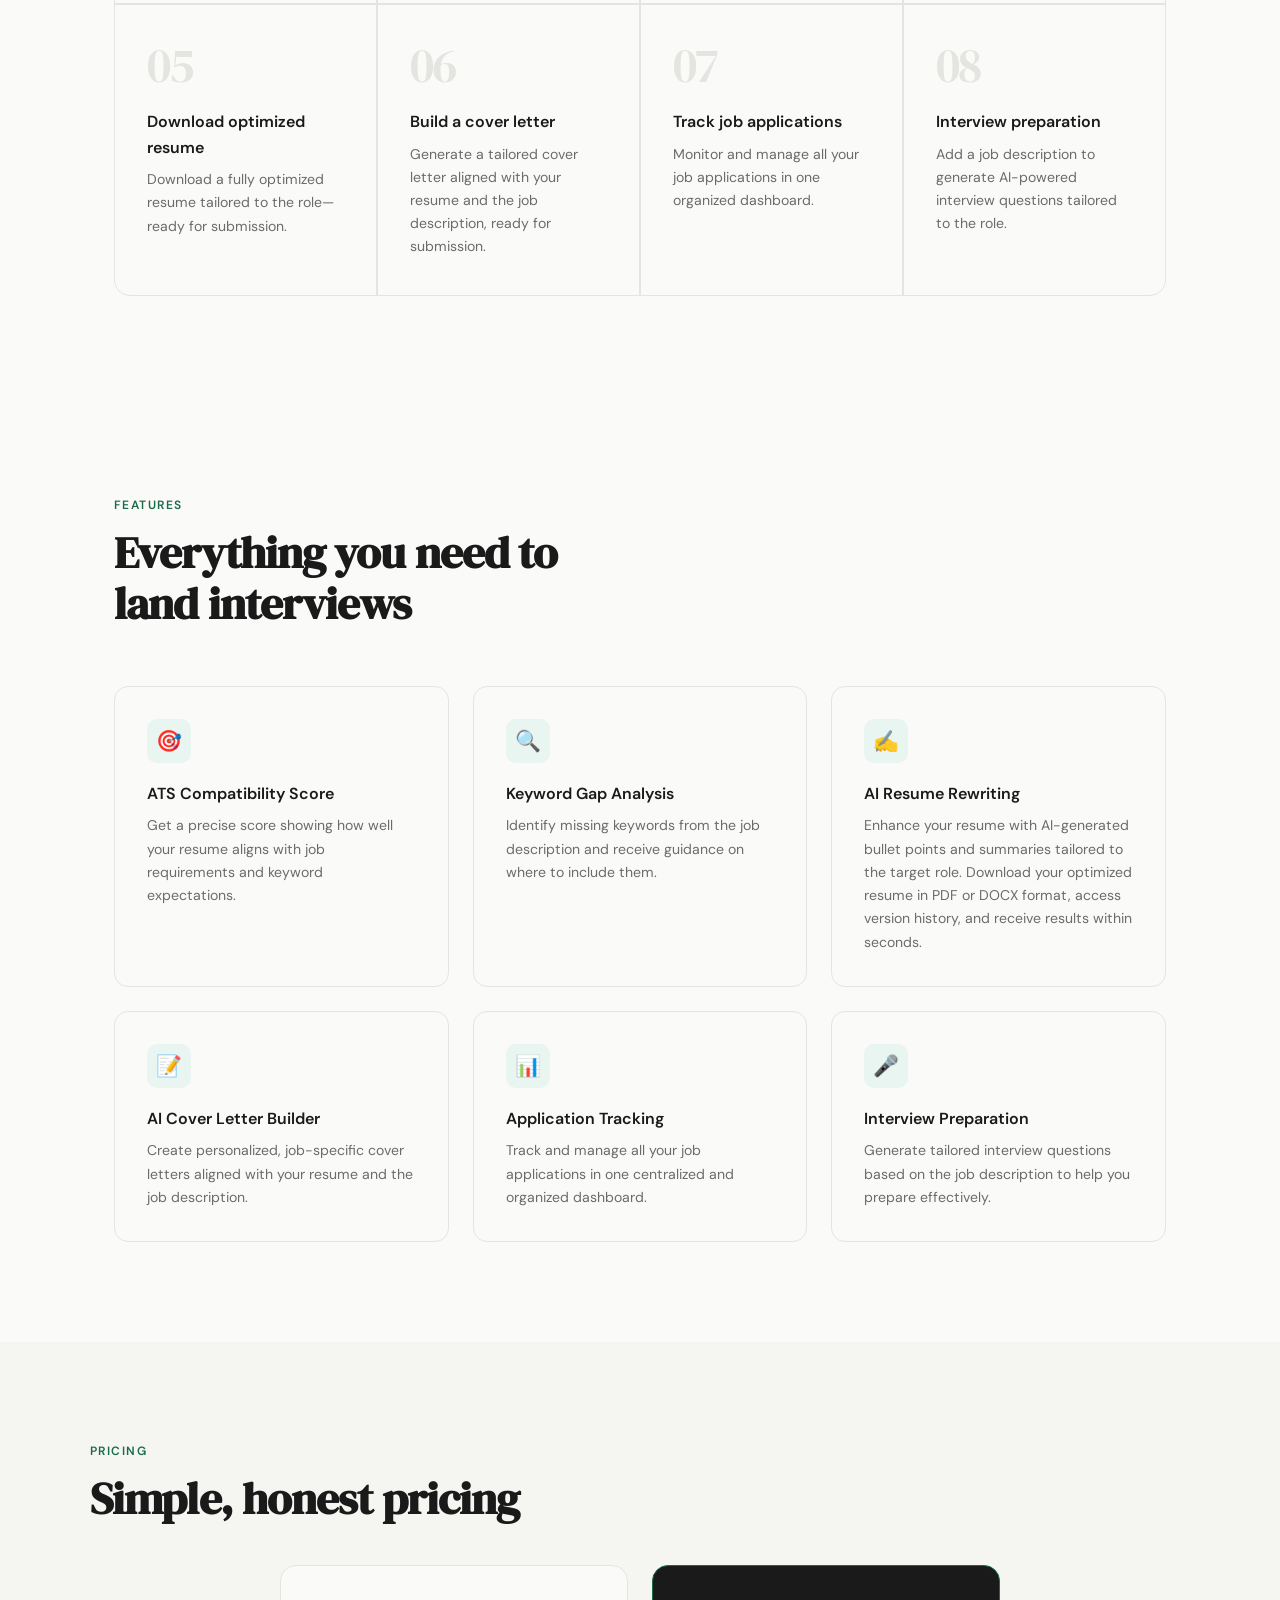
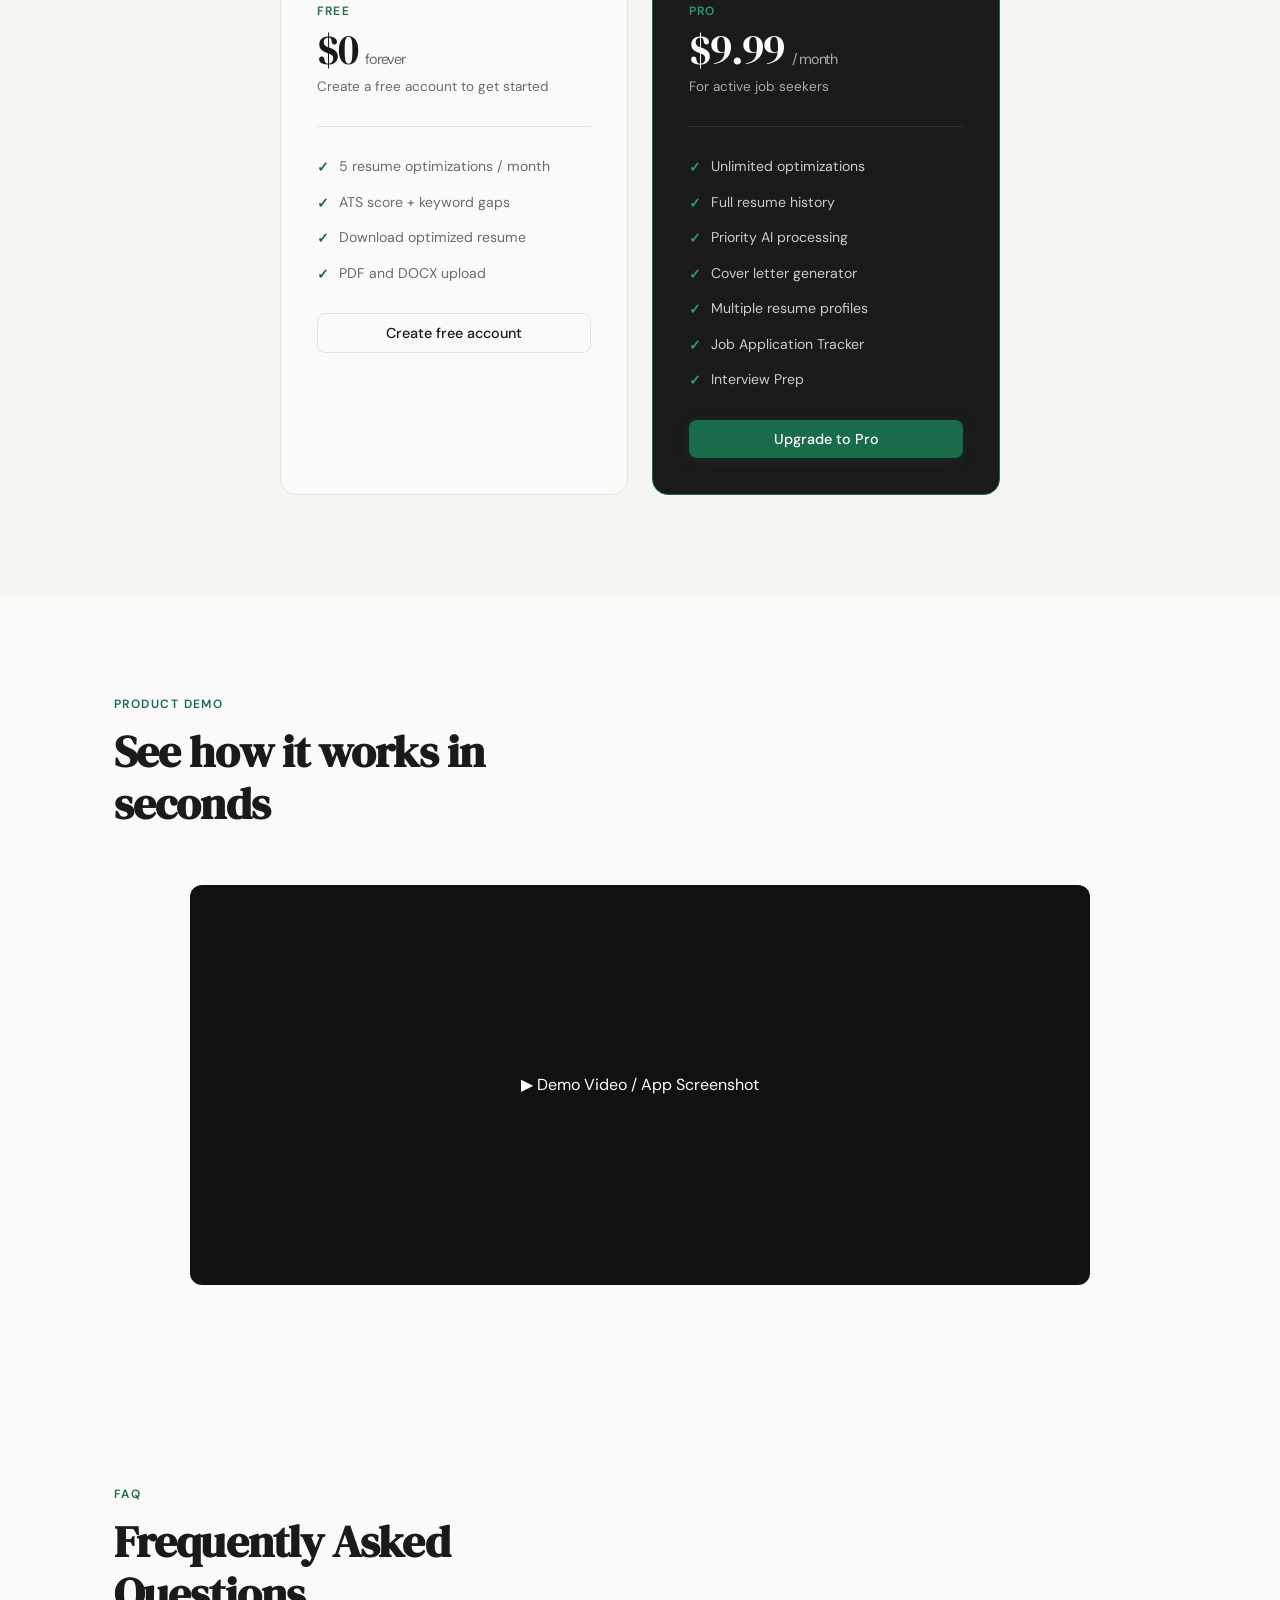
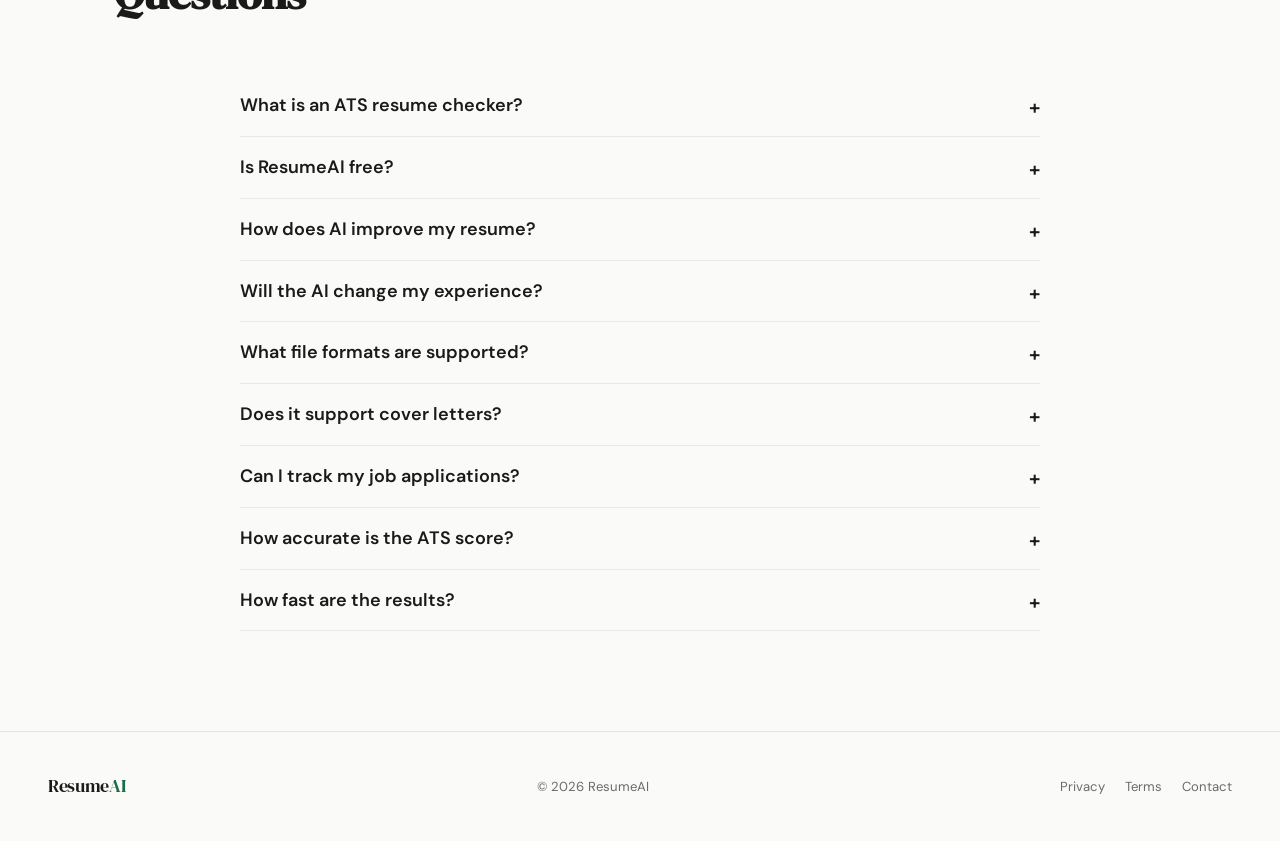
<file: frontend/users.html>
<!DOCTYPE html>
<html lang="en">

<head>
  <meta charset="UTF-8" />
  <meta name="viewport" content="width=device-width, initial-scale=1.0" />
  <title>ResumeAI — Users</title>
  <link rel="preconnect" href="https://fonts.googleapis.com" />
  <link
    href="https://fonts.googleapis.com/css2?family=DM+Serif+Display:ital@0;1&family=DM+Sans:wght@300;400;500;600&display=swap"
    rel="stylesheet" />
  <style>
    /* ── DESIGN TOKENS (mirrors main.css) ── */
    :root {
      --accent: #1a7a4a;
      --accent-light: #e8f5ee;
      --ink: #111827;
      --muted: #6b7280;
      --surface: #f9fafb;
      --white: #ffffff;
      --border: #e5e7eb;
      --danger: #dc2626;
      --danger-bg: #fdf0ef;
    }

    *,
    *::before,
    *::after {
      box-sizing: border-box;
      margin: 0;
      padding: 0;
    }

    body {
      font-family: 'DM Sans', sans-serif;
      background: var(--surface);
      color: var(--ink);
      padding-top: 80px;
      min-height: 100vh;
    }

    /* ── NAV ── */
    #navbar {
      position: fixed;
      top: 0;
      left: 0;
      right: 0;
      height: 64px;
      background: rgba(255, 255, 255, 0.92);
      backdrop-filter: blur(12px);
      border-bottom: 1px solid var(--border);
      display: flex;
      align-items: center;
      justify-content: space-between;
      padding: 0 32px;
      z-index: 999;
    }

    .nav-logo {
      font-family: 'DM Serif Display', serif;
      font-size: 1.3rem;
      color: var(--ink);
      text-decoration: none;
      letter-spacing: -0.01em;
    }

    .nav-logo span {
      color: var(--accent);
    }

    .nav-pill {
      font-size: 0.72rem;
      font-weight: 600;
      letter-spacing: 0.09em;
      text-transform: uppercase;
      background: var(--accent-light);
      color: var(--accent);
      padding: 4px 10px;
      border-radius: 20px;
    }

    .nav-back {
      font-size: 0.85rem;
      color: var(--muted);
      text-decoration: none;
      display: flex;
      align-items: center;
      gap: 6px;
      transition: color 0.15s;
    }

    .nav-back:hover {
      color: var(--ink);
    }

    /* ── WRAPPER ── */
    .page-wrapper {
      /* max-width: 1100px; */
      margin: 0 auto;
      padding: 48px 24px 100px;
    }

    /* ── PAGE HEADER ── */
    .page-header {
      margin-bottom: 40px;
    }

    .page-eyebrow {
      font-size: 0.75rem;
      font-weight: 600;
      letter-spacing: 0.1em;
      text-transform: uppercase;
      color: var(--accent);
      margin-bottom: 8px;
    }

    .page-title {
      font-family: 'DM Serif Display', serif;
      font-size: clamp(1.8rem, 4vw, 2.6rem);
      letter-spacing: -0.02em;
      color: var(--ink);
      margin-bottom: 6px;
    }

    .page-subtitle {
      font-size: 0.95rem;
      color: var(--muted);
    }

    /* ── STATS ROW ── */
    .stats-row {
      display: grid;
      grid-template-columns: repeat(auto-fit, minmax(180px, 1fr));
      gap: 16px;
      margin-bottom: 36px;
    }

    .stat-card {
      background: var(--white);
      border: 1px solid var(--border);
      border-radius: 14px;
      padding: 20px 24px;
    }

    .stat-label {
      font-size: 0.75rem;
      font-weight: 600;
      letter-spacing: 0.08em;
      text-transform: uppercase;
      color: var(--muted);
      margin-bottom: 8px;
    }

    .stat-value {
      font-family: 'DM Serif Display', serif;
      font-size: 2rem;
      letter-spacing: -0.02em;
      color: var(--ink);
      line-height: 1;
    }

    .stat-value.accent {
      color: var(--accent);
    }

    .stat-value.gold {
      color: #c9a84c;
    }

    .stat-desc {
      font-size: 0.78rem;
      color: var(--muted);
      margin-top: 4px;
    }

    /* ── TOOLBAR ── */
    .toolbar {
      display: flex;
      align-items: center;
      gap: 12px;
      margin-bottom: 20px;
      flex-wrap: wrap;
    }

    .search-wrap {
      position: relative;
      flex: 1;
      min-width: 220px;
    }

    .search-icon {
      position: absolute;
      left: 12px;
      top: 50%;
      transform: translateY(-50%);
      color: var(--muted);
      font-size: 0.9rem;
      pointer-events: none;
    }

    .search-input {
      width: 100%;
      padding: 9px 12px 9px 34px;
      border: 1px solid var(--border);
      border-radius: 9px;
      background: var(--white);
      font-family: inherit;
      font-size: 0.88rem;
      color: var(--ink);
      outline: none;
      transition: border-color 0.15s;
    }

    .search-input::placeholder {
      color: var(--muted);
    }

    .search-input:focus {
      border-color: var(--accent);
    }

    .filter-select {
      padding: 9px 12px;
      border: 1px solid var(--border);
      border-radius: 9px;
      background: var(--white);
      font-family: inherit;
      font-size: 0.88rem;
      color: var(--ink);
      outline: none;
      cursor: pointer;
      transition: border-color 0.15s;
    }

    .filter-select:focus {
      border-color: var(--accent);
    }

    .result-count {
      font-size: 0.82rem;
      color: var(--muted);
      margin-left: auto;
      white-space: nowrap;
    }

    /* ── TABLE CARD ── */
    .table-card {
      background: var(--white);
      border: 1px solid var(--border);
      border-radius: 16px;
      overflow: hidden;
    }

    .users-table {
      width: 100%;
      border-collapse: collapse;
    }

    .users-table thead {
      background: var(--surface);
      border-bottom: 1px solid var(--border);
    }

    .users-table th {
      padding: 12px 20px;
      font-size: 0.72rem;
      font-weight: 600;
      letter-spacing: 0.08em;
      text-transform: uppercase;
      color: var(--muted);
      text-align: left;
      white-space: nowrap;
      cursor: pointer;
      user-select: none;
      transition: color 0.15s;
    }

    .users-table th:hover {
      color: var(--ink);
    }

    .users-table th .sort-arrow {
      display: inline-block;
      margin-left: 4px;
      opacity: 0.4;
      font-style: normal;
      font-size: 0.65rem;
    }

    .users-table th.sorted .sort-arrow {
      opacity: 1;
      color: var(--accent);
    }

    .users-table td {
      padding: 14px 20px;
      font-size: 0.88rem;
      color: var(--ink);
      border-bottom: 1px solid var(--border);
      vertical-align: middle;
    }

    .users-table tbody tr:last-child td {
      border-bottom: none;
    }

    .users-table tbody tr {
      transition: background 0.12s;
    }

    .users-table tbody tr:hover {
      background: var(--surface);
    }

    /* ── USER CELL ── */
    .user-cell {
      display: flex;
      align-items: center;
      gap: 11px;
    }

    .user-avatar-circle {
      width: 34px;
      height: 34px;
      border-radius: 50%;
      display: flex;
      align-items: center;
      justify-content: center;
      font-size: 0.8rem;
      font-weight: 600;
      flex-shrink: 0;
      text-transform: uppercase;
    }

    .user-name {
      font-weight: 500;
      line-height: 1.3;
    }

    .user-id {
      font-size: 0.72rem;
      color: var(--muted);
    }

    /* ── BADGES ── */
    .badge {
      display: inline-flex;
      align-items: center;
      gap: 4px;
      font-size: 0.72rem;
      font-weight: 600;
      padding: 3px 9px;
      border-radius: 20px;
      white-space: nowrap;
    }

    .badge-pro {
      background: #fef9ec;
      color: #c9a84c;
    }

    .badge-free {
      background: var(--accent-light);
      color: var(--accent);
    }

    .badge-active {
      background: var(--accent-light);
      color: var(--accent);
    }

    .badge-inactive {
      background: var(--danger-bg);
      color: var(--danger);
    }

    .badge-verified {
      background: var(--accent-light);
      color: var(--accent);
    }

    .badge-unverified {
      background: #f3f4f6;
      color: var(--muted);
    }

    /* ── EMAIL CELL ── */
    .email-text {
      color: var(--muted);
      font-size: 0.85rem;
    }

    /* ── DATE CELL ── */
    .date-text {
      color: var(--muted);
      font-size: 0.83rem;
    }

    /* ── ACTIONS ── */
    .action-btn {
      background: none;
      border: 1px solid var(--border);
      border-radius: 7px;
      padding: 5px 10px;
      font-family: inherit;
      font-size: 0.78rem;
      font-weight: 500;
      color: var(--muted);
      cursor: pointer;
      transition: all 0.15s;
    }

    .action-btn:hover {
      border-color: var(--accent);
      color: var(--accent);
    }

    .action-btn.danger:hover {
      border-color: var(--danger);
      color: var(--danger);
    }

    /* ── LOADING & EMPTY ── */
    .state-row td {
      text-align: center;
      padding: 64px 24px;
      color: var(--muted);
    }

    .loading-dots span {
      display: inline-block;
      width: 7px;
      height: 7px;
      background: var(--accent);
      border-radius: 50%;
      margin: 0 3px;
      animation: bounce 1.2s infinite ease-in-out;
    }

    .loading-dots span:nth-child(2) {
      animation-delay: 0.2s;
    }

    .loading-dots span:nth-child(3) {
      animation-delay: 0.4s;
    }

    @keyframes bounce {

      0%,
      60%,
      100% {
        transform: translateY(0);
      }

      30% {
        transform: translateY(-8px);
      }
    }

    .empty-icon-big {
      font-size: 2.2rem;
      margin-bottom: 12px;
      display: block;
    }

    .empty-label {
      font-family: 'DM Serif Display', serif;
      font-size: 1.2rem;
      color: var(--ink);
      margin-bottom: 6px;
    }

    .empty-hint {
      font-size: 0.85rem;
    }

    /* ── PAGINATION ── */
    .pagination {
      display: flex;
      align-items: center;
      justify-content: space-between;
      padding: 16px 20px;
      border-top: 1px solid var(--border);
      flex-wrap: wrap;
      gap: 12px;
    }

    .page-info {
      font-size: 0.82rem;
      color: var(--muted);
    }

    .page-btns {
      display: flex;
      align-items: center;
      gap: 6px;
    }

    .page-btn {
      min-width: 32px;
      height: 32px;
      padding: 0 8px;
      background: var(--white);
      border: 1px solid var(--border);
      border-radius: 7px;
      font-family: inherit;
      font-size: 0.82rem;
      font-weight: 500;
      color: var(--muted);
      cursor: pointer;
      transition: all 0.15s;
      display: flex;
      align-items: center;
      justify-content: center;
    }

    .page-btn:hover:not(:disabled) {
      border-color: var(--accent);
      color: var(--accent);
    }

    .page-btn.active {
      background: var(--accent);
      border-color: var(--accent);
      color: white;
    }

    .page-btn:disabled {
      opacity: 0.4;
      cursor: not-allowed;
    }

    /* ── ERROR BANNER ── */
    .error-banner {
      background: var(--danger-bg);
      border: 1px solid #fca5a5;
      border-radius: 12px;
      padding: 16px 20px;
      font-size: 0.88rem;
      color: var(--danger);
      margin-bottom: 24px;
      display: none;
      align-items: center;
      gap: 10px;
    }

    .error-banner.show {
      display: flex;
    }

    /* ── FOOTER ── */
    footer {
      border-top: 1px solid var(--border);
      padding: 28px 32px;
      display: flex;
      align-items: center;
      justify-content: space-between;
      gap: 16px;
      font-size: 0.83rem;
      color: var(--muted);
      flex-wrap: wrap;
    }

    footer a {
      color: var(--muted);
      text-decoration: none;
      transition: color 0.15s;
    }

    footer a:hover {
      color: var(--ink);
    }

    .badge-sub-active {
      background: var(--accent-light);
      color: var(--accent);
    }

    .badge-sub-trial {
      background: #ede9fe;
      color: #7c3aed;
    }

    .badge-sub-due {
      background: #fef3c7;
      color: #d97706;
    }

    .badge-sub-cancel {
      background: var(--danger-bg);
      color: var(--danger);
    }

    .badge-sub-inactive {
      background: #f3f4f6;
      color: var(--muted);
    }

    /* ── USAGE MINI BAR ── */
    .usage-cell {
      display: flex;
      align-items: center;
      gap: 8px;
    }

    .usage-num {
      font-size: 0.82rem;
      font-weight: 600;
      color: var(--ink);
      white-space: nowrap;
    }

    .usage-mini-track {
      flex: 1;
      max-width: 60px;
      height: 5px;
      background: var(--border);
      border-radius: 4px;
      overflow: hidden;
    }

    .usage-mini-fill {
      height: 100%;
      border-radius: 4px;
      transition: width 0.4s ease;
    }

    /* ── RESPONSIVE ── */
    @media (max-width: 768px) {
      .hide-mobile {
        display: none;
      }

      .stats-row {
        grid-template-columns: 1fr 1fr;
      }

      .users-table th,
      .users-table td {
        padding: 12px 14px;
      }

      .toolbar {
        gap: 8px;
      }
    }
  </style>
</head>

<body>

  <!-- ── NAV ── -->
  <nav id="navbar">
    <a href="dashboard.html" class="nav-logo">Resume<span>AI</span></a>
    <span class="nav-pill">Admin</span>
    <a href="dashboard.html" class="nav-back">← Back to Dashboard</a>
  </nav>

  <div class="page-wrapper">

    <!-- ── HEADER ── -->
    <div class="page-header">
      <div class="page-eyebrow">Admin Panel</div>
      <h1 class="page-title">Users</h1>
      <p class="page-subtitle">Manage all registered accounts on the platform.</p>
    </div>

    <!-- ── ERROR ── -->
    <div class="error-banner" id="errorBanner">
      <span>⚠️</span>
      <span id="errorMsg">Failed to load users. Please try again.</span>
    </div>

    <!-- ── STATS ── -->
    <div class="stats-row">
      <div class="stat-card">
        <div class="stat-label">Total Users</div>
        <div class="stat-value accent" id="statTotal">—</div>
        <div class="stat-desc">all time</div>
      </div>
      <div class="stat-card">
        <div class="stat-label">Pro Users</div>
        <div class="stat-value gold" id="statPro">—</div>
        <div class="stat-desc">active subscriptions</div>
      </div>
      <div class="stat-card">
        <div class="stat-label">Active</div>
        <div class="stat-value accent" id="statActive">—</div>
        <div class="stat-desc">enabled accounts</div>
      </div>
      <div class="stat-card">
        <div class="stat-label">Verified</div>
        <div class="stat-value" id="statVerified">—</div>
        <div class="stat-desc">email confirmed</div>
      </div>
    </div>

    <!-- ── TOOLBAR ── -->
    <div class="toolbar">
      <div class="search-wrap">
        <span class="search-icon">🔍</span>
        <input class="search-input" type="text" id="searchInput" placeholder="Search by name or email…"
          oninput="applyFilters()" />
      </div>
      <select class="filter-select" id="filterPlan" onchange="applyFilters()">
        <option value="">All plans</option>
        <option value="pro">Pro</option>
        <option value="free">Free</option>
      </select>
      <select class="filter-select" id="filterStatus" onchange="applyFilters()">
        <option value="">All statuses</option>
        <option value="active">Active</option>
        <option value="inactive">Inactive</option>
      </select>
      <select class="filter-select" id="filterVerified" onchange="applyFilters()">
        <option value="">All verified</option>
        <option value="yes">Verified</option>
        <option value="no">Unverified</option>
      </select>
      <select class="filter-select" id="filterSubStatus" onchange="applyFilters()">
        <option value="">All sub states</option>
        <option value="active">Active</option>
        <option value="trialing">Trialing</option>
        <option value="past_due">Past Due</option>
        <option value="cancelled">Cancelled</option>
        <option value="inactive">None</option>
      </select>
      <span class="result-count" id="resultCount"></span>
    </div>

    <!-- ── TABLE ── -->
    <div class="table-card">
      <table class="users-table">
        <thead>
          <tr>
            <th onclick="sortBy('name')" id="th-name">
              User <span class="sort-arrow" id="arr-name">▼</span>
            </th>
            <th onclick="sortBy('email')" id="th-email" class="hide-mobile">
              Email <span class="sort-arrow" id="arr-email">▼</span>
            </th>
            <th onclick="sortBy('plan')" id="th-plan">
              Plan <span class="sort-arrow" id="arr-plan">▼</span>
            </th>
            <th onclick="sortBy('is_active')" id="th-is_active" class="hide-mobile">
              Status <span class="sort-arrow" id="arr-is_active">▼</span>
            </th>
            <th onclick="sortBy('is_verified')" id="th-is_verified" class="hide-mobile">
              Verified <span class="sort-arrow" id="arr-is_verified">▼</span>
            </th>
            <th onclick="sortBy('monthly_usage')" id="th-monthly_usage" class="hide-mobile">
              Usage <span class="sort-arrow" id="arr-monthly_usage">▼</span>
            </th>
            <th onclick="sortBy('subscription_status')" id="th-subscription_status" class="hide-mobile">
              Sub Status <span class="sort-arrow" id="arr-subscription_status">▼</span>
            </th>
            <th onclick="sortBy('created_at')" id="th-created_at">
              Joined <span class="sort-arrow" id="arr-created_at">▼</span>
            </th>
            <th>Actions</th>
          </tr>
        </thead>
        <tbody id="tableBody">
          <tr class="state-row">
            <td colspan="9">
              <div class="loading-dots">
                <span></span><span></span><span></span>
              </div>
            </td>
          </tr>
        </tbody>
      </table>

      <div class="pagination" id="paginationBar" style="display:none;">
        <span class="page-info" id="pageInfo"></span>
        <div class="page-btns" id="pageBtns"></div>
      </div>
    </div>

  </div>

  <!-- ── FOOTER ── -->
  <footer>
    <a href="dashboard.html" class="nav-logo" style="font-size:1.1rem;">Resume<span
        style="color:var(--accent)">AI</span></a>
    <span>© <span id="footerYear"></span> ResumeAI — Admin</span>
    <div style="display:flex;gap:20px;">
      <a href="privacy.html">Privacy</a>
      <a href="terms.html">Terms</a>
    </div>
  </footer>
  <script src="assets/js/config.js"></script>
  <script src="assets/js/nav.js"></script>
  <script src="assets/js/script.js"></script>
  <script>
    const PAGE_SIZE = 20;

    /* ── STATE ── */
    let allUsers = [];
    let filteredUsers = [];
    let currentPage = 1;
    let sortKey = 'created_at';
    let sortAsc = false;

    /* ── AVATAR COLOURS ── */
    const AVATAR_COLORS = [
      ['#e8f5ee', '#1a7a4a'], ['#fef9ec', '#c9a84c'],
      ['#ede9fe', '#7c3aed'], ['#fdf0ef', '#dc2626'],
      ['#e0f2fe', '#0369a1'], ['#fce7f3', '#be185d'],
    ];

    function avatarColors(name) {
      let h = 0;
      for (let i = 0; i < name.length; i++) h = (h * 31 + name.charCodeAt(i)) & 0xffffffff;
      return AVATAR_COLORS[Math.abs(h) % AVATAR_COLORS.length];
    }

    function initials(name) {
      return (name || '?').split(' ').map(w => w[0]).slice(0, 2).join('').toUpperCase();
    }

    async function loadUsers() {
      const token = getToken();
      if (!token) {
        window.location.replace('index.html');
        return;
      }

      try {
        // GET /api/admin/users → AdminUsersResponse { total, users: AdminUserRow[] }
        // Router guards: 401 = not logged in, 403 = not in ADMIN_EMAILS
        const res = await fetch(`${API_BASE}/admin/users?limit=500`, {
          headers: { 'Authorization': `Bearer ${token}` }
        });

        if (res.status === 401) {
          window.location.replace('index.html');
          return;
        }

        if (res.status === 403) {
          showError('Access denied. Your account is not in the admin list.');
          renderEmpty('🔒', 'Access Denied', 'You do not have permission to view this page.');
          return;
        }

        if (!res.ok) {
          const err = await res.json().catch(() => ({}));
          throw new Error(err.detail || `HTTP ${res.status}`);
        }

        // AdminUsersResponse: { total: int, users: AdminUserRow[] }
        // AdminUserRow fields are already flat — no nesting to unwrap.
        const data = await res.json();
        allUsers = (data.users || []).map(u => ({
          ...u,
          // TINYINT(1) comes back as 0/1 from MySQL — coerce to bool
          is_active: Boolean(u.is_active),
          is_verified: Boolean(u.is_verified),
          is_pro: Boolean(u.is_pro),
          cancel_at_period_end: Boolean(u.cancel_at_period_end),
          monthly_usage: u.monthly_usage ?? 0,
          // Guarantee subscription fields have a fallback
          subscription_plan: u.subscription_plan || 'free',
          subscription_status: u.subscription_status || 'inactive',
        }));

        computeStats();
        applyFilters();

      } catch (err) {
        console.error('Admin load error:', err);
        showError('Failed to load users: ' + err.message);
        renderEmpty('⚠️', 'Load Failed', 'Check your connection and try again.');
      }
    }

    /* ── STATS ── */
    function computeStats() {
      const pro = allUsers.filter(u => u.is_pro).length;
      const active = allUsers.filter(u => u.is_active).length;
      const verified = allUsers.filter(u => u.is_verified).length;

      document.getElementById('statTotal').textContent = allUsers.length;
      document.getElementById('statPro').textContent = pro;
      document.getElementById('statActive').textContent = active;
      document.getElementById('statVerified').textContent = verified;
    }

    /* ── FILTERS ── */
    function applyFilters() {
      const q = document.getElementById('searchInput').value.trim().toLowerCase();
      const plan = document.getElementById('filterPlan').value;
      const status = document.getElementById('filterStatus').value;
      const verified = document.getElementById('filterVerified').value;
      const subSt = document.getElementById('filterSubStatus').value;

      filteredUsers = allUsers.filter(u => {
        if (q && !u.name?.toLowerCase().includes(q) && !u.email?.toLowerCase().includes(q)) return false;
        if (plan === 'pro' && !u.is_pro) return false;
        if (plan === 'free' && u.is_pro) return false;
        if (status === 'active' && !u.is_active) return false;
        if (status === 'inactive' && u.is_active) return false;
        if (verified === 'yes' && !u.is_verified) return false;
        if (verified === 'no' && u.is_verified) return false;
        if (subSt && u.subscription_status !== subSt) return false;
        return true;
      });

      sortFiltered();
    }

    /* ── SORT ── */
    function sortBy(key) {
      if (sortKey === key) sortAsc = !sortAsc;
      else { sortKey = key; sortAsc = true; }
      sortFiltered();
    }

    function sortFiltered() {
      filteredUsers.sort((a, b) => {
        let va = a[sortKey], vb = b[sortKey];
        if (typeof va === 'boolean') va = va ? 1 : 0;
        if (typeof vb === 'boolean') vb = vb ? 1 : 0;
        if (va == null) va = '';
        if (vb == null) vb = '';
        if (va < vb) return sortAsc ? -1 : 1;
        if (va > vb) return sortAsc ? 1 : -1;
        return 0;
      });

      // Update sort arrow indicators
      document.querySelectorAll('.users-table th').forEach(th => th.classList.remove('sorted'));
      const activeTh = document.getElementById(`th-${sortKey}`);
      if (activeTh) activeTh.classList.add('sorted');
      document.querySelectorAll('.sort-arrow').forEach(el => el.textContent = '▼');
      const activeArr = document.getElementById(`arr-${sortKey}`);
      if (activeArr) activeArr.textContent = sortAsc ? '▲' : '▼';

      currentPage = 1;
      renderPage();
    }

    /* ── RENDER ── */
    function renderPage() {
      const total = filteredUsers.length;
      const pages = Math.max(1, Math.ceil(total / PAGE_SIZE));
      currentPage = Math.min(currentPage, pages);

      const start = (currentPage - 1) * PAGE_SIZE;
      const slice = filteredUsers.slice(start, start + PAGE_SIZE);

      const countEl = document.getElementById('resultCount');
      countEl.textContent = total === allUsers.length
        ? `${total} user${total !== 1 ? 's' : ''}`
        : `${total} of ${allUsers.length} users`;

      if (slice.length === 0) {
        renderEmpty('🔍', 'No users found', 'Try adjusting your search or filters.');
        document.getElementById('paginationBar').style.display = 'none';
        return;
      }

      document.getElementById('tableBody').innerHTML = slice.map(u => renderRow(u)).join('');
      renderPagination(total, pages);
    }

    function renderRow(u) {
      const [bg, fg] = avatarColors(u.name || '?');
      const joined = new Date(u.created_at).toLocaleDateString('en-GB', {
        day: 'numeric', month: 'short', year: 'numeric'
      });

      // ── Subscription status badge ──────────────────────────────
      const subStatus = u.subscription_status || (u.is_pro ? 'active' : 'inactive');
      const subStatusBadge = {
        active: `<span class="badge badge-sub-active">● Active</span>`,
        trialing: `<span class="badge badge-sub-trial">◐ Trial</span>`,
        past_due: `<span class="badge badge-sub-due">⚠ Past Due</span>`,
        cancelled: `<span class="badge badge-sub-cancel">✕ Cancelled</span>`,
        inactive: `<span class="badge badge-sub-inactive">— None</span>`,
      }[subStatus] || `<span class="badge badge-sub-inactive">${escHtml(subStatus)}</span>`;

      // Subscription plan label
      const planLabel = {
        pro_monthly: 'Pro Monthly',
        pro_yearly: 'Pro Yearly',
        free: 'Free',
      }[u.subscription_plan] || (u.is_pro ? 'Pro' : 'Free');

      // Period end tooltip
      let periodTip = '';
      if (u.current_period_end) {
        const d = new Date(u.current_period_end).toLocaleDateString('en-GB', { day: 'numeric', month: 'short', year: 'numeric' });
        periodTip = u.cancel_at_period_end ? `Cancels ${d}` : `Renews ${d}`;
      }

      // ── Monthly usage bar ──────────────────────────────────────
      const usage = u.monthly_usage ?? 0;
      const limit = u.is_pro ? null : 5;
      const usagePct = limit ? Math.min((usage / limit) * 100, 100) : 0;
      const usageColor = !limit ? 'var(--accent)' : usagePct >= 100 ? 'var(--danger)' : usagePct >= 80 ? '#d97706' : 'var(--accent)';

      const usageCell = limit
        ? `<div class="usage-cell">
             <span class="usage-num">${usage}/${limit}</span>
             <div class="usage-mini-track"><div class="usage-mini-fill" style="width:${usagePct}%;background:${usageColor}"></div></div>
           </div>`
        : `<div class="usage-cell"><span class="usage-num">${usage}</span><span style="font-size:0.72rem;color:var(--muted);margin-left:4px;">∞</span></div>`;

      return `
        <tr>
          <td>
            <div class="user-cell">
              <div class="user-avatar-circle" style="background:${bg};color:${fg}">${initials(u.name)}</div>
              <div>
                <div class="user-name">${escHtml(u.name || '—')}</div>
                <div class="user-id">#${u.id}</div>
              </div>
            </div>
          </td>
          <td class="hide-mobile">
            <span class="email-text">${escHtml(u.email || '—')}</span>
          </td>
          <td>
            ${u.is_pro
          ? `<div><span class="badge badge-pro">⭐ Pro</span><div style="font-size:0.72rem;color:var(--muted);margin-top:3px;">${escHtml(planLabel)}</div>${periodTip ? `<div style="font-size:0.7rem;color:var(--muted);">${escHtml(periodTip)}</div>` : ''}</div>`
          : `<span class="badge badge-free">Free</span>`}
          </td>
          <td class="hide-mobile">
            ${u.is_active
          ? `<span class="badge badge-active">● Active</span>`
          : `<span class="badge badge-inactive">● Inactive</span>`}
          </td>
          <td class="hide-mobile">
            ${u.is_verified
          ? `<span class="badge badge-verified">✓ Verified</span>`
          : `<span class="badge badge-unverified">Unverified</span>`}
          </td>
          <td class="hide-mobile">${usageCell}</td>
          <td class="hide-mobile">${subStatusBadge}</td>
          <td><span class="date-text">${joined}</span></td>
          <td>
            <button class="action-btn" onclick="viewUser(${u.id})">View</button>
          </td>
        </tr>`;
    }

    function renderEmpty(icon, title, hint) {
      document.getElementById('tableBody').innerHTML = `
        <tr class="state-row">
          <td colspan="9">
            <span class="empty-icon-big">${icon}</span>
            <div class="empty-label">${title}</div>
            <div class="empty-hint">${hint}</div>
          </td>
        </tr>`;
    }

    /* ── PAGINATION ── */
    function renderPagination(total, pages) {
      const bar = document.getElementById('paginationBar');
      const info = document.getElementById('pageInfo');
      const btns = document.getElementById('pageBtns');

      const start = (currentPage - 1) * PAGE_SIZE + 1;
      const end = Math.min(currentPage * PAGE_SIZE, total);
      info.textContent = `Showing ${start}–${end} of ${total}`;

      const pageNums = buildPageNums(currentPage, pages);
      btns.innerHTML = `
        <button class="page-btn" onclick="goPage(${currentPage - 1})" ${currentPage === 1 ? 'disabled' : ''}>‹</button>
        ${pageNums.map(p =>
        p === '…'
          ? `<span style="padding:0 4px;color:var(--muted);font-size:0.85rem;">…</span>`
          : `<button class="page-btn ${p === currentPage ? 'active' : ''}" onclick="goPage(${p})">${p}</button>`
      ).join('')}
        <button class="page-btn" onclick="goPage(${currentPage + 1})" ${currentPage === pages ? 'disabled' : ''}>›</button>`;

      bar.style.display = pages > 1 ? 'flex' : 'none';
    }

    function buildPageNums(cur, total) {
      if (total <= 7) return Array.from({ length: total }, (_, i) => i + 1);
      const pages = [];
      pages.push(1);
      if (cur > 3) pages.push('…');
      for (let p = Math.max(2, cur - 1); p <= Math.min(total - 1, cur + 1); p++) pages.push(p);
      if (cur < total - 2) pages.push('…');
      pages.push(total);
      return pages;
    }

    function goPage(p) {
      const pages = Math.ceil(filteredUsers.length / PAGE_SIZE);
      if (p < 1 || p > pages) return;
      currentPage = p;
      renderPage();
      window.scrollTo({ top: 0, behavior: 'smooth' });
    }

    /* ── ACTIONS ── */
    function viewUser(id) {
      // Placeholder: navigate to a user detail page or open a modal
      console.log('View user:', id);
      alert(`User #${id} — detail page not yet implemented.`);
    }

    function showError(msg) {
      const el = document.getElementById('errorBanner');
      document.getElementById('errorMsg').textContent = msg;
      el.classList.add('show');
    }

    /* ── INIT ── */
    document.getElementById('footerYear').textContent = new Date().getFullYear();
    document.addEventListener('DOMContentLoaded', loadUsers);
  </script>

</body>

</html>
</file>
<file: frontend/assets/css/main.css>
/* ═══════════════════════════════════════════════════════════
   main.css  —  ResumeAI shared styles
   Covers: reset, variables, nav, buttons, modal, toast,
           user dropdown, footer, legal page layout,
           contact page layout, form elements,
           hero, how-it-works, features, pricing
   ═══════════════════════════════════════════════════════════ */

/* ── RESET & ROOT ─────────────────────────────────────────── */
*,
*::before,
*::after {
  box-sizing: border-box;
  margin: 0;
  padding: 0;
}

:root {
  --black: #0e0e0e;
  --white: #fafaf8;
  --ink: #1a1a1a;
  --muted: #6b6b6b;
  --accent: #1a6b4a;
  --accent-light: #e8f5f0;
  --accent-mid: #2d9c6e;
  --border: #e4e4e0;
  --surface: #f5f5f2;
  --danger: #c0392b;
}

html {
  scroll-behavior: smooth;
}

body {
  font-family: 'DM Sans', sans-serif;
  background: var(--white);
  color: var(--ink);
  line-height: 1.6;
  overflow-x: hidden;
}

/* ── NAV ──────────────────────────────────────────────────── */
nav {
  position: fixed;
  top: 0;
  left: 0;
  right: 0;
  z-index: 100;
  display: flex;
  align-items: center;
  justify-content: space-between;
  padding: 20px 48px;
  background: rgba(250, 250, 248, 0.88);
  backdrop-filter: blur(14px);
  border-bottom: 1px solid var(--border);
  transition: padding 0.3s;
}

nav.scrolled {
  padding: 14px 48px;
}

.nav-logo {
  font-family: 'DM Serif Display', serif;
  font-size: 1.4rem;
  color: var(--ink);
  letter-spacing: -0.02em;
  text-decoration: none;
}

.nav-logo span {
  color: var(--accent);
}

.nav-right {
  display: flex;
  align-items: center;
  gap: 12px;
}

.nav-free-badge {
  font-size: 0.72rem;
  font-weight: 600;
  letter-spacing: 0.06em;
  text-transform: uppercase;
  color: var(--accent);
  background: var(--accent-light);
  padding: 4px 10px;
  border-radius: 20px;
}

/* ── BUTTONS ──────────────────────────────────────────────── */
.btn {
  display: inline-flex;
  align-items: center;
  gap: 8px;
  padding: 10px 22px;
  border-radius: 8px;
  font-family: 'DM Sans', sans-serif;
  font-size: 0.9rem;
  font-weight: 500;
  cursor: pointer;
  border: none;
  transition: all 0.18s ease;
  text-decoration: none;
}

.btn-outline {
  background: transparent;
  border: 1.5px solid var(--border);
  color: var(--ink);
}

.btn-outline:hover {
  border-color: var(--accent);
  color: var(--accent);
  background: var(--accent-light);
}

.btn-primary {
  background: var(--accent);
  color: #fff;
  box-shadow: 0 2px 12px rgba(26, 107, 74, 0.22);
}

.btn-primary:hover {
  background: #155a3d;
  transform: translateY(-1px);
  box-shadow: 0 4px 20px rgba(26, 107, 74, 0.32);
}

.btn-primary:active {
  transform: translateY(0);
}

.btn-ghost {
  background: transparent;
  color: var(--muted);
  padding: 10px 14px;
}

.btn-ghost:hover {
  color: var(--ink);
  background: var(--surface);
}

/* ── HERO ─────────────────────────────────────────────────── */
.hero {
  min-height: 100vh;
  display: flex;
  flex-direction: column;
  justify-content: center;
  align-items: center;
  text-align: center;
  padding: 120px 24px 80px;
  position: relative;
  overflow: hidden;
}

.hero--flush {
  padding: 0;
  min-height: unset;
}

.hero-bg {
  position: absolute;
  inset: 0;
  z-index: 0;
  background:
    radial-gradient(ellipse 80% 50% at 50% -10%, rgba(26, 107, 74, 0.07) 0%, transparent 70%),
    radial-gradient(ellipse 40% 40% at 80% 60%, rgba(45, 156, 110, 0.05) 0%, transparent 60%);
}

.hero-bg::after {
  content: '';
  position: absolute;
  inset: 0;
  background-image: radial-gradient(circle, #c8c8c0 1px, transparent 1px);
  background-size: 32px 32px;
  opacity: 0.35;
}

.hero-content {
  position: relative;
  z-index: 1;
  max-width: 820px;
}

.hero-eyebrow {
  display: inline-flex;
  align-items: center;
  gap: 8px;
  font-size: 0.78rem;
  font-weight: 600;
  letter-spacing: 0.1em;
  text-transform: uppercase;
  color: var(--accent);
  background: var(--accent-light);
  padding: 6px 14px;
  border-radius: 20px;
  margin-bottom: 28px;
  animation: fadeUp 0.6s ease both;
}

.hero-eyebrow::before {
  content: '';
  width: 6px;
  height: 6px;
  background: var(--accent);
  border-radius: 50%;
  animation: pulse 2s infinite;
}

h1 {
  font-family: 'DM Serif Display', serif;
  font-size: clamp(2.8rem, 7vw, 5.2rem);
  line-height: 1.08;
  letter-spacing: -0.03em;
  color: var(--ink);
  margin-bottom: 24px;
  animation: fadeUp 0.6s 0.1s ease both;
}

h1 em {
  font-style: italic;
  color: var(--accent);
}

.hero-sub {
  font-size: 1.15rem;
  color: var(--muted);
  max-width: 520px;
  margin: 0 auto 40px;
  font-weight: 400;
  line-height: 1.7;
  animation: fadeUp 0.6s 0.2s ease both;
}

.hero-cta {
  display: flex;
  align-items: center;
  justify-content: center;
  gap: 12px;
  flex-wrap: wrap;
  animation: fadeUp 0.6s 0.3s ease both;
}

.hero-cta .btn {
  padding: 13px 28px;
  font-size: 0.95rem;
}

.hero-note {
  margin-top: 16px;
  font-size: 0.8rem;
  color: var(--muted);
  animation: fadeUp 0.6s 0.4s ease both;
}

.hero-note strong {
  color: var(--accent);
}

/* Free uses counter strip */
.free-strip {
  display: inline-flex;
  align-items: center;
  gap: 10px;
  margin-top: 48px;
  padding: 12px 20px;
  background: var(--surface);
  border: 1px solid var(--border);
  border-radius: 12px;
  font-size: 0.85rem;
  color: var(--muted);
  animation: fadeUp 0.6s 0.5s ease both;
}

.free-dots {
  display: flex;
  gap: 5px;
}

.free-dot {
  width: 10px;
  height: 10px;
  border-radius: 50%;
  background: var(--accent);
  transition: background 0.3s;
}

.free-dot.used {
  background: var(--border);
}

/* ── SCROLL INDICATOR ─────────────────────────────────────── */
.scroll-hint {
  position: absolute;
  bottom: 36px;
  left: 50%;
  transform: translateX(-50%);
  display: flex;
  flex-direction: column;
  align-items: center;
  gap: 6px;
  color: var(--muted);
  font-size: 0.75rem;
  letter-spacing: 0.08em;
  text-transform: uppercase;
  animation: fadeUp 0.6s 0.8s ease both;
}

.scroll-line {
  width: 1px;
  height: 40px;
  background: linear-gradient(to bottom, var(--accent), transparent);
  animation: scrollPulse 1.8s infinite;
}

/* ── HOW IT WORKS ─────────────────────────────────────────── */
.section {
  padding: 100px 24px;
  max-width: 1100px;
  margin: 0 auto;
}

.section-label {
  font-size: 0.75rem;
  font-weight: 600;
  letter-spacing: 0.12em;
  text-transform: uppercase;
  color: var(--accent);
  margin-bottom: 12px;
}

.section-title {
  font-family: 'DM Serif Display', serif;
  font-size: clamp(1.9rem, 4vw, 2.8rem);
  line-height: 1.15;
  letter-spacing: -0.02em;
  color: var(--ink);
  margin-bottom: 56px;
  max-width: 480px;
}

.steps {
  display: grid;
  grid-template-columns: repeat(auto-fit, minmax(240px, 1fr));
  gap: 2px;
  background: var(--border);
  border: 1px solid var(--border);
  border-radius: 16px;
  overflow: hidden;
}

.step {
  background: var(--white);
  padding: 36px 32px;
  position: relative;
  transition: background 0.2s;
}

.step:hover {
  background: var(--accent-light);
}

.step-num {
  font-family: 'DM Serif Display', serif;
  font-size: 3rem;
  color: var(--border);
  line-height: 1;
  margin-bottom: 20px;
  letter-spacing: -0.04em;
}

.step h3 {
  font-size: 1rem;
  font-weight: 600;
  color: var(--ink);
  margin-bottom: 8px;
}

.step p {
  font-size: 0.88rem;
  color: var(--muted);
  line-height: 1.65;
}

/* ── FEATURES ─────────────────────────────────────────────── */
.features-grid {
  display: grid;
  grid-template-columns: repeat(auto-fit, minmax(300px, 1fr));
  gap: 24px;
}

.feature-card {
  padding: 32px;
  border: 1px solid var(--border);
  border-radius: 14px;
  background: var(--white);
  transition: all 0.22s ease;
  cursor: default;
}

.feature-card:hover {
  border-color: var(--accent);
  box-shadow: 0 8px 32px rgba(26, 107, 74, 0.1);
  transform: translateY(-3px);
}

.feature-icon {
  width: 44px;
  height: 44px;
  background: var(--accent-light);
  border-radius: 10px;
  display: flex;
  align-items: center;
  justify-content: center;
  font-size: 1.3rem;
  margin-bottom: 18px;
}

.feature-card h3 {
  font-size: 1rem;
  font-weight: 600;
  color: var(--ink);
  margin-bottom: 8px;
}

.feature-card p {
  font-size: 0.88rem;
  color: var(--muted);
  line-height: 1.65;
}

/* ── PRICING ──────────────────────────────────────────────── */
.pricing-section {
  background: var(--surface);
  padding: 100px 24px;
}

.pricing-inner {
  max-width: 1100px;
  margin: 0 auto;
}

.pricing-cards {
  display: grid;
  grid-template-columns: 1fr 1fr;
  gap: 24px;
  max-width: 720px;
  margin: 0 auto;
}

.pricing-card {
  padding: 36px;
  border-radius: 16px;
  border: 1.5px solid var(--border);
  background: var(--white);
}

.pricing-card.featured {
  border-color: var(--accent);
  background: var(--ink);
  color: var(--white);
}

.pricing-tier {
  font-size: 0.75rem;
  font-weight: 600;
  letter-spacing: 0.1em;
  text-transform: uppercase;
  color: var(--accent);
  margin-bottom: 8px;
}

.pricing-card.featured .pricing-tier {
  color: var(--accent-mid);
}

.pricing-price {
  font-family: 'DM Serif Display', serif;
  font-size: 2.6rem;
  letter-spacing: -0.03em;
  line-height: 1;
  margin-bottom: 6px;
}

.pricing-price span {
  font-family: 'DM Sans', sans-serif;
  font-size: 0.9rem;
  font-weight: 400;
  color: var(--muted);
}

.pricing-card.featured .pricing-price span {
  color: #aaa;
}

.pricing-desc {
  font-size: 0.85rem;
  color: var(--muted);
  margin-bottom: 28px;
  padding-bottom: 28px;
  border-bottom: 1px solid var(--border);
}

.pricing-card.featured .pricing-desc {
  color: #aaa;
  border-color: #333;
}

.pricing-features {
  list-style: none;
  display: flex;
  flex-direction: column;
  gap: 12px;
  margin-bottom: 28px;
}

.pricing-features li {
  display: flex;
  align-items: flex-start;
  gap: 10px;
  font-size: 0.88rem;
  color: var(--muted);
}

.pricing-card.featured .pricing-features li {
  color: #ccc;
}

.pricing-features li::before {
  content: '✓';
  color: var(--accent);
  font-weight: 700;
  flex-shrink: 0;
  margin-top: 1px;
}

.pricing-card.featured .pricing-features li::before {
  color: var(--accent-mid);
}

/* ── USER AVATAR & DROPDOWN ───────────────────────────────── */
.user-menu-wrap {
  position: relative;
}

.user-avatar {
  width: 36px;
  height: 36px;
  border-radius: 50%;
  background: var(--accent);
  color: #fff;
  font-size: 0.88rem;
  font-weight: 600;
  display: flex;
  align-items: center;
  justify-content: center;
  cursor: pointer;
  border: 2px solid var(--accent-light);
  transition: all 0.15s;
}

.user-avatar:hover {
  transform: scale(1.07);
}

.user-dropdown {
  position: absolute;
  top: calc(100% + 10px);
  right: 0;
  background: var(--white);
  border: 1px solid var(--border);
  border-radius: 12px;
  box-shadow: 0 8px 32px rgba(0, 0, 0, 0.12);
  min-width: 200px;
  padding: 8px;
  opacity: 0;
  pointer-events: none;
  transform: translateY(-8px);
  transition: all 0.18s ease;
}

.user-dropdown.open {
  opacity: 1;
  pointer-events: all;
  transform: translateY(0);
}

.user-email {
  padding: 8px 12px 12px;
  font-size: 0.8rem;
  color: var(--muted);
  border-bottom: 1px solid var(--border);
  margin-bottom: 4px;
}

.user-email strong {
  display: block;
  color: var(--ink);
  font-size: 0.88rem;
  margin-bottom: 2px;
}

.dropdown-item {
  display: flex;
  align-items: center;
  gap: 10px;
  padding: 9px 12px;
  border-radius: 7px;
  font-size: 0.88rem;
  color: var(--ink);
  cursor: pointer;
  transition: background 0.15s;
  border: none;
  background: none;
  width: 100%;
  text-align: left;
  font-family: 'DM Sans', sans-serif;
}

.dropdown-item:hover {
  background: var(--surface);
}

.dropdown-item.danger {
  color: var(--danger);
}

.dropdown-item.danger:hover {
  background: #fdf0ef;
}

/* ── MODAL OVERLAY ────────────────────────────────────────── */
.modal-overlay {
  position: fixed;
  inset: 0;
  z-index: 1000;
  background: rgba(14, 14, 14, 0.55);
  backdrop-filter: blur(6px);
  display: flex;
  align-items: center;
  justify-content: center;
  padding: 24px;
  opacity: 0;
  pointer-events: none;
  transition: opacity 0.25s ease;
}

.modal-overlay.active {
  opacity: 1;
  pointer-events: all;
}

.modal {
  background: var(--white);
  border-radius: 20px;
  width: 100%;
  max-width: 440px;
  padding: 44px 40px 40px;
  position: relative;
  transform: translateY(20px) scale(0.97);
  transition: transform 0.28s cubic-bezier(0.34, 1.56, 0.64, 1);
  box-shadow: 0 24px 80px rgba(0, 0, 0, 0.18);
}

.modal-overlay.active .modal {
  transform: translateY(0) scale(1);
}

.modal-close {
  position: absolute;
  top: 16px;
  right: 16px;
  width: 32px;
  height: 32px;
  border: none;
  background: var(--surface);
  border-radius: 8px;
  cursor: pointer;
  display: flex;
  align-items: center;
  justify-content: center;
  color: var(--muted);
  font-size: 1.1rem;
  transition: all 0.15s;
}

.modal-close:hover {
  background: var(--border);
  color: var(--ink);
}

.modal-logo {
  font-family: 'DM Serif Display', serif;
  font-size: 1.3rem;
  color: var(--ink);
  margin-bottom: 6px;
}

.modal-logo span {
  color: var(--accent);
}

.modal-tabs {
  display: flex;
  margin: 24px 0;
  border: 1.5px solid var(--border);
  border-radius: 10px;
  overflow: hidden;
}

.modal-tab {
  flex: 1;
  padding: 10px;
  text-align: center;
  font-size: 0.88rem;
  font-weight: 500;
  cursor: pointer;
  background: transparent;
  border: none;
  color: var(--muted);
  transition: all 0.18s;
  font-family: 'DM Sans', sans-serif;
}

.modal-tab.active {
  background: var(--ink);
  color: var(--white);
}

.modal-subtitle {
  font-size: 0.85rem;
  color: var(--muted);
  margin-bottom: 24px;
  line-height: 1.6;
}

.tab-panel {
  display: none;
}

.tab-panel.active {
  display: block;
}

.modal-alert {
  padding: 10px 14px;
  border-radius: 8px;
  font-size: 0.83rem;
  margin-bottom: 14px;
  display: none;
}

.modal-alert.error {
  background: #fdf0ef;
  color: var(--danger);
  border: 1px solid #f5c6c2;
  display: block;
}

.modal-alert.success {
  background: var(--accent-light);
  color: var(--accent);
  border: 1px solid #b2dece;
  display: block;
}

/* ── FORM ELEMENTS ────────────────────────────────────────── */
.form-group {
  margin-bottom: 16px;
}

.form-label {
  display: block;
  font-size: 0.82rem;
  font-weight: 500;
  color: var(--ink);
  margin-bottom: 6px;
}

.form-input {
  width: 100%;
  padding: 11px 14px;
  border: 1.5px solid var(--border);
  border-radius: 9px;
  font-family: 'DM Sans', sans-serif;
  font-size: 0.9rem;
  color: var(--ink);
  background: var(--white);
  outline: none;
  transition: border-color 0.18s;
}

.form-input:focus {
  border-color: var(--accent);
}

.form-input::placeholder {
  color: #b0b0aa;
}

.form-input.error {
  border-color: var(--danger);
}

.form-select {
  width: 100%;
  padding: 11px 14px;
  border: 1.5px solid var(--border);
  border-radius: 9px;
  font-family: 'DM Sans', sans-serif;
  font-size: 0.9rem;
  color: var(--ink);
  background: var(--white);
  outline: none;
  transition: border-color 0.18s;
  appearance: none;
  background-image: url("data:image/svg+xml,%3Csvg xmlns='http://www.w3.org/2000/svg' width='12' height='8' viewBox='0 0 12 8'%3E%3Cpath d='M1 1l5 5 5-5' stroke='%236b6b6b' stroke-width='1.5' fill='none' stroke-linecap='round'/%3E%3C/svg%3E");
  background-repeat: no-repeat;
  background-position: right 14px center;
  cursor: pointer;
}

.form-select:focus {
  border-color: var(--accent);
}

.form-textarea {
  width: 100%;
  padding: 11px 14px;
  border: 1.5px solid var(--border);
  border-radius: 9px;
  font-family: 'DM Sans', sans-serif;
  font-size: 0.9rem;
  color: var(--ink);
  background: var(--white);
  outline: none;
  transition: border-color 0.18s;
  resize: vertical;
  min-height: 140px;
  line-height: 1.6;
}

.form-textarea:focus {
  border-color: var(--accent);
}

.form-textarea::placeholder {
  color: #b0b0aa;
}

.form-error {
  font-size: 0.78rem;
  color: var(--danger);
  margin-top: 5px;
  display: none;
}

.form-error.visible {
  display: block;
}

.form-submit {
  width: 100%;
  padding: 13px;
  margin-top: 8px;
  font-size: 0.95rem;
  border-radius: 9px;
  background: var(--accent);
  color: #fff;
  border: none;
  font-family: 'DM Sans', sans-serif;
  font-weight: 600;
  cursor: pointer;
  transition: all 0.18s;
  position: relative;
}

.form-submit:hover {
  background: #155a3d;
}

.form-submit:disabled {
  opacity: 0.6;
  cursor: not-allowed;
}

.form-submit .spinner {
  display: none;
  width: 16px;
  height: 16px;
  border: 2px solid rgba(255, 255, 255, 0.4);
  border-top-color: #fff;
  border-radius: 50%;
  animation: spin 0.6s linear infinite;
  position: absolute;
  right: 16px;
  top: 50%;
  transform: translateY(-50%);
}

.form-submit.loading .spinner {
  display: block;
}

.form-divider {
  text-align: center;
  font-size: 0.78rem;
  color: var(--muted);
  margin: 16px 0;
  position: relative;
}

.form-divider::before,
.form-divider::after {
  content: '';
  position: absolute;
  top: 50%;
  width: 42%;
  height: 1px;
  background: var(--border);
}

.form-divider::before {
  left: 0;
}

.form-divider::after {
  right: 0;
}

/* ── PASSWORD STRENGTH ────────────────────────────────────── */
.strength-bar {
  height: 3px;
  border-radius: 2px;
  background: var(--border);
  margin-top: 8px;
  overflow: hidden;
}

.strength-fill {
  height: 100%;
  border-radius: 2px;
  width: 0%;
  transition: width 0.3s, background 0.3s;
}

.strength-label {
  font-size: 0.75rem;
  color: var(--muted);
  margin-top: 4px;
}

/* ── TOAST ────────────────────────────────────────────────── */
.toast {
  position: fixed;
  bottom: 28px;
  right: 28px;
  z-index: 2000;
  background: var(--ink);
  color: var(--white);
  padding: 14px 20px;
  border-radius: 10px;
  font-size: 0.88rem;
  box-shadow: 0 8px 24px rgba(0, 0, 0, 0.2);
  transform: translateY(80px);
  opacity: 0;
  transition: all 0.3s cubic-bezier(0.34, 1.56, 0.64, 1);
  max-width: 300px;
}

.toast.show {
  transform: translateY(0);
  opacity: 1;
}

.toast.success {
  background: var(--accent);
}

.toast.error {
  background: var(--danger);
}

/* ── FOOTER ───────────────────────────────────────────────── */
footer {
  padding: 40px 48px;
  border-top: 1px solid var(--border);
  display: flex;
  align-items: center;
  justify-content: space-between;
  font-size: 0.82rem;
  color: var(--muted);
}

footer a {
  color: var(--muted);
  text-decoration: none;
}

footer a:hover {
  color: var(--ink);
}

.footer-links {
  display: flex;
  gap: 20px;
}

/* ── SHARED PAGE LAYOUT (legal / contact) ─────────────────── */
.page-wrapper {
  max-width: 760px;
  margin: 0 auto;
  padding: 140px 24px 100px;
}

.page-header {
  margin-bottom: 56px;
  padding-bottom: 40px;
  border-bottom: 1px solid var(--border);
}

.page-eyebrow {
  display: inline-flex;
  align-items: center;
  gap: 8px;
  font-size: 0.72rem;
  font-weight: 600;
  letter-spacing: 0.1em;
  text-transform: uppercase;
  color: var(--accent);
  background: var(--accent-light);
  padding: 5px 12px;
  border-radius: 20px;
  margin-bottom: 20px;
}

.page-title {
  font-family: 'DM Serif Display', serif;
  font-size: clamp(2.2rem, 5vw, 3.2rem);
  line-height: 1.1;
  letter-spacing: -0.03em;
  color: var(--ink);
  margin-bottom: 16px;
}

.page-meta {
  font-size: 0.85rem;
  color: var(--muted);
}

/* ── LEGAL / POLICY BODY ──────────────────────────────────── */
.policy-body h2 {
  font-family: 'DM Serif Display', serif;
  font-size: 1.45rem;
  letter-spacing: -0.02em;
  color: var(--ink);
  margin: 48px 0 12px;
  padding-top: 48px;
  border-top: 1px solid var(--border);
}

.policy-body h2:first-child {
  margin-top: 0;
  padding-top: 0;
  border-top: none;
}

.policy-body h3 {
  font-size: 1rem;
  font-weight: 600;
  color: var(--ink);
  margin: 28px 0 8px;
}

.policy-body p {
  font-size: 0.95rem;
  color: #444;
  line-height: 1.8;
  margin-bottom: 16px;
}

.policy-body ul {
  list-style: none;
  margin: 0 0 20px;
  padding: 0;
  display: flex;
  flex-direction: column;
  gap: 10px;
}

.policy-body ul li {
  font-size: 0.92rem;
  color: #444;
  line-height: 1.7;
  padding-left: 22px;
  position: relative;
}

.policy-body ul li::before {
  content: '';
  position: absolute;
  left: 0;
  top: 10px;
  width: 6px;
  height: 6px;
  background: var(--accent);
  border-radius: 50%;
}

/* ── CONTACT BLOCK ────────────────────────────────────────── */
.contact-block {
  background: var(--surface);
  border: 1px solid var(--border);
  border-radius: 14px;
  padding: 28px 32px;
  margin-top: 16px;
}

.contact-block p {
  margin: 0;
  font-size: 0.9rem;
  color: var(--muted);
  line-height: 1.9;
}

.contact-block strong {
  color: var(--ink);
  font-weight: 600;
}

.contact-block a {
  color: var(--accent);
  text-decoration: none;
  font-weight: 500;
}

.contact-block a:hover {
  text-decoration: underline;
}

/* ── CONTACT PAGE ─────────────────────────────────────────── */
.contact-grid {
  display: grid;
  grid-template-columns: 1fr 1.6fr;
  gap: 48px;
  align-items: start;
}

.contact-info-card {
  position: sticky;
  top: 110px;
}

.contact-info-card h2 {
  font-family: 'DM Serif Display', serif;
  font-size: 1.4rem;
  letter-spacing: -0.02em;
  color: var(--ink);
  margin-bottom: 12px;
}

.contact-info-card p {
  font-size: 0.9rem;
  color: var(--muted);
  line-height: 1.75;
  margin-bottom: 28px;
}

.contact-detail {
  display: flex;
  flex-direction: column;
  gap: 16px;
}

.contact-detail-item {
  display: flex;
  align-items: flex-start;
  gap: 12px;
  padding: 14px 16px;
  background: var(--surface);
  border: 1px solid var(--border);
  border-radius: 10px;
}

.contact-detail-icon {
  font-size: 1.1rem;
  margin-top: 1px;
  flex-shrink: 0;
}

.contact-detail-text {
  display: flex;
  flex-direction: column;
  gap: 2px;
}

.contact-detail-label {
  font-size: 0.75rem;
  font-weight: 600;
  letter-spacing: 0.08em;
  text-transform: uppercase;
  color: var(--muted);
}

.contact-detail-value {
  font-size: 0.9rem;
  color: var(--ink);
  font-weight: 500;
}

.contact-detail-value a {
  color: var(--accent);
  text-decoration: none;
}

.contact-detail-value a:hover {
  text-decoration: underline;
}

.contact-form-card {
  background: var(--white);
  border: 1px solid var(--border);
  border-radius: 16px;
  padding: 36px;
}

.contact-form-card h2 {
  font-family: 'DM Serif Display', serif;
  font-size: 1.4rem;
  letter-spacing: -0.02em;
  color: var(--ink);
  margin-bottom: 6px;
}

.contact-form-card .form-subtitle {
  font-size: 0.85rem;
  color: var(--muted);
  margin-bottom: 28px;
  line-height: 1.6;
}

/* ── FORM SUCCESS STATE ───────────────────────────────────── */
.form-success {
  display: none;
  text-align: center;
  padding: 32px 0 16px;
}

.form-success.visible {
  display: block;
}

.success-icon {
  width: 56px;
  height: 56px;
  background: var(--accent-light);
  border-radius: 50%;
  display: flex;
  align-items: center;
  justify-content: center;
  font-size: 1.5rem;
  margin: 0 auto 16px;
}

.form-success h3 {
  font-family: 'DM Serif Display', serif;
  font-size: 1.3rem;
  color: var(--ink);
  margin-bottom: 8px;
}

.form-success p {
  font-size: 0.88rem;
  color: var(--muted);
  line-height: 1.7;
}

/* ── KEYFRAMES ────────────────────────────────────────────── */
@keyframes fadeUp {
  from {
    opacity: 0;
    transform: translateY(24px);
  }

  to {
    opacity: 1;
    transform: translateY(0);
  }
}

@keyframes pulse {

  0%,
  100% {
    opacity: 1;
    transform: scale(1);
  }

  50% {
    opacity: 0.5;
    transform: scale(0.8);
  }
}

@keyframes spin {
  to {
    transform: translateY(-50%) rotate(360deg);
  }
}

@keyframes scrollPulse {
  0% {
    transform: scaleY(0);
    transform-origin: top;
  }

  50% {
    transform: scaleY(1);
    transform-origin: top;
  }

  51% {
    transform: scaleY(1);
    transform-origin: bottom;
  }

  100% {
    transform: scaleY(0);
    transform-origin: bottom;
  }
}

/* ── RESPONSIVE ───────────────────────────────────────────── */
@media (max-width: 768px) {
  nav {
    padding: 16px 20px;
  }

  nav.scrolled {
    padding: 12px 20px;
  }

  .nav-free-badge {
    display: none;
  }

  footer {
    flex-direction: column;
    gap: 12px;
    text-align: center;
    padding: 32px 24px;
  }

  .modal {
    padding: 32px 24px 28px;
  }

  .steps {
    grid-template-columns: 1fr;
  }

  .contact-form-card {
    padding: 24px 20px;
  }
}

@media (max-width: 700px) {
  .contact-grid {
    grid-template-columns: 1fr;
    gap: 32px;
  }
}

@media (max-width: 640px) {
  .pricing-cards {
    grid-template-columns: 1fr;
  }
}
</file>
